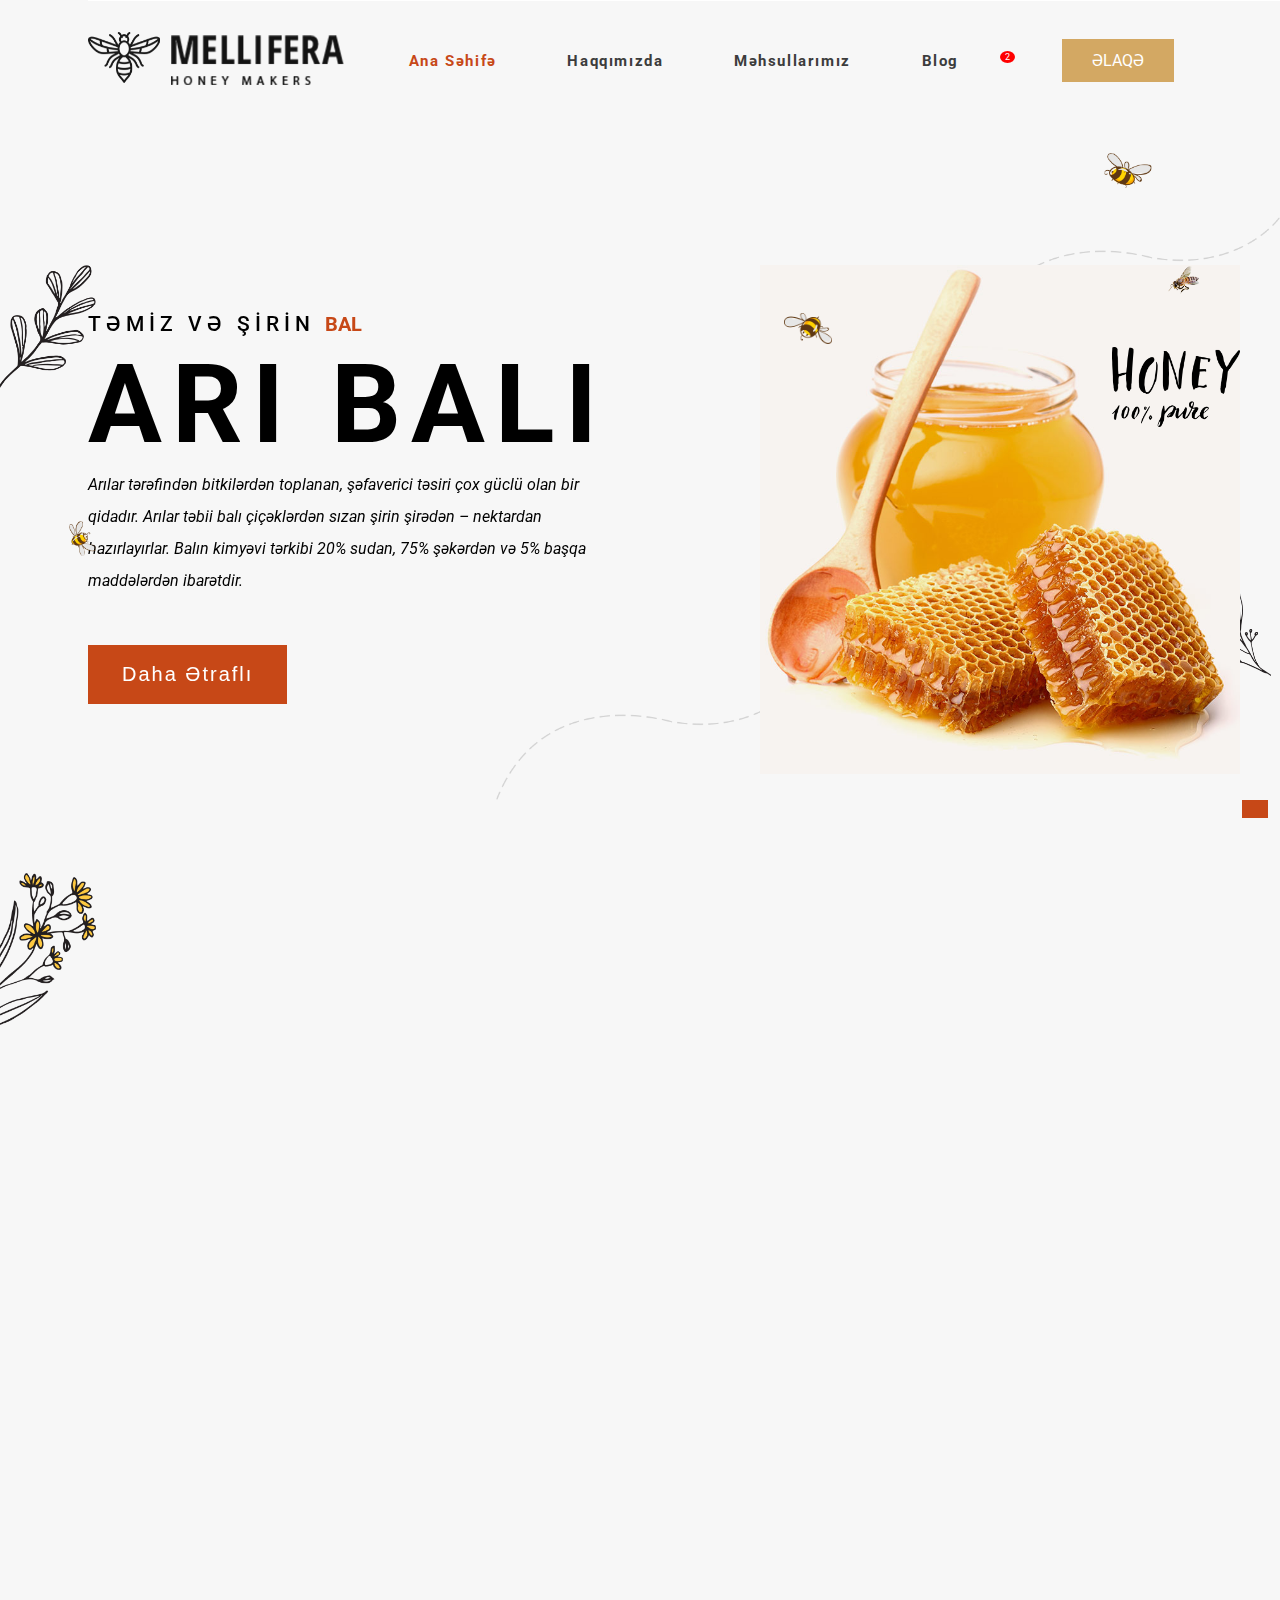
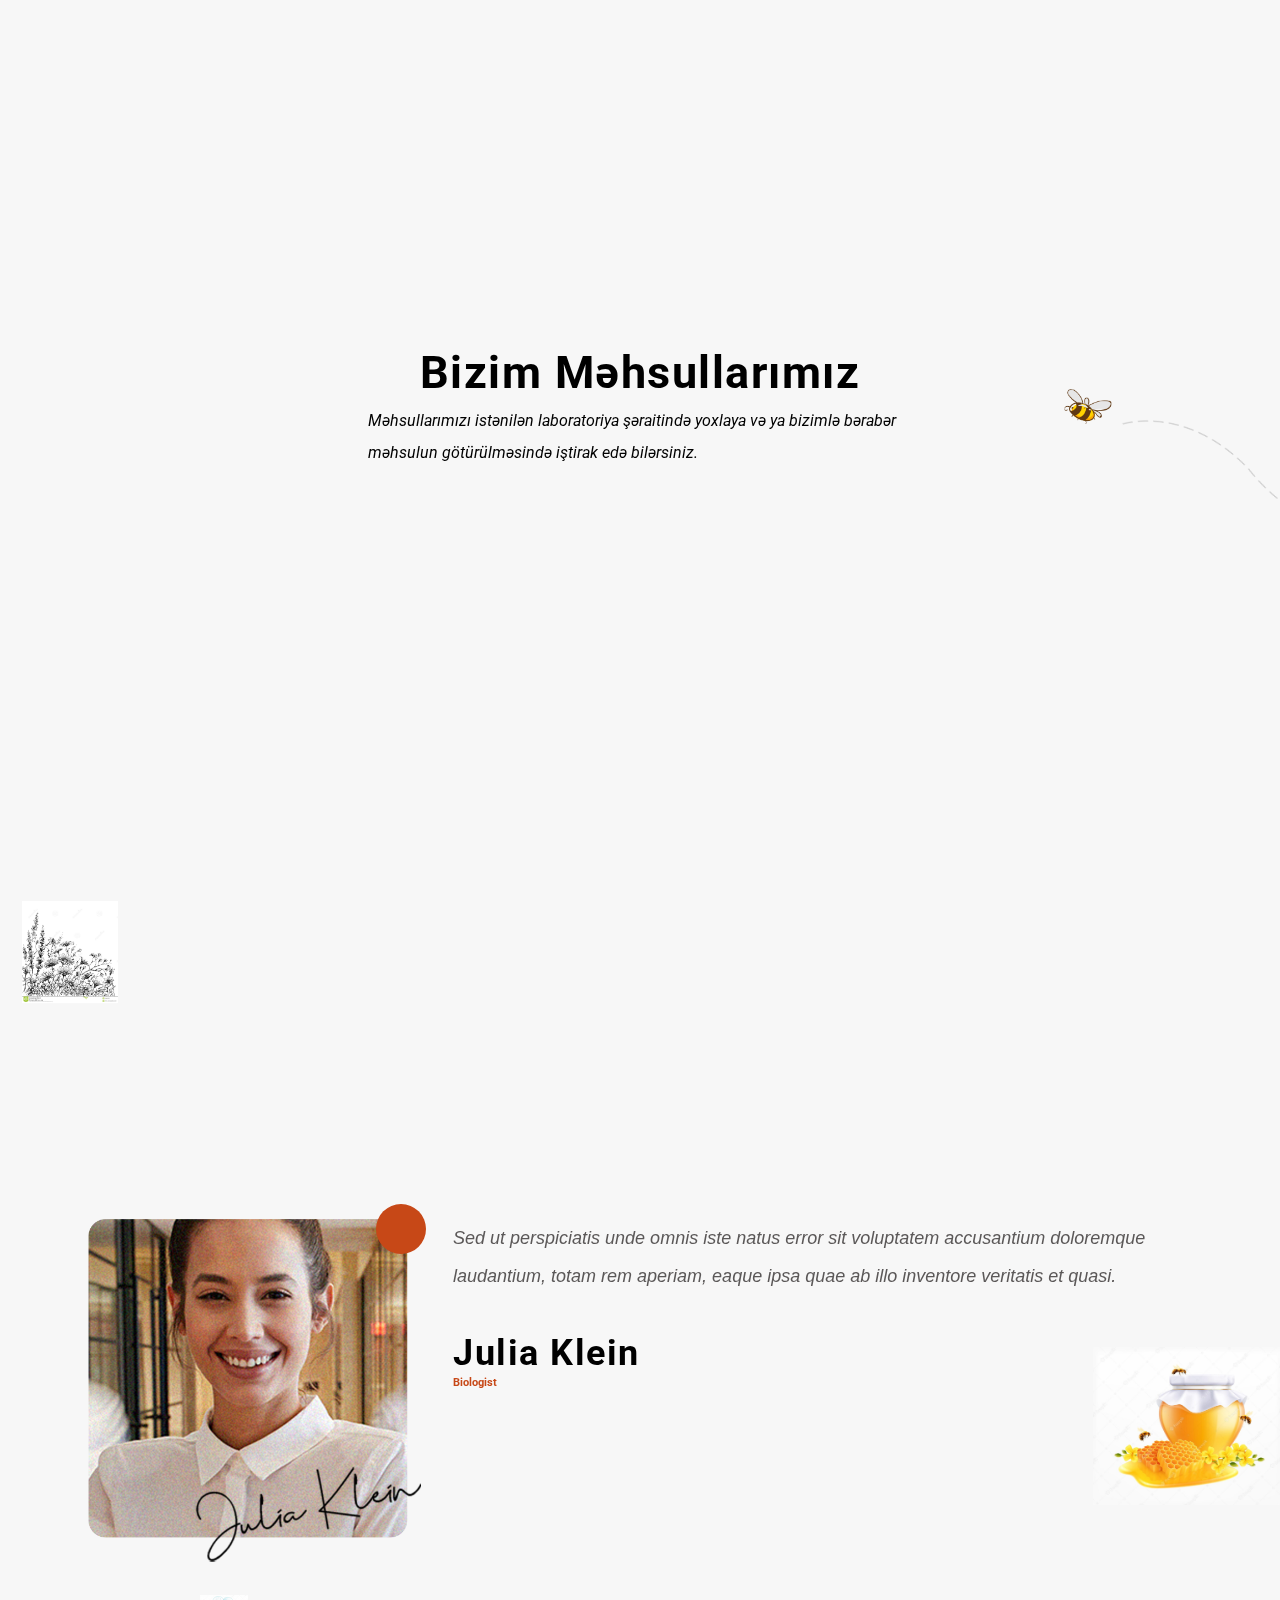
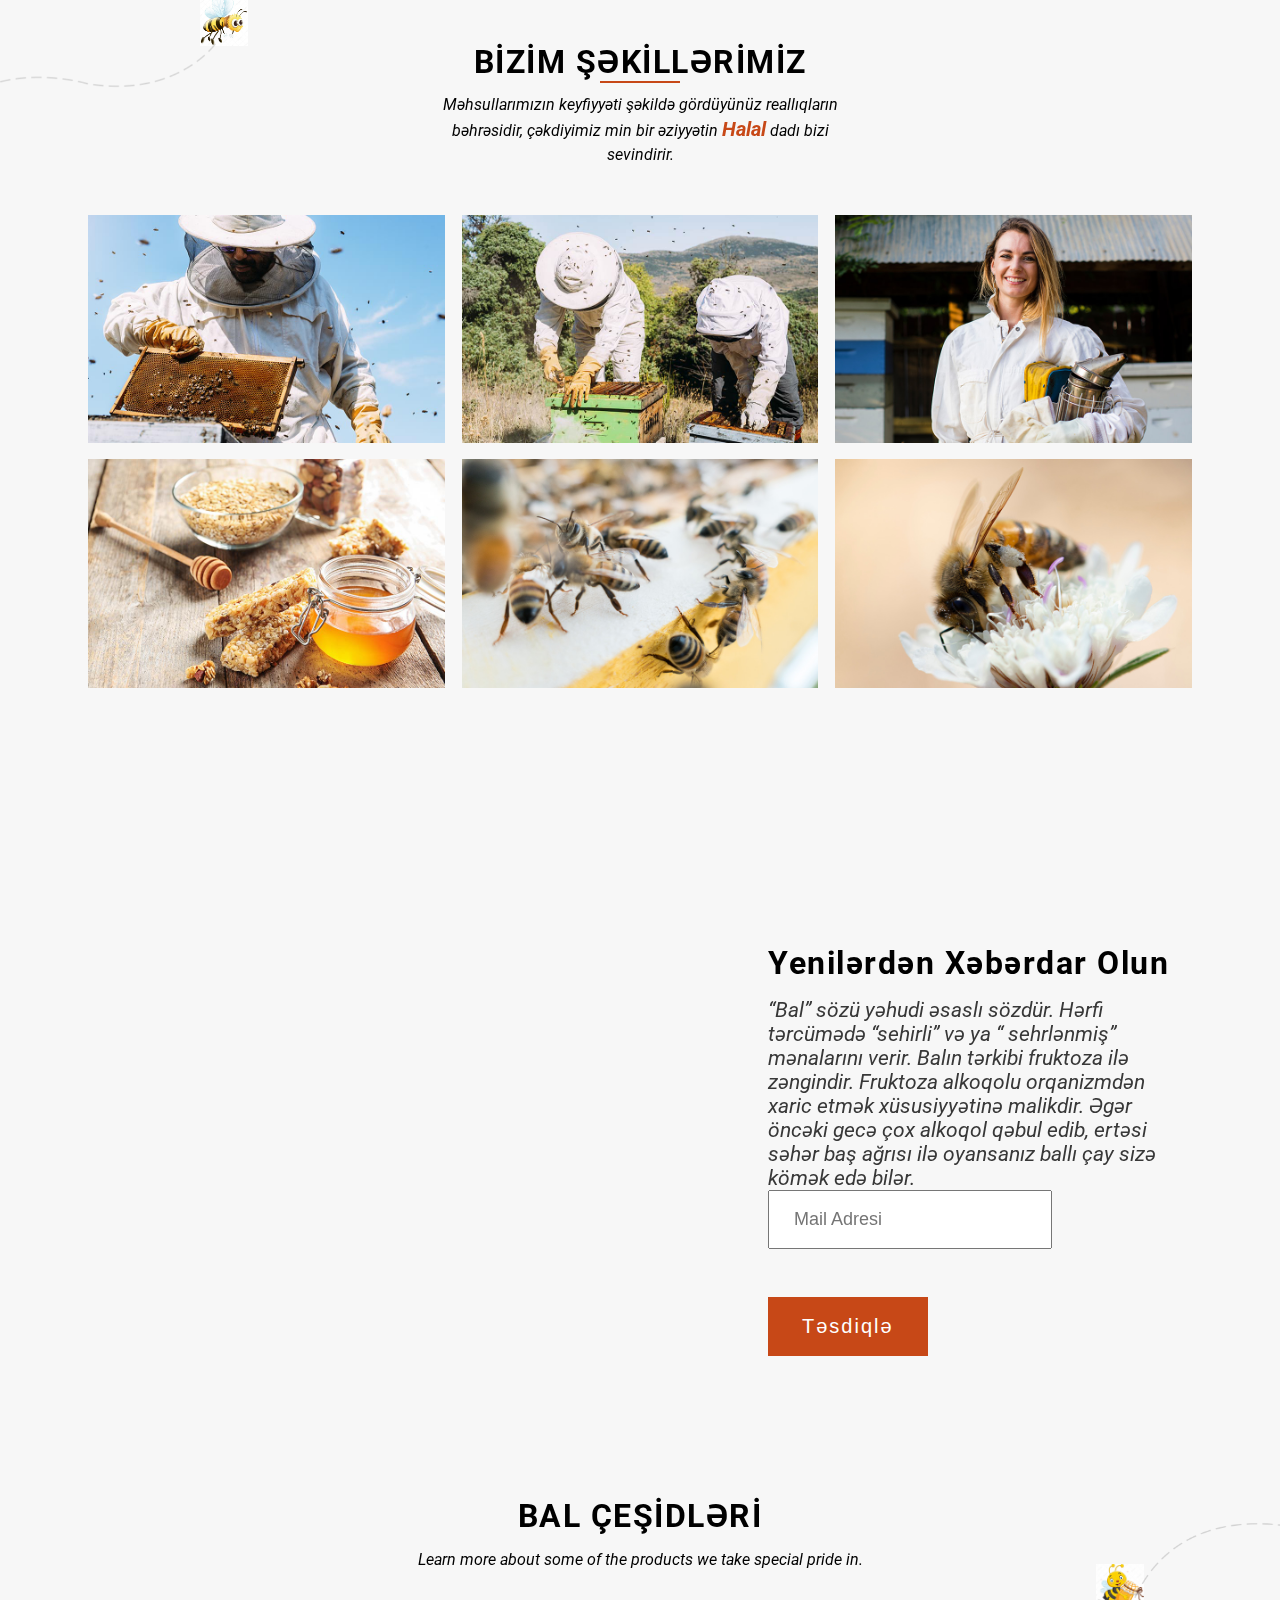
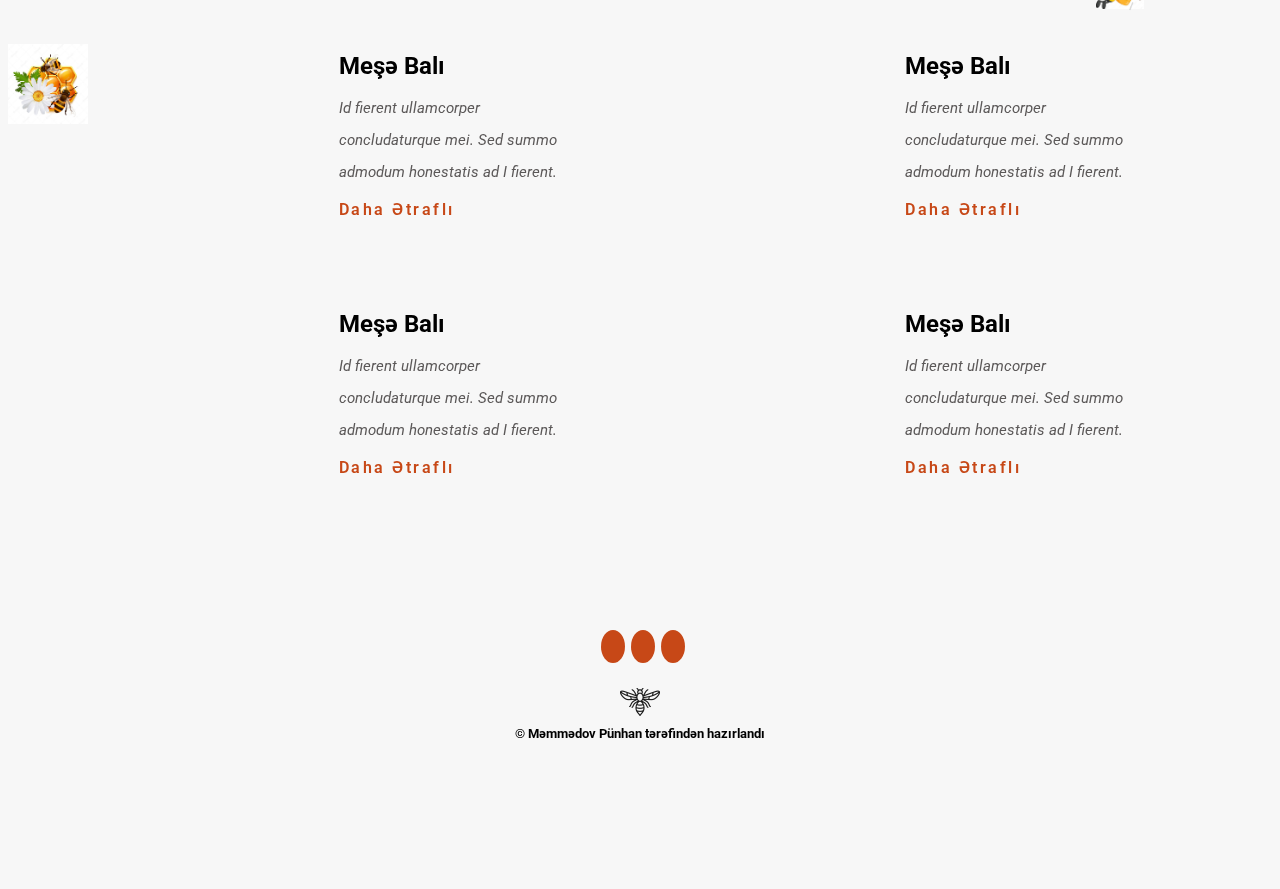
<file: index.html>
<!DOCTYPE html>
<html lang="en">

<head>
    <meta charset="UTF-8">
    <meta http-equiv="X-UA-Compatible" content="IE=edge">
    <meta name="viewport" content="width=device-width, initial-scale=1.0">
    <link rel="stylesheet" href="style.css">
    <link rel="stylesheet" href="https://site-assets.fontawesome.com/releases/v6.0.0/css/all.css">
    <link href="https://unpkg.com/aos@2.3.1/dist/aos.css" rel="stylesheet">
 
    <title>Arı balı</title>
    <link rel="shortcut icon" type="image/x-icon" href="favicon.icon">
</head>

<body>
    <!-- Header -->
    <header>
       <a href="#" data-aos="fade-up"> <div class="back-to-top">
        <span>
            <i class="fa-regular fa-angle-up"></i>
        </span>
    </div></a>
    <div class="container">
    <div class="sticky-header">
        
         <div class="header">
             <div class="header-image">
                 <a href="index.html" class="logo-link"><img src="image/b.png" alt="logo" class="logo"></a>
             </div>
             <nav class="navigation">
                 <ul class="menu-main">
                     <li class="menu-item"><a href="index.html"><span class="menu-text active">Ana Səhifə</span></a></li>
                     <li class="menu-item"><a href="about.html"><span class="menu-text">Haqqımızda</span></a></li>
                     <li class="menu-item"><a href="#"><span class="menu-text">Məhsullarımız</span> <div class="drop-icon"><i class="fa-solid fa-caret-right"></i></div></a>
                         <div class="dropdown">
                             <ul>
                                 <li class="dropdown-link"><a href="/product.html"><span class="menu-text">Arı
                                             Məhsulları</span></a></li>
                                 <li class="dropdown-link"><a href="technical.html"><span class="menu-text">Texniki
                                             avadanlıqlar</span></a></li>
                                 <div class="arrow"></div>
                             </ul>
                         </div>
                     </li>
                     <li class="menu-item"><a href="blog.html"><span class="menu-text">Blog</span></a></li>

                 </ul>
                 <div class="qodef-holder">
                     <div class="shop-icon">
                         <a href="cart.html" class="icon">
                             <span><i class="fa-regular fa-basket-shopping"></i></span>
                             <span class="numer-shop">2</span>
                         </a>

                         <div class="shop-show">
                             <div class="shop-header">
                                 <div class="shop-item">
                                     <div class="shop-item-img">
                                         <a href="#"><img src="image/honeybee.jpg" class="shop-item-image" alt=""></a>
                                     </div>
                                     <div class="shop-item-text">
                                       <a href="#"><p class="header-item-text">Şamsız Bal</p></a>
                                         <p class="price-shop-item">1 x 30 manat</p>
                                     </div>
                                     <div class="shop-close-delete"><i class="fa-solid fa-xmark"></i></div>
                                 </div>

                                 <div class="shop-item">
                                     <div class="shop-item-img">
                                         <a href="#"><img src="image/honeybee.jpg" class="shop-item-image" alt=""></a>
                                     </div>
                                     <div class="shop-item-text">
                                         <a href="#"><p class="header-item-text">Şamsız Bal</p></a>
                                         <p class="price-shop-item">1 x 30 manat</p>
                                     </div>
                                     <div class="shop-close-delete"><i class="fa-solid fa-xmark"></i></div>
                                 </div>
                                 <div class="shop-price">
                                     <p class="price-text">ÜMUMİ :</p>
                                     <p class="price-number">60 Manat</p>
                                 </div>
                                 <div class="shop-btn">
                                    <a href="cart.html"> <button class="btn-price btn-view">Səbətə Bax</button></a>
                                    <a href="order.html"> <button class="btn-price btn-oreder">Sifariş Et</button></a>
                                 </div>

                                 

                             </div>
                             
                         </div>
                     </div>
                   <a href="contact.html">  <div class="contact-info">ƏLAQƏ</div></a>
                 </div>
             </nav>

         </div>
         <div class="absoluty-menu-bar"><i class="fa-solid fa-bars"></i></div>
        
       
     </div>
    </div>
        <div class="container">
            <div class="relative-header">
              
                <div class="header">
                    <div class="header-image">
                        <a href="index.html" class="logo-link"><img src="image/b.png" alt="logo" class="logo"></a>
                    </div>
                    <nav class="navigation">
                        <ul class="menu-main">
                            <li class="menu-item"><a href="index.html"><span class="menu-text active">Ana Səhifə</span></a></li>
                            <li class="menu-item"><a href="about.html"><span class="menu-text">Haqqımızda</span></a></li>
                            <li class="menu-item"><a href="#"><span class="menu-text">Məhsullarımız</span> <div class="drop-icon"><i class="fa-solid fa-caret-right"></i></div></a>
                                <div class="dropdown">
                                    <ul>
                                        <li class="dropdown-link"><a href="product.html"><span class="menu-text">Arı
                                                    Məhsulları</span></a></li>
                                        <li class="dropdown-link"><a href="technical.html"><span class="menu-text">Texniki
                                                    avadanlıqlar</span></a></li>
                                        <div class="arrow"></div>
                                    </ul>
                                </div>
                            </li>
                            <li class="menu-item"><a href="blog.html"><span class="menu-text">Blog</span></a></li>
    
                        </ul>
                        <div class="qodef-holder">
                            <div class="shop-icon">
                                <a href="cart.html" class="icon">
                                    <span><i class="fa-regular fa-basket-shopping"></i></span>
                                    <span class="numer-shop">2</span>
                                </a>
    
                                <div class="shop-show">
                                    <div class="shop-header">
                                        <div class="shop-item">
                                            <div class="shop-item-img">
                                                <a href="cart.html"><img src="image/honeybee.jpg" class="shop-item-image" alt=""></a>
                                            </div>
                                            <div class="shop-item-text">
                                              <a href="cart.html"><p class="header-item-text">Şamsız Bal</p></a>
                                                <p class="price-shop-item">1 x 30 manat</p>
                                            </div>
                                            <div class="shop-close-delete"><i class="fa-solid fa-xmark"></i></div>
                                        </div>
    
                                        <div class="shop-item">
                                            <div class="shop-item-img">
                                                <a href="cart.html"><img src="image/honeybee.jpg" class="shop-item-image" alt=""></a>
                                            </div>
                                            <div class="shop-item-text">
                                                <a href="cart.html"><p class="header-item-text">Şamsız Bal</p></a>
                                                <p class="price-shop-item">1 x 30 manat</p>
                                            </div>
                                            <div class="shop-close-delete"><i class="fa-solid fa-xmark"></i></div>
                                        </div>
                                        <div class="shop-price">
                                            <p class="price-text">ÜMUMİ :</p>
                                            <p class="price-number">60 Manat</p>
                                        </div>
                                        <div class="shop-btn">
                                            <a href="cart.html"> <button class="btn-price btn-view">Səbətə Bax</button></a>
                                           <a href="order.html"> <button class="btn-price btn-oreder">Sifariş Et</button></a>
                                        </div>
    
                                        
    
                                    </div>
                                    
                                </div>
                            </div>
                         <a href="contact.html">  <div class="contact-info">ƏLAQƏ</div></a> 
                        </div>
                    </nav>
    
                </div>
                <div class="absoluty-menu-bar"><i class="fa-solid fa-bars"></i></div>
            </div>
          
          
        </div>

    </header>


    <!-- Header-body -->
    <div class="header-body" data-aos="fade-up">
        <!-- header-img -->
        <div class="absolute-left">
            <img src="image/flower.png" alt="" class="flower">
        </div>
        <div class="absolute-left-bottom">
            <img src="image/flower2.png" alt="" class="flower">
        </div>
        <div class="absolute-right">
            <img src="image/flower3.png" alt="" class="flower">
        </div>
        <div class="absolute-dotted-top">
            <img src="image/background.png" alt="" class="dotted">
        </div>
        <div class="absolute-dotted-bottom">
            <img src="image/background.png" alt="" class="dotted">
        </div>

        <div class="absolute-bee-right">
            <img src="image/bee2.png" class="bee-img" alt="">
        </div>
        <div class="absolute-bee-rfly">
            <img src="image/bee-run-removebg-preview.png" class="bee-fly" alt="">
        </div>
        <div class="absolute-bee-left">
            <img src="image/little bee.png" class="bee-img-little" alt="">
        </div>
        <div class="absolute-bee-bottom">
            <img src="image/bea-bottom.png" class="bee-img" alt="">
        </div>
        <!-- ----- -->
        <div class="container">
            <div class="col-body  body-col col-body-576">
                <div class="col-22">
                    <div class="col-text">
                        <sub>TƏMİZ VƏ ŞİRİN <strong>BAL</strong></sub>

                        <h2 class="h-bee">ARI BALI</h2>
                        <p class="text-em"> <em>Arılar tərəfindən bitkilərdən toplanan, şəfaverici təsiri çox güclü olan
                                bir qidadır.

                                Arılar təbii balı çiçəklərdən sızan şirin şirədən – nektardan hazırlayırlar. Balın
                                kimyəvi tərkibi 20% sudan, 75% şəkərdən və 5% başqa maddələrdən ibarətdir.
                            </em></p>

                        <a href="about.html"><button class="btn">Daha Ətraflı</button></a>
                    </div>
                </div>
                <div class="col-2  2-col">
                    <div class="col-image" data-aos="zoom-out-down"
                    data-aos-offset="300"
                    data-aos-duration="1100"
                    data-aos-easing="ease-in-sine" >
                        <img src="image/honey.jpg" alt="" class="honey-image">
                        <img src="image/text-honey.png" alt="" class="text-honey">
                    </div>
                </div>
            </div>
        </div>
    </div>

    <!-- Section1 -->
    <div class="section-one" >
        <div class="container">
            <div class="col-body">
                <div class="col-2">
                    <div class="inner" data-aos="fade-up"
                    data-aos-anchor-placement="top-center"
                    data-aos-offset="300"
                    data-aos-duration="1100"
                    data-aos-easing="ease-in-sine">
                        <div class="inner-image">
                            <img src="image/beehive.jpg" alt="" class="beehive">
                            <div class="absoluty-play">
                                <i class="fa-solid fa-play"></i>
                            </div>
                        </div>
                        <div class="inner-Text">
                            <h3>Bizim Missiyamız</h3>
                            <p class="inner-info">The bees live as they naturally would and their benefits reach more
                                people. Our goal is to raise San Diego’s bee population throughout the city and at the
                                same time spread awareness among the community.
                                <br> <br>
                                Our hope is that these backyard hives will facilitate a dialogue among neighbours,
                                friends, family and the community at large about the huge importance of bees.</p>
                        </div>
                        <div class="signature-image">
                            <img src="image/signuture.png" alt="" class="signature">
                        </div>
                    </div>

                    <!-- iframe-video -->
                   <div class="iframe-page-parent">
                    <div class="mfp-bg"></div>
                    <div class="iframe-page">
                        
                        <div class="iframe-page-inner">
                            <div class="div-iframe-icon-resize">
                            <div class="close-iframe-icon">
                                <i class="fa-solid fa-xmark"></i>
                            </div>
                            <iframe title="vimeo-player" src="https://player.vimeo.com/video/44384072?h=e30c75ba69" width="940" height="860" frameborder="0" ></iframe>
                        </div>
                    </div>
                    </div>
                </div>
                </div>
                <div class="col-2" data-aos="fade-up"
                data-aos-anchor-placement="top-center"
                data-aos-offset="300"
                data-aos-duration="1100"
                data-aos-easing="ease-in-sine">
                    <h3>NEWS</h3>
                    <div class="inner-row">
                        <div class="col-4-hover">
                            <small class="date-text">MAY 14, 2020</small>
                            <a href="news.html" class="h4">
                                <h4>SWEET HONEY PACKS FRESH RAW AND UNFILTERED</h4>
                            </a>
                            <p>Duis aute irure dolor in reprehenderit in voluptate velit esse cillum dolore eu fugiat
                                nulla pariatur officia des.</p>
                        </div>

                        <div class="col-4-hover">
                            <small class="date-text">MAY 14, 2020</small>
                            <a href="news.html" class="h4">
                                <h4>SWEET HONEY PACKS FRESH RAW AND UNFILTERED</h4>
                            </a>
                            <p>Duis aute irure dolor in reprehenderit in voluptate velit esse cillum dolore eu fugiat
                                nulla pariatur officia des.</p>
                        </div>

                        <div class="col-4-hover">
                            <small class="date-text">MAY 14, 2020</small>
                            <a href="news.html" class="h4">
                                <h4>SWEET HONEY PACKS FRESH RAW AND UNFILTERED</h4>
                            </a>
                            <p>Duis aute irure dolor in reprehenderit in voluptate velit esse cillum dolore eu fugiat
                                nulla pariatur officia des.</p>
                        </div>

                    </div>
                </div>
            </div>

            <!-- Section-2   -->
            <div class="section-two">

                <div class="container">
                    <div class="col-body-row">
                        <div class="absoluty-sectiont-two-header">

                            <img src="image/bee2.png" alt="" class="bee-img">
                        </div>
                        <div class="absoluty-section-two-dotted">
                            <img src="image/background.png" class="dotted" alt="">
                        </div>
                        <div class="absoluty-section-two-flower-bee">
                            <img src="image/flowersss.jpg" class="flower">
                        </div>
                        <div class="col-6">
                            <div class="info-col-6">
                                <h1 class="product-h1">Bizim Məhsullarımız</h1>
                                <p class="products-text">
                                    <em>Məhsullarımızı istənilən laboratoriya şəraitində yoxlaya və ya bizimlə
                                        bərabər məhsulun götürülməsində iştirak edə bilərsiniz.</em>
                                </p>
                            </div>
                        </div>
                        <div class="col-6">

                            <div class="col-4">
                                <a href="" class="shop-href" >
                                    <div class="shop-sell" data-aos="fade-up"
                                    data-aos-offset="300"
                                    data-aos-duration="1100"
                                    >
                                        <div class="bee-image-box">
                                            <img src="image/candle.jpg" alt="" class="shop-image">
                                        </div>

                                        <h3 class="shop-title">Şam Balı</h3>
                                        <span class="price-text">$10.00</span>
                                        <p class="info-text">
                                            <em>Lorem ipsum dolor sit amet consectetur adipisicing elit. Voluptatum a
                                                numquam nemo voluptas. Error, doloremque.</em>
                                        </p>

                                        <a href="#">
                                            <div class="shop-add">
                                                <p class="shop-add-text"><i
                                                        class="fa-light fa-cart-arrow-down shop-add"></i> Səbətə Əlavə
                                                    Et</p>
                                            </div>
                                        </a>

                                    </div>
                                </a>
                            </div>

                            <div class="col-4">
                                <a href="" class="shop-href">
                                    <div class="shop-sell" data-aos="fade-up"
                                    data-aos-offset="300"
                                    data-aos-duration="1100"
                                   >
                                        <div class="bee-image-box">
                                            <img src="image/honeybee.jpg" alt="" class="shop-image">
                                        </div>

                                        <h3 class="shop-title">Şam Balı</h3>
                                        <span class="price-text">$10.00</span>
                                        <p class="info-text">
                                            <em>Lorem ipsum dolor sit amet consectetur adipisicing elit. Voluptatum a
                                                numquam nemo voluptas. Error, doloremque.</em>
                                        </p>

                                        <a href="#">
                                            <div class="shop-add">
                                                <p class="shop-add-text"><i
                                                        class="fa-light fa-cart-arrow-down shop-add"></i> Səbətə Əlavə
                                                    Et</p>
                                            </div>
                                        </a>

                                    </div>
                                </a>
                            </div>

                            <div class="col-4">
                                <a href="" class="shop-href">
                                    <div class="shop-sell" data-aos="fade-up"
                                    data-aos-offset="300"
                                    data-aos-duration="1100"
                                   >
                                        <div class="bee-image-box">
                                            <img src="image/honeybeeyellow.jpg" alt="" class="shop-image">
                                        </div>

                                        <h3 class="shop-title">Şam Balı</h3>
                                        <span class="price-text">$10.00</span>
                                        <p class="info-text">
                                            <em>Lorem ipsum dolor sit amet consectetur adipisicing elit. Voluptatum a
                                                numquam nemo voluptas. Error, doloremque.</em>
                                        </p>
                                        <a href="#">
                                            <div class="shop-add">
                                                <p class="shop-add-text"><i
                                                        class="fa-light fa-cart-arrow-down shop-add"></i> Səbətə Əlavə
                                                    Et</p>
                                            </div>
                                        </a>
                                    </div>
                                </a>
                            </div>
                        </div>
                    </div>
                </div>
            </div>
            <div class="section-three">
                <div class="absoluty-section-three-honey">
                    <img src="image/honeyilis.jpg" class="honey-image-section">
                </div>
                <div class="container">
                    <div class="slider">
                        <!-- <div class="slider-img">
                            <img src="image/girl two.png" class="slider-image" alt="">
                            <p class="mark"><i class="fa-regular fa-quote-right"></i></p>
                        </div>
                        <div class="slider-text">
                            <em class="slider-txt">
                                "Sed ut perspiciatis unde omnis iste natus error sit voluptatem accusantium doloremque
                                laudantium, totam rem aperiam, eaque ipsa quae ab illo inventore veritatis et quasi."
                                JULIA KLEIN
                                BIOLOGIST
                                a
                                “The first step to becoming a successful beekeeper is to learn as much as you can about
                                the bees themselves. Beehives require management and good stewardship, which take
                                time.”</em>
                            <h3>ANNA MORIBALDI</h3>
                            <h5 class="slider-h">HONEY LOVER</h5>
                        </div> -->
                    </div>
                </div>
            </div>
            <div class="section-four">
               <div class="modal" id="myModal">
                   <div class="modal-inner">
                       <div class="close-img-icon">
                   <span class="close">&times;</span>
                   <img class="modal-content" id="img01">
                </div>
                   <button class="mf-pro pro-right"><i class="fa-solid fa-chevron-right"></i></button>
                   <button class="mf-pro pro-left"><i class="fa-solid fa-chevron-left"></i></button>
                </div>
               </div>    
                 
                <div class="absoluty-sectiont-four-bee">

                    <img src="image/bee-creative.jpg" alt="" class="bee-img-rotate">
                </div>
                <div class="absoluty-section-four-dotted">
                    <img src="image/background.png" class="dotted" alt="">
                </div>
                <div class="container">
                    <div class="section-galery">
                        <div class="col-body-row">
                            <div class="col-6">
                                <div class="galery-text-box">
                                    <h1 class="galery-text-h1">BİZİM ŞƏKİLLƏRİMİZ</h1>
                                    <p class="galery-text"><i>Məhsullarımızın keyfiyyəti şəkildə gördüyünüz reallıqların
                                            bəhrəsidir,
                                            çəkdiyimiz min bir əziyyətin <strong>Halal</strong> dadı bizi sevindirir.
                                        </i></p>
                                </div>
                            </div>
                            <div class="galery-col-6">
                                <div class="col-4">
                                    <div class="galery-image">
                                        <img src="image/manramka.jpg" class="galery-img" alt="">
                                    </div>
                                </div>
                                <div class="col-4">
                                    <div class="galery-image">
                                        <img src="image/manswomanbee.jpg" class="galery-img" alt="">
                                    </div>
                                </div>
                                <div class="col-4">
                                    <div class="galery-image">
                                        <img src="image/girlbee.jpg" class="galery-img" alt="">
                                    </div>
                                </div>
                                <div class="col-4">
                                    <div class="galery-image">
                                        <img src="image/honeyss.jpg" class="galery-img" alt="">
                                    </div>
                                </div>
                                <div class="col-4">
                                    <div class="galery-image">
                                        <img src="image/bees.jpg" class="galery-img" alt="">
                                    </div>
                                </div>
                                <div class="col-4">
                                    <div class="galery-image">
                                        <img src="image/h1-img9-1.jpg" class="galery-img" alt="">
                                    </div>
                                </div>
                            </div>
                        </div>
                    </div>
                </div>
            </div>

            <div class="section-five">
                <div class="container">
                    <div class="col-body">
                        <div class="col-6">
                            <div class="mail-image" data-aos="zoom-in"
                            data-aos-offset="300"
                            data-aos-duration="1000"
                            data-aos-easing="ease-in-sine">
                                <img src="image/beeoxlo.png" alt="" class="mail-img">
                            </div>
                        </div>
                        <div class="col-6">
                            <div class="mail-info">
                                <h1>Yenilərdən Xəbərdar Olun</h1>
                                <p class="mail-text"><i>“Bal” sözü yəhudi əsaslı sözdür. Hərfi tərcümədə “sehirli” və ya “ sehrlənmiş” mənalarını verir. Balın tərkibi fruktoza ilə zəngindir.

                                    Fruktoza alkoqolu orqanizmdən xaric etmək xüsusiyyətinə malikdir. Əgər öncəki gecə çox alkoqol qəbul edib, ertəsi səhər baş ağrısı ilə oyansanız ballı çay sizə kömək edə bilər.</i></p>
                                <div class="mail">
                                    <input type="text" class="mail-input" placeholder="Mail Adresi">
                                    <button class="btn">Təsdiqlə</button>
                                     <div class="mail-absoluty">
                                         <p class="mail-succes">Mailiniz uğurla qeyd olundu</p>
                                         <p class="mail-error">Mailinizi Girin!</p>
                                         
                                     </div>
                                </div>
                            </div>
                        </div>
                    </div>
                </div>
            </div>
            <div class="section-sex">
                <div class="container">

                    <div class="absoluty-sectiont-sex-bee">

                        <img src="image/honeybeebank.jpg" alt="" class="bee-img-rotate">
                    </div>
                    <div class="absoluty-section-six-dotted">
                        <img src="image/background.png" class="dotted" alt="">
                    </div>
                    <div class="absoluty-section-sex-bees">
                        <img src="image/vbee.jpg" class="vbess" alt="">
                    </div>


                    <div class="typesofhoney">
                        <h1>BAL ÇEŞİDLƏRİ </h1>
                        <p class="type"><i>Learn more about some of the products we take special pride in. </i></p>
                    </div>

                    <div class="col-body-types">
                        <a href="news.html">
                        <div class="col-6-type">
                            <div class="type-col">
                                <div class="type-img" data-aos="fade-up"
                            data-aos-offset="300"
                            data-aos-duration="1500"
                            data-aos-easing="ease-in-sine"
                            data-aos-anchor-placement="top-bottom">
                                    <img src="image/honeynatural.png" class="typeimages" alt="">
                                </div>
                                <div class="type-text">
                                    <h2>Meşə Balı</h2>
                                <p class="type-text"><em> Id fierent ullamcorper concludaturque mei. Sed summo admodum honestatis ad I fierent.</em></p>

                                <span class="more">Daha Ətraflı <i class="fa-solid fa-caret-right"></i></span>

                                </div>
                            </div>

                        </div>
                    </a>

                    <a href="news.html">
                        <div class="col-6-type">
                            <div class="type-col">
                                <div class="type-img" data-aos="fade-up"
                            data-aos-offset="300"
                            data-aos-duration="1500"
                            data-aos-easing="ease-in-sine"
                            data-aos-anchor-placement="top-bottom">
                                    <img src="image/honeynatural.png" class="typeimages" alt="">
                                </div>
                                <div class="type-text">
                                    <h2>Meşə Balı</h2>
                                <p class="type-text"><em> Id fierent ullamcorper concludaturque mei. Sed summo admodum honestatis ad I fierent.</em></p>

                                <span class="more">Daha Ətraflı <i class="fa-solid fa-caret-right"></i></span>

                                </div>
                            </div>

                        </div>
                    </a>


                    <a href="news.html">
                        <div class="col-6-type">
                            <div class="type-col">
                                <div class="type-img" data-aos="fade-up"
                            data-aos-offset="300"
                            data-aos-duration="1500"
                            data-aos-easing="ease-in-sine"
                            data-aos-anchor-placement="top-bottom">
                                    <img src="image/honeynatural.png" class="typeimages" alt="">
                                </div>
                                <div class="type-text">
                                    <h2>Meşə Balı</h2>
                                <p class="type-text"><em> Id fierent ullamcorper concludaturque mei. Sed summo admodum honestatis ad I fierent.</em></p>

                                <span class="more">Daha Ətraflı <i class="fa-solid fa-caret-right"></i></span>

                                </div>
                            </div>

                        </div>
                    </a>

                    <a href="news.html">
                        <div class="col-6-type">
                            <div class="type-col">
                                <div class="type-img" data-aos="fade-up"
                            data-aos-offset="300"
                            data-aos-duration="1500"
                            data-aos-easing="ease-in-sine"
                            data-aos-anchor-placement="top-bottom">
                                    <img src="image/honeynatural.png" class="typeimages" alt="">
                                </div>
                                <div class="type-text">
                                    <h2>Meşə Balı</h2>
                                <p class="type-text"><em> Id fierent ullamcorper concludaturque mei. Sed summo admodum honestatis ad I fierent.</em></p>

                                <span class="more">Daha Ətraflı <i class="fa-solid fa-caret-right"></i></span>

                                </div>
                            </div>

                        </div>
                    </a>

                        
                    </div>

                </div>
            </div>

            <!-- footer -->
            <footer  >
                <div class="absoluty-footer-bees"  
                data-aos="fade-up"
     data-aos-duration="3000">

                    <img src="image/footer-footer.png" alt="" class="footer-footer">
                </div>
                <div class="absoluty-footer-right"
                data-aos="fade-up"
     data-aos-duration="3000"> 

                    <img src="image/flower-right.jpg" alt="" class="footer-footer"
                   >
                </div>

                <div class="container">
                    <div class="footer-row">
                       <div class="icons-site">
                           <a href="" class="icon-sosial"><i class="fa-brands fa-facebook-f"></i></a>
                           <a href="" class="icon-sosial"><i class="fa-brands fa-instagram"></i></a>
                           <a href="" class="icon-sosial"><i class="fa-brands fa-twitter"></i></a>
                       </div> 
                       <div class="absoluty-footer-flower">

                        <img src="image/Footer-png3.png" alt="" class="footer-flower">
                    </div>
                       <div class="authorby">
                           <h5>©  Məmmədov Pünhan tərəfindən hazırlandı</h5>
                       </div>
                    </div>
                </div>
            </footer>


            <script src="index.js"></script>
            <script src="https://unpkg.com/aos@2.3.1/dist/aos.js"></script>

            <script>
                AOS.init();
              </script>
</body>

</html>
</file>
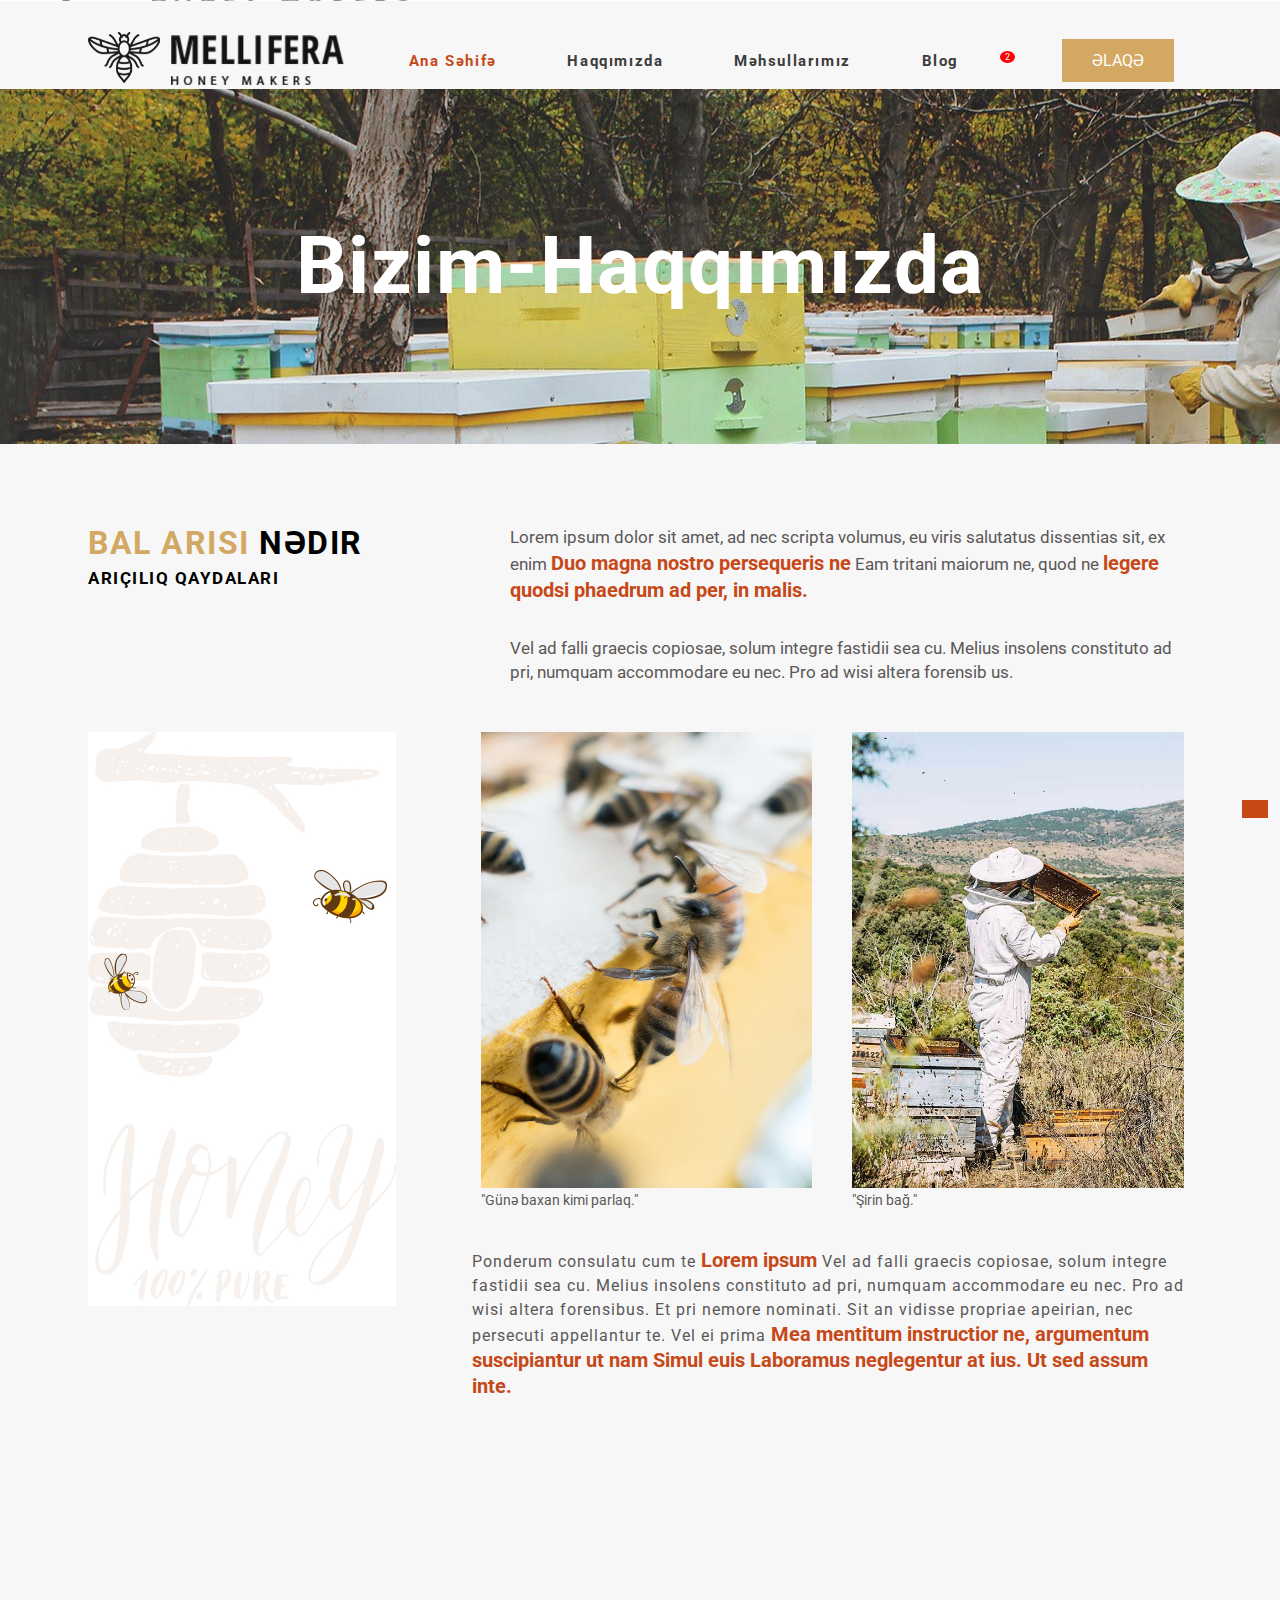
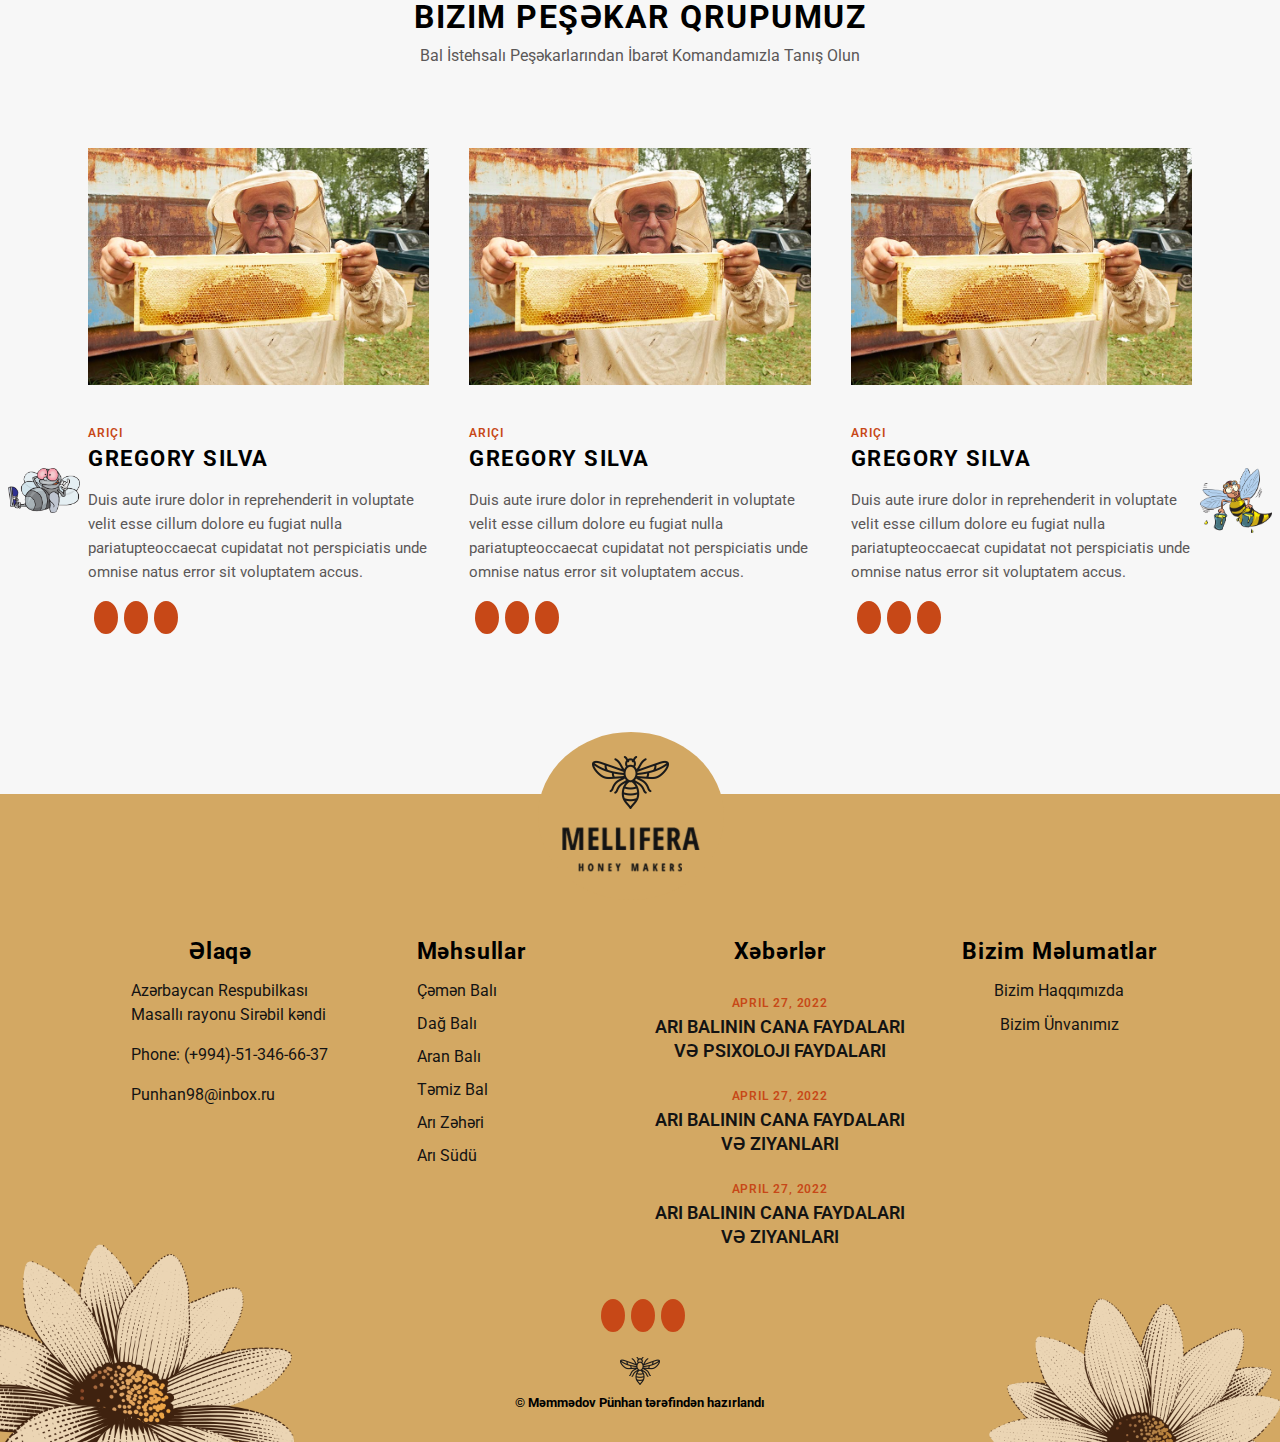
<file: about.html>
<!DOCTYPE html>
<html lang="en">

<head>
    <meta charset="UTF-8">
    <meta http-equiv="X-UA-Compatible" content="IE=edge">
    <meta name="viewport" content="width=device-width, initial-scale=1.0">
    <link rel="stylesheet" href="style.css">
    <link rel="stylesheet" href="https://site-assets.fontawesome.com/releases/v6.0.0/css/all.css">
    <link href="https://unpkg.com/aos@2.3.1/dist/aos.css" rel="stylesheet">
    <link rel="stylesheet" href="/css/product.css">
    <link rel="stylesheet" href="css/cart.css">
    <link rel="stylesheet" href="css/about.css">
   
    <title>Arı balı</title>
    <link rel="shortcut icon" type="image/x-icon" href="favicon.icon">
</head>
<body>

    <!-- Header -->
    <header>
        <a href="#" data-aos="fade-up"> <div class="back-to-top">
         <span>
             <i class="fa-regular fa-angle-up"></i>
         </span>
     </div></a>
     <div class="sticky-header">
         <div class="container">
          <div class="header">
              <div class="header-image">
                  <a href="index.html" class="logo-link"><img src="image/b.png" alt="logo" class="logo"></a>
              </div>
              <nav class="navigation">
                  <ul class="menu-main">
                      <li class="menu-item"><a href="index.html"><span class="menu-text active">Ana Səhifə</span></a></li>
                      <li class="menu-item"><a href="about.html"><span class="menu-text">Haqqımızda</span></a></li>
                      <li class="menu-item"><a href="#"><span class="menu-text">Məhsullarımız</span> <div class="drop-icon"><i class="fa-solid fa-caret-right"></i></div></a>
                          <div class="dropdown">
                              <ul>
                                  <li class="dropdown-link"><a href="/product.html"><span class="menu-text">Arı
                                              Məhsulları</span></a></li>
                                  <li class="dropdown-link"><a href="technical.html"><span class="menu-text">Texniki
                                              avadanlıqlar</span></a></li>
                                  <div class="arrow"></div>
                              </ul>
                          </div>
                      </li>
                      <li class="menu-item"><a href="blog.html"><span class="menu-text">Blog</span></a></li>
 
                  </ul>
                  <div class="qodef-holder">
                      <div class="shop-icon">
                          <a href="cart.html" class="icon">
                              <span><i class="fa-regular fa-basket-shopping"></i></span>
                              <span class="numer-shop">2</span>
                          </a>
 
                          <div class="shop-show">
                              <div class="shop-header">
                                  <div class="shop-item">
                                      <div class="shop-item-img">
                                          <a href="#"><img src="image/honeybee.jpg" class="shop-item-image" alt=""></a>
                                      </div>
                                      <div class="shop-item-text">
                                        <a href="#"><p class="header-item-text">Şamsız Bal</p></a>
                                          <p class="price-shop-item">1 x 30 manat</p>
                                      </div>
                                      <div class="shop-close-delete"><i class="fa-solid fa-xmark"></i></div>
                                  </div>
 
                                  <div class="shop-item">
                                      <div class="shop-item-img">
                                          <a href="#"><img src="image/honeybee.jpg" class="shop-item-image" alt=""></a>
                                      </div>
                                      <div class="shop-item-text">
                                          <a href="#"><p class="header-item-text">Şamsız Bal</p></a>
                                          <p class="price-shop-item">1 x 30 manat</p>
                                      </div>
                                      <div class="shop-close-delete"><i class="fa-solid fa-xmark"></i></div>
                                  </div>
                                  <div class="shop-price">
                                      <p class="price-text">ÜMUMİ :</p>
                                      <p class="price-number">60 Manat</p>
                                  </div>
                                  <div class="shop-btn">
                                     <a href="cart.html"> <button class="btn-price btn-view">Səbətə Bax</button></a>
                                     <a href="order.html"> <button class="btn-price btn-oreder">Sifariş Et</button></a>
                                  </div>
 
                                  
 
                              </div>
                              
                          </div>
                      </div>
                    <a href="contact.html">  <div class="contact-info">ƏLAQƏ</div></a>
                  </div>
              </nav>
 
          </div>
         </div>
      </div>
        <div class="container">
       
        </div>
         <div class="container">
             <div class="relative-header">
               
                 <div class="header">
                     <div class="header-image">
                         <a href="index.html" class="logo-link"><img src="image/b.png" alt="logo" class="logo"></a>
                     </div>
                     <nav class="navigation">
                         <ul class="menu-main">
                             <li class="menu-item"><a href="index.html"><span class="menu-text active">Ana Səhifə</span></a></li>
                             <li class="menu-item"><a href="about.html"><span class="menu-text">Haqqımızda</span></a></li>
                             <li class="menu-item"><a href="#"><span class="menu-text">Məhsullarımız</span> <div class="drop-icon"><i class="fa-solid fa-caret-right"></i></div></a>
                                 <div class="dropdown">
                                     <ul>
                                         <li class="dropdown-link"><a href="product.html"><span class="menu-text">Arı
                                                     Məhsulları</span></a></li>
                                         <li class="dropdown-link"><a href="technical.html"><span class="menu-text">Texniki
                                                     avadanlıqlar</span></a></li>
                                         <div class="arrow"></div>
                                     </ul>
                                 </div>
                             </li>
                             <li class="menu-item"><a href="blog.html"><span class="menu-text">Blog</span></a></li>
     
                         </ul>
                         <div class="qodef-holder">
                             <div class="shop-icon">
                                 <a href="cart.html" class="icon">
                                     <span><i class="fa-regular fa-basket-shopping"></i></span>
                                     <span class="numer-shop">2</span>
                                 </a>
     
                                 <div class="shop-show">
                                     <div class="shop-header">
                                         <div class="shop-item">
                                             <div class="shop-item-img">
                                                 <a href="cart.html"><img src="image/honeybee.jpg" class="shop-item-image" alt=""></a>
                                             </div>
                                             <div class="shop-item-text">
                                               <a href="cart.html"><p class="header-item-text">Şamsız Bal</p></a>
                                                 <p class="price-shop-item">1 x 30 manat</p>
                                             </div>
                                             <div class="shop-close-delete"><i class="fa-solid fa-xmark"></i></div>
                                         </div>
     
                                         <div class="shop-item">
                                             <div class="shop-item-img">
                                                 <a href="cart.html"><img src="image/honeybee.jpg" class="shop-item-image" alt=""></a>
                                             </div>
                                             <div class="shop-item-text">
                                                 <a href="cart.html"><p class="header-item-text">Şamsız Bal</p></a>
                                                 <p class="price-shop-item">1 x 30 manat</p>
                                             </div>
                                             <div class="shop-close-delete"><i class="fa-solid fa-xmark"></i></div>
                                         </div>
                                         <div class="shop-price">
                                             <p class="price-text">ÜMUMİ :</p>
                                             <p class="price-number">60 Manat</p>
                                         </div>
                                         <div class="shop-btn">
                                             <a href="cart.html"> <button class="btn-price btn-view">Səbətə Bax</button></a>
                                            <a href="order.html"> <button class="btn-price btn-oreder">Sifariş Et</button></a>
                                         </div>
     
                                         
     
                                     </div>
                                     
                                 </div>
                             </div>
                          <a href="contact.html">  <div class="contact-info">ƏLAQƏ</div></a> 
                         </div>
                     </nav>
     
                 </div>
                 <div class="absoluty-menu-bar"><i class="fa-solid fa-bars"></i></div>
             </div>
           
           
         </div>
 
     </header>


       <!-- PRODUCT_SHOP_IMAGE -->
       <div class="product-shop-header">
        <div class="shop-image">
            <div class="container">
                <div class="product-shop-text">
                <h1 class="product-h1">Bizim-Haqqımızda</h1>
            </div>
            </div>
        </div>
    </div>

<!-- about-us section -->
<div class="aboutus-section">
    <div class="container">
        <div class="about-header-text">
            <div class="about-row">
                <div class="col-left-6">
                    <div class="about-text-title">
                        <h1 class="about-h1"><span>Bal Arısı</span> Nədir</h1>
                        <h3 class="about-h3">Arıçılıq Qaydaları</h3>
                    </div>
                </div>

                <div class="col-right-6">
 
                    <div class="about-right-text">
                        <p class="about-right-text-top">
                            Lorem ipsum dolor sit amet, ad nec scripta volumus, eu viris salutatus dissentias sit, ex enim
                            <strong class="right-text-top"> Duo magna nostro persequeris ne</strong> Eam tritani maiorum ne, quod ne <strong class="right-text-top">legere quodsi phaedrum ad per, in malis.</strong>

                        </p>
                        <p class="about-right-bottom">
                            Vel ad falli graecis copiosae, solum integre fastidii sea cu. Melius insolens constituto ad pri, numquam accommodare eu nec. Pro ad wisi altera forensib us.
                        </p>
                    </div>
                </div>
            </div>
        </div>

        <div class="about-image-collection">
            <div class="about-row">
                <div class="about-image-left">
                    <img src="image/h2-img-3.jpg" alt="" class="about-image-src">
                </div>
                <div class="about-image-middle">
                    <img src="image/h2-img-1.jpg" alt="" class="about-image-middle-src image-sec">
                    <figcaption>"Günə baxan kimi parlaq."</figcaption>
                </div>
                <div class="about-image-right">
                    <img src="image/h2-img-2.jpg" alt="" class="about-image-right-src image-sec">
                     <figcaption>"Şirin bağ."</figcaption>
                </div>
            </div>
            <div class="about-image-bottom">
                <p class="about-image-bottom-right">
                    Ponderum consulatu cum te <strong>Lorem ipsum</strong> Vel ad falli graecis copiosae, solum integre fastidii sea cu. Melius insolens constituto ad pri, numquam accommodare eu nec. Pro ad wisi altera forensibus. Et pri nemore nominati. Sit an vidisse propriae apeirian, nec persecuti appellantur te. Vel ei prima <strong>Mea mentitum instructior ne, argumentum suscipiantur ut nam Simul euis Laboramus neglegentur at ius. Ut sed assum inte.</strong>
                </p>
            </div>
        </div>

        <div class="our-team-info">
            <div class="our-team-header-text">
                <h1>Bizim Peşəkar Qrupumuz</h1>
                <p class="our-header-little-text">Bal İstehsalı Peşəkarlarından İbarət Komandamızla Tanış Olun</p>
            </div>
        </div>

        <div class="our-team-info-picture">
            <div class="our-team-absoluty">
                <img src="image/beees.png" alt="">
            </div>
            <div class="our-team-left-absoluty">
                <img src="image/bees-rest.png" alt="">
            </div>
            <div class="about-row">
                <div class="col-4">
                    <div class="our-team-picture-iiner">
                        <div class="our-team-image-header">
                            <img src="image/team1.jpg" alt="" class="our-team-image-header-src">  
                        </div>
                        <div class="our-team-image-text">
                            <p class="our-team-job">Arıçı</p>
                            <h1 class="our-team-by">GREGORY SILVA</h1>
                            <p class="our-team-bottom">Duis aute irure dolor in reprehenderit in voluptate velit esse cillum dolore eu fugiat nulla pariatupteoccaecat cupidatat not perspiciatis unde omnise natus error sit voluptatem accus.</p>
                            <div class="our-team-icons-site">
                                <a href="" class="icon-sosial"><i class="fa-brands fa-facebook-f"></i></a>
                                <a href="" class="icon-sosial"><i class="fa-brands fa-instagram"></i></a>
                                <a href="" class="icon-sosial"><i class="fa-brands fa-twitter"></i></a>
                            </div> 
                        </div>
                    </div>
                </div>
                <div class="col-4">
                    <div class="our-team-picture-iiner">
                        <div class="our-team-image-header">
                            <img src="image/team1.jpg" alt="" class="our-team-image-header-src">  
                        </div>
                        <div class="our-team-image-text">
                            <p class="our-team-job">Arıçı</p>
                            <h1 class="our-team-by">GREGORY SILVA</h1>
                            <p class="our-team-bottom">Duis aute irure dolor in reprehenderit in voluptate velit esse cillum dolore eu fugiat nulla pariatupteoccaecat cupidatat not perspiciatis unde omnise natus error sit voluptatem accus.</p>
                            <div class="our-team-icons-site">
                                <a href="" class="icon-sosial"><i class="fa-brands fa-facebook-f"></i></a>
                                <a href="" class="icon-sosial"><i class="fa-brands fa-instagram"></i></a>
                                <a href="" class="icon-sosial"><i class="fa-brands fa-twitter"></i></a>
                            </div> 
                        </div>
                    </div>
                </div>
                <div class="col-4">
                    <div class="our-team-picture-iiner">
                        <div class="our-team-image-header">
                            <img src="image/team1.jpg" alt="" class="our-team-image-header-src">  
                        </div>
                        <div class="our-team-image-text">
                            <p class="our-team-job">Arıçı</p>
                            <h1 class="our-team-by">GREGORY SILVA</h1>
                            <p class="our-team-bottom">Duis aute irure dolor in reprehenderit in voluptate velit esse cillum dolore eu fugiat nulla pariatupteoccaecat cupidatat not perspiciatis unde omnise natus error sit voluptatem accus.</p>
                            <div class="our-team-icons-site">
                                <a href="" class="icon-sosial"><i class="fa-brands fa-facebook-f"></i></a>
                                <a href="" class="icon-sosial"><i class="fa-brands fa-instagram"></i></a>
                                <a href="" class="icon-sosial"><i class="fa-brands fa-twitter"></i></a>
                            </div> 
                        </div>
                    </div>
                </div>
            </div>
        </div>

    </div>
</div>


    
<!-- footer -->
<footer class="footer-all">

    <div class="absoluty-footer-product">
        <img src="image/Logo-footer-1.png" width="276" height="232" alt="" class="footer-product-img">
    </div>
    <div class="container">
      <div class="footer-row">
          <div class="footer-col-4">
              <div class="footer-contact">
                  <h1 class="footer-hive-h1">Əlaqə</h1>
                  <a href="#">
                      <div class="footer-contact-info">
                          <div class="footer-contact-icon"><i class="fa-solid fa-paper-plane"></i></div>
                          <p class="map">Azərbaycan Respubilkası Masallı rayonu Sirəbil kəndi </p>
                      </div>
                  </a>
                   
                  <a href="#">
                      <div class="footer-contact-info">
                        <div class="footer-contact-icon"><i class="fa-regular fa-phone-flip"></i></div>
                        <p class="map">Phone: (+994)-51-346-66-37</p>
                      </div>
                  </a>

                  <a href="#">
                      <div class="footer-contact-info">
                        <div class="footer-contact-icon"><i class="fa-regular fa-envelope"></i></div>
                        <p class="map">Punhan98@inbox.ru</p>
                      </div>
                  </a>

              </div>
          </div>

          <div class="footer-col-4">
              <div class="footer-products">
                  <h1 class="footer-hive-h1-product">Məhsullar</h1>
                  <a href="#">
                      <p class="products">Çəmən Balı</p>
                  </a>
                  <a href="#">
                    <p class="products">Dağ Balı</p>
                </a>
                <a href="#">
                    <p class="products">Aran Balı</p>
                </a>
                <a href="#">
                    <p class="products">Təmiz Bal</p>
                </a>
                <a href="#">
                    <p class="products">Arı Zəhəri</p>
                </a>
                <a href="#">
                    <p class="products">Arı Südü</p>
                </a>
              </div>
          </div>
          <div class="footer-col-4">
              <div class="footer-news">
                  <h1 class="footer-hive-h1">Xəbərlər</h1>
                  <a href="#">
                      <p class="fotter-header-date">
                          April 27, 2022
                      </p>
                      <p class="footer-header-text">
                          Arı Balının Cana Faydaları və Psixoloji faydaları 
                      </p>
                  </a>

                  <a href="#">
                    <p class="fotter-header-date">
                        April 27, 2022
                    </p>
                    <p class="footer-header-text">
                        Arı Balının Cana Faydaları və Ziyanları
                    </p>
                </a>
                <a href="#">
                    <p class="fotter-header-date">
                        April 27, 2022
                    </p>
                    <p class="footer-header-text">
                        Arı Balının Cana Faydaları və Ziyanları
                    </p>
                </a>
              </div>
          </div>

          <div class="footer-col-4">
              <div class="footer-hive">
                  <h1 class="footer-hive-h1">Bizim Məlumatlar</h1>
                  <a href="#">
                      <p class="footer-hive-text">Bizim Haqqımızda</p>
                  </a>
                  <a href="#">
                    <p class="footer-hive-text">Bizim Ünvanımız</p>
                </a>

              </div>
          </div>
      </div>
    </div>

    <div class="footer-product-row">
        <div class="icons-site">
            <a href="" class="icon-sosial"><i class="fa-brands fa-facebook-f"></i></a>
            <a href="" class="icon-sosial"><i class="fa-brands fa-instagram"></i></a>
            <a href="" class="icon-sosial"><i class="fa-brands fa-twitter"></i></a>
        </div> 
        <div class="absoluty-footer-flower">

         <img src="image/Footer-png3.png" alt="" class="footer-flower">
     </div>
        <div class="authorby">
            <h5>©  Məmmədov Pünhan tərəfindən hazırlandı</h5>
        </div>
     </div>
 </div>
</footer>



<script  src="js/about.js"></script>
<script src="https://unpkg.com/aos@2.3.1/dist/aos.js"></script>

<script>
    AOS.init();
  </script>

</body>
</html>
</file>
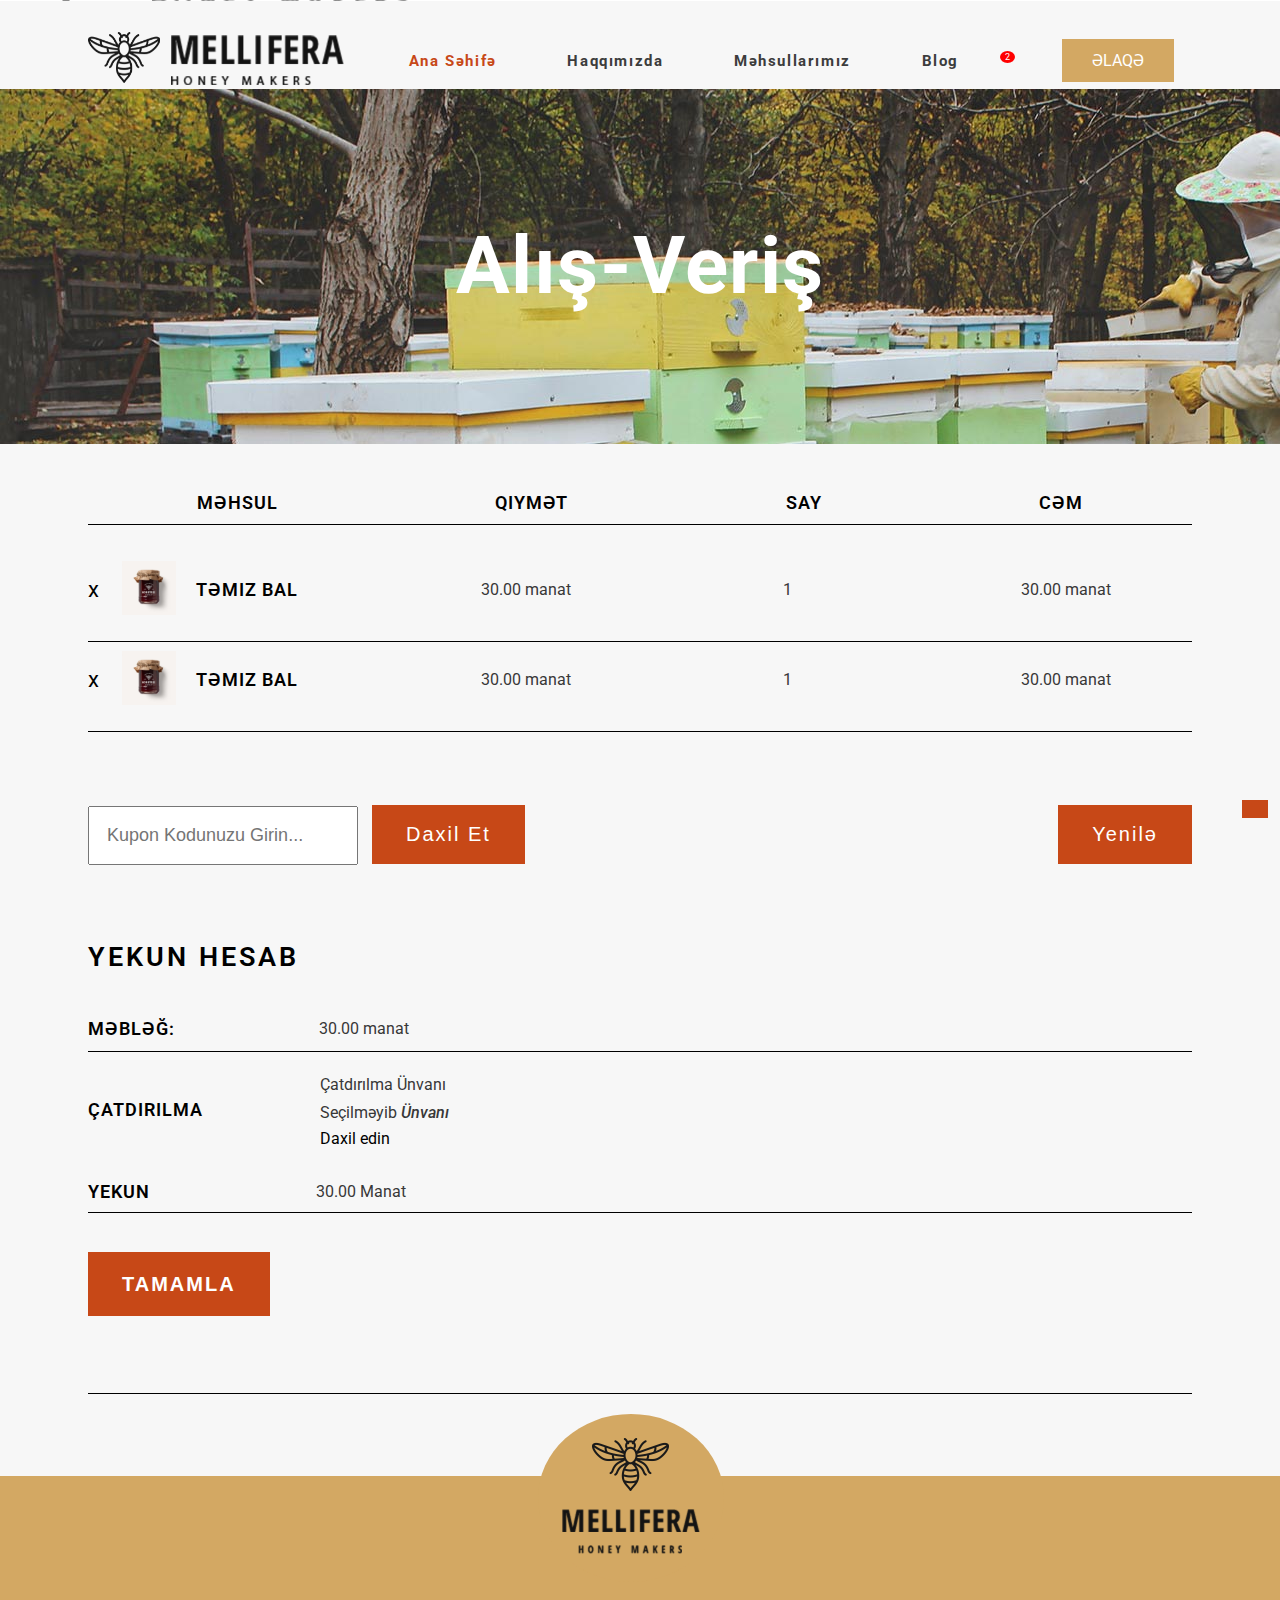
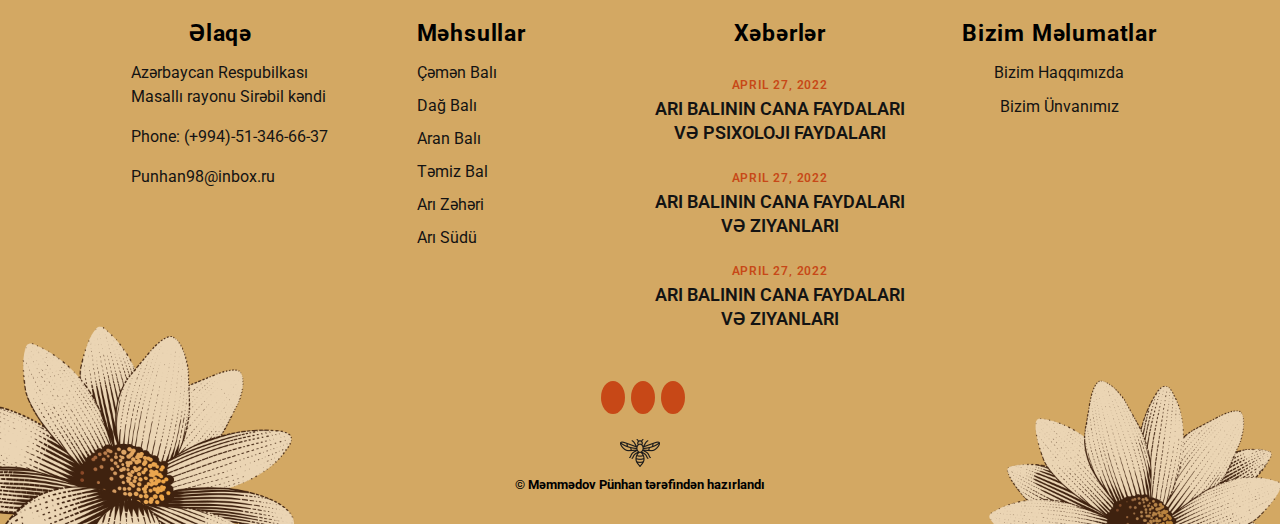
<file: cart.html>
<!DOCTYPE html>
<html lang="en">

<head>
    <meta charset="UTF-8">
    <meta http-equiv="X-UA-Compatible" content="IE=edge">
    <meta name="viewport" content="width=device-width, initial-scale=1.0">
    <link rel="stylesheet" href="style.css">
    <link rel="stylesheet" href="https://site-assets.fontawesome.com/releases/v6.0.0/css/all.css">
    <link href="https://unpkg.com/aos@2.3.1/dist/aos.css" rel="stylesheet">
    <link rel="stylesheet" href="/css/product.css">
    <link rel="stylesheet" href="css/cart.css">
    <link rel="stylesheet" href="css/about.css">
   
    <title>Arı balı</title>
    <link rel="shortcut icon" type="image/x-icon" href="favicon.icon">
</head>
<body>

    <!-- Header -->
    <header>
        <a href="#" data-aos="fade-up"> <div class="back-to-top">
         <span>
             <i class="fa-regular fa-angle-up"></i>
         </span>
     </div></a>
     <div class="sticky-header">
         <div class="container">
          <div class="header">
              <div class="header-image">
                  <a href="index.html" class="logo-link"><img src="image/b.png" alt="logo" class="logo"></a>
              </div>
              <nav class="navigation">
                  <ul class="menu-main">
                      <li class="menu-item"><a href="index.html"><span class="menu-text active">Ana Səhifə</span></a></li>
                      <li class="menu-item"><a href="about.html"><span class="menu-text">Haqqımızda</span></a></li>
                      <li class="menu-item"><a href="#"><span class="menu-text">Məhsullarımız</span> <div class="drop-icon"><i class="fa-solid fa-caret-right"></i></div></a>
                          <div class="dropdown">
                              <ul>
                                  <li class="dropdown-link"><a href="/product.html"><span class="menu-text">Arı
                                              Məhsulları</span></a></li>
                                  <li class="dropdown-link"><a href="technical.html"><span class="menu-text">Texniki
                                              avadanlıqlar</span></a></li>
                                  <div class="arrow"></div>
                              </ul>
                          </div>
                      </li>
                      <li class="menu-item"><a href="blog.html"><span class="menu-text">Blog</span></a></li>
 
                  </ul>
                  <div class="qodef-holder">
                      <div class="shop-icon">
                          <a href="cart.html" class="icon">
                              <span><i class="fa-regular fa-basket-shopping"></i></span>
                              <span class="numer-shop">2</span>
                          </a>
 
                          <div class="shop-show">
                              <div class="shop-header">
                                  <div class="shop-item">
                                      <div class="shop-item-img">
                                          <a href="#"><img src="image/honeybee.jpg" class="shop-item-image" alt=""></a>
                                      </div>
                                      <div class="shop-item-text">
                                        <a href="#"><p class="header-item-text">Şamsız Bal</p></a>
                                          <p class="price-shop-item">1 x 30 manat</p>
                                      </div>
                                      <div class="shop-close-delete"><i class="fa-solid fa-xmark"></i></div>
                                  </div>
 
                                  <div class="shop-item">
                                      <div class="shop-item-img">
                                          <a href="#"><img src="image/honeybee.jpg" class="shop-item-image" alt=""></a>
                                      </div>
                                      <div class="shop-item-text">
                                          <a href="#"><p class="header-item-text">Şamsız Bal</p></a>
                                          <p class="price-shop-item">1 x 30 manat</p>
                                      </div>
                                      <div class="shop-close-delete"><i class="fa-solid fa-xmark"></i></div>
                                  </div>
                                  <div class="shop-price">
                                      <p class="price-text">ÜMUMİ :</p>
                                      <p class="price-number">60 Manat</p>
                                  </div>
                                  <div class="shop-btn">
                                     <a href="cart.html"> <button class="btn-price btn-view">Səbətə Bax</button></a>
                                     <a href="order.html"> <button class="btn-price btn-oreder">Sifariş Et</button></a>
                                  </div>
 
                                  
 
                              </div>
                              
                          </div>
                      </div>
                    <a href="contact.html">  <div class="contact-info">ƏLAQƏ</div></a>
                  </div>
              </nav>
 
          </div>
         </div>
      </div>
        <div class="container">
       
        </div>
         <div class="container">
             <div class="relative-header">
               
                 <div class="header">
                     <div class="header-image">
                         <a href="index.html" class="logo-link"><img src="image/b.png" alt="logo" class="logo"></a>
                     </div>
                     <nav class="navigation">
                         <ul class="menu-main">
                             <li class="menu-item"><a href="index.html"><span class="menu-text active">Ana Səhifə</span></a></li>
                             <li class="menu-item"><a href="about.html"><span class="menu-text">Haqqımızda</span></a></li>
                             <li class="menu-item"><a href="#"><span class="menu-text">Məhsullarımız</span> <div class="drop-icon"><i class="fa-solid fa-caret-right"></i></div></a>
                                 <div class="dropdown">
                                     <ul>
                                         <li class="dropdown-link"><a href="product.html"><span class="menu-text">Arı
                                                     Məhsulları</span></a></li>
                                         <li class="dropdown-link"><a href="technical.html"><span class="menu-text">Texniki
                                                     avadanlıqlar</span></a></li>
                                         <div class="arrow"></div>
                                     </ul>
                                 </div>
                             </li>
                             <li class="menu-item"><a href="blog.html"><span class="menu-text">Blog</span></a></li>
     
                         </ul>
                         <div class="qodef-holder">
                             <div class="shop-icon">
                                 <a href="cart.html" class="icon">
                                     <span><i class="fa-regular fa-basket-shopping"></i></span>
                                     <span class="numer-shop">2</span>
                                 </a>
     
                                 <div class="shop-show">
                                     <div class="shop-header">
                                         <div class="shop-item">
                                             <div class="shop-item-img">
                                                 <a href="cart.html"><img src="image/honeybee.jpg" class="shop-item-image" alt=""></a>
                                             </div>
                                             <div class="shop-item-text">
                                               <a href="cart.html"><p class="header-item-text">Şamsız Bal</p></a>
                                                 <p class="price-shop-item">1 x 30 manat</p>
                                             </div>
                                             <div class="shop-close-delete"><i class="fa-solid fa-xmark"></i></div>
                                         </div>
     
                                         <div class="shop-item">
                                             <div class="shop-item-img">
                                                 <a href="cart.html"><img src="image/honeybee.jpg" class="shop-item-image" alt=""></a>
                                             </div>
                                             <div class="shop-item-text">
                                                 <a href="cart.html"><p class="header-item-text">Şamsız Bal</p></a>
                                                 <p class="price-shop-item">1 x 30 manat</p>
                                             </div>
                                             <div class="shop-close-delete"><i class="fa-solid fa-xmark"></i></div>
                                         </div>
                                         <div class="shop-price">
                                             <p class="price-text">ÜMUMİ :</p>
                                             <p class="price-number">60 Manat</p>
                                         </div>
                                         <div class="shop-btn">
                                             <a href="cart.html"> <button class="btn-price btn-view">Səbətə Bax</button></a>
                                            <a href="order.html"> <button class="btn-price btn-oreder">Sifariş Et</button></a>
                                         </div>
     
                                         
     
                                     </div>
                                     
                                 </div>
                             </div>
                          <a href="contact.html">  <div class="contact-info">ƏLAQƏ</div></a> 
                         </div>
                     </nav>
     
                 </div>
                 <div class="absoluty-menu-bar"><i class="fa-solid fa-bars"></i></div>
             </div>
           
           
         </div>
 
     </header>


       <!-- PRODUCT_SHOP_IMAGE -->
       <div class="product-shop-header">
        <div class="shop-image">
            <div class="container">
                <div class="product-shop-text">
                <h1 class="product-h1">Alış-Veriş</h1>
            </div>
            </div>
        </div>
    </div>

    <!-- section -->

    <section class="section-cart">
       
        <div class="container">
       <div class="section-cart-empty">
        <div class="cart-coupon-div">
            <ol class="cart-coupon">
                <p class="cart-empty">Sizin Kartınız boşdur</p>
            </ol>
        </div>
        <a href="product.html"> <button class="btn-price btn-view">Məhsullara Qayıt</button></a>
       </div>

            <div class="section-add-cart-header">
        <div class="section-blog-cart">
            <div class="cart-coupon-div">
            <ol class="cart-coupon">
                <li> movcud deyil</li>
            </ol>
        </div>
        <div class="cart-buy-product">
            <div class="cart-product-info-name">
               <div class="cart-header-table">
                   <div class="product-tr td">Məhsul</div>
                   <div class="price-tr td">Qiymət</div>
                   <div class="Qunaitiy-tr td">Say</div>
                   <div class="subtotal-tr td">Cəm</div>
               </div>
            </div>
            <div class="cart-product-static-info">
                <div class="cart-body-table">
                    <div class="remove-tr">x</div>
                    <div class="image-tr">
                        <img src="image/honeybee.jpg" alt="">
                    </div>
                    
                    <div class="product-name-tr">Təmiz Bal</div>
                    <div class="price-th th">30.00 manat</div>
                    <div class="count-tr th">
                        <i class="fa-light fa-chevron-left"></i>
                        <p class="number">1</p>
                        <i class="fa-light fa-chevron-right"></i>
                    </div>
                    <div class="subtotal-th th">30.00 manat</div>
                </div>
                <div class="cart-body-table">
                    <div class="remove-tr">x</div>
                    <div class="image-tr">
                        <img src="image/honeybee.jpg" alt="">
                    </div>
                    
                    <div class="product-name-tr">Təmiz Bal</div>
                    <div class="price-th th">30.00 manat</div>
                    <div class="count-tr th">
                        <i class="fa-light fa-chevron-left"></i>
                        <p class="number">1</p>
                        <i class="fa-light fa-chevron-right"></i>
                    </div>
                    <div class="subtotal-th th">30.00 manat</div>
                </div>

            </div>

            <div class="cart-product-coupon-update">
                <div class="cart-coupon-product">
                    <input type="text" placeholder="Kupon Kodunuzu Girin..." class="cart-input">
                    <button class="btn" id="cartInputBtn">Daxil Et</button>
                </div>
                <div class="cart-update-btn">
                    <button class="btn" >Yenilə</button>
                </div>
            </div>
        </div>

        <div class="cart-totals">
            <div class="cart-totals-first-line">
            <div class="cart-totals-header">
                <p class="cart-totals-header-p">Yekun Hesab</p>
            </div>
            <div class="cart-subtotals">
                <p class="subtotal-p td">Məbləğ:</p>
                <p class="subtotal-number th">30.00 manat</p>
            </div>
        </div>
        <div class="cart-totals-two-line">
            <div class="cart-shipping">
                <p class="shipping-p td">Çatdırılma</p>
            </div>
            <div class="cart-shipping-select">
                <div class="cart-default-text">
                    <p class="default-text-p th">Çatdırılma Ünvanı Seçilməyib <em>Ünvanı </em>   </p>
                        <span id="shippingAdd">Daxil edin</span>
                  
                </div>
                <div class="adress-enter-down-down">
                <div class="adress-enter-down">
                    <select name="city" class="th" id="city">
                       
                    </select>
                    <input type="text" placeholder="Dəqiq Ünvan Yazın..." class="adress-enter">

                    <button class="btn">Yenilə</button>
                </div>
            </div>

              
            </div>
        </div>
        <div class="cart-totals-three-line">
            <div class="total-price-footer">
                <p class="totalprice-p td">Yekun</p>
                <p class="total-price-p-number th">30.00 Manat</p>
            </div>
        </div>

        <button class="btn btn-price">Tamamla</button>

        </div>
        </div>
    </div>
</div>
    </section>




<!-- footer -->
<footer class="footer-all">

    <div class="absoluty-footer-product">
        <img src="image/Logo-footer-1.png" width="276" height="232" alt="" class="footer-product-img">
    </div>
    <div class="container">
      <div class="footer-row">
          <div class="footer-col-4">
              <div class="footer-contact">
                  <h1 class="footer-hive-h1">Əlaqə</h1>
                  <a href="#">
                      <div class="footer-contact-info">
                          <div class="footer-contact-icon"><i class="fa-solid fa-paper-plane"></i></div>
                          <p class="map">Azərbaycan Respubilkası Masallı rayonu Sirəbil kəndi </p>
                      </div>
                  </a>
                   
                  <a href="#">
                      <div class="footer-contact-info">
                        <div class="footer-contact-icon"><i class="fa-regular fa-phone-flip"></i></div>
                        <p class="map">Phone: (+994)-51-346-66-37</p>
                      </div>
                  </a>

                  <a href="#">
                      <div class="footer-contact-info">
                        <div class="footer-contact-icon"><i class="fa-regular fa-envelope"></i></div>
                        <p class="map">Punhan98@inbox.ru</p>
                      </div>
                  </a>

              </div>
          </div>

          <div class="footer-col-4">
              <div class="footer-products">
                  <h1 class="footer-hive-h1-product">Məhsullar</h1>
                  <a href="#">
                      <p class="products">Çəmən Balı</p>
                  </a>
                  <a href="#">
                    <p class="products">Dağ Balı</p>
                </a>
                <a href="#">
                    <p class="products">Aran Balı</p>
                </a>
                <a href="#">
                    <p class="products">Təmiz Bal</p>
                </a>
                <a href="#">
                    <p class="products">Arı Zəhəri</p>
                </a>
                <a href="#">
                    <p class="products">Arı Südü</p>
                </a>
              </div>
          </div>
          <div class="footer-col-4">
              <div class="footer-news">
                  <h1 class="footer-hive-h1">Xəbərlər</h1>
                  <a href="#">
                      <p class="fotter-header-date">
                          April 27, 2022
                      </p>
                      <p class="footer-header-text">
                          Arı Balının Cana Faydaları və Psixoloji faydaları 
                      </p>
                  </a>

                  <a href="#">
                    <p class="fotter-header-date">
                        April 27, 2022
                    </p>
                    <p class="footer-header-text">
                        Arı Balının Cana Faydaları və Ziyanları
                    </p>
                </a>
                <a href="#">
                    <p class="fotter-header-date">
                        April 27, 2022
                    </p>
                    <p class="footer-header-text">
                        Arı Balının Cana Faydaları və Ziyanları
                    </p>
                </a>
              </div>
          </div>

          <div class="footer-col-4">
              <div class="footer-hive">
                  <h1 class="footer-hive-h1">Bizim Məlumatlar</h1>
                  <a href="#">
                      <p class="footer-hive-text">Bizim Haqqımızda</p>
                  </a>
                  <a href="#">
                    <p class="footer-hive-text">Bizim Ünvanımız</p>
                </a>

              </div>
          </div>
      </div>
    </div>

    <div class="footer-product-row">
        <div class="icons-site">
            <a href="" class="icon-sosial"><i class="fa-brands fa-facebook-f"></i></a>
            <a href="" class="icon-sosial"><i class="fa-brands fa-instagram"></i></a>
            <a href="" class="icon-sosial"><i class="fa-brands fa-twitter"></i></a>
        </div> 
        <div class="absoluty-footer-flower">

         <img src="image/Footer-png3.png" alt="" class="footer-flower">
     </div>
        <div class="authorby">
            <h5>©  Məmmədov Pünhan tərəfindən hazırlandı</h5>
        </div>
     </div>
 </div>
</footer>

<script src="https://unpkg.com/aos@2.3.1/dist/aos.js"></script>

<script>
    AOS.init();
  </script>
  <script src="js/cart.js"></script>
<script src="index.js"></script>
<script src="js/shop.js"></script>
</body>
</html>
</file>
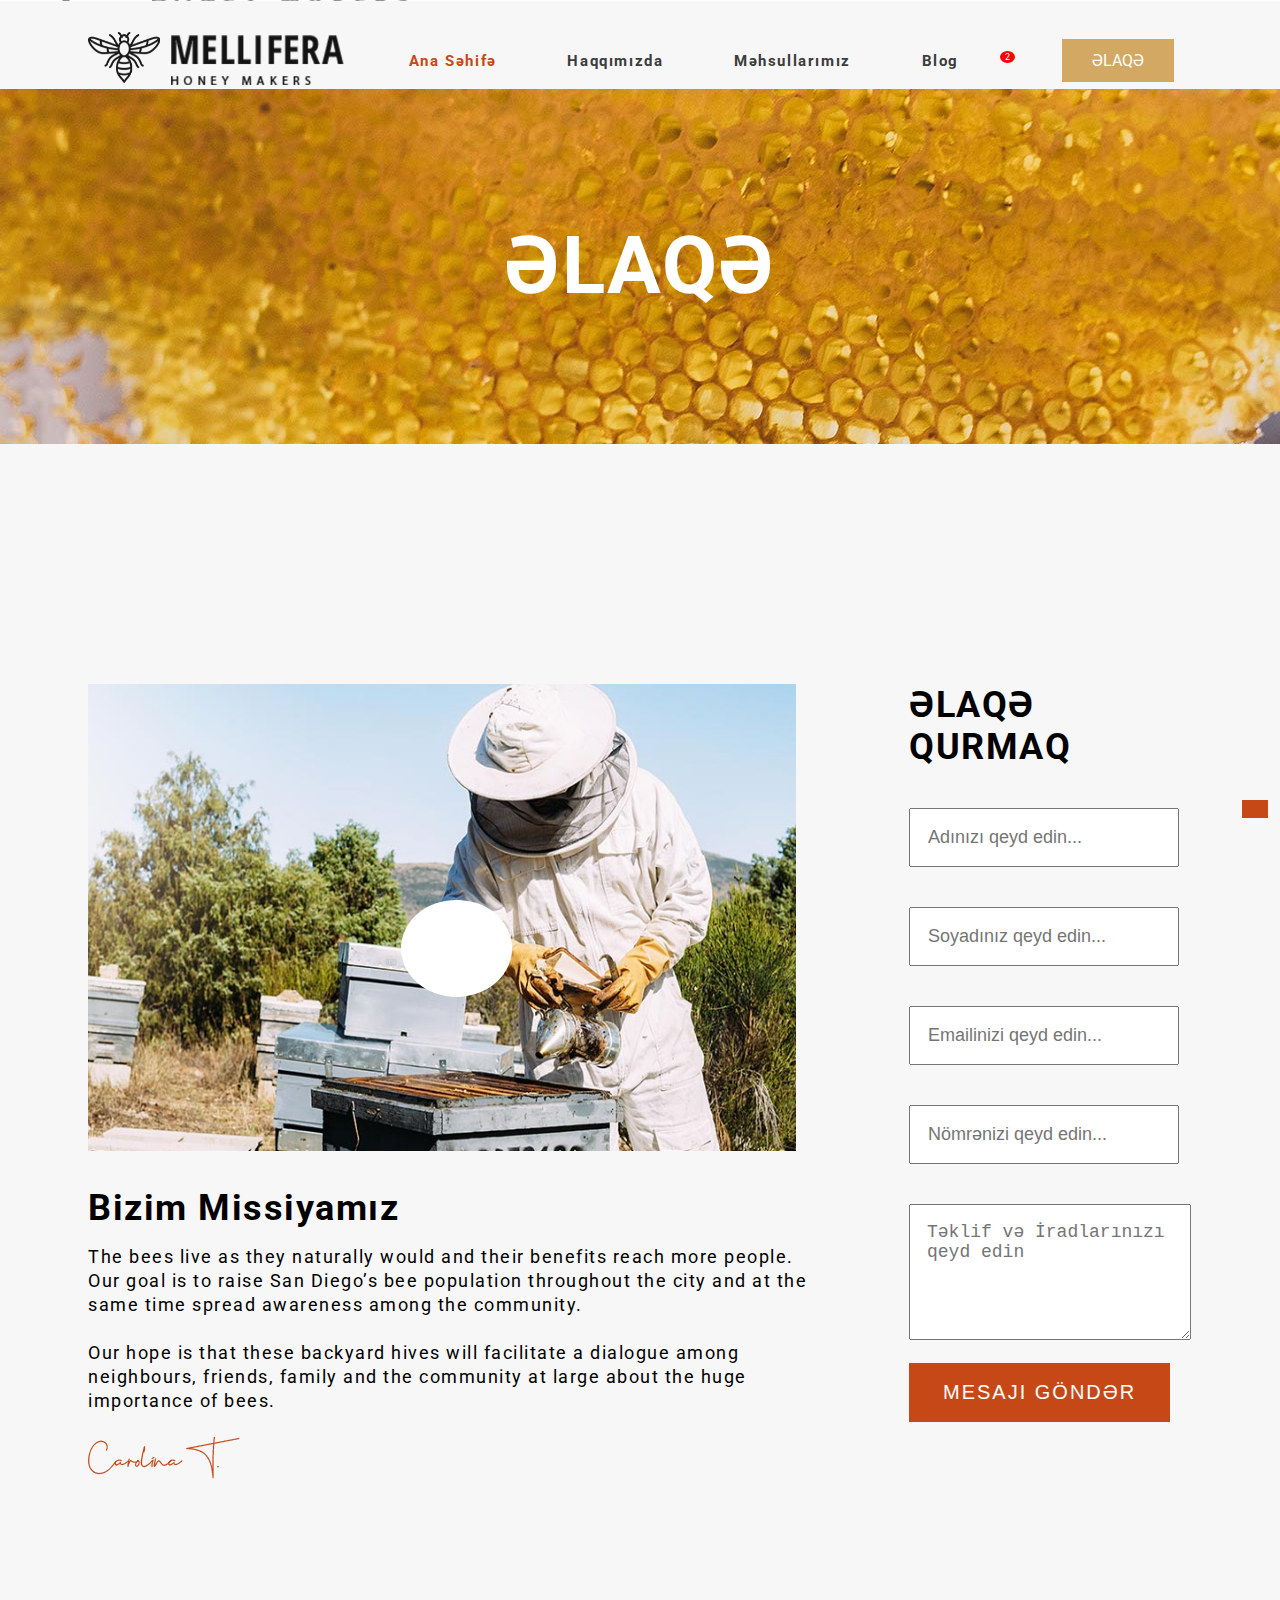
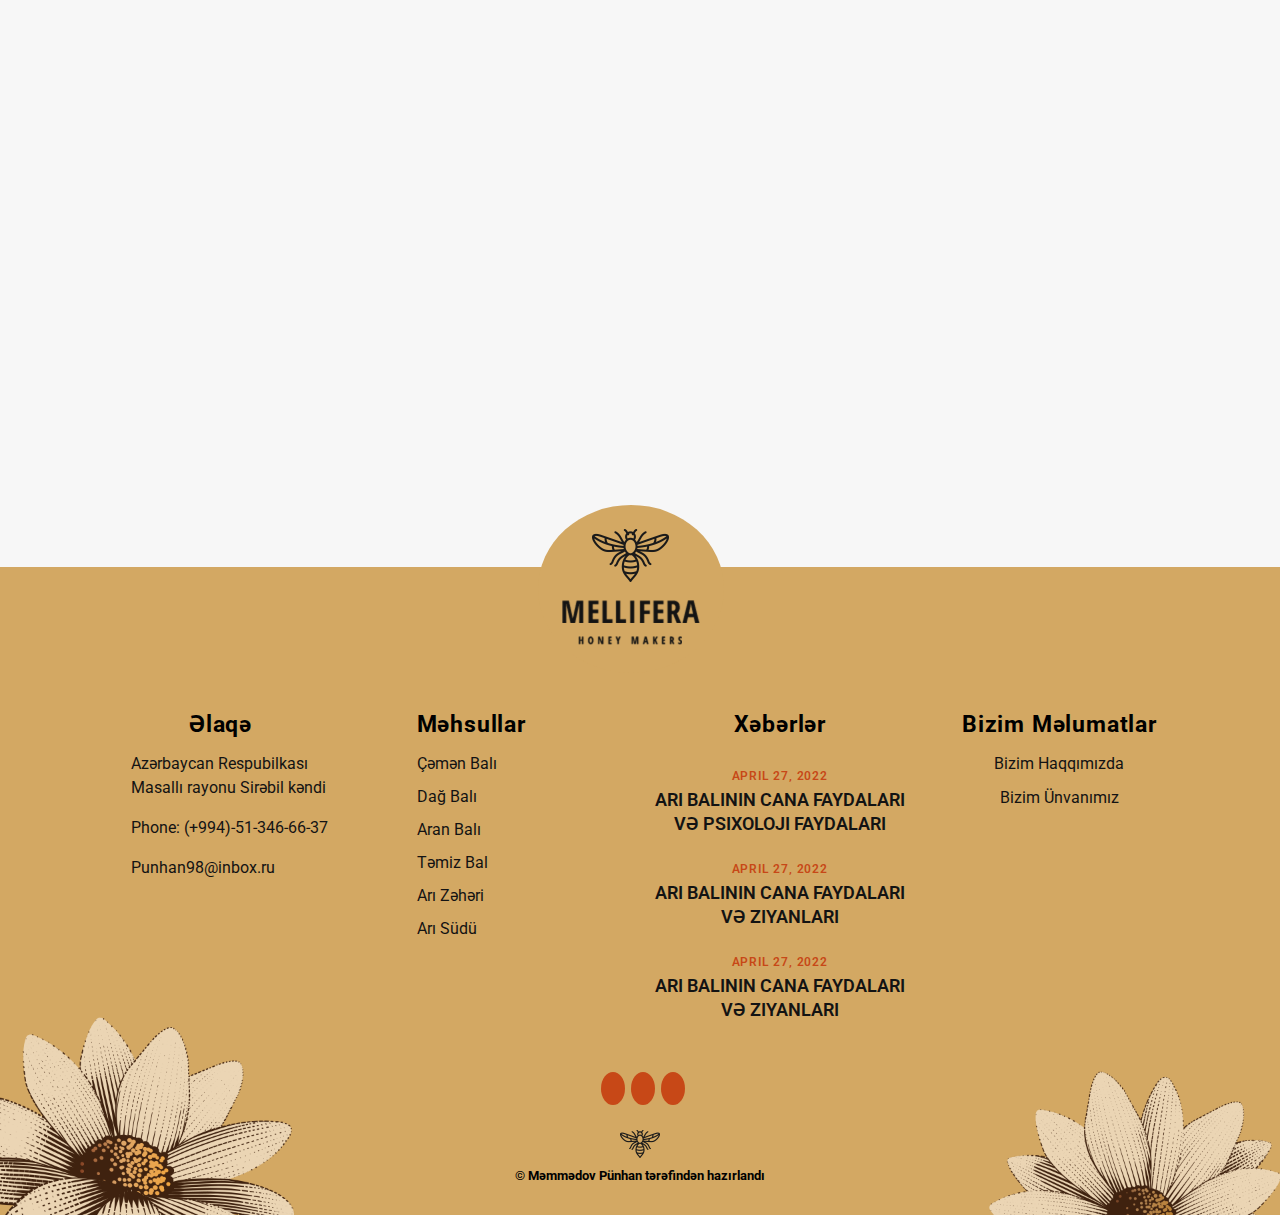
<file: contact.html>
<!DOCTYPE html>
<html lang="en">

<head>
    <meta charset="UTF-8">
    <meta http-equiv="X-UA-Compatible" content="IE=edge">
    <meta name="viewport" content="width=device-width, initial-scale=1.0">
    <link rel="stylesheet" href="style.css">
    <link rel="stylesheet" href="https://site-assets.fontawesome.com/releases/v6.0.0/css/all.css">
    <link href="https://unpkg.com/aos@2.3.1/dist/aos.css" rel="stylesheet">
    <link rel="stylesheet" href="/css/product.css">
    <link rel="stylesheet" href="css/cart.css">
    <link rel="stylesheet" href="css/contact.css">
    <link rel="stylesheet" href="css/about.css">
   
    <title>Arı balı</title>
    <link rel="shortcut icon" type="image/x-icon" href="favicon.icon">
</head>
<body>


      <!-- Header -->
      <header>
        <a href="#" data-aos="fade-up"> <div class="back-to-top">
         <span>
             <i class="fa-regular fa-angle-up"></i>
         </span>
     </div></a>
     <div class="sticky-header">
         <div class="container">
          <div class="header">
              <div class="header-image">
                  <a href="index.html" class="logo-link"><img src="image/b.png" alt="logo" class="logo"></a>
              </div>
              <nav class="navigation">
                  <ul class="menu-main">
                      <li class="menu-item"><a href="index.html"><span class="menu-text active">Ana Səhifə</span></a></li>
                      <li class="menu-item"><a href="about.html"><span class="menu-text">Haqqımızda</span></a></li>
                      <li class="menu-item"><a href="#"><span class="menu-text">Məhsullarımız</span> <div class="drop-icon"><i class="fa-solid fa-caret-right"></i></div></a>
                          <div class="dropdown">
                              <ul>
                                  <li class="dropdown-link"><a href="/product.html"><span class="menu-text">Arı
                                              Məhsulları</span></a></li>
                                  <li class="dropdown-link"><a href="technical.html"><span class="menu-text">Texniki
                                              avadanlıqlar</span></a></li>
                                  <div class="arrow"></div>
                              </ul>
                          </div>
                      </li>
                      <li class="menu-item"><a href="blog.html"><span class="menu-text">Blog</span></a></li>
 
                  </ul>
                  <div class="qodef-holder">
                      <div class="shop-icon">
                          <a href="cart.html" class="icon">
                              <span><i class="fa-regular fa-basket-shopping"></i></span>
                              <span class="numer-shop">2</span>
                          </a>
 
                          <div class="shop-show">
                              <div class="shop-header">
                                  <div class="shop-item">
                                      <div class="shop-item-img">
                                          <a href="#"><img src="image/honeybee.jpg" class="shop-item-image" alt=""></a>
                                      </div>
                                      <div class="shop-item-text">
                                        <a href="#"><p class="header-item-text">Şamsız Bal</p></a>
                                          <p class="price-shop-item">1 x 30 manat</p>
                                      </div>
                                      <div class="shop-close-delete"><i class="fa-solid fa-xmark"></i></div>
                                  </div>
 
                                  <div class="shop-item">
                                      <div class="shop-item-img">
                                          <a href="#"><img src="image/honeybee.jpg" class="shop-item-image" alt=""></a>
                                      </div>
                                      <div class="shop-item-text">
                                          <a href="#"><p class="header-item-text">Şamsız Bal</p></a>
                                          <p class="price-shop-item">1 x 30 manat</p>
                                      </div>
                                      <div class="shop-close-delete"><i class="fa-solid fa-xmark"></i></div>
                                  </div>
                                  <div class="shop-price">
                                      <p class="price-text">ÜMUMİ :</p>
                                      <p class="price-number">60 Manat</p>
                                  </div>
                                  <div class="shop-btn">
                                     <a href="cart.html"> <button class="btn-price btn-view">Səbətə Bax</button></a>
                                     <a href="order.html"> <button class="btn-price btn-oreder">Sifariş Et</button></a>
                                  </div>
 
                                  
 
                              </div>
                              
                          </div>
                      </div>
                    <a href="contact.html">  <div class="contact-info">ƏLAQƏ</div></a>
                  </div>
              </nav>
 
          </div>
         </div>
      </div>
        <div class="container">
       
        </div>
         <div class="container">
             <div class="relative-header">
               
                 <div class="header">
                     <div class="header-image">
                         <a href="index.html" class="logo-link"><img src="image/b.png" alt="logo" class="logo"></a>
                     </div>
                     <nav class="navigation">
                         <ul class="menu-main">
                             <li class="menu-item"><a href="index.html"><span class="menu-text active">Ana Səhifə</span></a></li>
                             <li class="menu-item"><a href="about.html"><span class="menu-text">Haqqımızda</span></a></li>
                             <li class="menu-item"><a href="#"><span class="menu-text">Məhsullarımız</span> <div class="drop-icon"><i class="fa-solid fa-caret-right"></i></div></a>
                                 <div class="dropdown">
                                     <ul>
                                         <li class="dropdown-link"><a href="product.html"><span class="menu-text">Arı
                                                     Məhsulları</span></a></li>
                                         <li class="dropdown-link"><a href="technical.html"><span class="menu-text">Texniki
                                                     avadanlıqlar</span></a></li>
                                         <div class="arrow"></div>
                                     </ul>
                                 </div>
                             </li>
                             <li class="menu-item"><a href="blog.html"><span class="menu-text">Blog</span></a></li>
     
                         </ul>
                         <div class="qodef-holder">
                             <div class="shop-icon">
                                 <a href="cart.html" class="icon">
                                     <span><i class="fa-regular fa-basket-shopping"></i></span>
                                     <span class="numer-shop">2</span>
                                 </a>
     
                                 <div class="shop-show">
                                     <div class="shop-header">
                                         <div class="shop-item">
                                             <div class="shop-item-img">
                                                 <a href="cart.html"><img src="image/honeybee.jpg" class="shop-item-image" alt=""></a>
                                             </div>
                                             <div class="shop-item-text">
                                               <a href="cart.html"><p class="header-item-text">Şamsız Bal</p></a>
                                                 <p class="price-shop-item">1 x 30 manat</p>
                                             </div>
                                             <div class="shop-close-delete"><i class="fa-solid fa-xmark"></i></div>
                                         </div>
     
                                         <div class="shop-item">
                                             <div class="shop-item-img">
                                                 <a href="cart.html"><img src="image/honeybee.jpg" class="shop-item-image" alt=""></a>
                                             </div>
                                             <div class="shop-item-text">
                                                 <a href="cart.html"><p class="header-item-text">Şamsız Bal</p></a>
                                                 <p class="price-shop-item">1 x 30 manat</p>
                                             </div>
                                             <div class="shop-close-delete"><i class="fa-solid fa-xmark"></i></div>
                                         </div>
                                         <div class="shop-price">
                                             <p class="price-text">ÜMUMİ :</p>
                                             <p class="price-number">60 Manat</p>
                                         </div>
                                         <div class="shop-btn">
                                             <a href="cart.html"> <button class="btn-price btn-view">Səbətə Bax</button></a>
                                            <a href="order.html"> <button class="btn-price btn-oreder">Sifariş Et</button></a>
                                         </div>
     
                                         
     
                                     </div>
                                     
                                 </div>
                             </div>
                          <a href="contact.html">  <div class="contact-info">ƏLAQƏ</div></a> 
                         </div>
                     </nav>
     
                 </div>
                 <div class="absoluty-menu-bar"><i class="fa-solid fa-bars"></i></div>
             </div>
           
           
         </div>
 
     </header>


       <!-- PRODUCT_SHOP_IMAGE -->
       <div class="product-shop-header">
        <div class="shop-image">
            <div class="container">
                <div class="product-shop-text">
                <h1 class="product-h1">ƏLAQƏ</h1>
            </div>
            </div>
        </div>
    </div>


<!-- Section1 -->
<div class="section-one" >
    <div class="container">
        <div class="col-body">
            <div class="col-2">
                <div class="inner" >
                    <div class="inner-image">
                        <img src="image/beehive.jpg" alt="" class="beehive">
                        <div class="absoluty-play">
                            <i class="fa-solid fa-play"></i>
                        </div>
                    </div>
                    <div class="inner-Text">
                        <h3>Bizim Missiyamız</h3>
                        <p class="inner-info">The bees live as they naturally would and their benefits reach more
                            people. Our goal is to raise San Diego’s bee population throughout the city and at the
                            same time spread awareness among the community.
                            <br> <br>
                            Our hope is that these backyard hives will facilitate a dialogue among neighbours,
                            friends, family and the community at large about the huge importance of bees.</p>
                    </div>
                    <div class="signature-image">
                        <img src="image/signuture.png" alt="" class="signature">
                    </div>
                </div>
                 <!-- iframe-video -->
                 <div class="iframe-page-parent">
                    <div class="mfp-bg"></div>
                    <div class="iframe-page">
                        
                        <div class="iframe-page-inner">
                            <div class="close-iframe-icon">
                                <i class="fa-solid fa-xmark"></i>
                            </div>
                            <iframe title="vimeo-player" src="https://player.vimeo.com/video/44384072?h=e30c75ba69" width="940" height="860" frameborder="0" ></iframe>
                    </div>
                    </div>
                </div>
            </div>
            <div class="col-2" >
                <h3>ƏLAQƏ QURMAQ</h3>
                <div class="inner-row">
                    <div class="col-4-hover">
                        <label for="#nameContact" class="text-succes-error" id="nameLabel"></label>
                       <input type="text" class="cart-input" id="nameContact" placeholder="Adınızı qeyd edin...">

                    </div>

                    <div class="col-4-hover">
                        <label for="#surnameContact" class="text-succes-error" id="surnameLabel" ></label>
                         <input type="text" placeholder="Soyadınız qeyd edin..." id="surnameContact" class="cart-input">
                    </div>

                    <div class="col-4-hover">
                        <label for="" class="text-succes-error" id="mailLabel"></label>
                        <input type="text" placeholder="Emailinizi qeyd edin..." id="mailContact" class="cart-input">
                    </div>
                    <div class="col-4-hover">
                        <label for="" class="text-succes-error">Yanlış girdiniz</label>
                        <input type="number" placeholder="Nömrənizi qeyd edin..." id="telephoneContact" class="cart-input">
                    </div>
                    <div class="col-4-hover">
                        <label for="" class="text-succes-error">Yanlış girdiniz</label>
                        <textarea name="your-mesage" class="cart-input" placeholder="Təklif və İradlarınızı qeyd edin " id="your-mesage" cols="21" rows="5"></textarea>
                    </div>
                    <div class="col-4-hover">
                       <button class="btn btn-text-are" id="btnFContact">MESAJI GÖNDƏR</button>
                    </div>
                   
                   
               

                </div>
            </div>
        </div>
      
    </div>
</div>





          <!-- MAP -->
          <div class="map-contact">
          
            <div style="width: 100%"><iframe width="100%" height="600" frameborder="0" scrolling="no" marginheight="0" marginwidth="0" src="https://maps.google.com/maps?width=100%25&amp;height=600&amp;hl=en&amp;q=Baku+(My%20Business%20Name)&amp;t=&amp;z=14&amp;ie=UTF8&amp;iwloc=B&amp;output=embed"><a href="https://www.gps.ie/truck-gps/">fleet tracking gps</a></iframe></div>
        
        </div>

          <!-- footer -->
          <footer class="footer-all">

            <div class="absoluty-footer-product">
                <img src="image/Logo-footer-1.png" width="276" height="232" alt="" class="footer-product-img">
            </div>
            <div class="container">
              <div class="footer-row">
                  <div class="footer-col-4">
                      <div class="footer-contact">
                          <h1 class="footer-hive-h1">Əlaqə</h1>
                          <a href="#">
                              <div class="footer-contact-info">
                                  <div class="footer-contact-icon"><i class="fa-solid fa-paper-plane"></i></div>
                                  <p class="map">Azərbaycan Respubilkası Masallı rayonu Sirəbil kəndi </p>
                              </div>
                          </a>
                           
                          <a href="#">
                              <div class="footer-contact-info">
                                <div class="footer-contact-icon"><i class="fa-regular fa-phone-flip"></i></div>
                                <p class="map">Phone: (+994)-51-346-66-37</p>
                              </div>
                          </a>
        
                          <a href="#">
                              <div class="footer-contact-info">
                                <div class="footer-contact-icon"><i class="fa-regular fa-envelope"></i></div>
                                <p class="map">Punhan98@inbox.ru</p>
                              </div>
                          </a>
        
                      </div>
                  </div>
        
                  <div class="footer-col-4">
                      <div class="footer-products">
                          <h1 class="footer-hive-h1-product">Məhsullar</h1>
                          <a href="#">
                              <p class="products">Çəmən Balı</p>
                          </a>
                          <a href="#">
                            <p class="products">Dağ Balı</p>
                        </a>
                        <a href="#">
                            <p class="products">Aran Balı</p>
                        </a>
                        <a href="#">
                            <p class="products">Təmiz Bal</p>
                        </a>
                        <a href="#">
                            <p class="products">Arı Zəhəri</p>
                        </a>
                        <a href="#">
                            <p class="products">Arı Südü</p>
                        </a>
                      </div>
                  </div>
                  <div class="footer-col-4">
                      <div class="footer-news">
                          <h1 class="footer-hive-h1">Xəbərlər</h1>
                          <a href="#">
                              <p class="fotter-header-date">
                                  April 27, 2022
                              </p>
                              <p class="footer-header-text">
                                  Arı Balının Cana Faydaları və Psixoloji faydaları 
                              </p>
                          </a>
        
                          <a href="#">
                            <p class="fotter-header-date">
                                April 27, 2022
                            </p>
                            <p class="footer-header-text">
                                Arı Balının Cana Faydaları və Ziyanları
                            </p>
                        </a>
                        <a href="#">
                            <p class="fotter-header-date">
                                April 27, 2022
                            </p>
                            <p class="footer-header-text">
                                Arı Balının Cana Faydaları və Ziyanları
                            </p>
                        </a>
                      </div>
                  </div>
        
                  <div class="footer-col-4">
                      <div class="footer-hive">
                          <h1 class="footer-hive-h1">Bizim Məlumatlar</h1>
                          <a href="#">
                              <p class="footer-hive-text">Bizim Haqqımızda</p>
                          </a>
                          <a href="#">
                            <p class="footer-hive-text">Bizim Ünvanımız</p>
                        </a>
        
                      </div>
                  </div>
              </div>
            </div>
        
            <div class="footer-product-row">
                <div class="icons-site">
                    <a href="" class="icon-sosial"><i class="fa-brands fa-facebook-f"></i></a>
                    <a href="" class="icon-sosial"><i class="fa-brands fa-instagram"></i></a>
                    <a href="" class="icon-sosial"><i class="fa-brands fa-twitter"></i></a>
                </div> 
                <div class="absoluty-footer-flower">
        
                 <img src="image/Footer-png3.png" alt="" class="footer-flower">
             </div>
                <div class="authorby">
                    <h5>©  Məmmədov Pünhan tərəfindən hazırlandı</h5>
                </div>
             </div>
         </div>
        </footer>

        <script src="js/contact.js"></script>
        <script src="https://unpkg.com/aos@2.3.1/dist/aos.js"></script>

        <script>
            AOS.init();
          </script>
<script src="index.js"></script>
<script src="js/contact.js"></script>
</body>
</html>
</file>
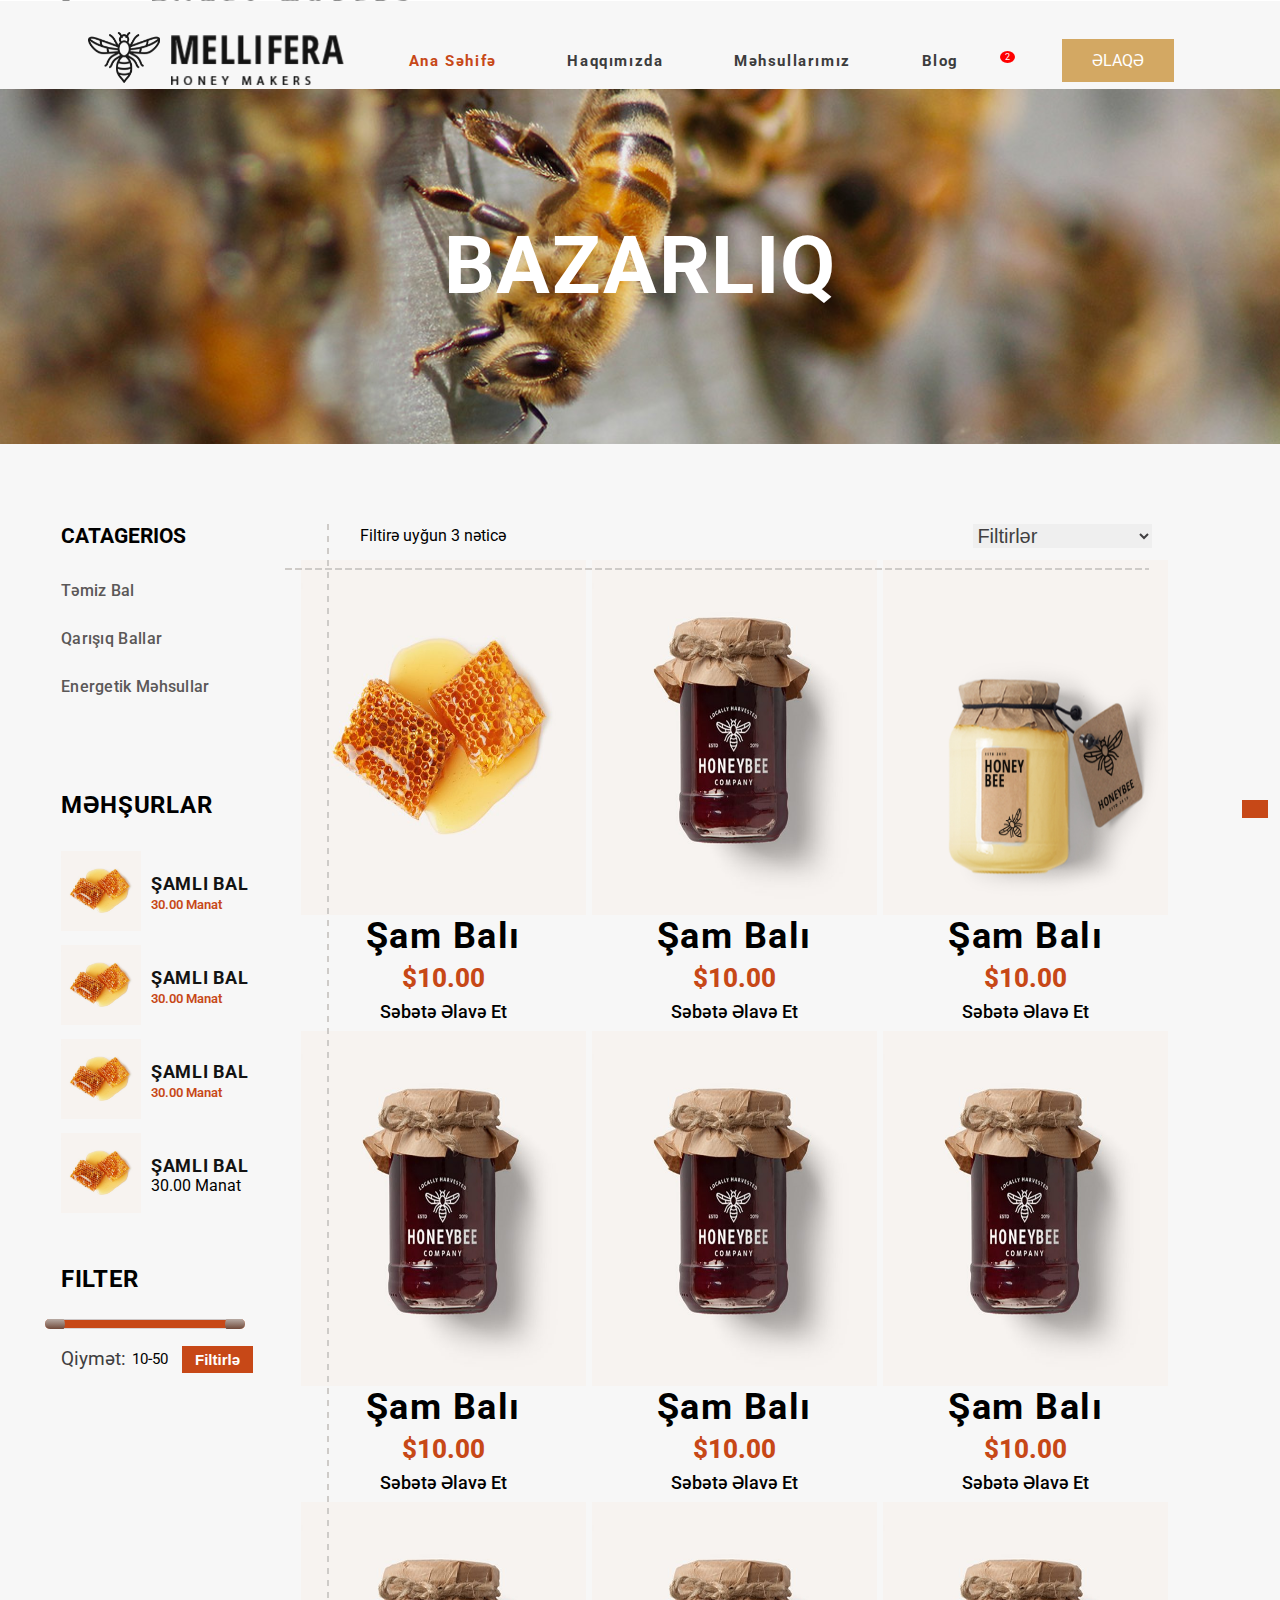
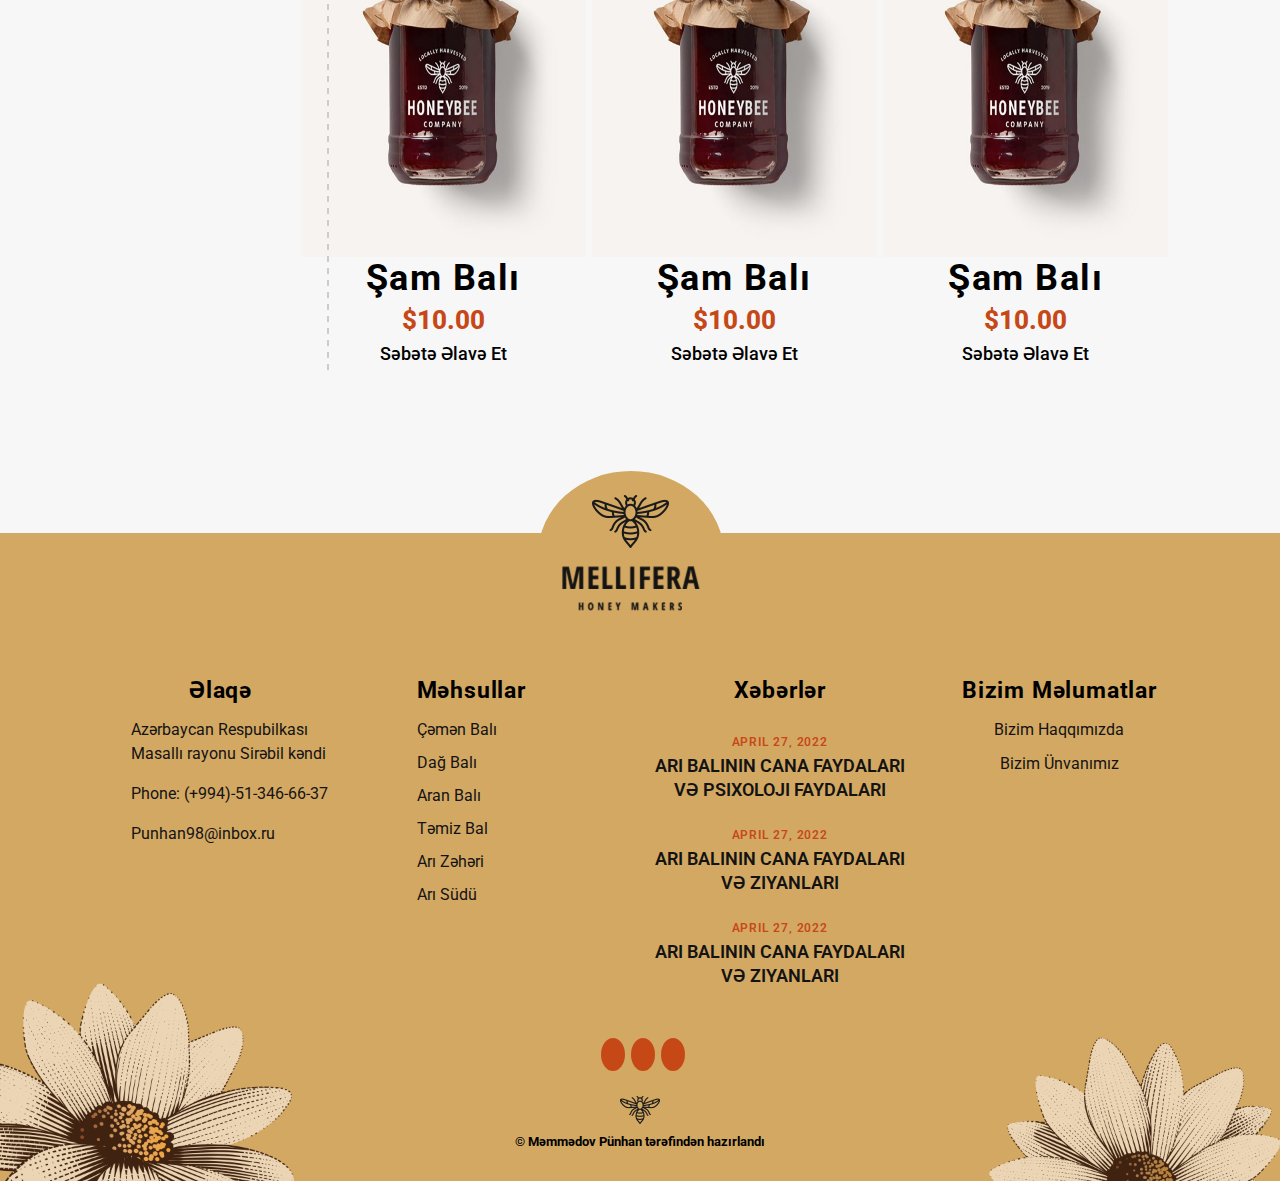
<file: energyproducts.html>
<!DOCTYPE html>
<html lang="en">

<head>
    <meta charset="UTF-8">
    <meta http-equiv="X-UA-Compatible" content="IE=edge">
    <meta name="viewport" content="width=device-width, initial-scale=1.0">
    <link rel="stylesheet" href="style.css">
    <link rel="stylesheet" href="https://site-assets.fontawesome.com/releases/v6.0.0/css/all.css">
    <link href="https://unpkg.com/aos@2.3.1/dist/aos.css" rel="stylesheet">
    <link rel="stylesheet" href="/css/product.css">
    <title>Arı balı</title>
    <link rel="shortcut icon" type="image/x-icon" href="favicon.icon">
</head>
<body>
        <!-- Header -->
        <header>
            <a href="#" data-aos="fade-up"> <div class="back-to-top">
             <span>
                 <i class="fa-regular fa-angle-up"></i>
             </span>
         </div></a>
         <div class="sticky-header">
             <div class="container">
              <div class="header">
                  <div class="header-image">
                      <a href="index.html" class="logo-link"><img src="image/b.png" alt="logo" class="logo"></a>
                  </div>
                  <nav class="navigation">
                      <ul class="menu-main">
                          <li class="menu-item"><a href="index.html"><span class="menu-text active">Ana Səhifə</span></a></li>
                          <li class="menu-item"><a href="about.html"><span class="menu-text">Haqqımızda</span></a></li>
                          <li class="menu-item"><a href="#"><span class="menu-text">Məhsullarımız</span> <div class="drop-icon"><i class="fa-solid fa-caret-right"></i></div></a>
                              <div class="dropdown">
                                  <ul>
                                      <li class="dropdown-link"><a href="/product.html"><span class="menu-text">Arı
                                                  Məhsulları</span></a></li>
                                      <li class="dropdown-link"><a href="technical.html"><span class="menu-text">Texniki
                                                  avadanlıqlar</span></a></li>
                                      <div class="arrow"></div>
                                  </ul>
                              </div>
                          </li>
                          <li class="menu-item"><a href="blog.html"><span class="menu-text">Blog</span></a></li>
     
                      </ul>
                      <div class="qodef-holder">
                          <div class="shop-icon">
                              <a href="cart.html" class="icon">
                                  <span><i class="fa-regular fa-basket-shopping"></i></span>
                                  <span class="numer-shop">2</span>
                              </a>
     
                              <div class="shop-show">
                                  <div class="shop-header">
                                      <div class="shop-item">
                                          <div class="shop-item-img">
                                              <a href="#"><img src="image/honeybee.jpg" class="shop-item-image" alt=""></a>
                                          </div>
                                          <div class="shop-item-text">
                                            <a href="#"><p class="header-item-text">Şamsız Bal</p></a>
                                              <p class="price-shop-item">1 x 30 manat</p>
                                          </div>
                                          <div class="shop-close-delete"><i class="fa-solid fa-xmark"></i></div>
                                      </div>
     
                                      <div class="shop-item">
                                          <div class="shop-item-img">
                                              <a href="#"><img src="image/honeybee.jpg" class="shop-item-image" alt=""></a>
                                          </div>
                                          <div class="shop-item-text">
                                              <a href="#"><p class="header-item-text">Şamsız Bal</p></a>
                                              <p class="price-shop-item">1 x 30 manat</p>
                                          </div>
                                          <div class="shop-close-delete"><i class="fa-solid fa-xmark"></i></div>
                                      </div>
                                      <div class="shop-price">
                                          <p class="price-text">ÜMUMİ :</p>
                                          <p class="price-number">60 Manat</p>
                                      </div>
                                      <div class="shop-btn">
                                         <a href="cart.html"> <button class="btn-price btn-view">Səbətə Bax</button></a>
                                         <a href="order.html"> <button class="btn-price btn-oreder">Sifariş Et</button></a>
                                      </div>
     
                                      
     
                                  </div>
                                  
                              </div>
                          </div>
                        <a href="contact.html">  <div class="contact-info">ƏLAQƏ</div></a>
                      </div>
                  </nav>
     
              </div>
             </div>
          </div>
            <div class="container">
           
            </div>
             <div class="container">
                 <div class="relative-header">
                   
                     <div class="header">
                         <div class="header-image">
                             <a href="index.html" class="logo-link"><img src="image/b.png" alt="logo" class="logo"></a>
                         </div>
                         <nav class="navigation">
                             <ul class="menu-main">
                                 <li class="menu-item"><a href="index.html"><span class="menu-text active">Ana Səhifə</span></a></li>
                                 <li class="menu-item"><a href="about.html"><span class="menu-text">Haqqımızda</span></a></li>
                                 <li class="menu-item"><a href="#"><span class="menu-text">Məhsullarımız</span> <div class="drop-icon"><i class="fa-solid fa-caret-right"></i></div></a>
                                     <div class="dropdown">
                                         <ul>
                                             <li class="dropdown-link"><a href="product.html"><span class="menu-text">Arı
                                                         Məhsulları</span></a></li>
                                             <li class="dropdown-link"><a href="technical.html"><span class="menu-text">Texniki
                                                         avadanlıqlar</span></a></li>
                                             <div class="arrow"></div>
                                         </ul>
                                     </div>
                                 </li>
                                 <li class="menu-item"><a href="blog.html"><span class="menu-text">Blog</span></a></li>
         
                             </ul>
                             <div class="qodef-holder">
                                 <div class="shop-icon">
                                     <a href="cart.html" class="icon">
                                         <span><i class="fa-regular fa-basket-shopping"></i></span>
                                         <span class="numer-shop">2</span>
                                     </a>
         
                                     <div class="shop-show">
                                         <div class="shop-header">
                                             <div class="shop-item">
                                                 <div class="shop-item-img">
                                                     <a href="cart.html"><img src="image/honeybee.jpg" class="shop-item-image" alt=""></a>
                                                 </div>
                                                 <div class="shop-item-text">
                                                   <a href="cart.html"><p class="header-item-text">Şamsız Bal</p></a>
                                                     <p class="price-shop-item">1 x 30 manat</p>
                                                 </div>
                                                 <div class="shop-close-delete"><i class="fa-solid fa-xmark"></i></div>
                                             </div>
         
                                             <div class="shop-item">
                                                 <div class="shop-item-img">
                                                     <a href="cart.html"><img src="image/honeybee.jpg" class="shop-item-image" alt=""></a>
                                                 </div>
                                                 <div class="shop-item-text">
                                                     <a href="cart.html"><p class="header-item-text">Şamsız Bal</p></a>
                                                     <p class="price-shop-item">1 x 30 manat</p>
                                                 </div>
                                                 <div class="shop-close-delete"><i class="fa-solid fa-xmark"></i></div>
                                             </div>
                                             <div class="shop-price">
                                                 <p class="price-text">ÜMUMİ :</p>
                                                 <p class="price-number">60 Manat</p>
                                             </div>
                                             <div class="shop-btn">
                                                 <a href="cart.html"> <button class="btn-price btn-view">Səbətə Bax</button></a>
                                                <a href="order.html"> <button class="btn-price btn-oreder">Sifariş Et</button></a>
                                             </div>
         
                                             
         
                                         </div>
                                         
                                     </div>
                                 </div>
                              <a href="contact.html">  <div class="contact-info">ƏLAQƏ</div></a> 
                             </div>
                         </nav>
         
                     </div>
                     <div class="absoluty-menu-bar"><i class="fa-solid fa-bars"></i></div>
                 </div>
               
               
             </div>
     
         </header>
    <!-- PRODUCT_SHOP_IMAGE -->
    <div class="product-shop-header">
        <div class="shop-image">
            <div class="container">
                <div class="product-shop-text">
                <h1 class="product-h1">BAZARLIQ</h1>
            </div>
            </div>
        </div>
    </div>


    <!-- section-Product -->
    <div class="section-product">
      
            <div class="row">
                <div class="product-col-3">
                    <div class="product-category">
                    <h1>Catagerios</h1>
                    <ul class="product-categorious">
                        <li class="cat-item"><a href="purehoney.html">Təmiz Bal</a></li>
                        <li class="cat-item"><a href="mixedhoney.html">Qarışıq Ballar</a></li>
                        <li class="cat-item"><a href="energyproducts.html">Energetik Məhsullar</a></li>
                    </ul>

                    <div class="product-popular">
                        <h2>Məhşurlar</h2>
                        <ul class="product-popular-link">
                            <li>
                                <div class="popular-link-image"><a href="">
                                    <img src="image/candle.jpg" alt="">
                                </a></div>
                                <div class="popular-product-text">
                                    <h5 class="popular-title">
                                        <a href="">Şamlı Bal</a>
                                    </h5>
                                    <div class="product-price-text">
                                        <span class="price-manat">30.00 Manat</span>
                                    </div>
                                </div>
                            </li>
                            <li>
                                <div class="popular-link-image"><a href="">
                                    <img src="image/candle.jpg" alt="">
                                </a></div>
                                <div class="popular-product-text">
                                    <h5 class="popular-title">
                                        <a href="">Şamlı Bal</a>
                                    </h5>
                                    <div class="product-price-text">
                                        <span class="price-manat">30.00 Manat</span>
                                    </div>
                                </div>
                            </li>
                            <li>
                                <div class="popular-link-image"><a href="">
                                    <img src="image/candle.jpg" alt="">
                                </a></div>
                                <div class="popular-product-text">
                                    <h5 class="popular-title">
                                        <a href="">Şamlı Bal</a>
                                    </h5>
                                    <div class="product-price-text">
                                        <span class="price-manat">30.00 Manat</span>
                                    </div>
                                </div>
                            </li>
                            <li>
                                <div class="popular-link-image"><a href="">
                                    <img src="image/candle.jpg" alt="">
                                </a></div>
                                <div class="popular-product-text">
                                    <h5 class="popular-title">
                                        <a href="">Şamlı Bal</a>
                                    </h5>
                                    <div class="product-price-text">
                                        <span>30.00 Manat</span>
                                    </div>
                                </div>
                            </li>
                        </ul>
                        <div class="product-filter">
                            <h2>Filter</h2>
                         
                        </div>
                        <section class="range-slider">
                            <span class="rangeValues"></span>
                            <input value="1" min="1" max="100" step="1" type="range">
                            <input value="100" min="1" max="100" step="1" type="range">
                          </section>
                        <div class="product-text-price">
                             
                            <div class="product-text-inner">
                              

                                <p class="product-price-text">Qiymət:</p>
                            <span class="from">10</span>
                            -
                            <span class="to">50</span>
                            </div>
                            <div class="product-btn">
                                <button class="btn-filter">Filtirlə</button>
                            </div>
                        </div>
                    </div>
                </div>
            </div>
                <div class="product-col-6">
                    <div class="product-col-right">
                        <div class="commerce-header">
                            <p class="wocommerce-resilt-text">Filtirə uyğun <span class="wocommerce-number">3</span> nəticə</p>
                        </div>
                        <div class="wocommerce-selection">
                            <select name="honey" id="honeyselect">
                                <option value="filter" id="activeoption"><a href="">Filtirlər</a></option>
                                <option value="highlow">Bahadan Ucuza</option>
                                <option value="lowhigh">Ucuzdan Bahaya</option>
                                <option value="reyting">Ən Çox Alınanlar</option>
                            </select>

                        </div>
                    </div>
                    <div class="product-col-bottom">
                        <div class="col-4">
                          
                                    <div class="bee-image-box">
                                        <img src="image/candle.jpg" alt="" class="shop-image">
                                    </div>

                                    <h3 class="shop-title">Şam Balı</h3>
                                    <span class="price-text">$10.00</span>
                                  

                                    <a href="#">
                                        <div class="shop-add">
                                            <p class="shop-add-text"><i
                                                    class="fa-light fa-cart-arrow-down shop-add"></i> Səbətə Əlavə
                                                Et</p>
                                        </div>
                                    </a>

                                </div>
                           
                     

                        <div class="col-4">
                         
                                    <div class="bee-image-box">
                                        <img src="image/honeybee.jpg" alt="" class="shop-image">
                                    </div>

                                    <h3 class="shop-title">Şam Balı</h3>
                                    <span class="price-text">$10.00</span>
                                   

                                    <a href="#">
                                        <div class="shop-add">
                                            <p class="shop-add-text"><i
                                                    class="fa-light fa-cart-arrow-down shop-add"></i> Səbətə Əlavə
                                                Et</p>
                                        </div>
                                    </a>

                             
                           
                        </div>

                        <div class="col-4"> 
                                    <div class="bee-image-box">
                                        <img src="image/honeybeeyellow.jpg" alt="" class="shop-image">
                                    </div>

                                    <h3 class="shop-title">Şam Balı</h3>
                                    <span class="price-text">$10.00</span>
                                   
                                    <a href="#">
                                        <div class="shop-add">
                                            <p class="shop-add-text"><i
                                                    class="fa-light fa-cart-arrow-down shop-add"></i> Səbətə Əlavə
                                                Et</p>
                                        </div>
                                    </a>
                                </div>

                                
                        <div class="col-4">
                         
                            <div class="bee-image-box">
                                <img src="image/honeybee.jpg" alt="" class="shop-image">
                            </div>

                            <h3 class="shop-title">Şam Balı</h3>
                            <span class="price-text">$10.00</span>
                           

                            <a href="#">
                                <div class="shop-add">
                                    <p class="shop-add-text"><i
                                            class="fa-light fa-cart-arrow-down shop-add"></i> Səbətə Əlavə
                                        Et</p>
                                </div>
                            </a>

                     
                   
                </div>


                
                <div class="col-4">
                         
                    <div class="bee-image-box">
                        <img src="image/honeybee.jpg" alt="" class="shop-image">
                    </div>

                    <h3 class="shop-title">Şam Balı</h3>
                    <span class="price-text">$10.00</span>
                   

                    <a href="#">
                        <div class="shop-add">
                            <p class="shop-add-text"><i
                                    class="fa-light fa-cart-arrow-down shop-add"></i> Səbətə Əlavə
                                Et</p>
                        </div>
                    </a>

             
           
        </div>

        
        <div class="col-4">
                         
            <div class="bee-image-box">
                <img src="image/honeybee.jpg" alt="" class="shop-image">
            </div>

            <h3 class="shop-title">Şam Balı</h3>
            <span class="price-text">$10.00</span>
           

            <a href="#">
                <div class="shop-add">
                    <p class="shop-add-text"><i
                            class="fa-light fa-cart-arrow-down shop-add"></i> Səbətə Əlavə
                        Et</p>
                </div>
            </a>

     
   
</div>

<div class="col-4">
                         
    <div class="bee-image-box">
        <img src="image/honeybee.jpg" alt="" class="shop-image">
    </div>

    <h3 class="shop-title">Şam Balı</h3>
    <span class="price-text">$10.00</span>
   

    <a href="#">
        <div class="shop-add">
            <p class="shop-add-text"><i
                    class="fa-light fa-cart-arrow-down shop-add"></i> Səbətə Əlavə
                Et</p>
        </div>
    </a>



</div>

<div class="col-4">
                         
    <div class="bee-image-box">
        <img src="image/honeybee.jpg" alt="" class="shop-image">
    </div>

    <h3 class="shop-title">Şam Balı</h3>
    <span class="price-text">$10.00</span>
   

    <a href="#">
        <div class="shop-add">
            <p class="shop-add-text"><i
                    class="fa-light fa-cart-arrow-down shop-add"></i> Səbətə Əlavə
                Et</p>
        </div>
    </a>



</div>

<div class="col-4">
                         
    <div class="bee-image-box">
        <img src="image/honeybee.jpg" alt="" class="shop-image">
    </div>

    <h3 class="shop-title">Şam Balı</h3>
    <span class="price-text">$10.00</span>
   

    <a href="#">
        <div class="shop-add">
            <p class="shop-add-text"><i
                    class="fa-light fa-cart-arrow-down shop-add"></i> Səbətə Əlavə
                Et</p>
        </div>
    </a>



</div>


                                
                                
                    </div>
                </div>
            </div>
       
    </div>

    <footer class="footer-all">

        <div class="absoluty-footer-product">
            <img src="image/Logo-footer-1.png" width="276" height="232" alt="" class="footer-product-img">
        </div>
        <div class="container">
          <div class="footer-row">
              <div class="footer-col-4">
                  <div class="footer-contact">
                      <h1 class="footer-hive-h1">Əlaqə</h1>
                      <a href="#">
                          <div class="footer-contact-info">
                              <div class="footer-contact-icon"><i class="fa-solid fa-paper-plane"></i></div>
                              <p class="map">Azərbaycan Respubilkası Masallı rayonu Sirəbil kəndi </p>
                          </div>
                      </a>
                       
                      <a href="#">
                          <div class="footer-contact-info">
                            <div class="footer-contact-icon"><i class="fa-regular fa-phone-flip"></i></div>
                            <p class="map">Phone: (+994)-51-346-66-37</p>
                          </div>
                      </a>

                      <a href="#">
                          <div class="footer-contact-info">
                            <div class="footer-contact-icon"><i class="fa-regular fa-envelope"></i></div>
                            <p class="map">Punhan98@inbox.ru</p>
                          </div>
                      </a>

                  </div>
              </div>

              <div class="footer-col-4">
                  <div class="footer-products">
                      <h1 class="footer-hive-h1-product">Məhsullar</h1>
                      <a href="#">
                          <p class="products">Çəmən Balı</p>
                      </a>
                      <a href="#">
                        <p class="products">Dağ Balı</p>
                    </a>
                    <a href="#">
                        <p class="products">Aran Balı</p>
                    </a>
                    <a href="#">
                        <p class="products">Təmiz Bal</p>
                    </a>
                    <a href="#">
                        <p class="products">Arı Zəhəri</p>
                    </a>
                    <a href="#">
                        <p class="products">Arı Südü</p>
                    </a>
                  </div>
              </div>
              <div class="footer-col-4">
                  <div class="footer-news">
                      <h1 class="footer-hive-h1">Xəbərlər</h1>
                      <a href="#">
                          <p class="fotter-header-date">
                              April 27, 2022
                          </p>
                          <p class="footer-header-text">
                              Arı Balının Cana Faydaları və Psixoloji faydaları 
                          </p>
                      </a>

                      <a href="#">
                        <p class="fotter-header-date">
                            April 27, 2022
                        </p>
                        <p class="footer-header-text">
                            Arı Balının Cana Faydaları və Ziyanları
                        </p>
                    </a>
                    <a href="#">
                        <p class="fotter-header-date">
                            April 27, 2022
                        </p>
                        <p class="footer-header-text">
                            Arı Balının Cana Faydaları və Ziyanları
                        </p>
                    </a>
                  </div>
              </div>

              <div class="footer-col-4">
                  <div class="footer-hive">
                      <h1 class="footer-hive-h1">Bizim Məlumatlar</h1>
                      <a href="#">
                          <p class="footer-hive-text">Bizim Haqqımızda</p>
                      </a>
                      <a href="#">
                        <p class="footer-hive-text">Bizim Ünvanımız</p>
                    </a>

                  </div>
              </div>
          </div>
        </div>

        <div class="footer-product-row">
            <div class="icons-site">
                <a href="" class="icon-sosial"><i class="fa-brands fa-facebook-f"></i></a>
                <a href="" class="icon-sosial"><i class="fa-brands fa-instagram"></i></a>
                <a href="" class="icon-sosial"><i class="fa-brands fa-twitter"></i></a>
            </div> 
            <div class="absoluty-footer-flower">

             <img src="image/Footer-png3.png" alt="" class="footer-flower">
         </div>
            <div class="authorby">
                <h5>©  Məmmədov Pünhan tərəfindən hazırlandı</h5>
            </div>
         </div>
     </div>
    </footer>

    <script src="https://unpkg.com/aos@2.3.1/dist/aos.js"></script>

    <script>
        AOS.init();
      </script>
    <script src="index.js"></script>
</body>
</html>
</file>
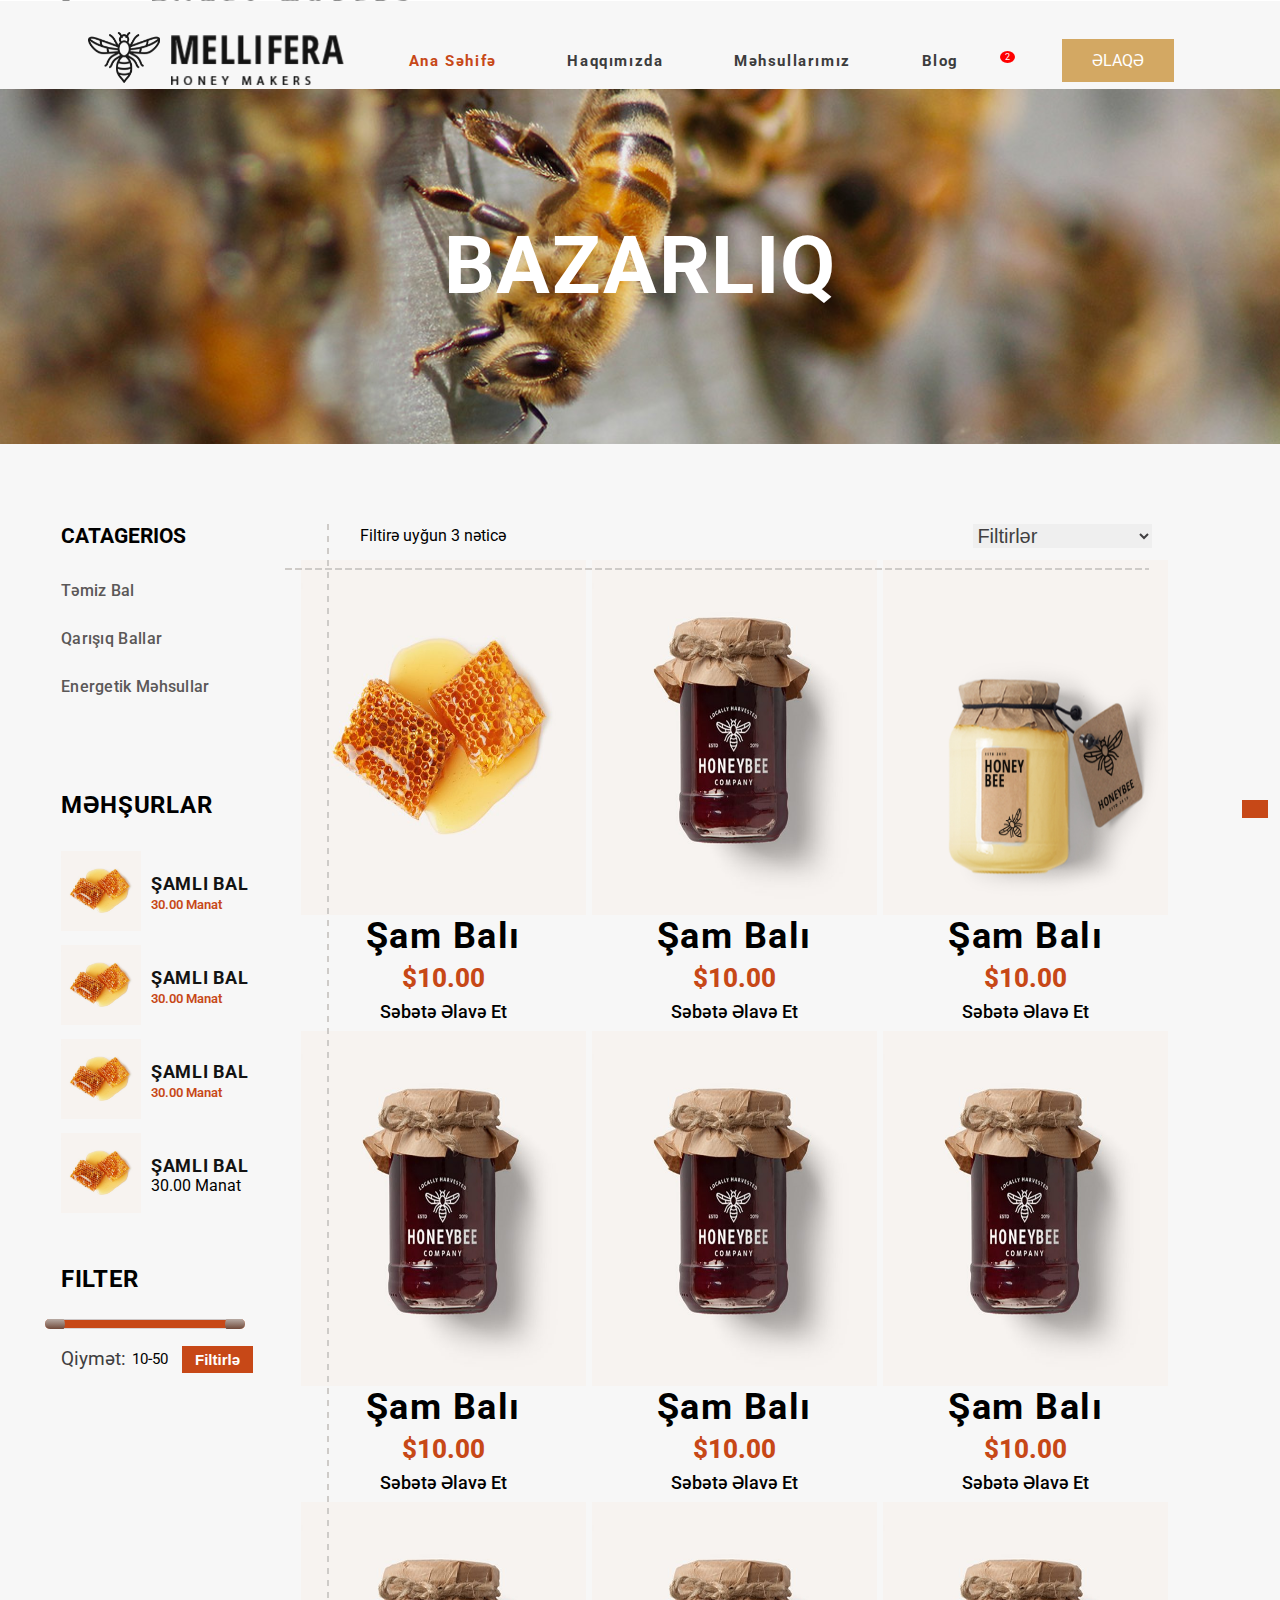
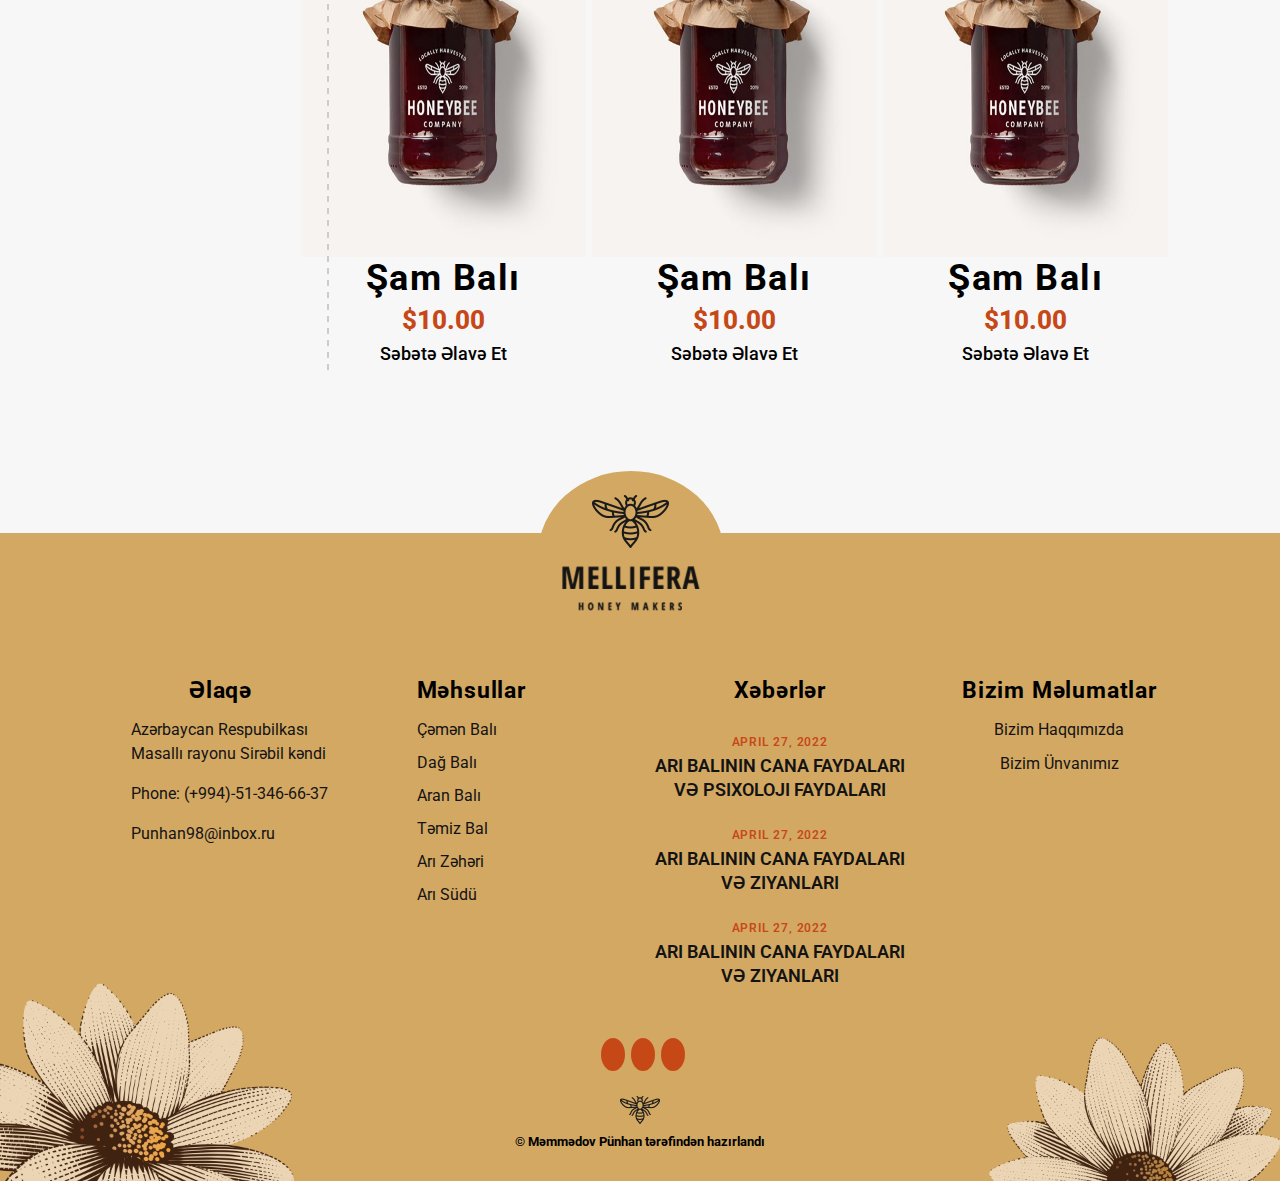
<file: mixedhoney.html>
<!DOCTYPE html>
<html lang="en">

<head>
    <meta charset="UTF-8">
    <meta http-equiv="X-UA-Compatible" content="IE=edge">
    <meta name="viewport" content="width=device-width, initial-scale=1.0">
    <link rel="stylesheet" href="style.css">
    <link rel="stylesheet" href="https://site-assets.fontawesome.com/releases/v6.0.0/css/all.css">
    <link href="https://unpkg.com/aos@2.3.1/dist/aos.css" rel="stylesheet">
    <link rel="stylesheet" href="/css/product.css">

    <title>Arı balı</title>
    <link rel="shortcut icon" type="image/x-icon" href="favicon.icon">
</head>
<body>
       <!-- Header -->
       <header>
        <a href="#" data-aos="fade-up"> <div class="back-to-top">
         <span>
             <i class="fa-regular fa-angle-up"></i>
         </span>
     </div></a>
     <div class="sticky-header">
         <div class="container">
          <div class="header">
              <div class="header-image">
                  <a href="index.html" class="logo-link"><img src="image/b.png" alt="logo" class="logo"></a>
              </div>
              <nav class="navigation">
                  <ul class="menu-main">
                      <li class="menu-item"><a href="index.html"><span class="menu-text active">Ana Səhifə</span></a></li>
                      <li class="menu-item"><a href="about.html"><span class="menu-text">Haqqımızda</span></a></li>
                      <li class="menu-item"><a href="#"><span class="menu-text">Məhsullarımız</span> <div class="drop-icon"><i class="fa-solid fa-caret-right"></i></div></a>
                          <div class="dropdown">
                              <ul>
                                  <li class="dropdown-link"><a href="/product.html"><span class="menu-text">Arı
                                              Məhsulları</span></a></li>
                                  <li class="dropdown-link"><a href="technical.html"><span class="menu-text">Texniki
                                              avadanlıqlar</span></a></li>
                                  <div class="arrow"></div>
                              </ul>
                          </div>
                      </li>
                      <li class="menu-item"><a href="blog.html"><span class="menu-text">Blog</span></a></li>
 
                  </ul>
                  <div class="qodef-holder">
                      <div class="shop-icon">
                          <a href="cart.html" class="icon">
                              <span><i class="fa-regular fa-basket-shopping"></i></span>
                              <span class="numer-shop">2</span>
                          </a>
 
                          <div class="shop-show">
                              <div class="shop-header">
                                  <div class="shop-item">
                                      <div class="shop-item-img">
                                          <a href="#"><img src="image/honeybee.jpg" class="shop-item-image" alt=""></a>
                                      </div>
                                      <div class="shop-item-text">
                                        <a href="#"><p class="header-item-text">Şamsız Bal</p></a>
                                          <p class="price-shop-item">1 x 30 manat</p>
                                      </div>
                                      <div class="shop-close-delete"><i class="fa-solid fa-xmark"></i></div>
                                  </div>
 
                                  <div class="shop-item">
                                      <div class="shop-item-img">
                                          <a href="#"><img src="image/honeybee.jpg" class="shop-item-image" alt=""></a>
                                      </div>
                                      <div class="shop-item-text">
                                          <a href="#"><p class="header-item-text">Şamsız Bal</p></a>
                                          <p class="price-shop-item">1 x 30 manat</p>
                                      </div>
                                      <div class="shop-close-delete"><i class="fa-solid fa-xmark"></i></div>
                                  </div>
                                  <div class="shop-price">
                                      <p class="price-text">ÜMUMİ :</p>
                                      <p class="price-number">60 Manat</p>
                                  </div>
                                  <div class="shop-btn">
                                     <a href="cart.html"> <button class="btn-price btn-view">Səbətə Bax</button></a>
                                     <a href="order.html"> <button class="btn-price btn-oreder">Sifariş Et</button></a>
                                  </div>
 
                                  
 
                              </div>
                              
                          </div>
                      </div>
                    <a href="contact.html">  <div class="contact-info">ƏLAQƏ</div></a>
                  </div>
              </nav>
 
          </div>
         </div>
      </div>
        <div class="container">
       
        </div>
         <div class="container">
             <div class="relative-header">
               
                 <div class="header">
                     <div class="header-image">
                         <a href="index.html" class="logo-link"><img src="image/b.png" alt="logo" class="logo"></a>
                     </div>
                     <nav class="navigation">
                         <ul class="menu-main">
                             <li class="menu-item"><a href="index.html"><span class="menu-text active">Ana Səhifə</span></a></li>
                             <li class="menu-item"><a href="about.html"><span class="menu-text">Haqqımızda</span></a></li>
                             <li class="menu-item"><a href="#"><span class="menu-text">Məhsullarımız</span> <div class="drop-icon"><i class="fa-solid fa-caret-right"></i></div></a>
                                 <div class="dropdown">
                                     <ul>
                                         <li class="dropdown-link"><a href="product.html"><span class="menu-text">Arı
                                                     Məhsulları</span></a></li>
                                         <li class="dropdown-link"><a href="technical.html"><span class="menu-text">Texniki
                                                     avadanlıqlar</span></a></li>
                                         <div class="arrow"></div>
                                     </ul>
                                 </div>
                             </li>
                             <li class="menu-item"><a href="blog.html"><span class="menu-text">Blog</span></a></li>
     
                         </ul>
                         <div class="qodef-holder">
                             <div class="shop-icon">
                                 <a href="cart.html" class="icon">
                                     <span><i class="fa-regular fa-basket-shopping"></i></span>
                                     <span class="numer-shop">2</span>
                                 </a>
     
                                 <div class="shop-show">
                                     <div class="shop-header">
                                         <div class="shop-item">
                                             <div class="shop-item-img">
                                                 <a href="cart.html"><img src="image/honeybee.jpg" class="shop-item-image" alt=""></a>
                                             </div>
                                             <div class="shop-item-text">
                                               <a href="cart.html"><p class="header-item-text">Şamsız Bal</p></a>
                                                 <p class="price-shop-item">1 x 30 manat</p>
                                             </div>
                                             <div class="shop-close-delete"><i class="fa-solid fa-xmark"></i></div>
                                         </div>
     
                                         <div class="shop-item">
                                             <div class="shop-item-img">
                                                 <a href="cart.html"><img src="image/honeybee.jpg" class="shop-item-image" alt=""></a>
                                             </div>
                                             <div class="shop-item-text">
                                                 <a href="cart.html"><p class="header-item-text">Şamsız Bal</p></a>
                                                 <p class="price-shop-item">1 x 30 manat</p>
                                             </div>
                                             <div class="shop-close-delete"><i class="fa-solid fa-xmark"></i></div>
                                         </div>
                                         <div class="shop-price">
                                             <p class="price-text">ÜMUMİ :</p>
                                             <p class="price-number">60 Manat</p>
                                         </div>
                                         <div class="shop-btn">
                                             <a href="cart.html"> <button class="btn-price btn-view">Səbətə Bax</button></a>
                                            <a href="order.html"> <button class="btn-price btn-oreder">Sifariş Et</button></a>
                                         </div>
     
                                         
     
                                     </div>
                                     
                                 </div>
                             </div>
                          <a href="contact.html">  <div class="contact-info">ƏLAQƏ</div></a> 
                         </div>
                     </nav>
     
                 </div>
                 <div class="absoluty-menu-bar"><i class="fa-solid fa-bars"></i></div>
             </div>
           
           
         </div>
 
     </header>
    <!-- PRODUCT_SHOP_IMAGE -->
    <div class="product-shop-header">
        <div class="shop-image">
            <div class="container">
                <div class="product-shop-text">
                <h1 class="product-h1">BAZARLIQ</h1>
            </div>
            </div>
        </div>
    </div>


    <!-- section-Product -->
    <div class="section-product">
      
            <div class="row">
                <div class="product-col-3">
                    <div class="product-category">
                    <h1>Catagerios</h1>
                    <ul class="product-categorious">
                        <li class="cat-item"><a href="purehoney.html">Təmiz Bal</a></li>
                        <li class="cat-item"><a href="mixedhoney.html">Qarışıq Ballar</a></li>
                        <li class="cat-item"><a href="energyproducts.html">Energetik Məhsullar</a></li>
                    </ul>

                    <div class="product-popular">
                        <h2>Məhşurlar</h2>
                        <ul class="product-popular-link">
                            <li>
                                <div class="popular-link-image"><a href="">
                                    <img src="image/candle.jpg" alt="">
                                </a></div>
                                <div class="popular-product-text">
                                    <h5 class="popular-title">
                                        <a href="">Şamlı Bal</a>
                                    </h5>
                                    <div class="product-price-text">
                                        <span class="price-manat">30.00 Manat</span>
                                    </div>
                                </div>
                            </li>
                            <li>
                                <div class="popular-link-image"><a href="">
                                    <img src="image/candle.jpg" alt="">
                                </a></div>
                                <div class="popular-product-text">
                                    <h5 class="popular-title">
                                        <a href="">Şamlı Bal</a>
                                    </h5>
                                    <div class="product-price-text">
                                        <span class="price-manat">30.00 Manat</span>
                                    </div>
                                </div>
                            </li>
                            <li>
                                <div class="popular-link-image"><a href="">
                                    <img src="image/candle.jpg" alt="">
                                </a></div>
                                <div class="popular-product-text">
                                    <h5 class="popular-title">
                                        <a href="">Şamlı Bal</a>
                                    </h5>
                                    <div class="product-price-text">
                                        <span class="price-manat">30.00 Manat</span>
                                    </div>
                                </div>
                            </li>
                            <li>
                                <div class="popular-link-image"><a href="">
                                    <img src="image/candle.jpg" alt="">
                                </a></div>
                                <div class="popular-product-text">
                                    <h5 class="popular-title">
                                        <a href="">Şamlı Bal</a>
                                    </h5>
                                    <div class="product-price-text">
                                        <span>30.00 Manat</span>
                                    </div>
                                </div>
                            </li>
                        </ul>
                        <div class="product-filter">
                            <h2>Filter</h2>
                         
                        </div>
                        <section class="range-slider">
                            <span class="rangeValues"></span>
                            <input value="1" min="1" max="100" step="1" type="range">
                            <input value="100" min="1" max="100" step="1" type="range">
                          </section>
                        <div class="product-text-price">
                             
                            <div class="product-text-inner">
                              

                                <p class="product-price-text">Qiymət:</p>
                            <span class="from">10</span>
                            -
                            <span class="to">50</span>
                            </div>
                            <div class="product-btn">
                                <button class="btn-filter">Filtirlə</button>
                            </div>
                        </div>
                    </div>
                </div>
            </div>
                <div class="product-col-6">
                    <div class="product-col-right">
                        <div class="commerce-header">
                            <p class="wocommerce-resilt-text">Filtirə uyğun <span class="wocommerce-number">3</span> nəticə</p>
                        </div>
                        <div class="wocommerce-selection">
                            <select name="honey" id="honeyselect">
                                <option value="filter" id="activeoption"><a href="">Filtirlər</a></option>
                                <option value="highlow">Bahadan Ucuza</option>
                                <option value="lowhigh">Ucuzdan Bahaya</option>
                                <option value="reyting">Ən Çox Alınanlar</option>
                            </select>

                        </div>
                    </div>
                    <div class="product-col-bottom">
                        <div class="col-4">
                          
                                    <div class="bee-image-box">
                                        <img src="image/candle.jpg" alt="" class="shop-image">
                                    </div>

                                    <h3 class="shop-title">Şam Balı</h3>
                                    <span class="price-text">$10.00</span>
                                  

                                    <a href="#">
                                        <div class="shop-add">
                                            <p class="shop-add-text"><i
                                                    class="fa-light fa-cart-arrow-down shop-add"></i> Səbətə Əlavə
                                                Et</p>
                                        </div>
                                    </a>

                                </div>
                           
                     

                        <div class="col-4">
                         
                                    <div class="bee-image-box">
                                        <img src="image/honeybee.jpg" alt="" class="shop-image">
                                    </div>

                                    <h3 class="shop-title">Şam Balı</h3>
                                    <span class="price-text">$10.00</span>
                                   

                                    <a href="#">
                                        <div class="shop-add">
                                            <p class="shop-add-text"><i
                                                    class="fa-light fa-cart-arrow-down shop-add"></i> Səbətə Əlavə
                                                Et</p>
                                        </div>
                                    </a>

                             
                           
                        </div>

                        <div class="col-4"> 
                                    <div class="bee-image-box">
                                        <img src="image/honeybeeyellow.jpg" alt="" class="shop-image">
                                    </div>

                                    <h3 class="shop-title">Şam Balı</h3>
                                    <span class="price-text">$10.00</span>
                                   
                                    <a href="#">
                                        <div class="shop-add">
                                            <p class="shop-add-text"><i
                                                    class="fa-light fa-cart-arrow-down shop-add"></i> Səbətə Əlavə
                                                Et</p>
                                        </div>
                                    </a>
                                </div>

                                
                        <div class="col-4">
                         
                            <div class="bee-image-box">
                                <img src="image/honeybee.jpg" alt="" class="shop-image">
                            </div>

                            <h3 class="shop-title">Şam Balı</h3>
                            <span class="price-text">$10.00</span>
                           

                            <a href="#">
                                <div class="shop-add">
                                    <p class="shop-add-text"><i
                                            class="fa-light fa-cart-arrow-down shop-add"></i> Səbətə Əlavə
                                        Et</p>
                                </div>
                            </a>

                     
                   
                </div>


                
                <div class="col-4">
                         
                    <div class="bee-image-box">
                        <img src="image/honeybee.jpg" alt="" class="shop-image">
                    </div>

                    <h3 class="shop-title">Şam Balı</h3>
                    <span class="price-text">$10.00</span>
                   

                    <a href="#">
                        <div class="shop-add">
                            <p class="shop-add-text"><i
                                    class="fa-light fa-cart-arrow-down shop-add"></i> Səbətə Əlavə
                                Et</p>
                        </div>
                    </a>

             
           
        </div>

        
        <div class="col-4">
                         
            <div class="bee-image-box">
                <img src="image/honeybee.jpg" alt="" class="shop-image">
            </div>

            <h3 class="shop-title">Şam Balı</h3>
            <span class="price-text">$10.00</span>
           

            <a href="#">
                <div class="shop-add">
                    <p class="shop-add-text"><i
                            class="fa-light fa-cart-arrow-down shop-add"></i> Səbətə Əlavə
                        Et</p>
                </div>
            </a>

     
   
</div>

<div class="col-4">
                         
    <div class="bee-image-box">
        <img src="image/honeybee.jpg" alt="" class="shop-image">
    </div>

    <h3 class="shop-title">Şam Balı</h3>
    <span class="price-text">$10.00</span>
   

    <a href="#">
        <div class="shop-add">
            <p class="shop-add-text"><i
                    class="fa-light fa-cart-arrow-down shop-add"></i> Səbətə Əlavə
                Et</p>
        </div>
    </a>



</div>

<div class="col-4">
                         
    <div class="bee-image-box">
        <img src="image/honeybee.jpg" alt="" class="shop-image">
    </div>

    <h3 class="shop-title">Şam Balı</h3>
    <span class="price-text">$10.00</span>
   

    <a href="#">
        <div class="shop-add">
            <p class="shop-add-text"><i
                    class="fa-light fa-cart-arrow-down shop-add"></i> Səbətə Əlavə
                Et</p>
        </div>
    </a>



</div>

<div class="col-4">
                         
    <div class="bee-image-box">
        <img src="image/honeybee.jpg" alt="" class="shop-image">
    </div>

    <h3 class="shop-title">Şam Balı</h3>
    <span class="price-text">$10.00</span>
   

    <a href="#">
        <div class="shop-add">
            <p class="shop-add-text"><i
                    class="fa-light fa-cart-arrow-down shop-add"></i> Səbətə Əlavə
                Et</p>
        </div>
    </a>



</div>


                                
                                
                    </div>
                </div>
            </div>
       
    </div>

    <footer class="footer-all">

        <div class="absoluty-footer-product">
            <img src="image/Logo-footer-1.png" width="276" height="232" alt="" class="footer-product-img">
        </div>
        <div class="container">
          <div class="footer-row">
              <div class="footer-col-4">
                  <div class="footer-contact">
                      <h1 class="footer-hive-h1">Əlaqə</h1>
                      <a href="#">
                          <div class="footer-contact-info">
                              <div class="footer-contact-icon"><i class="fa-solid fa-paper-plane"></i></div>
                              <p class="map">Azərbaycan Respubilkası Masallı rayonu Sirəbil kəndi </p>
                          </div>
                      </a>
                       
                      <a href="#">
                          <div class="footer-contact-info">
                            <div class="footer-contact-icon"><i class="fa-regular fa-phone-flip"></i></div>
                            <p class="map">Phone: (+994)-51-346-66-37</p>
                          </div>
                      </a>

                      <a href="#">
                          <div class="footer-contact-info">
                            <div class="footer-contact-icon"><i class="fa-regular fa-envelope"></i></div>
                            <p class="map">Punhan98@inbox.ru</p>
                          </div>
                      </a>

                  </div>
              </div>

              <div class="footer-col-4">
                  <div class="footer-products">
                      <h1 class="footer-hive-h1-product">Məhsullar</h1>
                      <a href="#">
                          <p class="products">Çəmən Balı</p>
                      </a>
                      <a href="#">
                        <p class="products">Dağ Balı</p>
                    </a>
                    <a href="#">
                        <p class="products">Aran Balı</p>
                    </a>
                    <a href="#">
                        <p class="products">Təmiz Bal</p>
                    </a>
                    <a href="#">
                        <p class="products">Arı Zəhəri</p>
                    </a>
                    <a href="#">
                        <p class="products">Arı Südü</p>
                    </a>
                  </div>
              </div>
              <div class="footer-col-4">
                  <div class="footer-news">
                      <h1 class="footer-hive-h1">Xəbərlər</h1>
                      <a href="#">
                          <p class="fotter-header-date">
                              April 27, 2022
                          </p>
                          <p class="footer-header-text">
                              Arı Balının Cana Faydaları və Psixoloji faydaları 
                          </p>
                      </a>

                      <a href="#">
                        <p class="fotter-header-date">
                            April 27, 2022
                        </p>
                        <p class="footer-header-text">
                            Arı Balının Cana Faydaları və Ziyanları
                        </p>
                    </a>
                    <a href="#">
                        <p class="fotter-header-date">
                            April 27, 2022
                        </p>
                        <p class="footer-header-text">
                            Arı Balının Cana Faydaları və Ziyanları
                        </p>
                    </a>
                  </div>
              </div>

              <div class="footer-col-4">
                  <div class="footer-hive">
                      <h1 class="footer-hive-h1">Bizim Məlumatlar</h1>
                      <a href="#">
                          <p class="footer-hive-text">Bizim Haqqımızda</p>
                      </a>
                      <a href="#">
                        <p class="footer-hive-text">Bizim Ünvanımız</p>
                    </a>

                  </div>
              </div>
          </div>
        </div>

        <div class="footer-product-row">
            <div class="icons-site">
                <a href="" class="icon-sosial"><i class="fa-brands fa-facebook-f"></i></a>
                <a href="" class="icon-sosial"><i class="fa-brands fa-instagram"></i></a>
                <a href="" class="icon-sosial"><i class="fa-brands fa-twitter"></i></a>
            </div> 
            <div class="absoluty-footer-flower">

             <img src="image/Footer-png3.png" alt="" class="footer-flower">
         </div>
            <div class="authorby">
                <h5>©  Məmmədov Pünhan tərəfindən hazırlandı</h5>
            </div>
         </div>
     </div>
    </footer>

    <script src="https://unpkg.com/aos@2.3.1/dist/aos.js"></script>

    <script>
        AOS.init();
      </script>
    <script src="index.js"></script>
</body>
</html>
</file>
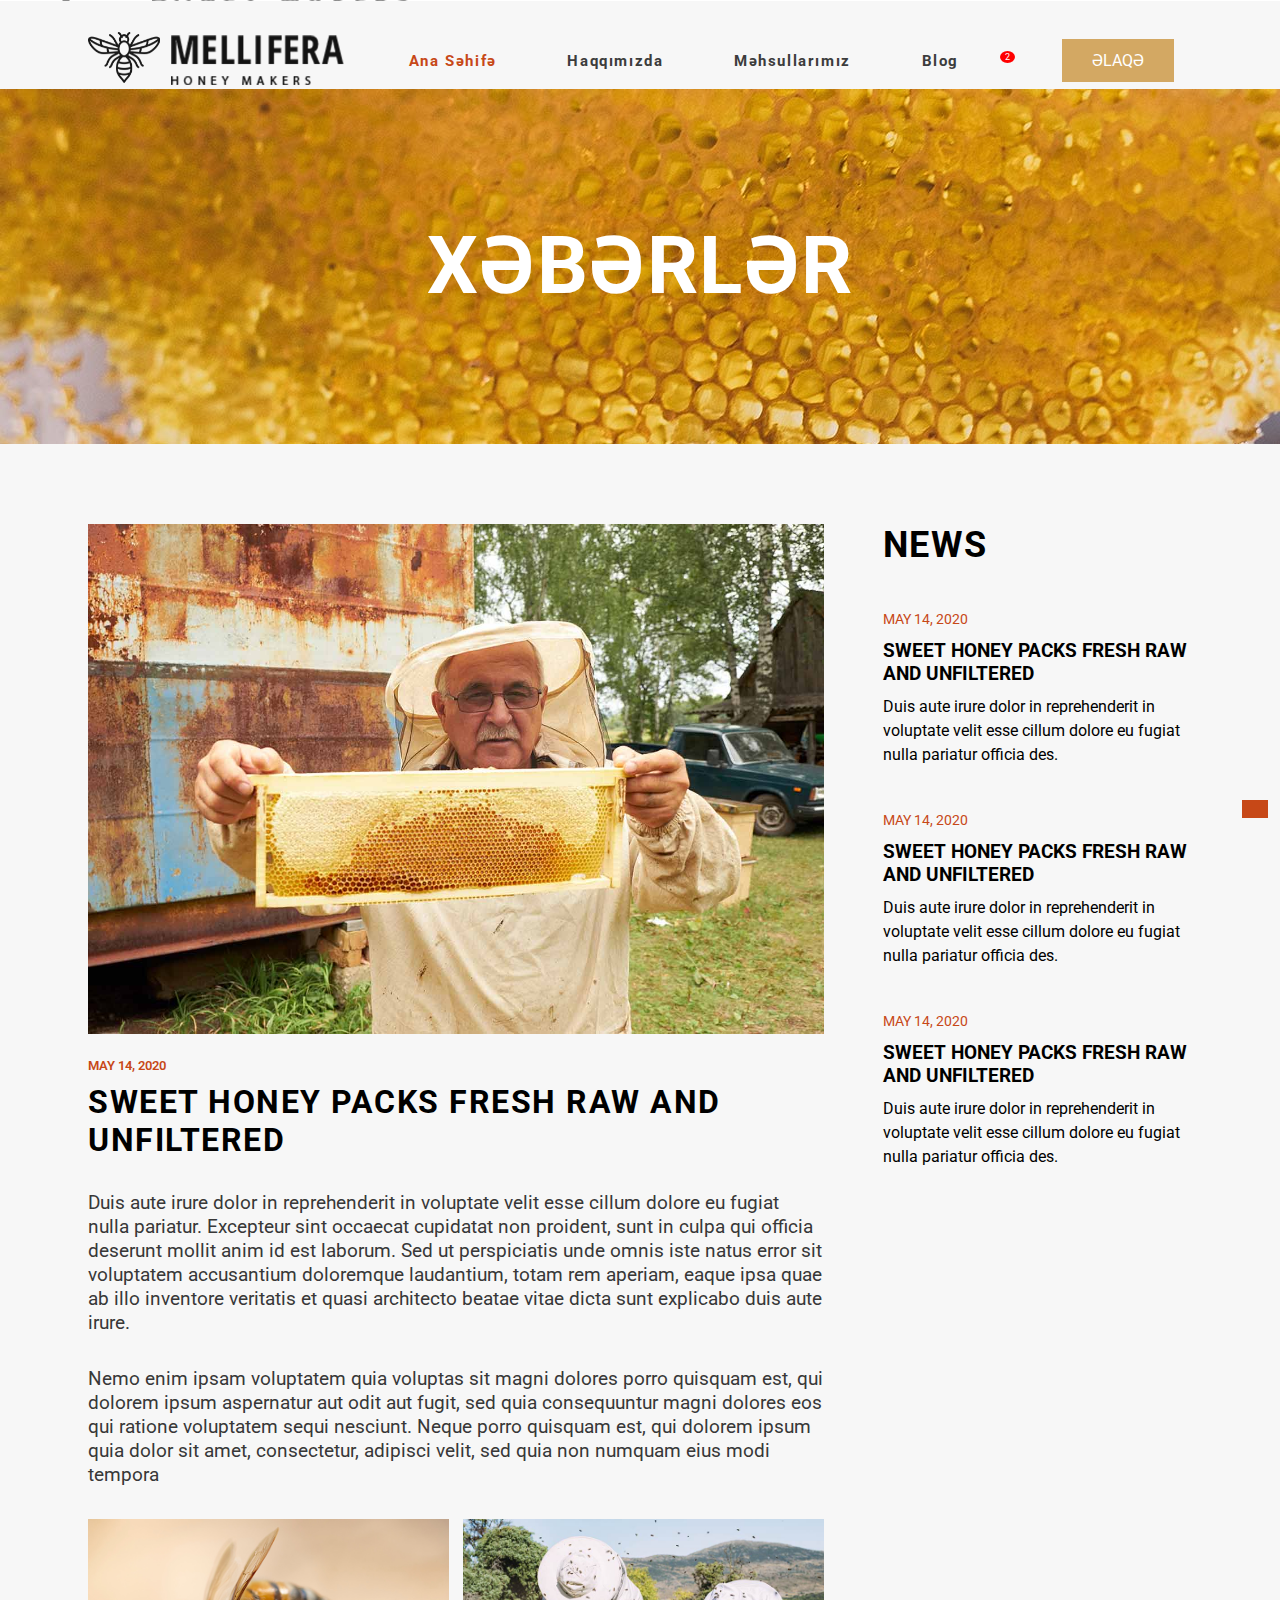
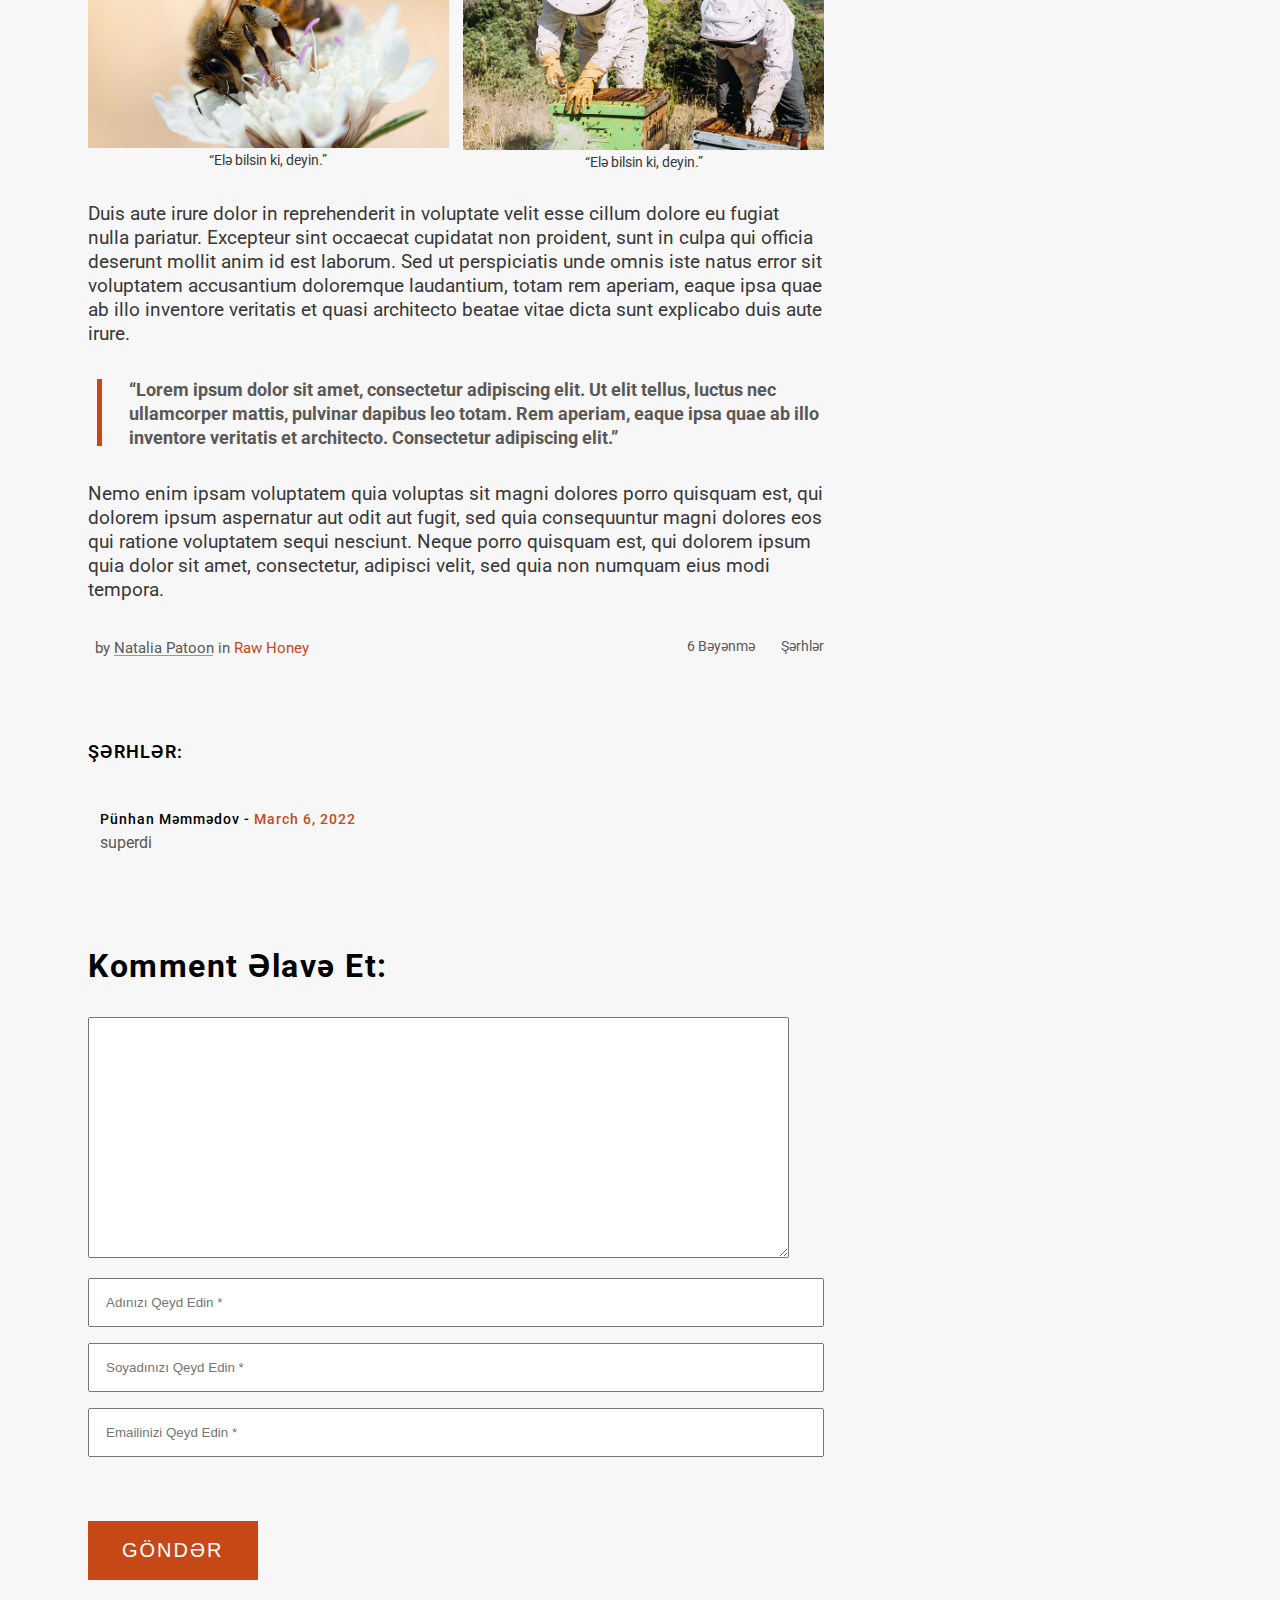
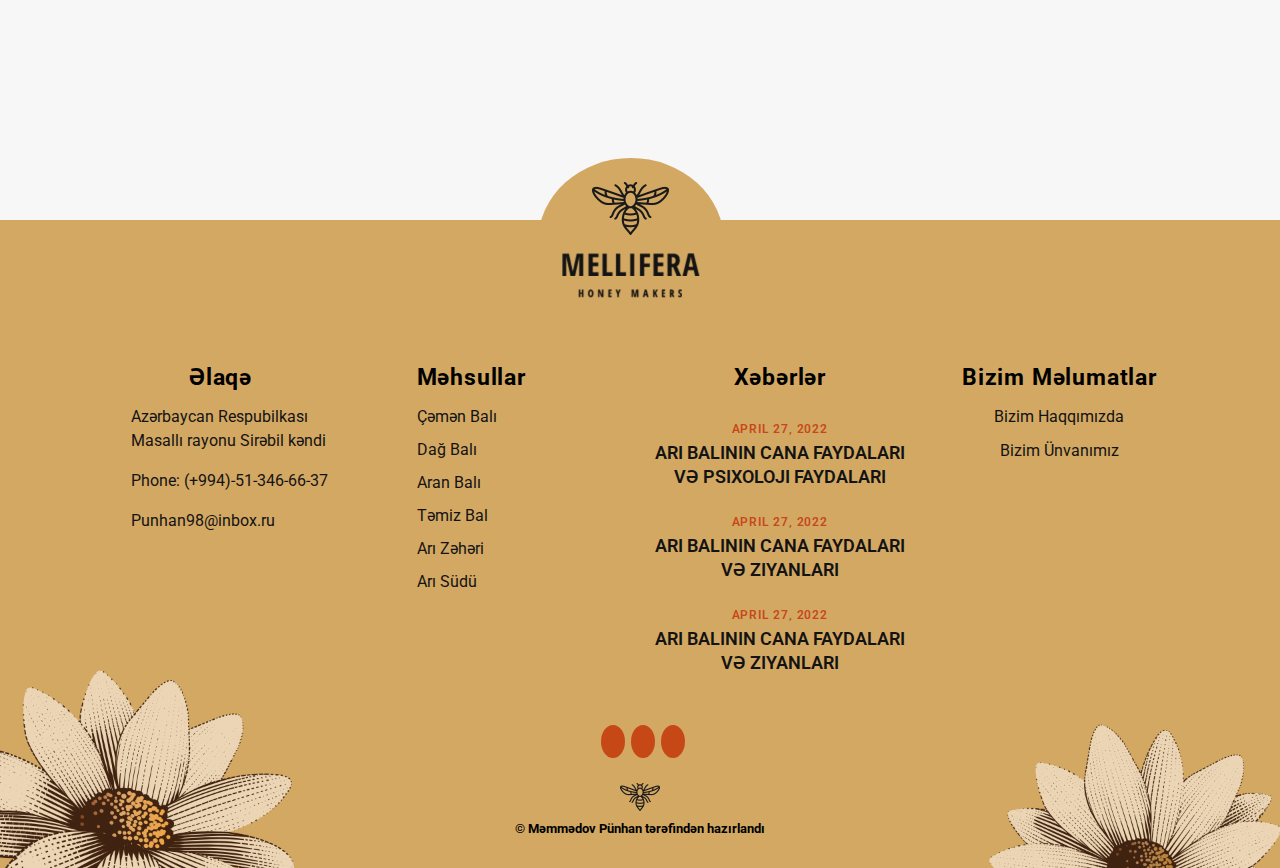
<file: news.html>
<!DOCTYPE html>
<html lang="en">

<head>
    <meta charset="UTF-8">
    <meta http-equiv="X-UA-Compatible" content="IE=edge">
    <meta name="viewport" content="width=device-width, initial-scale=1.0">
    <link rel="stylesheet" href="style.css">
    <link rel="stylesheet" href="https://site-assets.fontawesome.com/releases/v6.0.0/css/all.css">
    <link href="https://unpkg.com/aos@2.3.1/dist/aos.css" rel="stylesheet">
    <link rel="stylesheet" href="css/about.css">
    <link rel="stylesheet" href="/css/product.css">
    <link rel="stylesheet" href="css/cart.css">
    <link rel="stylesheet" href="css/contact.css">
    <link rel="stylesheet" href="css/news.css">
   
    <title>Arı balı</title>
    <link rel="shortcut icon" type="image/x-icon" href="favicon.icon">
</head>
<body>


      <!-- Header -->
      <header>
        <a href="#" data-aos="fade-up"> <div class="back-to-top">
         <span>
             <i class="fa-regular fa-angle-up"></i>
         </span>
     </div></a>
     <div class="sticky-header">
         <div class="container">
          <div class="header">
              <div class="header-image">
                  <a href="index.html" class="logo-link"><img src="image/b.png" alt="logo" class="logo"></a>
              </div>
              <nav class="navigation">
                  <ul class="menu-main">
                      <li class="menu-item"><a href="index.html"><span class="menu-text active">Ana Səhifə</span></a></li>
                      <li class="menu-item"><a href="about.html"><span class="menu-text">Haqqımızda</span></a></li>
                      <li class="menu-item"><a href="#"><span class="menu-text">Məhsullarımız</span> <div class="drop-icon"><i class="fa-solid fa-caret-right"></i></div></a>
                          <div class="dropdown">
                              <ul>
                                  <li class="dropdown-link"><a href="/product.html"><span class="menu-text">Arı
                                              Məhsulları</span></a></li>
                                  <li class="dropdown-link"><a href="technical.html"><span class="menu-text">Texniki
                                              avadanlıqlar</span></a></li>
                                  <div class="arrow"></div>
                              </ul>
                          </div>
                      </li>
                      <li class="menu-item"><a href="blog.html"><span class="menu-text">Blog</span></a></li>
 
                  </ul>
                  <div class="qodef-holder">
                      <div class="shop-icon">
                          <a href="cart.html" class="icon">
                              <span><i class="fa-regular fa-basket-shopping"></i></span>
                              <span class="numer-shop">2</span>
                          </a>
 
                          <div class="shop-show">
                              <div class="shop-header">
                                  <div class="shop-item">
                                      <div class="shop-item-img">
                                          <a href="#"><img src="image/honeybee.jpg" class="shop-item-image" alt=""></a>
                                      </div>
                                      <div class="shop-item-text">
                                        <a href="#"><p class="header-item-text">Şamsız Bal</p></a>
                                          <p class="price-shop-item">1 x 30 manat</p>
                                      </div>
                                      <div class="shop-close-delete"><i class="fa-solid fa-xmark"></i></div>
                                  </div>
 
                                  <div class="shop-item">
                                      <div class="shop-item-img">
                                          <a href="#"><img src="image/honeybee.jpg" class="shop-item-image" alt=""></a>
                                      </div>
                                      <div class="shop-item-text">
                                          <a href="#"><p class="header-item-text">Şamsız Bal</p></a>
                                          <p class="price-shop-item">1 x 30 manat</p>
                                      </div>
                                      <div class="shop-close-delete"><i class="fa-solid fa-xmark"></i></div>
                                  </div>
                                  <div class="shop-price">
                                      <p class="price-text">ÜMUMİ :</p>
                                      <p class="price-number">60 Manat</p>
                                  </div>
                                  <div class="shop-btn">
                                     <a href="cart.html"> <button class="btn-price btn-view">Səbətə Bax</button></a>
                                     <a href="order.html"> <button class="btn-price btn-oreder">Sifariş Et</button></a>
                                  </div>
 
                                  
 
                              </div>
                              
                          </div>
                      </div>
                    <a href="contact.html">  <div class="contact-info">ƏLAQƏ</div></a>
                  </div>
              </nav>
 
          </div>
         </div>
      </div>
        <div class="container">
       
        </div>
         <div class="container">
             <div class="relative-header">
               
                 <div class="header">
                     <div class="header-image">
                         <a href="index.html" class="logo-link"><img src="image/b.png" alt="logo" class="logo"></a>
                     </div>
                     <nav class="navigation">
                         <ul class="menu-main">
                             <li class="menu-item"><a href="index.html"><span class="menu-text active">Ana Səhifə</span></a></li>
                             <li class="menu-item"><a href="about.html"><span class="menu-text">Haqqımızda</span></a></li>
                             <li class="menu-item"><a href="#"><span class="menu-text">Məhsullarımız</span> <div class="drop-icon"><i class="fa-solid fa-caret-right"></i></div></a>
                                 <div class="dropdown">
                                     <ul>
                                         <li class="dropdown-link"><a href="product.html"><span class="menu-text">Arı
                                                     Məhsulları</span></a></li>
                                         <li class="dropdown-link"><a href="technical.html"><span class="menu-text">Texniki
                                                     avadanlıqlar</span></a></li>
                                         <div class="arrow"></div>
                                     </ul>
                                 </div>
                             </li>
                             <li class="menu-item"><a href="blog.html"><span class="menu-text">Blog</span></a></li>
     
                         </ul>
                         <div class="qodef-holder">
                             <div class="shop-icon">
                                 <a href="cart.html" class="icon">
                                     <span><i class="fa-regular fa-basket-shopping"></i></span>
                                     <span class="numer-shop">2</span>
                                 </a>
     
                                 <div class="shop-show">
                                     <div class="shop-header">
                                         <div class="shop-item">
                                             <div class="shop-item-img">
                                                 <a href="cart.html"><img src="image/honeybee.jpg" class="shop-item-image" alt=""></a>
                                             </div>
                                             <div class="shop-item-text">
                                               <a href="cart.html"><p class="header-item-text">Şamsız Bal</p></a>
                                                 <p class="price-shop-item">1 x 30 manat</p>
                                             </div>
                                             <div class="shop-close-delete"><i class="fa-solid fa-xmark"></i></div>
                                         </div>
     
                                         <div class="shop-item">
                                             <div class="shop-item-img">
                                                 <a href="cart.html"><img src="image/honeybee.jpg" class="shop-item-image" alt=""></a>
                                             </div>
                                             <div class="shop-item-text">
                                                 <a href="cart.html"><p class="header-item-text">Şamsız Bal</p></a>
                                                 <p class="price-shop-item">1 x 30 manat</p>
                                             </div>
                                             <div class="shop-close-delete"><i class="fa-solid fa-xmark"></i></div>
                                         </div>
                                         <div class="shop-price">
                                             <p class="price-text">ÜMUMİ :</p>
                                             <p class="price-number">60 Manat</p>
                                         </div>
                                         <div class="shop-btn">
                                             <a href="cart.html"> <button class="btn-price btn-view">Səbətə Bax</button></a>
                                            <a href="order.html"> <button class="btn-price btn-oreder">Sifariş Et</button></a>
                                         </div>
     
                                         
     
                                     </div>
                                     
                                 </div>
                             </div>
                          <a href="contact.html">  <div class="contact-info">ƏLAQƏ</div></a> 
                         </div>
                     </nav>
     
                 </div>
                 <div class="absoluty-menu-bar"><i class="fa-solid fa-bars"></i></div>
             </div>
           
           
         </div>
 
     </header>


       <!-- PRODUCT_SHOP_IMAGE -->
       <div class="product-shop-header">
        <div class="shop-image">
            <div class="container">
                <div class="product-shop-text">
                <h1 class="product-h1">XƏBƏRLƏR</h1>
            </div>
            </div>
        </div>
    </div>


    <div class="news-section">
        <div class="container">
            <div class="news-all">
            <div class="news-left">
                <div class="news-left-inner">
                <div class="news-header-image">
                    <img src="image/Blog-single-img9-1300.jpg" alt="" class="news-image-url">
                 
                </div>
                <div class="news-text">
                    <p class="news-date">MAY 14, 2020</p>
                    <h1 class="news-title">SWEET HONEY PACKS FRESH RAW AND UNFILTERED</h1>
                    <p class="news-p-one th">Duis aute irure dolor in reprehenderit in voluptate velit esse cillum dolore eu fugiat nulla pariatur. Excepteur sint occaecat cupidatat non proident, sunt in culpa qui officia deserunt mollit anim id est laborum. Sed ut perspiciatis unde omnis iste natus error sit voluptatem accusantium doloremque laudantium, totam rem aperiam, eaque ipsa quae ab illo inventore veritatis et quasi architecto beatae vitae dicta sunt explicabo duis aute irure.</p>
                    <p class="news-p-two th">Nemo enim ipsam voluptatem quia voluptas sit magni dolores porro quisquam est, qui dolorem ipsum aspernatur aut odit aut fugit, sed quia consequuntur magni dolores eos qui ratione voluptatem sequi nesciunt. Neque porro quisquam est, qui dolorem ipsum quia dolor sit amet, consectetur, adipisci velit, sed quia non numquam eius modi tempora</p>
                    <div class="news-image-text">
                        <div class="news-image-text-one">
                            <img src="image/Blog-single-img2.jpg" alt="" class="text-images">
                            <figcaption class="th">“Elə bilsin ki, deyin.”</figcaption>
                        </div>
                        <div class="news-image-text-one">
                            <img class="text-images" src="image/manswomanbee.jpg">
                            <figcaption class="th">“Elə bilsin ki, deyin.”</figcaption>
                        </div>
                    </div>
                    <p class="news-p-three th">Duis aute irure dolor in reprehenderit in voluptate velit esse cillum dolore eu fugiat nulla pariatur. Excepteur sint occaecat cupidatat non proident, sunt in culpa qui officia deserunt mollit anim id est laborum. Sed ut perspiciatis unde omnis iste natus error sit voluptatem accusantium doloremque laudantium, totam rem aperiam, eaque ipsa quae ab illo inventore veritatis et quasi architecto beatae vitae dicta sunt explicabo duis aute irure.</p>
                    <div class="amazing-text">
                        <p class="news-p-four ">“Lorem ipsum dolor sit amet, consectetur adipiscing elit. Ut elit tellus, luctus nec ullamcorper mattis, pulvinar dapibus leo totam. Rem aperiam, eaque ipsa quae ab illo inventore veritatis et architecto. Consectetur adipiscing elit.”</p>

                    </div>
                    <p class="news-p-five th">Nemo enim ipsam voluptatem quia voluptas sit magni dolores porro quisquam est, qui dolorem ipsum aspernatur aut odit aut fugit, sed quia consequuntur magni dolores eos qui ratione voluptatem sequi nesciunt. Neque porro quisquam est, qui dolorem ipsum quia dolor sit amet, consectetur, adipisci velit, sed quia non numquam eius modi tempora.</p>

                    <div class="news-by-authoors">
                        <div class="news-by-authoors-one">
                            <p class="authhors-inner"><i class="fa-solid fa-circle-user"></i>  by <span class="authoors-amazing">Natalia Patoon</span> in <span class="authoor-jb">Raw Honey</span></p>
                        </div>
                        <div class="news-by-authoors-two">
                            <p class="authors-icon"><i class="fa-regular fa-heart"></i> 6 Bəyənmə</p>
                            <p class="authors-icon"><i class="fa-regular fa-message-captions"></i> Şərhlər</p>
                        </div>
                    </div>

                    <div class="news-comment">
                        <p class="news-comment-p td">Şərhlər:</p>

                        <div class="news-comment-inner">
                            <div class="news-comment-person">
                                <i class="fa-solid fa-circle-user"></i>
                            </div>
                            <div class="news-comment-text">
                                <p class="by-authoor-text">Pünhan Məmmədov <span>-</span> <span class="authoor-date">March 6, 2022</span> </p>
                                <p class="by-authoor-comment-text">superdi</p>
                            </div>
                        </div>
                    </div>
                </div>
            </div>
            <div class="news-comment-add">
                <h1 class="leave-comment">Komment Əlavə Et:</h1>
                <textarea name="" id="" cols="45" rows="8" required  maxlength="65525"></textarea>
                <p class="leave-comment-p">
                    <input type="text" class="leave-comment" id="comment-one" placeholder="Adınızı Qeyd Edin *">
                    <i class="fa-regular fa-user fa-comm"></i>
                </p>
                <p class="leave-comment-p">
                    <input type="text" class="leave-comment " id="comment-two" placeholder="Soyadınızı Qeyd Edin *">
                    <i class="fa-regular fa-envelope fa-comm"></i>
                </p>
                <p class="leave-comment-p">
                    <input type="text" class="leave-comment " id="comment-three" placeholder="Emailinizi Qeyd Edin *">
                    <i class="fa-regular fa-envelope fa-comm"></i>
                </p>

                <button class="btn" id="commnet-btn">GÖNDƏR</button>
            </div>
            </div>

            <!-- right -->
            <div class="float-right">
            <div class="col-2" >
                    <h3>NEWS</h3>
                    <div class="inner-row">
                        <div class="col-4-hover">
                            <small class="date-text">MAY 14, 2020</small>
                            <a href="news.html" class="h4">
                                <h4>SWEET HONEY PACKS FRESH RAW AND UNFILTERED</h4>
                            </a>
                            <p>Duis aute irure dolor in reprehenderit in voluptate velit esse cillum dolore eu fugiat
                                nulla pariatur officia des.</p>
                        </div>

                        <div class="col-4-hover">
                            <small class="date-text">MAY 14, 2020</small>
                            <a href="news.html" class="h4">
                                <h4>SWEET HONEY PACKS FRESH RAW AND UNFILTERED</h4>
                            </a>
                            <p>Duis aute irure dolor in reprehenderit in voluptate velit esse cillum dolore eu fugiat
                                nulla pariatur officia des.</p>
                        </div>

                        <div class="col-4-hover">
                            <small class="date-text">MAY 14, 2020</small>
                            <a href="news.html" class="h4">
                                <h4>SWEET HONEY PACKS FRESH RAW AND UNFILTERED</h4>
                            </a>
                            <p>Duis aute irure dolor in reprehenderit in voluptate velit esse cillum dolore eu fugiat
                                nulla pariatur officia des.</p>
                        </div>

                    </div>
                </div>
            </div>
        </div>
        </div>
    </div>


       <!-- footer -->
       <footer class="footer-all">

        <div class="absoluty-footer-product">
            <img src="image/Logo-footer-1.png" width="276" height="232" alt="" class="footer-product-img">
        </div>
        <div class="container">
          <div class="footer-row">
              <div class="footer-col-4">
                  <div class="footer-contact">
                      <h1 class="footer-hive-h1">Əlaqə</h1>
                      <a href="#">
                          <div class="footer-contact-info">
                              <div class="footer-contact-icon"><i class="fa-solid fa-paper-plane"></i></div>
                              <p class="map">Azərbaycan Respubilkası Masallı rayonu Sirəbil kəndi </p>
                          </div>
                      </a>
                       
                      <a href="#">
                          <div class="footer-contact-info">
                            <div class="footer-contact-icon"><i class="fa-regular fa-phone-flip"></i></div>
                            <p class="map">Phone: (+994)-51-346-66-37</p>
                          </div>
                      </a>
    
                      <a href="#">
                          <div class="footer-contact-info">
                            <div class="footer-contact-icon"><i class="fa-regular fa-envelope"></i></div>
                            <p class="map">Punhan98@inbox.ru</p>
                          </div>
                      </a>
    
                  </div>
              </div>
    
              <div class="footer-col-4">
                  <div class="footer-products">
                      <h1 class="footer-hive-h1-product">Məhsullar</h1>
                      <a href="#">
                          <p class="products">Çəmən Balı</p>
                      </a>
                      <a href="#">
                        <p class="products">Dağ Balı</p>
                    </a>
                    <a href="#">
                        <p class="products">Aran Balı</p>
                    </a>
                    <a href="#">
                        <p class="products">Təmiz Bal</p>
                    </a>
                    <a href="#">
                        <p class="products">Arı Zəhəri</p>
                    </a>
                    <a href="#">
                        <p class="products">Arı Südü</p>
                    </a>
                  </div>
              </div>
              <div class="footer-col-4">
                  <div class="footer-news">
                      <h1 class="footer-hive-h1">Xəbərlər</h1>
                      <a href="#">
                          <p class="fotter-header-date">
                              April 27, 2022
                          </p>
                          <p class="footer-header-text">
                              Arı Balının Cana Faydaları və Psixoloji faydaları 
                          </p>
                      </a>
    
                      <a href="#">
                        <p class="fotter-header-date">
                            April 27, 2022
                        </p>
                        <p class="footer-header-text">
                            Arı Balının Cana Faydaları və Ziyanları
                        </p>
                    </a>
                    <a href="#">
                        <p class="fotter-header-date">
                            April 27, 2022
                        </p>
                        <p class="footer-header-text">
                            Arı Balının Cana Faydaları və Ziyanları
                        </p>
                    </a>
                  </div>
              </div>
    
              <div class="footer-col-4">
                  <div class="footer-hive">
                      <h1 class="footer-hive-h1">Bizim Məlumatlar</h1>
                      <a href="#">
                          <p class="footer-hive-text">Bizim Haqqımızda</p>
                      </a>
                      <a href="#">
                        <p class="footer-hive-text">Bizim Ünvanımız</p>
                    </a>
    
                  </div>
              </div>
          </div>
        </div>
    
        <div class="footer-product-row">
            <div class="icons-site">
                <a href="" class="icon-sosial"><i class="fa-brands fa-facebook-f"></i></a>
                <a href="" class="icon-sosial"><i class="fa-brands fa-instagram"></i></a>
                <a href="" class="icon-sosial"><i class="fa-brands fa-twitter"></i></a>
            </div> 
            <div class="absoluty-footer-flower">
    
             <img src="image/Footer-png3.png" alt="" class="footer-flower">
         </div>
            <div class="authorby">
                <h5>©  Məmmədov Pünhan tərəfindən hazırlandı</h5>
            </div>
         </div>
     </div>
    </footer>

    <script src="js/news.js"></script>
    <script src="https://unpkg.com/aos@2.3.1/dist/aos.js"></script>

    <script>
        AOS.init();
      </script>
<script src="index.js"></script>
</body>
</html>
</file>
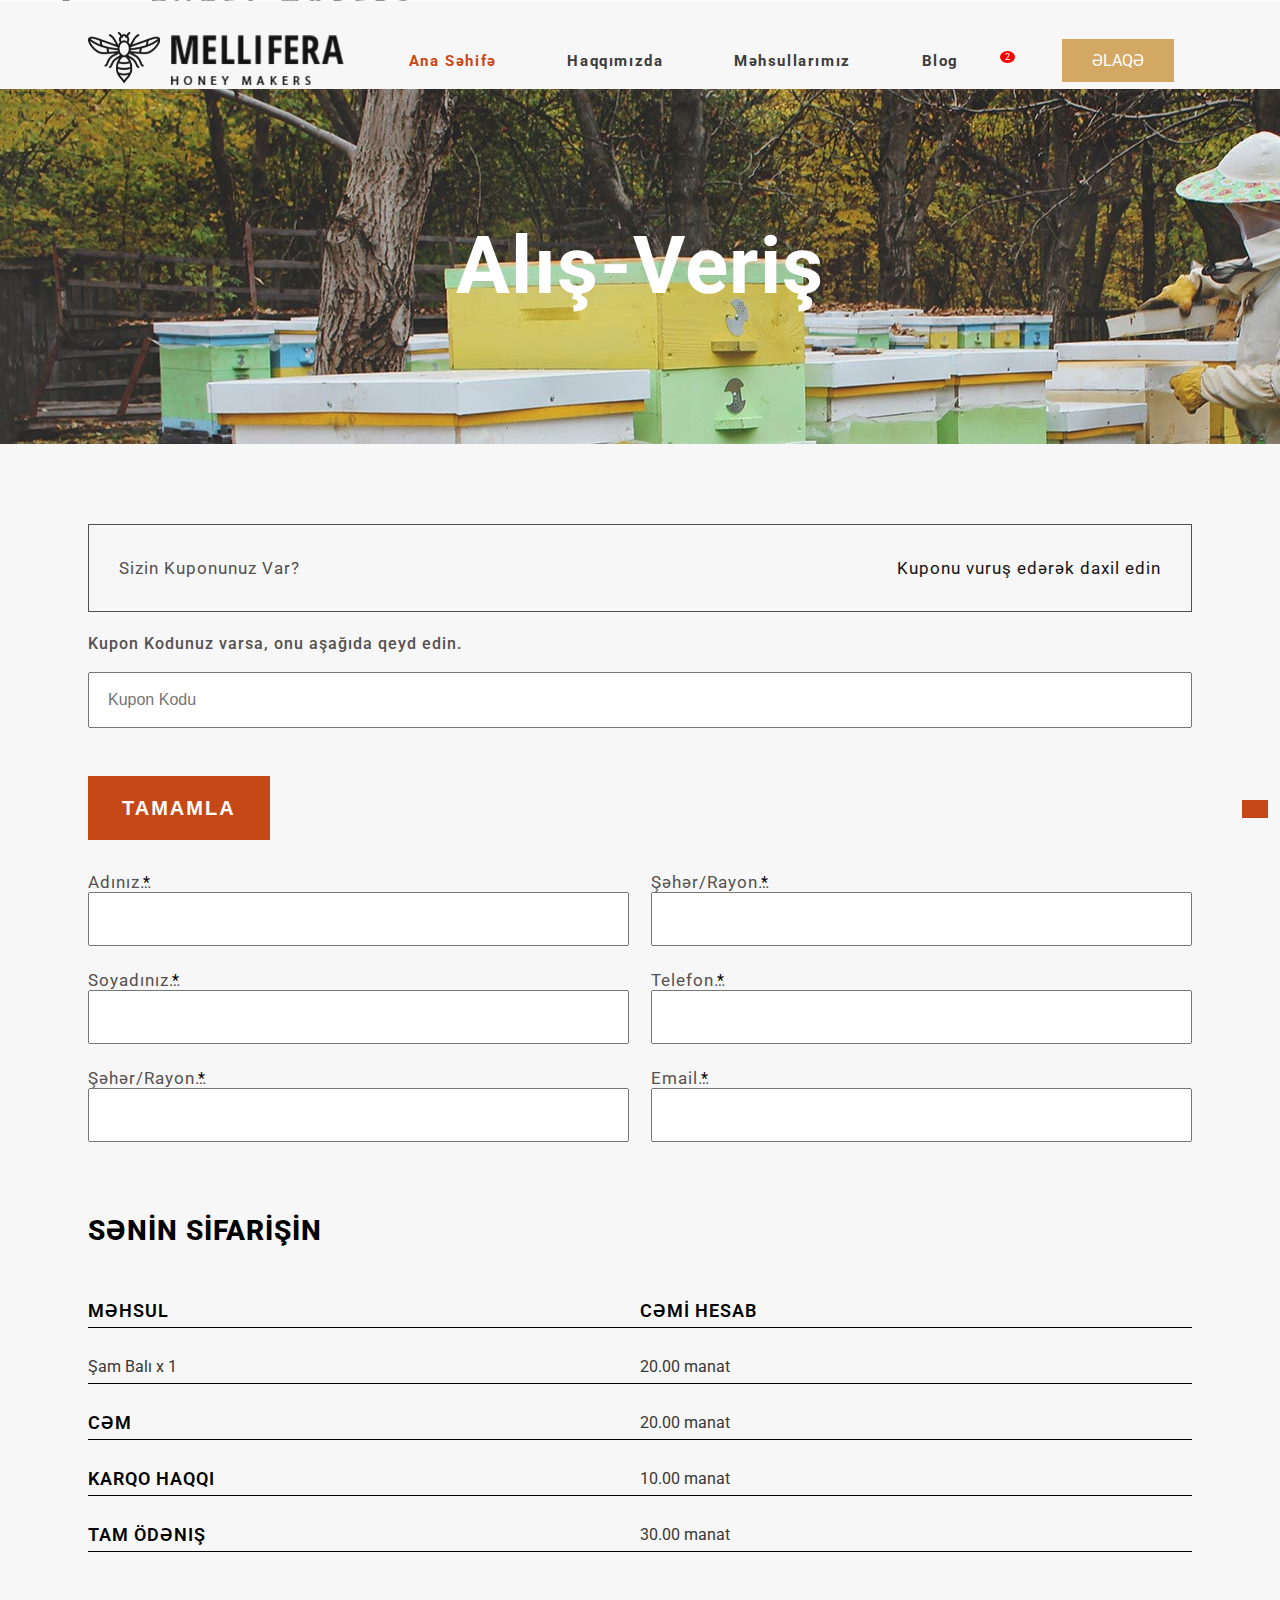
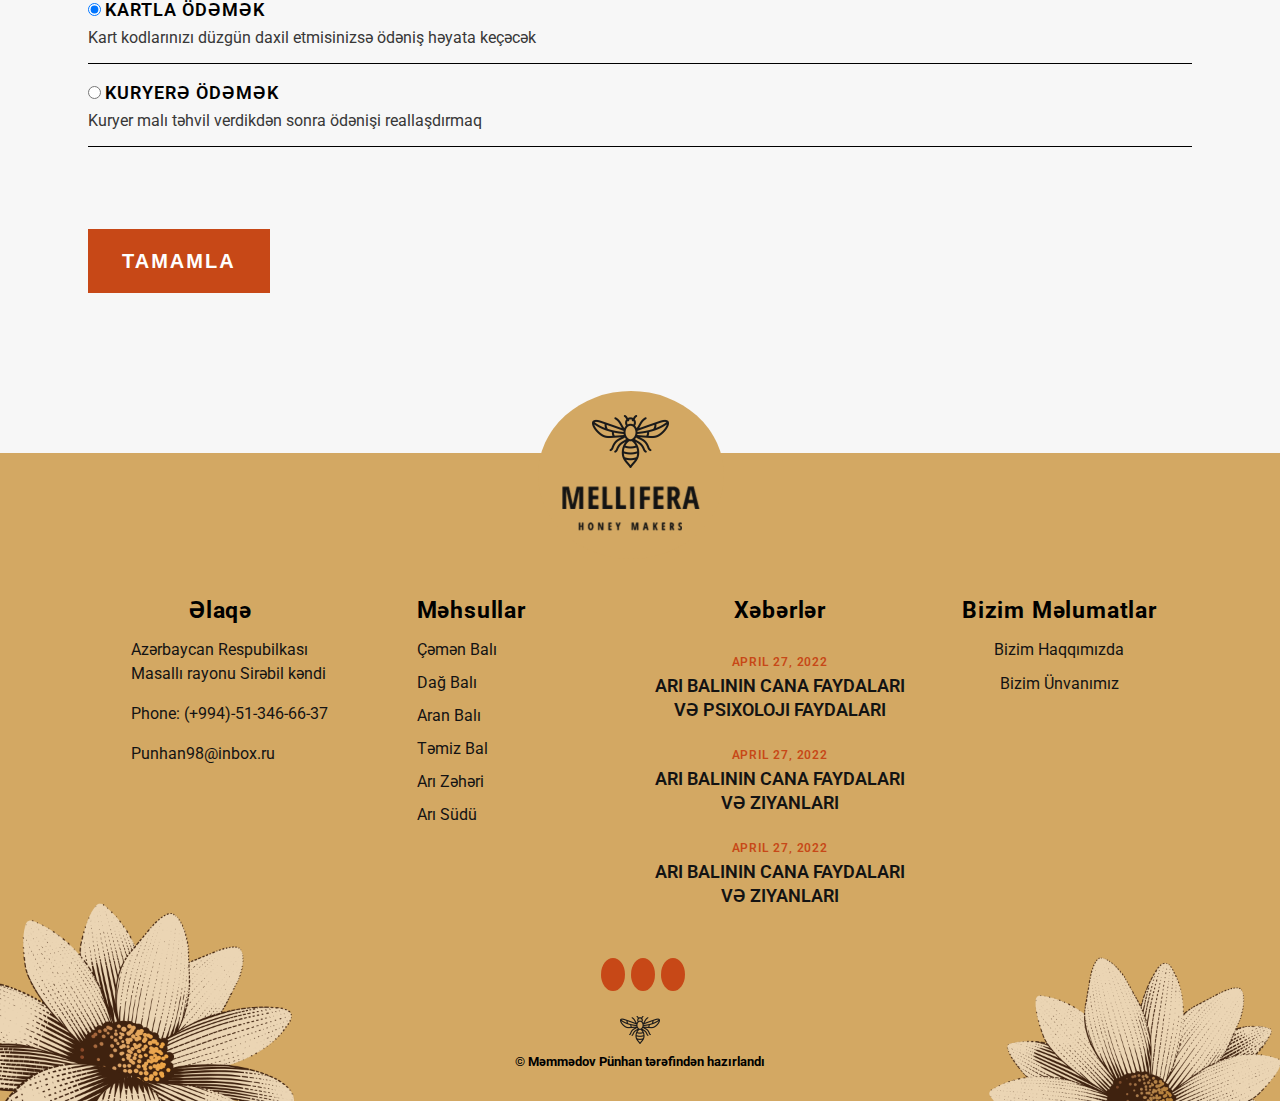
<file: order.html>
<!DOCTYPE html>
<html lang="en">

<head>
    <meta charset="UTF-8">
    <meta http-equiv="X-UA-Compatible" content="IE=edge">
    <meta name="viewport" content="width=device-width, initial-scale=1.0">
    <link rel="stylesheet" href="css/order.css">
    <link rel="stylesheet" href="style.css">
    <link rel="stylesheet" href="https://site-assets.fontawesome.com/releases/v6.0.0/css/all.css">
    <link href="https://unpkg.com/aos@2.3.1/dist/aos.css" rel="stylesheet">
    <link rel="stylesheet" href="/css/product.css">
    <link rel="stylesheet" href="css/cart.css">
   
   <link rel="stylesheet" href="css/about.css">
    <title>Arı balı</title>
    <link rel="shortcut icon" type="image/x-icon" href="favicon.icon">

</head>
<body>


       <!-- Header -->
       <header>
        <a href="#" data-aos="fade-up"> <div class="back-to-top">
         <span>
             <i class="fa-regular fa-angle-up"></i>
         </span>
     </div></a>
     <div class="sticky-header">
         <div class="container">
          <div class="header">
              <div class="header-image">
                  <a href="index.html" class="logo-link"><img src="image/b.png" alt="logo" class="logo"></a>
              </div>
              <nav class="navigation">
                  <ul class="menu-main">
                      <li class="menu-item"><a href="index.html"><span class="menu-text active">Ana Səhifə</span></a></li>
                      <li class="menu-item"><a href="about.html"><span class="menu-text">Haqqımızda</span></a></li>
                      <li class="menu-item"><a href="#"><span class="menu-text">Məhsullarımız</span> <div class="drop-icon"><i class="fa-solid fa-caret-right"></i></div></a>
                          <div class="dropdown">
                              <ul>
                                  <li class="dropdown-link"><a href="/product.html"><span class="menu-text">Arı
                                              Məhsulları</span></a></li>
                                  <li class="dropdown-link"><a href="technical.html"><span class="menu-text">Texniki
                                              avadanlıqlar</span></a></li>
                                  <div class="arrow"></div>
                              </ul>
                          </div>
                      </li>
                      <li class="menu-item"><a href="blog.html"><span class="menu-text">Blog</span></a></li>
 
                  </ul>
                  <div class="qodef-holder">
                      <div class="shop-icon">
                          <a href="cart.html" class="icon">
                              <span><i class="fa-regular fa-basket-shopping"></i></span>
                              <span class="numer-shop">2</span>
                          </a>
 
                          <div class="shop-show">
                              <div class="shop-header">
                                  <div class="shop-item">
                                      <div class="shop-item-img">
                                          <a href="#"><img src="image/honeybee.jpg" class="shop-item-image" alt=""></a>
                                      </div>
                                      <div class="shop-item-text">
                                        <a href="#"><p class="header-item-text">Şamsız Bal</p></a>
                                          <p class="price-shop-item">1 x 30 manat</p>
                                      </div>
                                      <div class="shop-close-delete"><i class="fa-solid fa-xmark"></i></div>
                                  </div>
 
                                  <div class="shop-item">
                                      <div class="shop-item-img">
                                          <a href="#"><img src="image/honeybee.jpg" class="shop-item-image" alt=""></a>
                                      </div>
                                      <div class="shop-item-text">
                                          <a href="#"><p class="header-item-text">Şamsız Bal</p></a>
                                          <p class="price-shop-item">1 x 30 manat</p>
                                      </div>
                                      <div class="shop-close-delete"><i class="fa-solid fa-xmark"></i></div>
                                  </div>
                                  <div class="shop-price">
                                      <p class="price-text">ÜMUMİ :</p>
                                      <p class="price-number">60 Manat</p>
                                  </div>
                                  <div class="shop-btn">
                                     <a href="cart.html"> <button class="btn-price btn-view">Səbətə Bax</button></a>
                                     <a href="order.html"> <button class="btn-price btn-oreder">Sifariş Et</button></a>
                                  </div>
 
                                  
 
                              </div>
                              
                          </div>
                      </div>
                    <a href="contact.html">  <div class="contact-info">ƏLAQƏ</div></a>
                  </div>
              </nav>
 
          </div>
         </div>
      </div>
        <div class="container">
       
        </div>
         <div class="container">
             <div class="relative-header">
               
                 <div class="header">
                     <div class="header-image">
                         <a href="index.html" class="logo-link"><img src="image/b.png" alt="logo" class="logo"></a>
                     </div>
                     <nav class="navigation">
                         <ul class="menu-main">
                             <li class="menu-item"><a href="index.html"><span class="menu-text active">Ana Səhifə</span></a></li>
                             <li class="menu-item"><a href="about.html"><span class="menu-text">Haqqımızda</span></a></li>
                             <li class="menu-item"><a href="#"><span class="menu-text">Məhsullarımız</span> <div class="drop-icon"><i class="fa-solid fa-caret-right"></i></div></a>
                                 <div class="dropdown">
                                     <ul>
                                         <li class="dropdown-link"><a href="product.html"><span class="menu-text">Arı
                                                     Məhsulları</span></a></li>
                                         <li class="dropdown-link"><a href="technical.html"><span class="menu-text">Texniki
                                                     avadanlıqlar</span></a></li>
                                         <div class="arrow"></div>
                                     </ul>
                                 </div>
                             </li>
                             <li class="menu-item"><a href="blog.html"><span class="menu-text">Blog</span></a></li>
     
                         </ul>
                         <div class="qodef-holder">
                             <div class="shop-icon">
                                 <a href="cart.html" class="icon">
                                     <span><i class="fa-regular fa-basket-shopping"></i></span>
                                     <span class="numer-shop">2</span>
                                 </a>
     
                                 <div class="shop-show">
                                     <div class="shop-header">
                                         <div class="shop-item">
                                             <div class="shop-item-img">
                                                 <a href="cart.html"><img src="image/honeybee.jpg" class="shop-item-image" alt=""></a>
                                             </div>
                                             <div class="shop-item-text">
                                               <a href="cart.html"><p class="header-item-text">Şamsız Bal</p></a>
                                                 <p class="price-shop-item">1 x 30 manat</p>
                                             </div>
                                             <div class="shop-close-delete"><i class="fa-solid fa-xmark"></i></div>
                                         </div>
     
                                         <div class="shop-item">
                                             <div class="shop-item-img">
                                                 <a href="cart.html"><img src="image/honeybee.jpg" class="shop-item-image" alt=""></a>
                                             </div>
                                             <div class="shop-item-text">
                                                 <a href="cart.html"><p class="header-item-text">Şamsız Bal</p></a>
                                                 <p class="price-shop-item">1 x 30 manat</p>
                                             </div>
                                             <div class="shop-close-delete"><i class="fa-solid fa-xmark"></i></div>
                                         </div>
                                         <div class="shop-price">
                                             <p class="price-text">ÜMUMİ :</p>
                                             <p class="price-number">60 Manat</p>
                                         </div>
                                         <div class="shop-btn">
                                             <a href="cart.html"> <button class="btn-price btn-view">Səbətə Bax</button></a>
                                            <a href="order.html"> <button class="btn-price btn-oreder">Sifariş Et</button></a>
                                         </div>
     
                                         
     
                                     </div>
                                     
                                 </div>
                             </div>
                          <a href="contact.html">  <div class="contact-info">ƏLAQƏ</div></a> 
                         </div>
                     </nav>
     
                 </div>
                 <div class="absoluty-menu-bar"><i class="fa-solid fa-bars"></i></div>
             </div>
           
           
         </div>
 
     </header>


       <!-- PRODUCT_SHOP_IMAGE -->
       <div class="product-shop-header">
        <div class="shop-image">
            <div class="container">
                <div class="product-shop-text">
                <h1 class="product-h1">Alış-Veriş</h1>
            </div>
            </div>
        </div>
    </div>

    <!-- Section -->
    <div class="section-order">
        <div class="container">
            <div class="Hav-coupen">
                <div class="coupen-click">
                   Sizin Kuponunuz Var?

                   <a href="#" class="showcoupon">Kuponu vuruş edərək daxil edin </a>
                </div>
                <div class="coupen-write">
                    <p class="coupen-write-p">Kupon Kodunuz varsa, onu aşağıda qeyd edin.</p>

                    <input type="text" class="input-coupen-write" placeholder="Kupon Kodu">
                    <button class="btn btn-price">Tamamla</button>
                </div>
            </div>

            <!-- details -->

            <div class="details">
           <div class="first-detail">
               <div class="first-detail-inner">
                   <div class="first-name">
                       <label for="billing_first_name" class="first-text">Adınız&hellip;</label>
                       <abbr title="required" class="required">*</abbr>
                       <input type="text" name="billing_first_name" class="detail-input-text" id="billing_first_name">
                   </div>
                   <div class="last-name">
                    <label for="billing_last_name" class="first-text">Soyadınız&hellip;</label>
                    <abbr title="required" class="required">*</abbr>
                    <input type="text" name="billing_last_name" class="detail-input-text" id="billing_last_name">
                </div>
                <div class="country-name">
                    <label for="billing_country_name" class="first-text">Şəhər/Rayon&hellip;</label>
                    <abbr title="required" class="required">*</abbr>
                    <input type="text" name="billing_country_name" class="detail-input-text" id="billing_country_name">
                </div>
               
               </div>
               <div class="two-detail-inner">
                <div class="correct-adress-name">
                    <label for="billing_correct-adress-name" class="first-text">Şəhər/Rayon&hellip;</label>
                    <abbr title="required" class="required">*</abbr>
                    <input type="text" name="billing_correct-adress-name" class="detail-input-text" id="billing_correct-adress-name">
                </div>
                <div class="phone-name">
                    <label for="billing_phone_name" class="first-text">Telefon&hellip;</label>
                    <abbr title="required" class="required">*</abbr>
                    <input type="text" name="billing_phone_name" class="detail-input-text" id="billing_phone_name">
                </div>
                <div class="mail-name">
                    <label for="billing_mail_name" class="first-text">Email&hellip;</label>
                    <abbr title="required" class="required">*</abbr>
                    <input type="text" name="billing_mail_name" class="detail-input-text" id="billing_mail_name">
                </div>
               </div>
           </div>
    
            </div>

            <!-- Your ordered -->
            <div class="your-ordered">
                <div class="ordered-header-text">
                    SƏNİN SİFARİŞİN
                </div>
                <div class="ordered-inner">
                    <div class="ordered-first-text order-flex">
                        <p class="ordered-product order-basis td">Məhsul</p>
                        <p class="ordered-subtotal order-basis td">CƏMİ HESAB</p>
                    </div>
                    <div class="ordered-two-text order-flex">
                        <p class="pure-ordered order-basis th">Şam Balı <span>x 1</span></p>
                        <p class="ordered-current-total order-basis th">20.00 manat</p>
                    </div>
                    <div class="ordered-three-text order-flex">
                        <p class="ordered-subtotal order-basis td">Cəm</p>
                        <p class="ordered-total-number order-basis th">20.00 manat</p>
                    </div>
                    <div class="ordered-four-text order-flex">
                            <p class="shippining-ordered-text order-basis td">Karqo Haqqı</p>
                            <p class="ordered-shipping-price order-basis th">10.00 manat</p>
                       
                    </div>
                    <div class="ordered-five-text order-flex">
                        <p class="ordered-total order-basis td">Tam Ödəniş</p>
                        <p class="ordered-total-price order-basis th">30.00 manat</p>
                    </div>
                </div>

                <div class="radio-ordered">
                    <div class="ordered-cart-cash">
                        <input type="radio" class="input-radio" name="drone" checked value="payment-method-cart"  id="payment-method-cart">
                        <label for="payment-method-cart " class="td">Kartla Ödəmək</label>

                        <p class="inner-cart-cahs th">Kart kodlarınızı düzgün daxil etmisinizsə ödəniş həyata keçəcək</p>
                    </div>
                    <div class="ordered-cart-live">
                        <input type="radio" class="input-radio" name="drone" value="payment-method-live" id="payment-method-live">
                        <label for="payment-method-live" class="td">Kuryerə Ödəmək</label>
                        <p class="inner-cart-live th">Kuryer malı təhvil verdikdən sonra ödənişi reallaşdırmaq</p>
                    </div>
                </div>
            </div>
            <button class="btn btn-price">Tamamla</button>

        </div>
    </div>

   



    
<!-- footer -->
<footer class="footer-all">

    <div class="absoluty-footer-product">
        <img src="image/Logo-footer-1.png" width="276" height="232" alt="" class="footer-product-img">
    </div>
    <div class="container">
      <div class="footer-row">
          <div class="footer-col-4">
              <div class="footer-contact">
                  <h1 class="footer-hive-h1">Əlaqə</h1>
                  <a href="#">
                      <div class="footer-contact-info">
                          <div class="footer-contact-icon"><i class="fa-solid fa-paper-plane"></i></div>
                          <p class="map">Azərbaycan Respubilkası Masallı rayonu Sirəbil kəndi </p>
                      </div>
                  </a>
                   
                  <a href="#">
                      <div class="footer-contact-info">
                        <div class="footer-contact-icon"><i class="fa-regular fa-phone-flip"></i></div>
                        <p class="map">Phone: (+994)-51-346-66-37</p>
                      </div>
                  </a>

                  <a href="#">
                      <div class="footer-contact-info">
                        <div class="footer-contact-icon"><i class="fa-regular fa-envelope"></i></div>
                        <p class="map">Punhan98@inbox.ru</p>
                      </div>
                  </a>

              </div>
          </div>

          <div class="footer-col-4">
              <div class="footer-products">
                  <h1 class="footer-hive-h1-product">Məhsullar</h1>
                  <a href="#">
                      <p class="products">Çəmən Balı</p>
                  </a>
                  <a href="#">
                    <p class="products">Dağ Balı</p>
                </a>
                <a href="#">
                    <p class="products">Aran Balı</p>
                </a>
                <a href="#">
                    <p class="products">Təmiz Bal</p>
                </a>
                <a href="#">
                    <p class="products">Arı Zəhəri</p>
                </a>
                <a href="#">
                    <p class="products">Arı Südü</p>
                </a>
              </div>
          </div>
          <div class="footer-col-4">
              <div class="footer-news">
                  <h1 class="footer-hive-h1">Xəbərlər</h1>
                  <a href="#">
                      <p class="fotter-header-date">
                          April 27, 2022
                      </p>
                      <p class="footer-header-text">
                          Arı Balının Cana Faydaları və Psixoloji faydaları 
                      </p>
                  </a>

                  <a href="#">
                    <p class="fotter-header-date">
                        April 27, 2022
                    </p>
                    <p class="footer-header-text">
                        Arı Balının Cana Faydaları və Ziyanları
                    </p>
                </a>
                <a href="#">
                    <p class="fotter-header-date">
                        April 27, 2022
                    </p>
                    <p class="footer-header-text">
                        Arı Balının Cana Faydaları və Ziyanları
                    </p>
                </a>
              </div>
          </div>

          <div class="footer-col-4">
              <div class="footer-hive">
                  <h1 class="footer-hive-h1">Bizim Məlumatlar</h1>
                  <a href="#">
                      <p class="footer-hive-text">Bizim Haqqımızda</p>
                  </a>
                  <a href="#">
                    <p class="footer-hive-text">Bizim Ünvanımız</p>
                </a>

              </div>
          </div>
      </div>
    </div>

    <div class="footer-product-row">
        <div class="icons-site">
            <a href="" class="icon-sosial"><i class="fa-brands fa-facebook-f"></i></a>
            <a href="" class="icon-sosial"><i class="fa-brands fa-instagram"></i></a>
            <a href="" class="icon-sosial"><i class="fa-brands fa-twitter"></i></a>
        </div> 
        <div class="absoluty-footer-flower">

         <img src="image/Footer-png3.png" alt="" class="footer-flower">
     </div>
        <div class="authorby">
            <h5>©  Məmmədov Pünhan tərəfindən hazırlandı</h5>
        </div>
     </div>
 </div>
</footer>

<script src="https://unpkg.com/aos@2.3.1/dist/aos.js"></script>

<script>
    AOS.init();
  </script>
<script src="index.js"></script>
</body>
</html>
</file>
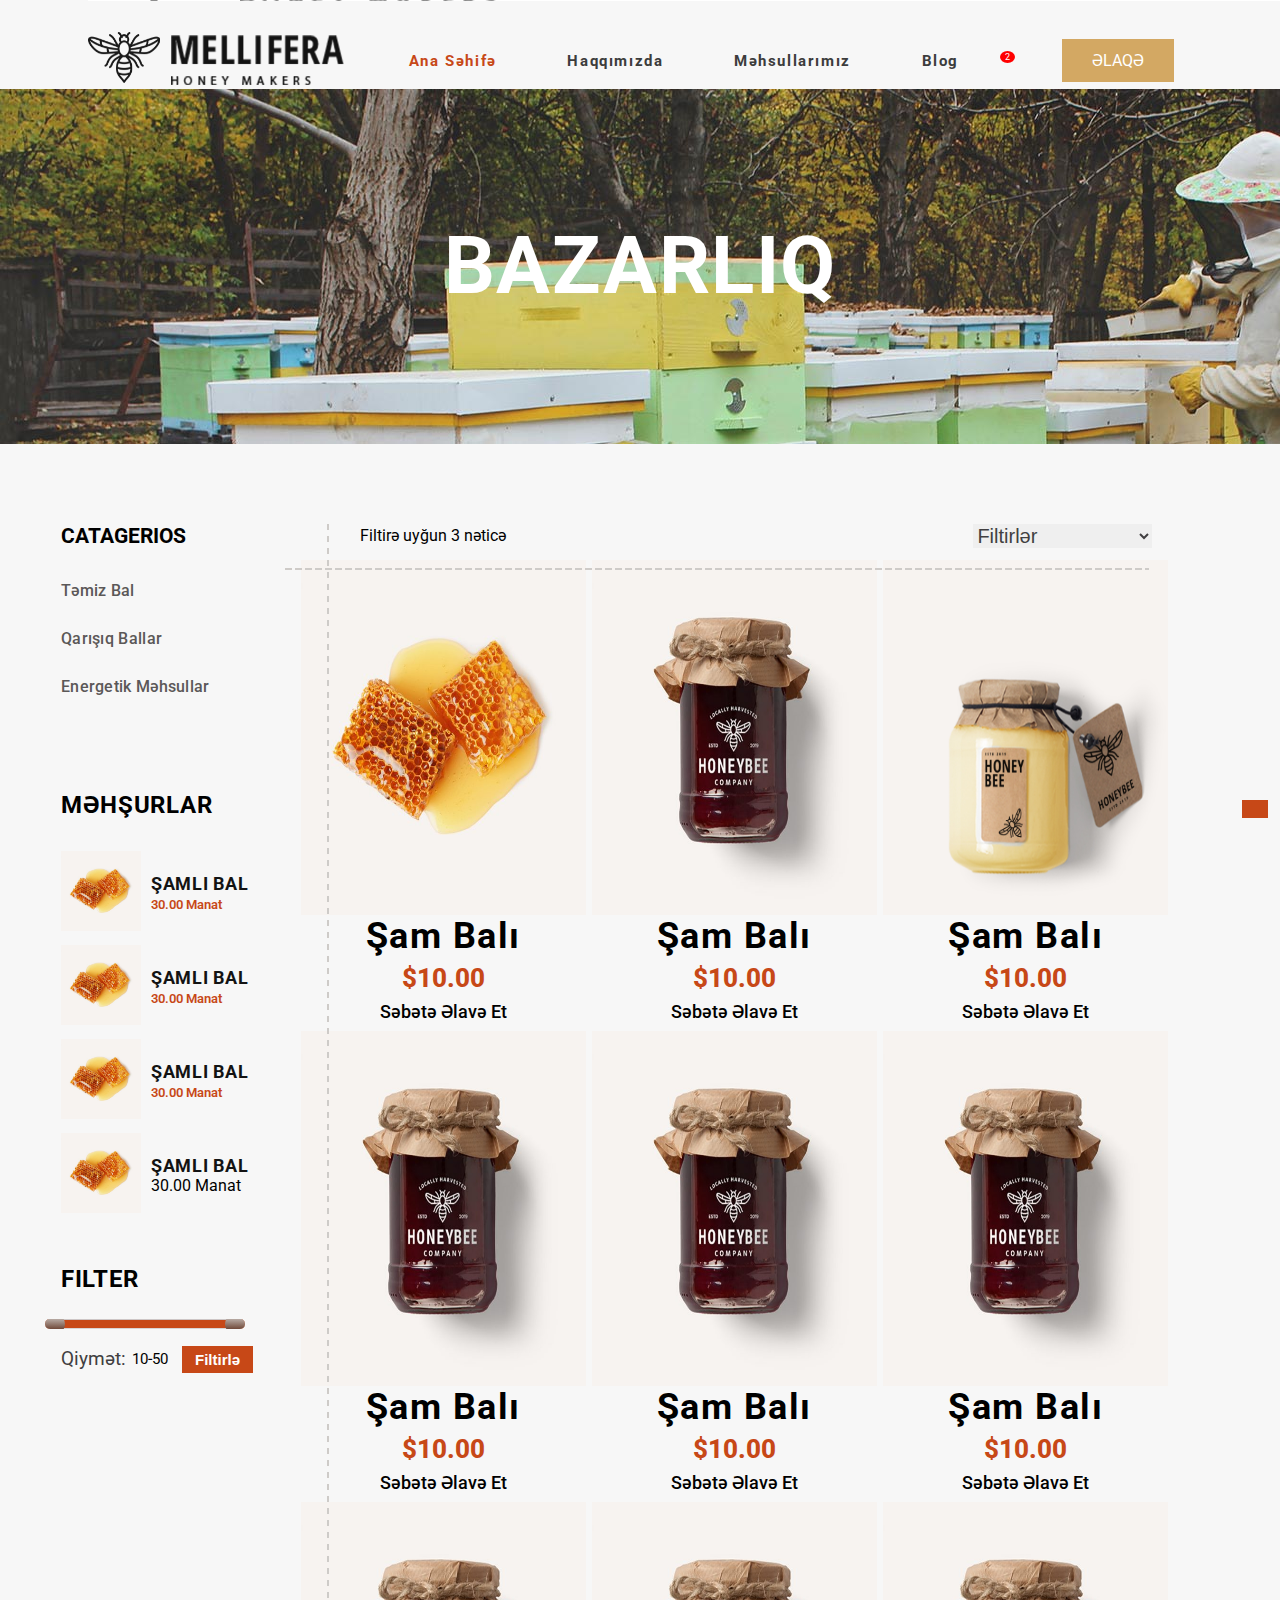
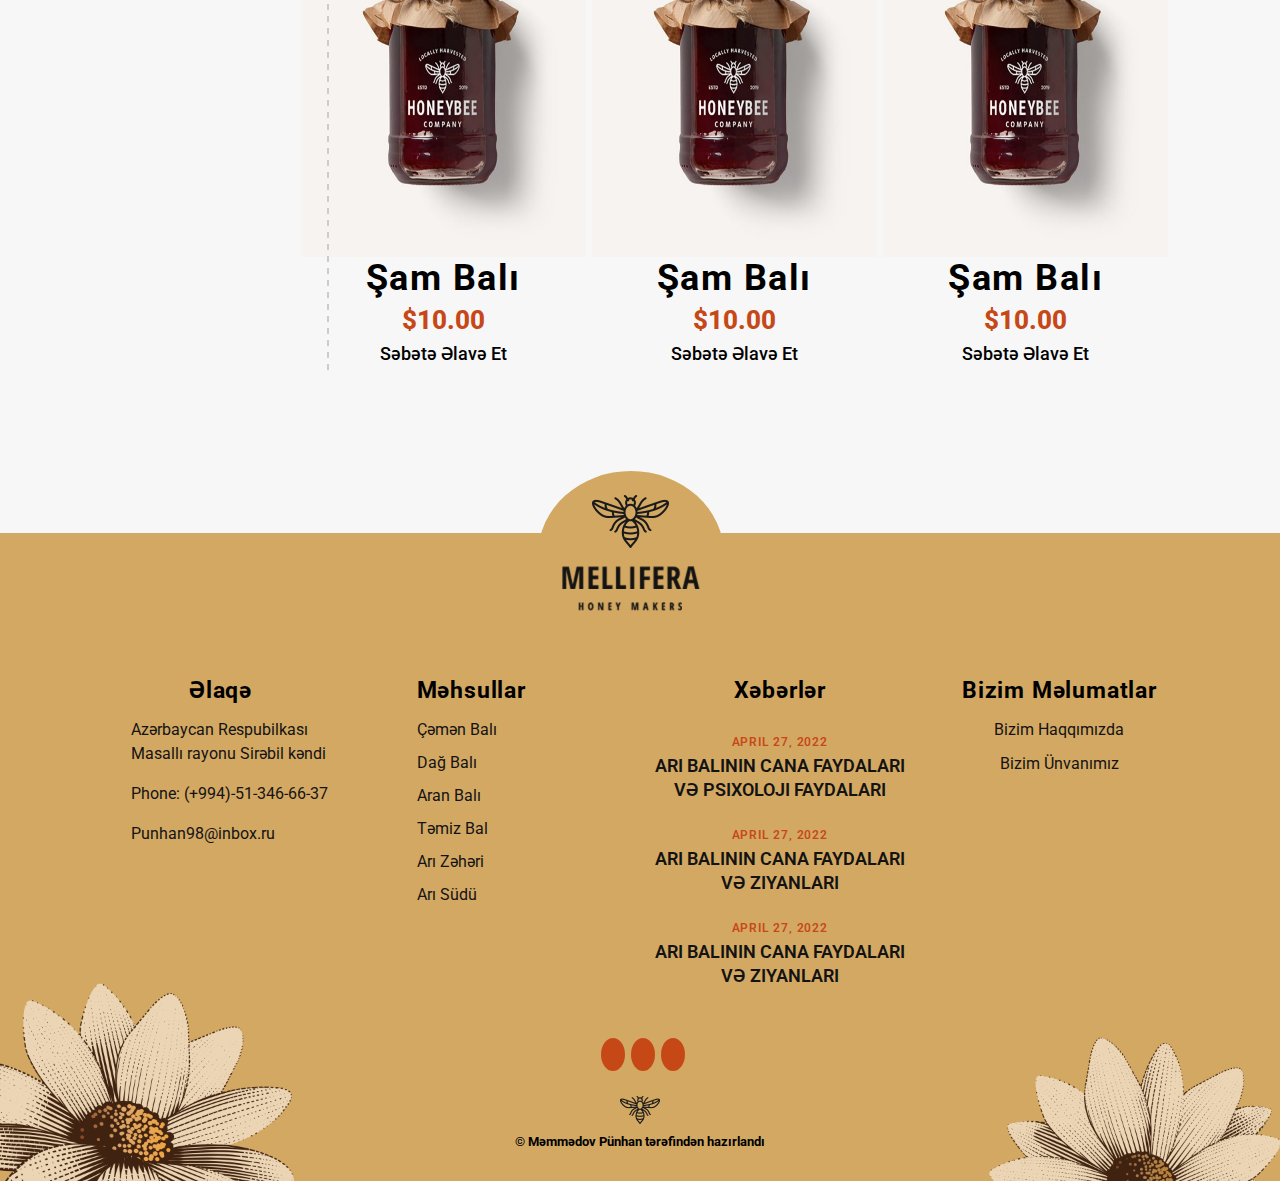
<file: product.html>
<!DOCTYPE html>
<html lang="en">

<head>
    <meta charset="UTF-8">
    <meta http-equiv="X-UA-Compatible" content="IE=edge">
    <meta name="viewport" content="width=device-width, initial-scale=1.0">
    <link rel="stylesheet" href="style.css">
    <link rel="stylesheet" href="https://site-assets.fontawesome.com/releases/v6.0.0/css/all.css">
    <link href="https://unpkg.com/aos@2.3.1/dist/aos.css" rel="stylesheet">
    <link rel="stylesheet" href="/css/product.css">
    <link rel="stylesheet" href="css/about.css">

    <title>Arı balı</title>
    <link rel="shortcut icon" type="image/x-icon" href="favicon.icon">
</head>
<body>
      <!-- Header -->
      <header>
        <a href="#" data-aos="fade-up"> <div class="back-to-top">
         <span>
             <i class="fa-regular fa-angle-up"></i>
         </span>
     </div></a>
     <div class="container">
     <div class="sticky-header">
         
          <div class="header">
              <div class="header-image">
                  <a href="index.html" class="logo-link"><img src="image/b.png" alt="logo" class="logo"></a>
              </div>
              <nav class="navigation">
                  <ul class="menu-main">
                      <li class="menu-item"><a href="index.html"><span class="menu-text active">Ana Səhifə</span></a></li>
                      <li class="menu-item"><a href="about.html"><span class="menu-text">Haqqımızda</span></a></li>
                      <li class="menu-item"><a href="#"><span class="menu-text">Məhsullarımız</span> <div class="drop-icon"><i class="fa-solid fa-caret-right"></i></div></a>
                          <div class="dropdown">
                              <ul>
                                  <li class="dropdown-link"><a href="/product.html"><span class="menu-text">Arı
                                              Məhsulları</span></a></li>
                                  <li class="dropdown-link"><a href="technical.html"><span class="menu-text">Texniki
                                              avadanlıqlar</span></a></li>
                                  <div class="arrow"></div>
                              </ul>
                          </div>
                      </li>
                      <li class="menu-item"><a href="blog.html"><span class="menu-text">Blog</span></a></li>
 
                  </ul>
                  <div class="qodef-holder">
                      <div class="shop-icon">
                          <a href="cart.html" class="icon">
                              <span><i class="fa-regular fa-basket-shopping"></i></span>
                              <span class="numer-shop">2</span>
                          </a>
 
                          <div class="shop-show">
                              <div class="shop-header">
                                  <div class="shop-item">
                                      <div class="shop-item-img">
                                          <a href="#"><img src="image/honeybee.jpg" class="shop-item-image" alt=""></a>
                                      </div>
                                      <div class="shop-item-text">
                                        <a href="#"><p class="header-item-text">Şamsız Bal</p></a>
                                          <p class="price-shop-item">1 x 30 manat</p>
                                      </div>
                                      <div class="shop-close-delete"><i class="fa-solid fa-xmark"></i></div>
                                  </div>
 
                                  <div class="shop-item">
                                      <div class="shop-item-img">
                                          <a href="#"><img src="image/honeybee.jpg" class="shop-item-image" alt=""></a>
                                      </div>
                                      <div class="shop-item-text">
                                          <a href="#"><p class="header-item-text">Şamsız Bal</p></a>
                                          <p class="price-shop-item">1 x 30 manat</p>
                                      </div>
                                      <div class="shop-close-delete"><i class="fa-solid fa-xmark"></i></div>
                                  </div>
                                  <div class="shop-price">
                                      <p class="price-text">ÜMUMİ :</p>
                                      <p class="price-number">60 Manat</p>
                                  </div>
                                  <div class="shop-btn">
                                     <a href="cart.html"> <button class="btn-price btn-view">Səbətə Bax</button></a>
                                     <a href="order.html"> <button class="btn-price btn-oreder">Sifariş Et</button></a>
                                  </div>
 
                                  
 
                              </div>
                              
                          </div>
                      </div>
                    <a href="contact.html">  <div class="contact-info">ƏLAQƏ</div></a>
                  </div>
              </nav>
 
          </div>
          <div class="absoluty-menu-bar"><i class="fa-solid fa-bars"></i></div>
         
        
      </div>
     </div>
         <div class="container">
             <div class="relative-header">
               
                 <div class="header">
                     <div class="header-image">
                         <a href="index.html" class="logo-link"><img src="image/b.png" alt="logo" class="logo"></a>
                     </div>
                     <nav class="navigation">
                         <ul class="menu-main">
                             <li class="menu-item"><a href="index.html"><span class="menu-text active">Ana Səhifə</span></a></li>
                             <li class="menu-item"><a href="about.html"><span class="menu-text">Haqqımızda</span></a></li>
                             <li class="menu-item"><a href="#"><span class="menu-text">Məhsullarımız</span> <div class="drop-icon"><i class="fa-solid fa-caret-right"></i></div></a>
                                 <div class="dropdown">
                                     <ul>
                                         <li class="dropdown-link"><a href="product.html"><span class="menu-text">Arı
                                                     Məhsulları</span></a></li>
                                         <li class="dropdown-link"><a href="technical.html"><span class="menu-text">Texniki
                                                     avadanlıqlar</span></a></li>
                                         <div class="arrow"></div>
                                     </ul>
                                 </div>
                             </li>
                             <li class="menu-item"><a href="blog.html"><span class="menu-text">Blog</span></a></li>
     
                         </ul>
                         <div class="qodef-holder">
                             <div class="shop-icon">
                                 <a href="cart.html" class="icon">
                                     <span><i class="fa-regular fa-basket-shopping"></i></span>
                                     <span class="numer-shop">2</span>
                                 </a>
     
                                 <div class="shop-show">
                                     <div class="shop-header">
                                         <div class="shop-item">
                                             <div class="shop-item-img">
                                                 <a href="cart.html"><img src="image/honeybee.jpg" class="shop-item-image" alt=""></a>
                                             </div>
                                             <div class="shop-item-text">
                                               <a href="cart.html"><p class="header-item-text">Şamsız Bal</p></a>
                                                 <p class="price-shop-item">1 x 30 manat</p>
                                             </div>
                                             <div class="shop-close-delete"><i class="fa-solid fa-xmark"></i></div>
                                         </div>
     
                                         <div class="shop-item">
                                             <div class="shop-item-img">
                                                 <a href="cart.html"><img src="image/honeybee.jpg" class="shop-item-image" alt=""></a>
                                             </div>
                                             <div class="shop-item-text">
                                                 <a href="cart.html"><p class="header-item-text">Şamsız Bal</p></a>
                                                 <p class="price-shop-item">1 x 30 manat</p>
                                             </div>
                                             <div class="shop-close-delete"><i class="fa-solid fa-xmark"></i></div>
                                         </div>
                                         <div class="shop-price">
                                             <p class="price-text">ÜMUMİ :</p>
                                             <p class="price-number">60 Manat</p>
                                         </div>
                                         <div class="shop-btn">
                                             <a href="cart.html"> <button class="btn-price btn-view">Səbətə Bax</button></a>
                                            <a href="order.html"> <button class="btn-price btn-oreder">Sifariş Et</button></a>
                                         </div>
     
                                         
     
                                     </div>
                                     
                                 </div>
                             </div>
                          <a href="contact.html">  <div class="contact-info">ƏLAQƏ</div></a> 
                         </div>
                     </nav>
     
                 </div>
                 <div class="absoluty-menu-bar"><i class="fa-solid fa-bars"></i></div>
             </div>
           
           
         </div>
 
     </header>
    <!-- PRODUCT_SHOP_IMAGE -->
    <div class="product-shop-header">
        <div class="shop-image">
            <div class="container">
                <div class="product-shop-text">
                <h1 class="product-h1">BAZARLIQ</h1>
            </div>
            </div>
        </div>
    </div>


    <!-- section-Product -->
    <div class="section-product">
      
            <div class="row">
                <div class="product-col-3">
                    <div class="product-category">
                    <h1>Catagerios</h1>
                    <ul class="product-categorious">
                        <li class="cat-item"><a href="purehoney.html">Təmiz Bal</a></li>
                        <li class="cat-item"><a href="mixedhoney.html">Qarışıq Ballar</a></li>
                        <li class="cat-item"><a href="energyproducts.html">Energetik Məhsullar</a></li>
                    </ul>

                    <div class="product-popular">
                        <h2>Məhşurlar</h2>
                        <ul class="product-popular-link">
                            <li>
                                <div class="popular-link-image"><a href="">
                                    <img src="image/candle.jpg" alt="">
                                </a></div>
                                <div class="popular-product-text">
                                    <h5 class="popular-title">
                                        <a href="">Şamlı Bal</a>
                                    </h5>
                                    <div class="product-price-text">
                                        <span class="price-manat">30.00 Manat</span>
                                    </div>
                                </div>
                            </li>
                            <li>
                                <div class="popular-link-image"><a href="">
                                    <img src="image/candle.jpg" alt="">
                                </a></div>
                                <div class="popular-product-text">
                                    <h5 class="popular-title">
                                        <a href="">Şamlı Bal</a>
                                    </h5>
                                    <div class="product-price-text">
                                        <span class="price-manat">30.00 Manat</span>
                                    </div>
                                </div>
                            </li>
                            <li>
                                <div class="popular-link-image"><a href="">
                                    <img src="image/candle.jpg" alt="">
                                </a></div>
                                <div class="popular-product-text">
                                    <h5 class="popular-title">
                                        <a href="">Şamlı Bal</a>
                                    </h5>
                                    <div class="product-price-text">
                                        <span class="price-manat">30.00 Manat</span>
                                    </div>
                                </div>
                            </li>
                            <li>
                                <div class="popular-link-image"><a href="">
                                    <img src="image/candle.jpg" alt="">
                                </a></div>
                                <div class="popular-product-text">
                                    <h5 class="popular-title">
                                        <a href="">Şamlı Bal</a>
                                    </h5>
                                    <div class="product-price-text">
                                        <span>30.00 Manat</span>
                                    </div>
                                </div>
                            </li>
                        </ul>
                        <div class="product-filter">
                            <h2>Filter</h2>
                         
                        </div>
                        <section class="range-slider">
                            <span class="rangeValues"></span>
                            <input value="1" min="1" max="100" step="1" type="range">
                            <input value="100" min="1" max="100" step="1" type="range">
                          </section>
                        <div class="product-text-price">
                             
                            <div class="product-text-inner">
                              

                                <p class="product-price-text">Qiymət:</p>
                            <span class="from">10</span>
                            -
                            <span class="to">50</span>
                            </div>
                            <div class="product-btn">
                                <button class="btn-filter">Filtirlə</button>
                            </div>
                        </div>
                    </div>
                </div>
            </div>
                <div class="product-col-6">
                    <div class="product-col-right">
                        <div class="commerce-header">
                            <p class="wocommerce-resilt-text">Filtirə uyğun <span class="wocommerce-number">3</span> nəticə</p>
                        </div>
                        <div class="wocommerce-selection">
                            <select name="honey" id="honeyselect">
                                <option value="filter" id="activeoption"><a href="">Filtirlər</a></option>
                                <option value="highlow">Bahadan Ucuza</option>
                                <option value="lowhigh">Ucuzdan Bahaya</option>
                                <option value="reyting">Ən Çox Alınanlar</option>
                            </select>

                        </div>
                    </div>
                    <div class="product-col-bottom">
                        <div class="col-4">
                          
                                    <div class="bee-image-box">
                                        <img src="image/candle.jpg" alt="" class="shop-image">
                                    </div>

                                    <h3 class="shop-title">Şam Balı</h3>
                                    <span class="price-text">$10.00</span>
                                  

                                    <a href="#">
                                        <div class="shop-add">
                                            <p class="shop-add-text"><i
                                                    class="fa-light fa-cart-arrow-down shop-add"></i> Səbətə Əlavə
                                                Et</p>
                                        </div>
                                    </a>

                                </div>
                           
                     

                        <div class="col-4">
                         
                                    <div class="bee-image-box">
                                        <img src="image/honeybee.jpg" alt="" class="shop-image">
                                    </div>

                                    <h3 class="shop-title">Şam Balı</h3>
                                    <span class="price-text">$10.00</span>
                                   

                                    <a href="#">
                                        <div class="shop-add">
                                            <p class="shop-add-text"><i
                                                    class="fa-light fa-cart-arrow-down shop-add"></i> Səbətə Əlavə
                                                Et</p>
                                        </div>
                                    </a>

                             
                           
                        </div>

                        <div class="col-4"> 
                                    <div class="bee-image-box">
                                        <img src="image/honeybeeyellow.jpg" alt="" class="shop-image">
                                    </div>

                                    <h3 class="shop-title">Şam Balı</h3>
                                    <span class="price-text">$10.00</span>
                                   
                                    <a href="#">
                                        <div class="shop-add">
                                            <p class="shop-add-text"><i
                                                    class="fa-light fa-cart-arrow-down shop-add"></i> Səbətə Əlavə
                                                Et</p>
                                        </div>
                                    </a>
                                </div>

                                
                        <div class="col-4">
                         
                            <div class="bee-image-box">
                                <img src="image/honeybee.jpg" alt="" class="shop-image">
                            </div>

                            <h3 class="shop-title">Şam Balı</h3>
                            <span class="price-text">$10.00</span>
                           

                            <a href="#">
                                <div class="shop-add">
                                    <p class="shop-add-text"><i
                                            class="fa-light fa-cart-arrow-down shop-add"></i> Səbətə Əlavə
                                        Et</p>
                                </div>
                            </a>

                     
                   
                </div>


                
                <div class="col-4">
                         
                    <div class="bee-image-box">
                        <img src="image/honeybee.jpg" alt="" class="shop-image">
                    </div>

                    <h3 class="shop-title">Şam Balı</h3>
                    <span class="price-text">$10.00</span>
                   

                    <a href="#">
                        <div class="shop-add">
                            <p class="shop-add-text"><i
                                    class="fa-light fa-cart-arrow-down shop-add"></i> Səbətə Əlavə
                                Et</p>
                        </div>
                    </a>

             
           
        </div>

        
        <div class="col-4">
                         
            <div class="bee-image-box">
                <img src="image/honeybee.jpg" alt="" class="shop-image">
            </div>

            <h3 class="shop-title">Şam Balı</h3>
            <span class="price-text">$10.00</span>
           

            <a href="#">
                <div class="shop-add">
                    <p class="shop-add-text"><i
                            class="fa-light fa-cart-arrow-down shop-add"></i> Səbətə Əlavə
                        Et</p>
                </div>
            </a>

     
   
</div>

<div class="col-4">
                         
    <div class="bee-image-box">
        <img src="image/honeybee.jpg" alt="" class="shop-image">
    </div>

    <h3 class="shop-title">Şam Balı</h3>
    <span class="price-text">$10.00</span>
   

    <a href="#">
        <div class="shop-add">
            <p class="shop-add-text"><i
                    class="fa-light fa-cart-arrow-down shop-add"></i> Səbətə Əlavə
                Et</p>
        </div>
    </a>



</div>

<div class="col-4">
                         
    <div class="bee-image-box">
        <img src="image/honeybee.jpg" alt="" class="shop-image">
    </div>

    <h3 class="shop-title">Şam Balı</h3>
    <span class="price-text">$10.00</span>
   

    <a href="#">
        <div class="shop-add">
            <p class="shop-add-text"><i
                    class="fa-light fa-cart-arrow-down shop-add"></i> Səbətə Əlavə
                Et</p>
        </div>
    </a>



</div>

<div class="col-4">
                         
    <div class="bee-image-box">
        <img src="image/honeybee.jpg" alt="" class="shop-image">
    </div>

    <h3 class="shop-title">Şam Balı</h3>
    <span class="price-text">$10.00</span>
   

    <a href="#">
        <div class="shop-add">
            <p class="shop-add-text"><i
                    class="fa-light fa-cart-arrow-down shop-add"></i> Səbətə Əlavə
                Et</p>
        </div>
    </a>



</div>


                                
                                
                    </div>
                </div>
            </div>
       
    </div>

    <footer class="footer-all">

        <div class="absoluty-footer-product">
            <img src="image/Logo-footer-1.png" width="276" height="232" alt="" class="footer-product-img">
        </div>
        <div class="container">
          <div class="footer-row">
              <div class="footer-col-4">
                  <div class="footer-contact">
                      <h1 class="footer-hive-h1">Əlaqə</h1>
                      <a href="#">
                          <div class="footer-contact-info">
                              <div class="footer-contact-icon"><i class="fa-solid fa-paper-plane"></i></div>
                              <p class="map">Azərbaycan Respubilkası Masallı rayonu Sirəbil kəndi </p>
                          </div>
                      </a>
                       
                      <a href="#">
                          <div class="footer-contact-info">
                            <div class="footer-contact-icon"><i class="fa-regular fa-phone-flip"></i></div>
                            <p class="map">Phone: (+994)-51-346-66-37</p>
                          </div>
                      </a>

                      <a href="#">
                          <div class="footer-contact-info">
                            <div class="footer-contact-icon"><i class="fa-regular fa-envelope"></i></div>
                            <p class="map">Punhan98@inbox.ru</p>
                          </div>
                      </a>

                  </div>
              </div>

              <div class="footer-col-4">
                  <div class="footer-products">
                      <h1 class="footer-hive-h1-product">Məhsullar</h1>
                      <a href="#">
                          <p class="products">Çəmən Balı</p>
                      </a>
                      <a href="#">
                        <p class="products">Dağ Balı</p>
                    </a>
                    <a href="#">
                        <p class="products">Aran Balı</p>
                    </a>
                    <a href="#">
                        <p class="products">Təmiz Bal</p>
                    </a>
                    <a href="#">
                        <p class="products">Arı Zəhəri</p>
                    </a>
                    <a href="#">
                        <p class="products">Arı Südü</p>
                    </a>
                  </div>
              </div>
              <div class="footer-col-4">
                  <div class="footer-news">
                      <h1 class="footer-hive-h1">Xəbərlər</h1>
                      <a href="#">
                          <p class="fotter-header-date">
                              April 27, 2022
                          </p>
                          <p class="footer-header-text">
                              Arı Balının Cana Faydaları və Psixoloji faydaları 
                          </p>
                      </a>

                      <a href="#">
                        <p class="fotter-header-date">
                            April 27, 2022
                        </p>
                        <p class="footer-header-text">
                            Arı Balının Cana Faydaları və Ziyanları
                        </p>
                    </a>
                    <a href="#">
                        <p class="fotter-header-date">
                            April 27, 2022
                        </p>
                        <p class="footer-header-text">
                            Arı Balının Cana Faydaları və Ziyanları
                        </p>
                    </a>
                  </div>
              </div>

              <div class="footer-col-4">
                  <div class="footer-hive">
                      <h1 class="footer-hive-h1">Bizim Məlumatlar</h1>
                      <a href="#">
                          <p class="footer-hive-text">Bizim Haqqımızda</p>
                      </a>
                      <a href="#">
                        <p class="footer-hive-text">Bizim Ünvanımız</p>
                    </a>

                  </div>
              </div>
          </div>
        </div>

        <div class="footer-product-row">
            <div class="icons-site">
                <a href="" class="icon-sosial"><i class="fa-brands fa-facebook-f"></i></a>
                <a href="" class="icon-sosial"><i class="fa-brands fa-instagram"></i></a>
                <a href="" class="icon-sosial"><i class="fa-brands fa-twitter"></i></a>
            </div> 
            <div class="absoluty-footer-flower">

             <img src="image/Footer-png3.png" alt="" class="footer-flower">
         </div>
            <div class="authorby">
                <h5>©  Məmmədov Pünhan tərəfindən hazırlandı</h5>
            </div>
         </div>
     </div>
    </footer>
    <script src="js/product.js"></script>
    <script src="https://unpkg.com/aos@2.3.1/dist/aos.js"></script>

    <script>
        AOS.init();
      </script>
    <script src="index.js"></script>
</body>
</html>
</file>
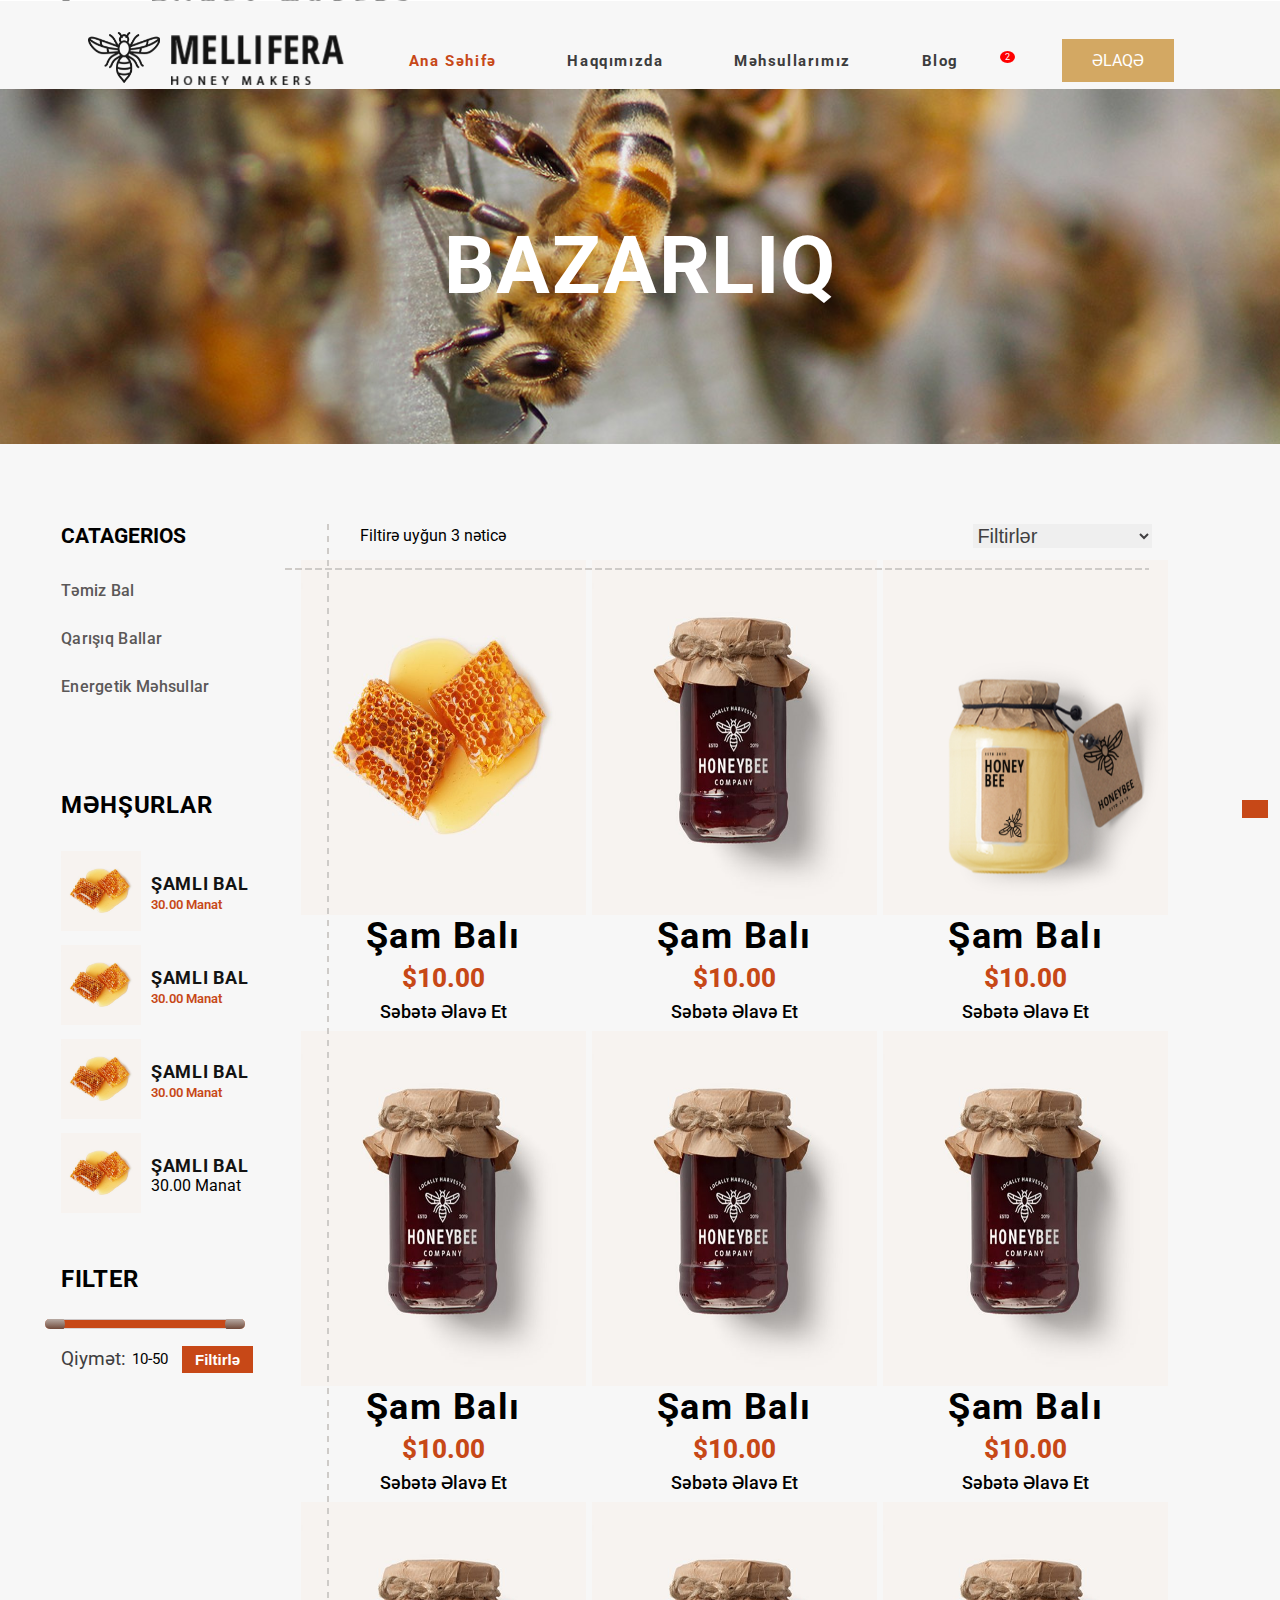
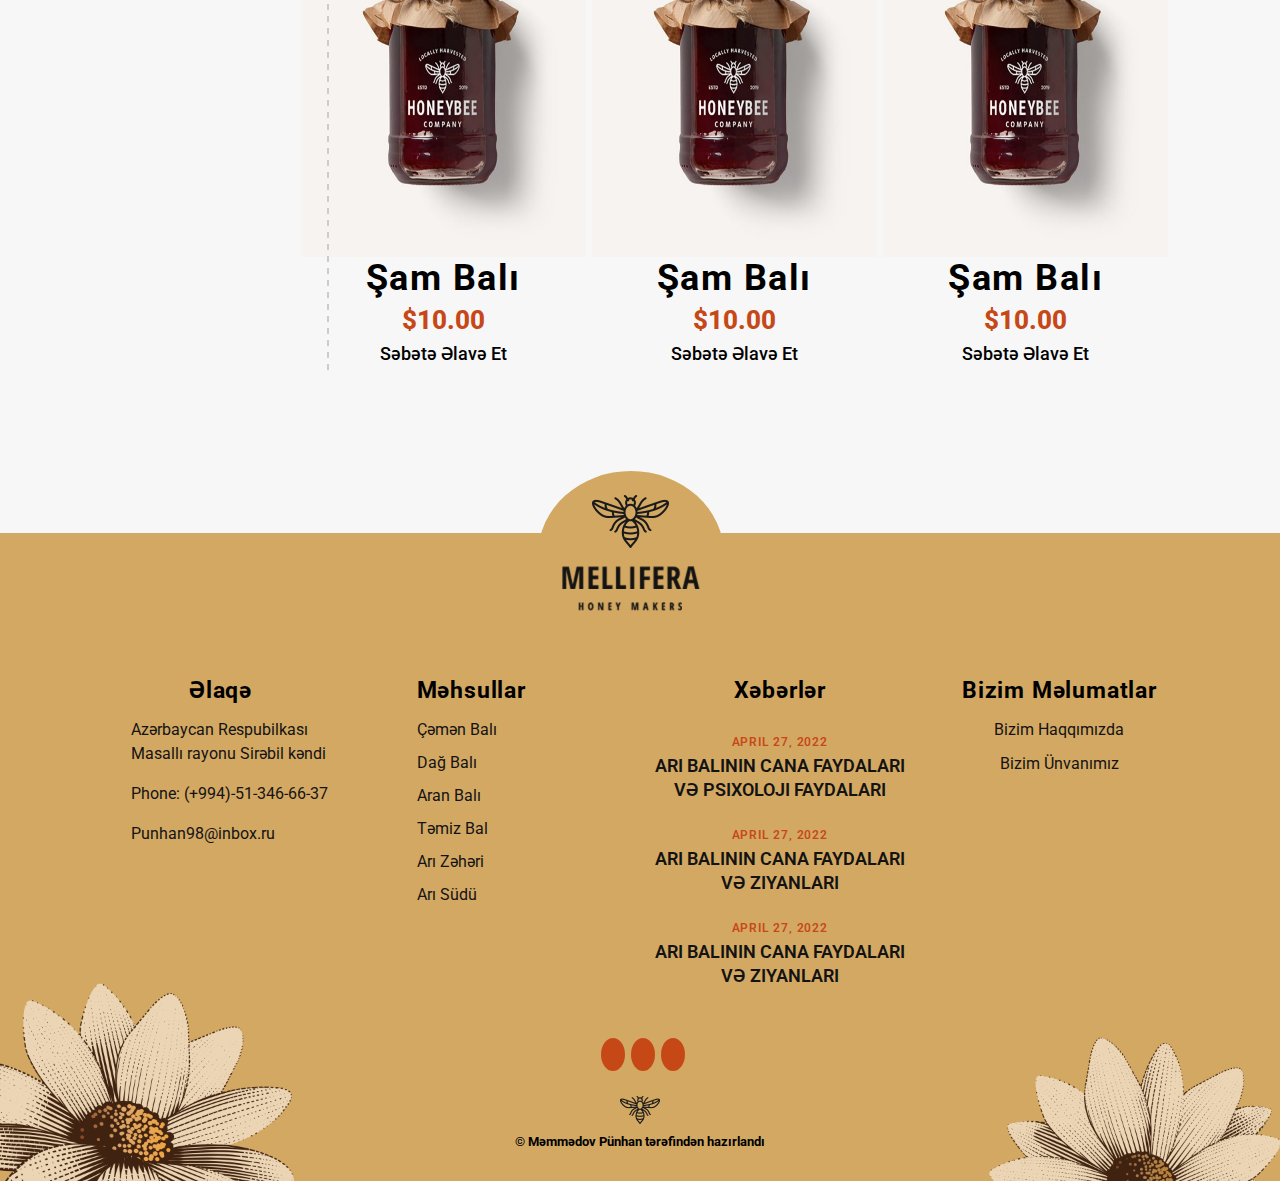
<file: purehoney.html>
<!DOCTYPE html>
<html lang="en">

<head>
    <meta charset="UTF-8">
    <meta http-equiv="X-UA-Compatible" content="IE=edge">
    <meta name="viewport" content="width=device-width, initial-scale=1.0">
    <link rel="stylesheet" href="style.css">
    <link rel="stylesheet" href="https://site-assets.fontawesome.com/releases/v6.0.0/css/all.css">
    <link href="https://unpkg.com/aos@2.3.1/dist/aos.css" rel="stylesheet">
    <link rel="stylesheet" href="/css/product.css">

    <title>Arı balı</title>
    <link rel="shortcut icon" type="image/x-icon" href="favicon.icon">
</head>
<body>
       <!-- Header -->
       <header>
        <a href="#" data-aos="fade-up"> <div class="back-to-top">
         <span>
             <i class="fa-regular fa-angle-up"></i>
         </span>
     </div></a>
         <div class="sticky-header">
            <div class="container">
             <div class="header">
                 <div class="header-image">
                     <a href="index.html" class="logo-link"><img src="image/b.png" alt="logo" class="logo"></a>
                 </div>
                 <nav class="navigation">
                     <ul class="menu-main">
                         <li class="menu-item"><a href="index.html"><span class="menu-text active">Ana Səhifə</span></a></li>
                         <li class="menu-item"><a href="about.html"><span class="menu-text ">Haqqımızda</span></a></li>
                         <li class="menu-item"><a href="#"><span class="menu-text">Məhsullarımız</span></a>
                             <div class="dropdown">
                                 <ul>
                                     <li class="dropdown-link"><a href="/product.html"><span class="menu-text">Arı
                                                 Məhsulları</span></a></li>
                                     <li class="dropdown-link"><a href="technical.html"><span class="menu-text">Texniki
                                                 avadanlıqlar</span></a></li>
                                     <div class="arrow"></div>
                                 </ul>
                             </div>
                         </li>
                         <li class="menu-item"><a href="blog.html"><span class="menu-text">Blog</span></a></li>
 
                     </ul>
                     <div class="qodef-holder">
                         <div class="shop-icon">
                             <a href="cart.html" class="icon">
                                 <span><i class="fa-regular fa-basket-shopping"></i></span>
                                 <span class="numer-shop">2</span>
                             </a>
 
                             <div class="shop-show">
                                 <div class="shop-header">
                                     <div class="shop-item">
                                         <div class="shop-item-img">
                                             <a href="#"><img src="image/honeybee.jpg" class="shop-item-image" alt=""></a>
                                         </div>
                                         <div class="shop-item-text">
                                           <a href="#"><p class="header-item-text">Şamsız Bal</p></a>
                                             <p class="price-shop-item">1 x 30 manat</p>
                                         </div>
                                         <div class="shop-close-delete"><i class="fa-solid fa-xmark"></i></div>
                                     </div>
 
                                     <div class="shop-item">
                                         <div class="shop-item-img">
                                             <a href="#"><img src="image/honeybee.jpg" class="shop-item-image" alt=""></a>
                                         </div>
                                         <div class="shop-item-text">
                                             <a href="#"><p class="header-item-text">Şamsız Bal</p></a>
                                             <p class="price-shop-item">1 x 30 manat</p>
                                         </div>
                                         <div class="shop-close-delete"><i class="fa-solid fa-xmark"></i></div>
                                     </div>
                                     <div class="shop-price">
                                         <p class="price-text">ÜMUMİ :</p>
                                         <p class="price-number">60 Manat</p>
                                     </div>
                                     <div class="shop-btn">
                                        <a href="cart.html"> <button class="btn-price btn-view">Səbətə Bax</button></a>
                                        <a href="order.html"> <button class="btn-price btn-oreder">Sifariş Et</button></a>
                                     </div>
 
                                     
 
                                 </div>
                                 
                             </div>
                         </div>
                       <a href="contact.html">  <div class="contact-info">ƏLAQƏ</div></a>
                     </div>
                 </nav>
 
             </div>
            </div>
         </div>
         <div class="container">
             <div class="relative-header">
                 <div class="header">
                     <div class="header-image">
                         <a href="index.html" class="logo-link"><img src="image/b.png" alt="logo" class="logo"></a>
                     </div>
                     <nav class="navigation">
                         <ul class="menu-main">
                             <li class="menu-item"><a href="index.html"><span class="menu-text active">Ana Səhifə</span></a></li>
                             <li class="menu-item"><a href="about.html"><span class="menu-text ">Haqqımızda</span></a></li>
                             <li class="menu-item"><a href="#"><span class="menu-text">Məhsullarımız</span></a>
                                 <div class="dropdown">
                                     <ul>
                                         <li class="dropdown-link"><a href="product.html"><span class="menu-text">Arı
                                                     Məhsulları</span></a></li>
                                         <li class="dropdown-link"><a href="technical.html"><span class="menu-text">Texniki
                                                     avadanlıqlar</span></a></li>
                                         <div class="arrow"></div>
                                     </ul>
                                 </div>
                             </li>
                             <li class="menu-item"><a href="blog.html"><span class="menu-text">Blog</span></a></li>
     
                         </ul>
                         <div class="qodef-holder">
                             <div class="shop-icon">
                                 <a href="cart.html" class="icon">
                                     <span><i class="fa-regular fa-basket-shopping"></i></span>
                                     <span class="numer-shop">2</span>
                                 </a>
     
                                 <div class="shop-show">
                                     <div class="shop-header">
                                         <div class="shop-item">
                                             <div class="shop-item-img">
                                                 <a href="cart.html"><img src="image/honeybee.jpg" class="shop-item-image" alt=""></a>
                                             </div>
                                             <div class="shop-item-text">
                                               <a href="cart.html"><p class="header-item-text">Şamsız Bal</p></a>
                                                 <p class="price-shop-item">1 x 30 manat</p>
                                             </div>
                                             <div class="shop-close-delete"><i class="fa-solid fa-xmark"></i></div>
                                         </div>
     
                                         <div class="shop-item">
                                             <div class="shop-item-img">
                                                 <a href="cart.html"><img src="image/honeybee.jpg" class="shop-item-image" alt=""></a>
                                             </div>
                                             <div class="shop-item-text">
                                                 <a href="cart.html"><p class="header-item-text">Şamsız Bal</p></a>
                                                 <p class="price-shop-item">1 x 30 manat</p>
                                             </div>
                                             <div class="shop-close-delete"><i class="fa-solid fa-xmark"></i></div>
                                         </div>
                                         <div class="shop-price">
                                             <p class="price-text">ÜMUMİ :</p>
                                             <p class="price-number">60 Manat</p>
                                         </div>
                                         <div class="shop-btn">
                                             <a href="cart.html"> <button class="btn-price btn-view">Səbətə Bax</button></a>
                                            <a href="order.html"> <button class="btn-price btn-oreder">Sifariş Et</button></a>
                                         </div>
     
                                         
     
                                     </div>
                                     
                                 </div>
                             </div>
                          <a href="contact.html">  <div class="contact-info">ƏLAQƏ</div></a> 
                         </div>
                     </nav>
     
                 </div>
             </div>
           
           
         </div>
 
     </header>
    <!-- PRODUCT_SHOP_IMAGE -->
    <div class="product-shop-header">
        <div class="shop-image">
            <div class="container">
                <div class="product-shop-text">
                <h1 class="product-h1">BAZARLIQ</h1>
            </div>
            </div>
        </div>
    </div>


    <!-- section-Product -->
    <div class="section-product">
      
            <div class="row">
                <div class="product-col-3">
                    <div class="product-category">
                    <h1>Catagerios</h1>
                    <ul class="product-categorious">
                        <li class="cat-item"><a href="purehoney.html">Təmiz Bal</a></li>
                        <li class="cat-item"><a href="mixedhoney.html">Qarışıq Ballar</a></li>
                        <li class="cat-item"><a href="energyproducts.html">Energetik Məhsullar</a></li>
                    </ul>

                    <div class="product-popular">
                        <h2>Məhşurlar</h2>
                        <ul class="product-popular-link">
                            <li>
                                <div class="popular-link-image"><a href="">
                                    <img src="image/candle.jpg" alt="">
                                </a></div>
                                <div class="popular-product-text">
                                    <h5 class="popular-title">
                                        <a href="">Şamlı Bal</a>
                                    </h5>
                                    <div class="product-price-text">
                                        <span class="price-manat">30.00 Manat</span>
                                    </div>
                                </div>
                            </li>
                            <li>
                                <div class="popular-link-image"><a href="">
                                    <img src="image/candle.jpg" alt="">
                                </a></div>
                                <div class="popular-product-text">
                                    <h5 class="popular-title">
                                        <a href="">Şamlı Bal</a>
                                    </h5>
                                    <div class="product-price-text">
                                        <span class="price-manat">30.00 Manat</span>
                                    </div>
                                </div>
                            </li>
                            <li>
                                <div class="popular-link-image"><a href="">
                                    <img src="image/candle.jpg" alt="">
                                </a></div>
                                <div class="popular-product-text">
                                    <h5 class="popular-title">
                                        <a href="">Şamlı Bal</a>
                                    </h5>
                                    <div class="product-price-text">
                                        <span class="price-manat">30.00 Manat</span>
                                    </div>
                                </div>
                            </li>
                            <li>
                                <div class="popular-link-image"><a href="">
                                    <img src="image/candle.jpg" alt="">
                                </a></div>
                                <div class="popular-product-text">
                                    <h5 class="popular-title">
                                        <a href="">Şamlı Bal</a>
                                    </h5>
                                    <div class="product-price-text">
                                        <span>30.00 Manat</span>
                                    </div>
                                </div>
                            </li>
                        </ul>
                        <div class="product-filter">
                            <h2>Filter</h2>
                         
                        </div>
                        <section class="range-slider">
                            <span class="rangeValues"></span>
                            <input value="1" min="1" max="100" step="1" type="range">
                            <input value="100" min="1" max="100" step="1" type="range">
                          </section>
                        <div class="product-text-price">
                             
                            <div class="product-text-inner">
                              

                                <p class="product-price-text">Qiymət:</p>
                            <span class="from">10</span>
                            -
                            <span class="to">50</span>
                            </div>
                            <div class="product-btn">
                                <button class="btn-filter">Filtirlə</button>
                            </div>
                        </div>
                    </div>
                </div>
            </div>
                <div class="product-col-6">
                    <div class="product-col-right">
                        <div class="commerce-header">
                            <p class="wocommerce-resilt-text">Filtirə uyğun <span class="wocommerce-number">3</span> nəticə</p>
                        </div>
                        <div class="wocommerce-selection">
                            <select name="honey" id="honeyselect">
                                <option value="filter" id="activeoption"><a href="">Filtirlər</a></option>
                                <option value="highlow">Bahadan Ucuza</option>
                                <option value="lowhigh">Ucuzdan Bahaya</option>
                                <option value="reyting">Ən Çox Alınanlar</option>
                            </select>

                        </div>
                    </div>
                    <div class="product-col-bottom">
                        <div class="col-4">
                          
                                    <div class="bee-image-box">
                                        <img src="image/candle.jpg" alt="" class="shop-image">
                                    </div>

                                    <h3 class="shop-title">Şam Balı</h3>
                                    <span class="price-text">$10.00</span>
                                  

                                    <a href="#">
                                        <div class="shop-add">
                                            <p class="shop-add-text"><i
                                                    class="fa-light fa-cart-arrow-down shop-add"></i> Səbətə Əlavə
                                                Et</p>
                                        </div>
                                    </a>

                                </div>
                           
                     

                        <div class="col-4">
                         
                                    <div class="bee-image-box">
                                        <img src="image/honeybee.jpg" alt="" class="shop-image">
                                    </div>

                                    <h3 class="shop-title">Şam Balı</h3>
                                    <span class="price-text">$10.00</span>
                                   

                                    <a href="#">
                                        <div class="shop-add">
                                            <p class="shop-add-text"><i
                                                    class="fa-light fa-cart-arrow-down shop-add"></i> Səbətə Əlavə
                                                Et</p>
                                        </div>
                                    </a>

                             
                           
                        </div>

                        <div class="col-4"> 
                                    <div class="bee-image-box">
                                        <img src="image/honeybeeyellow.jpg" alt="" class="shop-image">
                                    </div>

                                    <h3 class="shop-title">Şam Balı</h3>
                                    <span class="price-text">$10.00</span>
                                   
                                    <a href="#">
                                        <div class="shop-add">
                                            <p class="shop-add-text"><i
                                                    class="fa-light fa-cart-arrow-down shop-add"></i> Səbətə Əlavə
                                                Et</p>
                                        </div>
                                    </a>
                                </div>

                                
                        <div class="col-4">
                         
                            <div class="bee-image-box">
                                <img src="image/honeybee.jpg" alt="" class="shop-image">
                            </div>

                            <h3 class="shop-title">Şam Balı</h3>
                            <span class="price-text">$10.00</span>
                           

                            <a href="#">
                                <div class="shop-add">
                                    <p class="shop-add-text"><i
                                            class="fa-light fa-cart-arrow-down shop-add"></i> Səbətə Əlavə
                                        Et</p>
                                </div>
                            </a>

                     
                   
                </div>


                
                <div class="col-4">
                         
                    <div class="bee-image-box">
                        <img src="image/honeybee.jpg" alt="" class="shop-image">
                    </div>

                    <h3 class="shop-title">Şam Balı</h3>
                    <span class="price-text">$10.00</span>
                   

                    <a href="#">
                        <div class="shop-add">
                            <p class="shop-add-text"><i
                                    class="fa-light fa-cart-arrow-down shop-add"></i> Səbətə Əlavə
                                Et</p>
                        </div>
                    </a>

             
           
        </div>

        
        <div class="col-4">
                         
            <div class="bee-image-box">
                <img src="image/honeybee.jpg" alt="" class="shop-image">
            </div>

            <h3 class="shop-title">Şam Balı</h3>
            <span class="price-text">$10.00</span>
           

            <a href="#">
                <div class="shop-add">
                    <p class="shop-add-text"><i
                            class="fa-light fa-cart-arrow-down shop-add"></i> Səbətə Əlavə
                        Et</p>
                </div>
            </a>

     
   
</div>

<div class="col-4">
                         
    <div class="bee-image-box">
        <img src="image/honeybee.jpg" alt="" class="shop-image">
    </div>

    <h3 class="shop-title">Şam Balı</h3>
    <span class="price-text">$10.00</span>
   

    <a href="#">
        <div class="shop-add">
            <p class="shop-add-text"><i
                    class="fa-light fa-cart-arrow-down shop-add"></i> Səbətə Əlavə
                Et</p>
        </div>
    </a>



</div>

<div class="col-4">
                         
    <div class="bee-image-box">
        <img src="image/honeybee.jpg" alt="" class="shop-image">
    </div>

    <h3 class="shop-title">Şam Balı</h3>
    <span class="price-text">$10.00</span>
   

    <a href="#">
        <div class="shop-add">
            <p class="shop-add-text"><i
                    class="fa-light fa-cart-arrow-down shop-add"></i> Səbətə Əlavə
                Et</p>
        </div>
    </a>



</div>

<div class="col-4">
                         
    <div class="bee-image-box">
        <img src="image/honeybee.jpg" alt="" class="shop-image">
    </div>

    <h3 class="shop-title">Şam Balı</h3>
    <span class="price-text">$10.00</span>
   

    <a href="#">
        <div class="shop-add">
            <p class="shop-add-text"><i
                    class="fa-light fa-cart-arrow-down shop-add"></i> Səbətə Əlavə
                Et</p>
        </div>
    </a>



</div>


                                
                                
                    </div>
                </div>
            </div>
       
    </div>

    <footer class="footer-all">

        <div class="absoluty-footer-product">
            <img src="image/Logo-footer-1.png" width="276" height="232" alt="" class="footer-product-img">
        </div>
        <div class="container">
          <div class="footer-row">
              <div class="footer-col-4">
                  <div class="footer-contact">
                      <h1 class="footer-hive-h1">Əlaqə</h1>
                      <a href="#">
                          <div class="footer-contact-info">
                              <div class="footer-contact-icon"><i class="fa-solid fa-paper-plane"></i></div>
                              <p class="map">Azərbaycan Respubilkası Masallı rayonu Sirəbil kəndi </p>
                          </div>
                      </a>
                       
                      <a href="#">
                          <div class="footer-contact-info">
                            <div class="footer-contact-icon"><i class="fa-regular fa-phone-flip"></i></div>
                            <p class="map">Phone: (+994)-51-346-66-37</p>
                          </div>
                      </a>

                      <a href="#">
                          <div class="footer-contact-info">
                            <div class="footer-contact-icon"><i class="fa-regular fa-envelope"></i></div>
                            <p class="map">Punhan98@inbox.ru</p>
                          </div>
                      </a>

                  </div>
              </div>

              <div class="footer-col-4">
                  <div class="footer-products">
                      <h1 class="footer-hive-h1-product">Məhsullar</h1>
                      <a href="#">
                          <p class="products">Çəmən Balı</p>
                      </a>
                      <a href="#">
                        <p class="products">Dağ Balı</p>
                    </a>
                    <a href="#">
                        <p class="products">Aran Balı</p>
                    </a>
                    <a href="#">
                        <p class="products">Təmiz Bal</p>
                    </a>
                    <a href="#">
                        <p class="products">Arı Zəhəri</p>
                    </a>
                    <a href="#">
                        <p class="products">Arı Südü</p>
                    </a>
                  </div>
              </div>
              <div class="footer-col-4">
                  <div class="footer-news">
                      <h1 class="footer-hive-h1">Xəbərlər</h1>
                      <a href="#">
                          <p class="fotter-header-date">
                              April 27, 2022
                          </p>
                          <p class="footer-header-text">
                              Arı Balının Cana Faydaları və Psixoloji faydaları 
                          </p>
                      </a>

                      <a href="#">
                        <p class="fotter-header-date">
                            April 27, 2022
                        </p>
                        <p class="footer-header-text">
                            Arı Balının Cana Faydaları və Ziyanları
                        </p>
                    </a>
                    <a href="#">
                        <p class="fotter-header-date">
                            April 27, 2022
                        </p>
                        <p class="footer-header-text">
                            Arı Balının Cana Faydaları və Ziyanları
                        </p>
                    </a>
                  </div>
              </div>

              <div class="footer-col-4">
                  <div class="footer-hive">
                      <h1 class="footer-hive-h1">Bizim Məlumatlar</h1>
                      <a href="#">
                          <p class="footer-hive-text">Bizim Haqqımızda</p>
                      </a>
                      <a href="#">
                        <p class="footer-hive-text">Bizim Ünvanımız</p>
                    </a>

                  </div>
              </div>
          </div>
        </div>

        <div class="footer-product-row">
            <div class="icons-site">
                <a href="" class="icon-sosial"><i class="fa-brands fa-facebook-f"></i></a>
                <a href="" class="icon-sosial"><i class="fa-brands fa-instagram"></i></a>
                <a href="" class="icon-sosial"><i class="fa-brands fa-twitter"></i></a>
            </div> 
            <div class="absoluty-footer-flower">

             <img src="image/Footer-png3.png" alt="" class="footer-flower">
         </div>
            <div class="authorby">
                <h5>©  Məmmədov Pünhan tərəfindən hazırlandı</h5>
            </div>
         </div>
     </div>
    </footer>

    <script src="https://unpkg.com/aos@2.3.1/dist/aos.js"></script>

    <script>
        AOS.init();
      </script>
    <script src="index.js"></script>
</body>
</html>
</file>
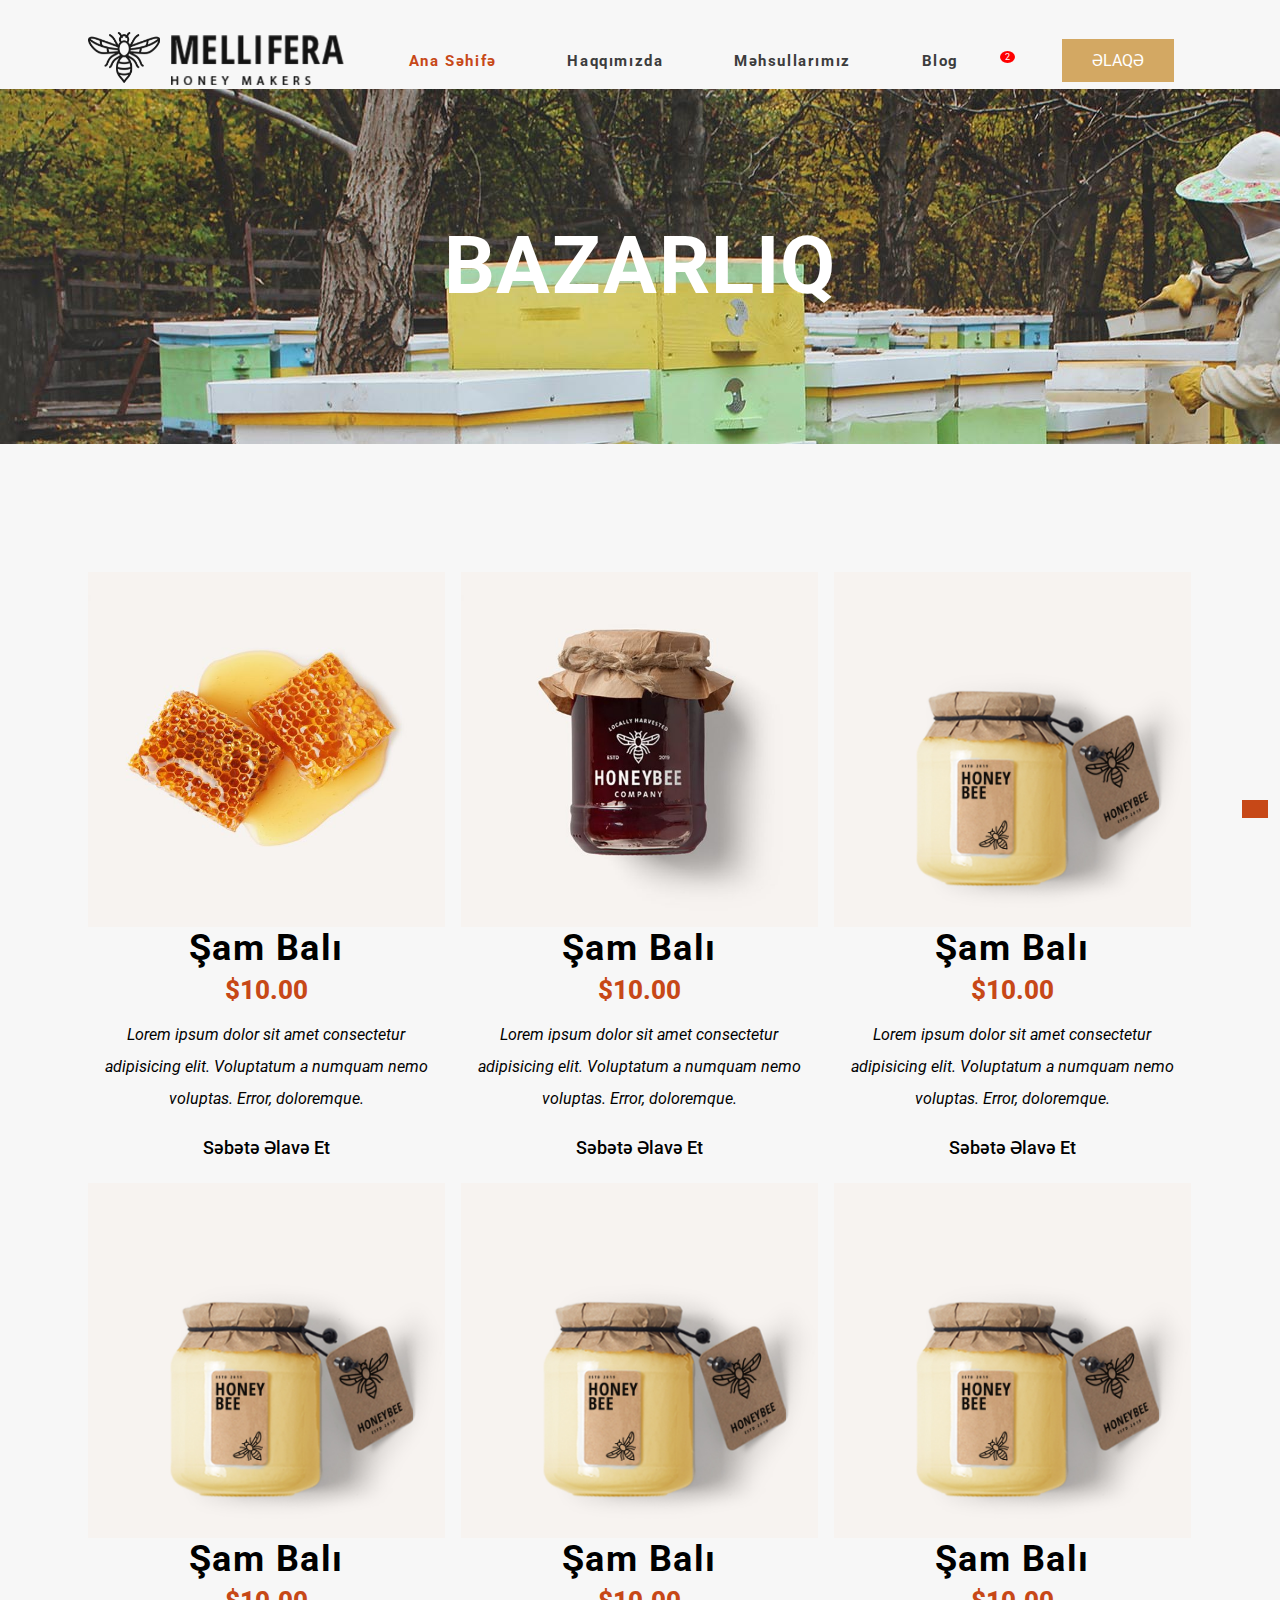
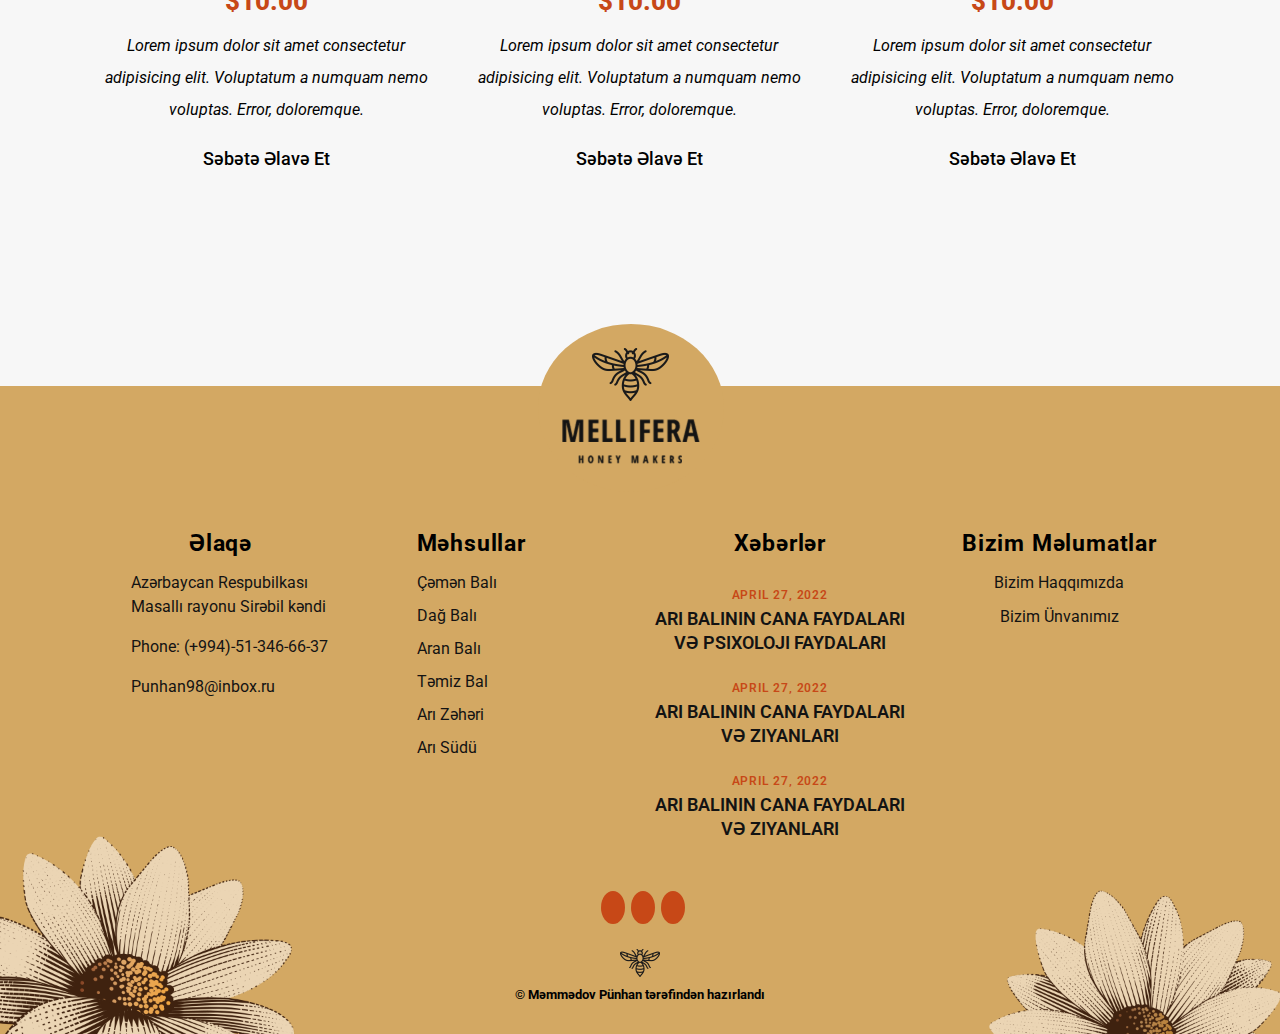
<file: technical.html>
<!DOCTYPE html>
<html lang="en">

<head>
    <meta charset="UTF-8">
    <meta http-equiv="X-UA-Compatible" content="IE=edge">
    <meta name="viewport" content="width=device-width, initial-scale=1.0">
    <link rel="stylesheet" href="style.css">
    <link rel="stylesheet" href="https://site-assets.fontawesome.com/releases/v6.0.0/css/all.css">
    <link href="https://unpkg.com/aos@2.3.1/dist/aos.css" rel="stylesheet">
    <link rel="stylesheet" href="/css/product.css">
    <link rel="stylesheet" href="css/about.css">
    <link rel="stylesheet" href="css/techinical.css">
    <title>Arı balı</title>
    <link rel="shortcut icon" type="image/x-icon" href="favicon.icon">
</head>
<body>

       <!-- Header -->
       <header>
        <a href="#" data-aos="fade-up"> <div class="back-to-top">
         <span>
             <i class="fa-regular fa-angle-up"></i>
         </span>
     </div></a>
     <div class="container">
     <div class="sticky-header">
         
          <div class="header">
              <div class="header-image">
                  <a href="index.html" class="logo-link"><img src="image/b.png" alt="logo" class="logo"></a>
              </div>
              <nav class="navigation">
                  <ul class="menu-main">
                      <li class="menu-item"><a href="index.html"><span class="menu-text active">Ana Səhifə</span></a></li>
                      <li class="menu-item"><a href="about.html"><span class="menu-text">Haqqımızda</span></a></li>
                      <li class="menu-item"><a href="#"><span class="menu-text">Məhsullarımız</span> <div class="drop-icon"><i class="fa-solid fa-caret-right"></i></div></a>
                          <div class="dropdown">
                              <ul>
                                  <li class="dropdown-link"><a href="/product.html"><span class="menu-text">Arı
                                              Məhsulları</span></a></li>
                                  <li class="dropdown-link"><a href="technical.html"><span class="menu-text">Texniki
                                              avadanlıqlar</span></a></li>
                                  <div class="arrow"></div>
                              </ul>
                          </div>
                      </li>
                      <li class="menu-item"><a href="blog.html"><span class="menu-text">Blog</span></a></li>
 
                  </ul>
                  <div class="qodef-holder">
                      <div class="shop-icon">
                          <a href="cart.html" class="icon">
                              <span><i class="fa-regular fa-basket-shopping"></i></span>
                              <span class="numer-shop">2</span>
                          </a>
 
                          <div class="shop-show">
                              <div class="shop-header">
                                  <div class="shop-item">
                                      <div class="shop-item-img">
                                          <a href="#"><img src="image/honeybee.jpg" class="shop-item-image" alt=""></a>
                                      </div>
                                      <div class="shop-item-text">
                                        <a href="#"><p class="header-item-text">Şamsız Bal</p></a>
                                          <p class="price-shop-item">1 x 30 manat</p>
                                      </div>
                                      <div class="shop-close-delete"><i class="fa-solid fa-xmark"></i></div>
                                  </div>
 
                                  <div class="shop-item">
                                      <div class="shop-item-img">
                                          <a href="#"><img src="image/honeybee.jpg" class="shop-item-image" alt=""></a>
                                      </div>
                                      <div class="shop-item-text">
                                          <a href="#"><p class="header-item-text">Şamsız Bal</p></a>
                                          <p class="price-shop-item">1 x 30 manat</p>
                                      </div>
                                      <div class="shop-close-delete"><i class="fa-solid fa-xmark"></i></div>
                                  </div>
                                  <div class="shop-price">
                                      <p class="price-text">ÜMUMİ :</p>
                                      <p class="price-number">60 Manat</p>
                                  </div>
                                  <div class="shop-btn">
                                     <a href="cart.html"> <button class="btn-price btn-view">Səbətə Bax</button></a>
                                     <a href="order.html"> <button class="btn-price btn-oreder">Sifariş Et</button></a>
                                  </div>
 
                                  
 
                              </div>
                              
                          </div>
                      </div>
                    <a href="contact.html">  <div class="contact-info">ƏLAQƏ</div></a>
                  </div>
              </nav>
 
          </div>
          <div class="absoluty-menu-bar"><i class="fa-solid fa-bars"></i></div>
         
        
      </div>
     </div>
         <div class="container">
             <div class="relative-header">
               
                 <div class="header">
                     <div class="header-image">
                         <a href="index.html" class="logo-link"><img src="image/b.png" alt="logo" class="logo"></a>
                     </div>
                     <nav class="navigation">
                         <ul class="menu-main">
                             <li class="menu-item"><a href="index.html"><span class="menu-text active">Ana Səhifə</span></a></li>
                             <li class="menu-item"><a href="about.html"><span class="menu-text">Haqqımızda</span></a></li>
                             <li class="menu-item"><a href="#"><span class="menu-text">Məhsullarımız</span> <div class="drop-icon"><i class="fa-solid fa-caret-right"></i></div></a>
                                 <div class="dropdown">
                                     <ul>
                                         <li class="dropdown-link"><a href="product.html"><span class="menu-text">Arı
                                                     Məhsulları</span></a></li>
                                         <li class="dropdown-link"><a href="technical.html"><span class="menu-text">Texniki
                                                     avadanlıqlar</span></a></li>
                                         <div class="arrow"></div>
                                     </ul>
                                 </div>
                             </li>
                             <li class="menu-item"><a href="blog.html"><span class="menu-text">Blog</span></a></li>
     
                         </ul>
                         <div class="qodef-holder">
                             <div class="shop-icon">
                                 <a href="cart.html" class="icon">
                                     <span><i class="fa-regular fa-basket-shopping"></i></span>
                                     <span class="numer-shop">2</span>
                                 </a>
     
                                 <div class="shop-show">
                                     <div class="shop-header">
                                         <div class="shop-item">
                                             <div class="shop-item-img">
                                                 <a href="cart.html"><img src="image/honeybee.jpg" class="shop-item-image" alt=""></a>
                                             </div>
                                             <div class="shop-item-text">
                                               <a href="cart.html"><p class="header-item-text">Şamsız Bal</p></a>
                                                 <p class="price-shop-item">1 x 30 manat</p>
                                             </div>
                                             <div class="shop-close-delete"><i class="fa-solid fa-xmark"></i></div>
                                         </div>
     
                                         <div class="shop-item">
                                             <div class="shop-item-img">
                                                 <a href="cart.html"><img src="image/honeybee.jpg" class="shop-item-image" alt=""></a>
                                             </div>
                                             <div class="shop-item-text">
                                                 <a href="cart.html"><p class="header-item-text">Şamsız Bal</p></a>
                                                 <p class="price-shop-item">1 x 30 manat</p>
                                             </div>
                                             <div class="shop-close-delete"><i class="fa-solid fa-xmark"></i></div>
                                         </div>
                                         <div class="shop-price">
                                             <p class="price-text">ÜMUMİ :</p>
                                             <p class="price-number">60 Manat</p>
                                         </div>
                                         <div class="shop-btn">
                                             <a href="cart.html"> <button class="btn-price btn-view">Səbətə Bax</button></a>
                                            <a href="order.html"> <button class="btn-price btn-oreder">Sifariş Et</button></a>
                                         </div>
     
                                         
     
                                     </div>
                                     
                                 </div>
                             </div>
                          <a href="contact.html">  <div class="contact-info">ƏLAQƏ</div></a> 
                         </div>
                     </nav>
     
                 </div>
                 <div class="absoluty-menu-bar"><i class="fa-solid fa-bars"></i></div>
             </div>
           
           
         </div>
 
     </header>

       <!-- PRODUCT_SHOP_IMAGE -->
    <div class="product-shop-header">
        <div class="shop-image">
            <div class="container">
                <div class="product-shop-text">
                <h1 class="product-h1">BAZARLIQ</h1>
            </div>
            </div>
        </div>
    </div>
    <!-- section tWo -->


    <div class="section-two">

        <div class="container">
            <div class="col-body-row">
                <div class="col-6">

                    <div class="col-4">
                        <a href="" class="shop-href" >
                            <div class="shop-sell"  >
                                <div class="bee-image-box">
                                    <img src="image/candle.jpg" alt="" class="shop-image">
                                </div>

                                <h3 class="shop-title">Şam Balı</h3>
                                <span class="price-text">$10.00</span>
                                <p class="info-text">
                                    <em>Lorem ipsum dolor sit amet consectetur adipisicing elit. Voluptatum a
                                        numquam nemo voluptas. Error, doloremque.</em>
                                </p>

                                <a href="#">
                                    <div class="shop-add">
                                        <p class="shop-add-text"><i
                                                class="fa-light fa-cart-arrow-down shop-add"></i> Səbətə Əlavə
                                            Et</p>
                                    </div>
                                </a>

                            </div>
                        </a>
                    </div>

                    <div class="col-4">
                        <a href="" class="shop-href">
                            <div class="shop-sell" >
                                <div class="bee-image-box">
                                    <img src="image/honeybee.jpg" alt="" class="shop-image">
                                </div>

                                <h3 class="shop-title">Şam Balı</h3>
                                <span class="price-text">$10.00</span>
                                <p class="info-text">
                                    <em>Lorem ipsum dolor sit amet consectetur adipisicing elit. Voluptatum a
                                        numquam nemo voluptas. Error, doloremque.</em>
                                </p>

                                <a href="#">
                                    <div class="shop-add">
                                        <p class="shop-add-text"><i
                                                class="fa-light fa-cart-arrow-down shop-add"></i> Səbətə Əlavə
                                            Et</p>
                                    </div>
                                </a>

                            </div>
                        </a>
                    </div>

                    <div class="col-4">
                        <a href="" class="shop-href">
                            <div class="shop-sell"  >
                                <div class="bee-image-box">
                                    <img src="image/honeybeeyellow.jpg" alt="" class="shop-image">
                                </div>

                                <h3 class="shop-title">Şam Balı</h3>
                                <span class="price-text">$10.00</span>
                                <p class="info-text">
                                    <em>Lorem ipsum dolor sit amet consectetur adipisicing elit. Voluptatum a
                                        numquam nemo voluptas. Error, doloremque.</em>
                                </p>
                                <a href="#">
                                    <div class="shop-add">
                                        <p class="shop-add-text"><i
                                                class="fa-light fa-cart-arrow-down shop-add"></i> Səbətə Əlavə
                                            Et</p>
                                    </div>
                                </a>
                            </div>
                        </a>
                    </div>

                    <div class="col-4">
                        <a href="" class="shop-href">
                            <div class="shop-sell"  >
                                <div class="bee-image-box">
                                    <img src="image/honeybeeyellow.jpg" alt="" class="shop-image">
                                </div>

                                <h3 class="shop-title">Şam Balı</h3>
                                <span class="price-text">$10.00</span>
                                <p class="info-text">
                                    <em>Lorem ipsum dolor sit amet consectetur adipisicing elit. Voluptatum a
                                        numquam nemo voluptas. Error, doloremque.</em>
                                </p>
                                <a href="#">
                                    <div class="shop-add">
                                        <p class="shop-add-text"><i
                                                class="fa-light fa-cart-arrow-down shop-add"></i> Səbətə Əlavə
                                            Et</p>
                                    </div>
                                </a>
                            </div>
                        </a>
                    </div>

                    <div class="col-4">
                        <a href="" class="shop-href">
                            <div class="shop-sell"  >
                                <div class="bee-image-box">
                                    <img src="image/honeybeeyellow.jpg" alt="" class="shop-image">
                                </div>

                                <h3 class="shop-title">Şam Balı</h3>
                                <span class="price-text">$10.00</span>
                                <p class="info-text">
                                    <em>Lorem ipsum dolor sit amet consectetur adipisicing elit. Voluptatum a
                                        numquam nemo voluptas. Error, doloremque.</em>
                                </p>
                                <a href="#">
                                    <div class="shop-add">
                                        <p class="shop-add-text"><i
                                                class="fa-light fa-cart-arrow-down shop-add"></i> Səbətə Əlavə
                                            Et</p>
                                    </div>
                                </a>
                            </div>
                        </a>
                    </div>

                    <div class="col-4">
                        <a href="" class="shop-href">
                            <div class="shop-sell"  >
                                <div class="bee-image-box">
                                    <img src="image/honeybeeyellow.jpg" alt="" class="shop-image">
                                </div>

                                <h3 class="shop-title">Şam Balı</h3>
                                <span class="price-text">$10.00</span>
                                <p class="info-text">
                                    <em>Lorem ipsum dolor sit amet consectetur adipisicing elit. Voluptatum a
                                        numquam nemo voluptas. Error, doloremque.</em>
                                </p>
                                <a href="#">
                                    <div class="shop-add">
                                        <p class="shop-add-text"><i
                                                class="fa-light fa-cart-arrow-down shop-add"></i> Səbətə Əlavə
                                            Et</p>
                                    </div>
                                </a>
                            </div>
                        </a>
                    </div>
                </div>
            </div>
        </div>
    </div>

    <!-- footer -->

    <footer class="footer-all">

        <div class="absoluty-footer-product">
            <img src="image/Logo-footer-1.png" width="276" height="232" alt="" class="footer-product-img">
        </div>
        <div class="container">
          <div class="footer-row">
              <div class="footer-col-4">
                  <div class="footer-contact">
                      <h1 class="footer-hive-h1">Əlaqə</h1>
                      <a href="#">
                          <div class="footer-contact-info">
                              <div class="footer-contact-icon"><i class="fa-solid fa-paper-plane"></i></div>
                              <p class="map">Azərbaycan Respubilkası Masallı rayonu Sirəbil kəndi </p>
                          </div>
                      </a>
                       
                      <a href="#">
                          <div class="footer-contact-info">
                            <div class="footer-contact-icon"><i class="fa-regular fa-phone-flip"></i></div>
                            <p class="map">Phone: (+994)-51-346-66-37</p>
                          </div>
                      </a>

                      <a href="#">
                          <div class="footer-contact-info">
                            <div class="footer-contact-icon"><i class="fa-regular fa-envelope"></i></div>
                            <p class="map">Punhan98@inbox.ru</p>
                          </div>
                      </a>

                  </div>
              </div>

              <div class="footer-col-4">
                  <div class="footer-products">
                      <h1 class="footer-hive-h1-product">Məhsullar</h1>
                      <a href="#">
                          <p class="products">Çəmən Balı</p>
                      </a>
                      <a href="#">
                        <p class="products">Dağ Balı</p>
                    </a>
                    <a href="#">
                        <p class="products">Aran Balı</p>
                    </a>
                    <a href="#">
                        <p class="products">Təmiz Bal</p>
                    </a>
                    <a href="#">
                        <p class="products">Arı Zəhəri</p>
                    </a>
                    <a href="#">
                        <p class="products">Arı Südü</p>
                    </a>
                  </div>
              </div>
              <div class="footer-col-4">
                  <div class="footer-news">
                      <h1 class="footer-hive-h1">Xəbərlər</h1>
                      <a href="#">
                          <p class="fotter-header-date">
                              April 27, 2022
                          </p>
                          <p class="footer-header-text">
                              Arı Balının Cana Faydaları və Psixoloji faydaları 
                          </p>
                      </a>

                      <a href="#">
                        <p class="fotter-header-date">
                            April 27, 2022
                        </p>
                        <p class="footer-header-text">
                            Arı Balının Cana Faydaları və Ziyanları
                        </p>
                    </a>
                    <a href="#">
                        <p class="fotter-header-date">
                            April 27, 2022
                        </p>
                        <p class="footer-header-text">
                            Arı Balının Cana Faydaları və Ziyanları
                        </p>
                    </a>
                  </div>
              </div>

              <div class="footer-col-4">
                  <div class="footer-hive">
                      <h1 class="footer-hive-h1">Bizim Məlumatlar</h1>
                      <a href="#">
                          <p class="footer-hive-text">Bizim Haqqımızda</p>
                      </a>
                      <a href="#">
                        <p class="footer-hive-text">Bizim Ünvanımız</p>
                    </a>

                  </div>
              </div>
          </div>
        </div>

        <div class="footer-product-row">
            <div class="icons-site">
                <a href="" class="icon-sosial"><i class="fa-brands fa-facebook-f"></i></a>
                <a href="" class="icon-sosial"><i class="fa-brands fa-instagram"></i></a>
                <a href="" class="icon-sosial"><i class="fa-brands fa-twitter"></i></a>
            </div> 
            <div class="absoluty-footer-flower">

             <img src="image/Footer-png3.png" alt="" class="footer-flower">
         </div>
            <div class="authorby">
                <h5>©  Məmmədov Pünhan tərəfindən hazırlandı</h5>
            </div>
         </div>
     </div>
    </footer>

    <script src="js/technical.js"></script>
    <script src="https://unpkg.com/aos@2.3.1/dist/aos.js"></script>

    <script>
        AOS.init();
      </script>
    <script src="index.js"></script>
</body>
</html>
</file>
<file: style.css>
@import url('https://fonts.googleapis.com/css2?family=Poppins:wght@300;400;500;700&family=Quicksand:wght@300;400;500;600;700&family=Roboto:wght@300;400;500;700;900&display=swap');


* {
    margin: 0;
    padding: 0;
    box-sizing: border-box;
    list-style: none;
    text-decoration: none;
  
    scroll-behavior: smooth;
}


body {
    font-family: 'Roboto', sans-serif;
    overflow-x: hidden;
     background: rgba(209, 209, 209, 0.178);
}

.container {
    width: 69rem;
    margin-left: auto;
    margin-right: auto;
    position: relative;
}

.header {
    display: flex;
    flex-direction: row;
    margin-top: 2rem;
    flex-basis: 100%;
}

img.logo {
    width: 16rem;
}

.header-image {
    flex-grow: 1;
    z-index: 9999;
    
}

.navigation {
    display: flex;
    flex-grow: 12;
    justify-content: space-around;
}

ul.menu-main {
    display: flex;
    align-items: center;
    flex-grow: 4;
    justify-content: space-around;
    position: relative;
}
.qodef-holder {
    display: flex;
    align-items: center;
    justify-content: space-around;
    flex-grow: 1;
    position: relative;
}

header{
    position: relative;
}
.back-to-top {
    position: fixed;
    right: 12px;
    top: 50rem;
    background: #c74817;
    padding: 9px 13px;
    color: #Fff;
    cursor: pointer;
    z-index: 999;
    font-size: 19px;
    transform: translateY(0);
    transition: 0.4s ease;
}
.back-to-top:hover{
    background: #a83e14;
}
.back-to-top:hover>span i{
    transform: translateY(-2px);
}
.sticky-header {
    position: fixed;
    width: 100%;
    top: 0;
    z-index: 999;
    background: #fff;
    transform: translateY(-100%);
    transition: 0.5s ease;
}

.sticky-show{
    transform: translateY(0);
}

.sticky-header .header {
    display: flex;
    flex-direction: row;
    margin-top: 2rem;
    width: 1119px;
}

/* shop-close */
.shop-show {
    position: absolute;
    top: 92%;
    left: -8rem;
    text-align: left;
    z-index: 999;
    transform: translateY(20px);
    visibility: hidden;
    opacity: 0;
    transition: 0.4s ease;
}
.shop-icon:hover>.shop-show{
    visibility: visible;
    opacity: 1;
    transform: translateY(0);
}
img.shop-item-image {
    width: 43px;
}
.shop-item {
    display: flex;
    justify-content: space-between;
}
.shop-header {
    position: relative;
    display: inline-block;
    vertical-align: top;
    width: 300px;
    padding: 19px 26px;
    background-color: #fff;
}
p.price-text {
    font-weight: 600;
    letter-spacing: 1.3px;
}
p.price-number {
    font-weight: 600;
    letter-spacing: 1.3px;
}
.shop-price {
    display: flex;
    justify-content: space-between;
    margin-top: 13px;
}

.shop-btn{
    position: relative;
    display: inline-block;
    width: 100%;
    vertical-align: top;
    margin-top: 20px;
}

button.btn-price {
    position: relative;
    display: inline-block;
    vertical-align: middle;
    width: auto;
    font-size: 12px;
    margin: 0;
    font-family: "Open Sans Condensed",sans-serif;
    line-height: 28px;
    letter-spacing: .15em;
    font-weight: 700;
    text-decoration: none;
    text-transform: uppercase;
    border: none;
    border-radius: 0;
    outline: 0;
    cursor: pointer;
    color: #fff;
    transition: 0.3s ease;
}
.btn-view {
    BACKGROUND:#c74817;
    padding: 5px 15px;
}
.btn-oreder {
    background: #d3a863;
    padding: 5px 15px;
}

.btn-view:hover{
    background-color: #a83e14;
}
.btn-oreder:hover{
    background-color: #b49057;
}

p.header-item-text {
    color: black;
    font-weight: 500;
    font-size: 18px;
}
p.price-shop-item {
    font-size: 14px;
    color: #c74817;
}
.shop-close-delete {
    cursor: pointer;
}


.active{
    color: #c74817 !important;
}
span.menu-text {
    color: #3c3c3c;
    font-size: 15px;
    font-weight: 700;
    letter-spacing: 1.6px;
    transition: 0.4s ease;
}

span.menu-text:hover{
    color: #c74817;
}

span.numer-shop {
    position: relative;
    top: -7px;
    left: -12px;
    color: #fff;
    font-size: 9px;
    background: red;
    padding: 1px 5px;
    border-radius: 51%;
}

.dropdown {
    position: absolute;
    width: 196px;
    padding: 7px 13px;
    background: #fff;
    line-height: 2rem;
    top: 1rem;
    left: -14px;
   opacity:0;
  pointer-events: none;
  transition: 0.3s all;
  transform: translateY(30px);
  z-index: 101;
 
}

.menu-item{
    position: relative;
    
}
.menu-item:hover>.dropdown{
    opacity: 1;
    pointer-events: auto;
    transform: translateY(0px);
   
}
.icon{
    color:  #000;
    font-size: 18px;
}
.icon:hover{
    color: #c74817; 
    transition: 0.4s ease;
}

.contact-info {
    background-color: rgb(211, 168, 99);
    padding: 12px 30px;
    color: #ffff;
    cursor: pointer;
    transition: 0.4s ease;

}

.contact-info:hover{
    background-color: rgb(190, 134, 44)
}

/* HEADER-Body */
.header-body{
    position: relative;
    margin-top: 11rem;

}

.absolute-left {
    position: absolute;
    top: 0;
    left: 0;

}

.absolute-left-bottom {
    position: absolute;
    top: 38rem;
    left: 0;
}
.absolute-right {
    position: absolute;
    top: 19rem;
    right: 9px;
}
img.flower {
    width: 6rem;
}

.col-body {
    display: flex;
    justify-content: space-between;
    gap: 85px;
}

.col-image {
    display: flex;
}
img.honey-image {
    width: 30rem;
    margin-right: -5rem;
}
img.text-honey {
    width: 8rem;
    height: 5rem;
    margin-top: 82px;
    margin-left: -3rem;
    margin-right: -3rem;
}
.col-text {
    padding-top: 43px;

}
sub {
    font-size: 21px;
    letter-spacing: 5px;
    font-weight: 500;
    line-height: 2rem;
    /* margin-top: -38px; */
}
.h-bee{
    font-size: 110px;
    letter-spacing: 10px;
}
p.text-em {
    width: 32rem;
}
em {
    line-height: 2rem;
}

button.btn {
    padding: 18px 34px;
    margin-top: 3rem;
    font-size: 20px;
    background: #c74817;
    color: #fff;
    border: none;
    letter-spacing: 2px;
    transition: 0.3s ease;
    cursor: pointer;
}
button.btn:hover{
    background: #a83e14;
}
.absolute-dotted-top {
    position: absolute;
    right: 0;
    top: -3rem;
}
img.dotted {
    width: 19rem;
}

.absolute-dotted-bottom {
    position: absolute;
}
.absolute-dotted-bottom {
    position: absolute;
    right: 30rem;
    top: 26rem;
}
.absolute-bee-right {
    position: absolute;
    right: 8rem;
    top: -7rem;
    animation:abs 5s infinite ;
}
@keyframes abs{
    0%   {top: -7rem;}
    50% {top:-5rem;}
  
    100% {top: -7rem;}
}
.absolute-bee-left {
    position: absolute;
    top: 16rem;
    left: 4.3rem;
    z-index: 100;
    animation:absl 3s infinite ;

}
@keyframes absl{
    0%   {top: 16rem;}
    50% {top:15.7rem;}
  
    100% {top: 16rem;}
}
.absolute-bee-bottom {
    position: absolute;
    left: 49rem;
    top: 3rem;
    z-index: 100;
   
}
.absolute-bee-rfly {
    position: absolute;
    right: 5rem;
    z-index: 100;
  
    animation: fly 4s infinite;
}
@keyframes fly{
    0% {right:5rem;}
    15% {top:4rem;}
    20% {top:13rem}
    25% {right:31rem;top:20rem;}
    40% {right: 51rem; top: 40rem;}
    55% {right: 71rem; transform: rotate(39deg)}
    70% {top:-10rem;   transform: rotateY(150deg);}
    78% { transform: rotateY(95deg);}
    81% { transform: rotateY(25deg);}
    85% {right: 5rem;transform: rotateY(0deg);}
    100% { top:0;right:5rem}
    
}
img.bee-img {
    width: 3rem;
}
img.bee-fly {
    width: 2rem;
}
.bee-img-little{
    width: 27px;
}

/* section-one */
.section-one {
    margin-top: 15rem;
}
img.beehive {
    width: 708px;
    height: 467px;
}
.inner-Text {
    margin-top: 2rem;
}
h3 {
    font-size: 36px;
    letter-spacing: 1.5px;
}


p.inner-info {
    width: 46rem;
    font-size: 18px;
    padding-top: 16px;
    padding-bottom: 23px;
    letter-spacing: 1.5px;
}

.inner-row {
    margin-top: 40px;
}

small.date-text {
    color: #c74817;
    font-size: 14px;
    cursor: pointer;
}

.h4{
    font-size: 19px;
    color: #000;
   transition: 0.4s ease-in;
}
h4{
    padding-top: 10px;
    padding-bottom: 10px;

}
p {
    line-height: 24px;
}
.col-4 {
    flex-basis: 32.33%;
}
.col-4-hover:hover>.h4{
    color: #c74817;

}

.col-4-hover{
margin-top: 40px;
}

/* section-two */
.col-body-row {
    display: flex;
    flex-direction: column;
    position: relative;
}

.info-col-6 {
    /* text-align: center; */
    width: 100%;
    max-width: 100%;
}

h1.product-h1 {
    TEXT-ALIGN: center;
    letter-spacing: 1.5px;
    line-height: 4rem;
    font-size: 45px;
}
p.products-text {
    width: 34rem;
    margin-left: auto;
    margin-right: auto;
}
.col-6 {
    display: flex;
  
    flex-wrap: wrap;
    flex-direction: row;
    gap: 1rem;
    margin-bottom: 3rem;
}
.shop-sell {
    text-align: center;
    width: 100%;
    display: block;
    position: relative;
}
.bee-image-box {
    position: relative;
    display: block;
    max-width: 100%;
    transition: 0.4s ease-out;
}

img.shop-image {
    width: 100%;
    display: block;
}
h3.shop-title {
    margin-bottom: 6px;
    transition: 0.4s all;
}
span.price-text {
    font-size: 18px;
    font-weight: 800;
   color: #c74817;
}
p.info-text {
    padding: 14px 0;
}
.shop-add {
    color: black;
    font-size: 15px;
    font-weight: 500;
}

.shop-href:hover>h3.shop-title
{
color: #c74817;

}
.shop-href:hover>.bee-image-box {
    transform: translateY(-20px);
}
.shop-href{
    color: #000;
}

.absoluty-section-two-dotted {
    position: absolute;
    top: 4rem;
    right: -15rem;
    transform: rotate(217deg);
}

.absoluty-sectiont-two-header {
    position: absolute;
    right: 5rem;
    top: 3rem;
}
.absoluty-section-two-flower-bee {
    position: absolute;
    top: 35rem;
    left: -66px;
}
.section-two {
    margin-top: 8rem;
}

.slider {
    display: flex;
    position: relative;
    gap: 2rem;
    cursor: grab;
}
img.slider-image {
    width: 333px;
}
img.honey-image-section {
    width: 190px;
    position: relative;
}

.section-three {
    position: relative;
    margin-top: 5rem;
}
.absoluty-section-three-honey {
    position: absolute;
    top: 8rem;
    right: -91px;
}


.slider-txt{
    display: block;
    margin: 0 0 37px;
    font-size: 18px;
    /* font-style: italic; */
    line-height: 38px;
    letter-spacing: 0;
    font-family: "Open Sans",sans-serif;
    color: #5b5858;
}
h5.slider-h {
    margin-top: 2px;
    font-size: 11px;
    color: #c74817;
}
.slider-img {
    position: relative;
}
p.mark {
    position: absolute;
    top: -15px;
    left: 18rem;
    background: #c74817;
    width: 50px;
    height: 50px;
    border-radius: 50%;
    text-align: center;
    display: flex;
    align-items: center;
    justify-content: center;
    color: #fff;
    font-size: 28px;
}


/* section -galery */
.section-four {
    display: block;
    margin-top: 4rem;
    position: relative;
}


.galery-image {
    position: relative;
    margin: auto;
    overflow: hidden;
    width: 100%;
    cursor: pointer;
}
.galery-img{
    max-width: 100%;
    transition: ease-in-out 0.3s;
    display: block;
    width: 100%;
    height: auto;
    transform: scale(1);
    
}

.galery-col-6 {
    display: flex;
    flex-wrap: wrap;
    gap: 1rem;
    flex-direction: row;
    justify-content: space-between;
}
.galery-text-box {
    text-align: center;
    width: 100%;
}
p.galery-text {
    width: 27rem;
    margin-left: auto;
    margin-right: auto;
    margin-top: 10px;
}

.galery-text-h1::after{
    content: "";
    width: 80px;
    height: 2px;
    background-color: #c74817;
    display: flex;
    margin-left: auto;
    margin-right: auto;
    
}
.galery-image:hover>.galery-img{
    transform: scale(1.01);
    

}
strong {
    color: #c74817;
    font-size: 20px;
    letter-spacing: 0;
}
.absoluty-section-four-dotted {
    position: absolute;
    top: 0rem;
    left: -11rem;
}
img.bee-img-rotate {
    width: 3rem;
}
.absoluty-sectiont-four-bee {
    position: absolute;
    left: 7rem;
    top: -3rem;
}

/* sectio-five   */
.section-five {
    margin-top: 5rem;
}
.mail-info {
    margin-top: 11rem;
}
h1 {
    letter-spacing: 1.5px;
}
p.mail-text {
    margin-top: 1rem;
    color: #383838;
    font-size: 21px;
}
input.mail-input {
    outline: navajowhite;
    padding: 17px 24px;
    font-size: 18px;
    
}

/* section-sex */
.section-sex{
    position: relative;
}

.absoluty-section-six-dotted {
    position: absolute;
    top: 5px;
    right: -15rem;
    transform: rotate(359deg);
}

.absoluty-section-sex-bees {
    position: absolute;
    left: -5rem;
    top: 10rem;
}

.absoluty-sectiont-sex-bee {
    position: absolute;
    top: 5rem;
    right: 3rem;
}

img.vbess {
    width: 5rem;
}

/* types */
.typesofhoney {
    text-align: center;
    line-height: 4rem;
    margin-bottom: 5rem;
}

.col-body-types {
    display: flex;
    justify-content: space-evenly;
    flex-wrap: wrap;
    gap: 5.7rem;
}


.type-col {
    display: flex;
    justify-content: space-around;
    gap: 2rem;
}
.col-6-type {
    flex-basis: 40%;
    width: 100%;
    max-width: 100%;
    cursor: pointer;
}
.type-img {
    flex-basis: 39%;
    transition: 0.4s all;
}

p.type-text {
    margin: 12px 0;
    width: 14rem;
    font-size: 15px;
    color: #5b5858;
  
}
.type-text h2{
    transition: 0.3s ease-in;
    color: black;
}

.more {
    letter-spacing: 2.5px;
    color: #c74817;
    font-weight: 600;
}

.type-col:hover>.type-text h2{
    color: #c74817;

}
.type-col:hover>.type-img {
    transform: translateY(-10px);
}
span i{
 transition: 0.4s all;
}
.more:hover > .fa-caret-right{
   transform: translateX(5px);
}





/* footer */

footer {
    margin-top: 10rem;
    position: relative;
}
.footer-row {
    text-align: center;
}
a.icon-sosial {
    background-color: #c74817;
    padding: 7px 12px;
    border-radius: 50%;
    font-size: 16px;
    color: #ffff;
    margin-left: 6px;
    transition: 0.4s all;
}

a.icon-sosial:hover{
    background-color: #a83e14;
}
.absoluty-footer-flower {
    margin-top: 2rem;
    margin-bottom: 6px;
}

img.footer-footer {
    width: 100px;
}
.absoluty-footer-bees {
    position: absolute;
    top: 3rem;
    left: -3rem;
}
.absoluty-footer-right {
    position: absolute;
    right: -2rem;
    top: 3rem;
}

.mail-absoluty {
    margin-top: 2rem;
}
p.mail-succes {
    background: #008000cc;
    text-align: center;
    width: 18rem;
    margin-left: 5rem;
    color: #fff;
   opacity: 0;
    transition: .3s ease-in-out;
}
p.mail-error {
    background: #ff0000d1;
    text-align: center;
    width: 18rem;
    margin-left: 5rem;
    color: #fff;
    opacity: 0;
    transition: .3s ease-in-out;
}

.absoluty-play {
    transform: translate(50% , 50%);
    position: absolute;
    top: 19%;
    left: 32%;
    font-size: 29px;
    background: #fff;
    color: #c74817;
    width: 111px;
    height: 97px;
    border-radius: 50%;
    display: flex;
    align-items: center;
    justify-content: center;
    transition: 0.4s ease-in-out;
    cursor: pointer;
}

.aos-init{
    cursor: pointer;
}

.absoluty-play:hover{
   width: 115px;
   height: 100px;
}


/* IFRAME */
.iframe-page-parent{
    display: none;
}
.iframe-page {
    /* display: none; */
    position: fixed;
    z-index: 1043;
    left: 0;
    text-align: center;
    top: 0;
    width: 100%;
    height: 100%;
    overflow: hidden;
  
    
   

}


.mfp-bg {
    top: 0;
    left: 0;
    width: 100%;
    height: 100%;
    z-index: 1043;
    overflow: hidden;
    position: fixed;
    background: #0b0b0b;
    opacity: .8;
}


.iframe-page-inner {
    position: relative;
}
.close-iframe-icon {
    position: absolute;
    top: 8.5rem;
    right: 0rem;
    font-size: 26px;
    color: #fff;
    cursor: pointer;
}

.modal{
    display: none;
    position: fixed;
    z-index: 1000;
    padding-top: 100px;
    left: 0;
    top: 0;
    width: 100%;
    height: 100%;
    overflow: auto;
    background-color: rgb(0,0,0); 
  background-color: rgba(0,0,0,0.9);
 

}

.modal-content{
    margin: auto;
    width: 100%;
    display: block;
    max-width: 700px;
    max-height: 400px;
    display: flex;
   margin-top: 5rem;
}
.mf-pro{
    position: absolute;
}

.mf-pro {
    position: absolute;
    top: 50%;
    background: none;
    border: none;
    font-size: 30px;
    color: #fff;
    cursor: pointer;
    transition: 0.3s ease-in-out;
    transform: translateX(0);
}
.pro-left{
    left: 5rem;
}
.pro-right{
    right: 5rem;
}
.pro-right:hover{
    transform: translateX(5px);
}
.pro-left:hover{
    transform: translateX(-5px);
}
span.close {
    color: #fff;
    font-size: 28px;
    position: absolute;
    top: -30px;
    right: 0rem;
    cursor: pointer;
}


.modal-inner{
    position: relative;
}

img.mail-img {
    width: 11;
}
.drop-icon{
    display: none;
}
.absoluty-menu-bar {
    position: relative;
   margin-top: 2rem;
   margin-right: 2rem;
    font-size: 28px;
    cursor: pointer;
    display: none;
    z-index: 999;
}

.close-img-icon {
 
    max-width: 700px;
    text-align: center;
    margin: auto;
    position: relative;
}
.div-iframe-icon-resize {
    position: relative;
    width: 940px;
    margin: auto;
}

/* Breakpoints Media query */

@media (max-width:1140px) {
   
   
    .relative-header {
        display: flex;
        flex-direction: row;
        justify-content: space-between;
        align-items: center;
    }
    .sticky-header{
        display: none;
    }
    .absoluty-menu-bar{
        display: block;
        margin-top: 1rem;
        margin-right: 0rem;
    }
    .drop-icon:hover{
        color: #c74817;
    }
 
    .dropdown {
        display: none;}
.dropdown-add-menu{
    display: block;
}

    .navigation {
        position: fixed;
        display:flex;
        z-index: 99;
        width: 60rem;
        max-height: calc(100vh - 70px);
        background: white;
        top: 61px;
       
        text-align: start;
        align-items: baseline;
        flex-direction: column;
        opacity: 0;
        pointer-events: none;
    transform: translateY(-50px);
 
        transition: .4s ;

 
    }
   
    .navigation-add{
    pointer-events: visible;
    transform: translateY(10px);
    opacity: 1;
      
    }

    .drop-icon{
        display: block;
        font-size: 19px;
        color: black;
    }

    .dropdown {
        position: relative;
        width: 100%;
        padding: 0px;
        background: #fff;
        line-height: 2rem;
        top: 0rem; 
        left: 0px;
         opacity: 1;
        pointer-events: none;
        transition: 0.3s all;
        transform: translateY(0px);
        z-index: 101;
    }

    ul.menu-main {
        display: flex;
        width: 100%;
        align-items: baseline;
        flex-grow: unset;
        justify-content: space-around;
        flex-direction: column;
        padding: 35px 52px;
    }
    li.menu-item a {
        display: flex;
        justify-content: space-between;
    }
    .menu-item {
        position: relative;
        width: 97%;
        padding: 5px 13px;
    }
    .qodef-holder {
        display: flex;
        margin-left: 5rem;
        gap: 3rem;
        padding-bottom: 2rem;
    }
    .shop-header {
        display: none;
    }

   
    span.menu-text {
        margin-left: 20px;
        color: #383838;
        text-transform: uppercase;
        font-size: 14px;
        font-weight: 700;
        letter-spacing: 1.6px;
        transition: 0.4s ease;
    }




    .container {
        width: 60rem;
    }
    .col-image {
        display: flex;
        margin-right: 1rem;
    }
    .flower{
        width: 3rem !important;
    }
    .col-body{
        gap: 0px !important;
        justify-content: space-around;
        margin-left: 60px;
        flex-wrap: wrap;
    }
    .col-22{
        flex-basis: 50%;
        width: 100%;
    }
    .col-2 {
        flex-basis: 34%;
        width: 100%;
    }
    
      img.text-honey {
        width: 4rem !important;
        height: 5rem;
        margin-top: 82px;
        margin-left: 4rem;
        margin-right: 0rem;
    }
    img.honey-image {
        width: 20rem;
        margin-right: -10rem !important;
    }

    .h-bee{
        font-size: 60px;
        
    }
    p.text-em {
        width: 32rem;
    }
    .absolute-right{
        top: 21rem;
    }

    .col-4 {
        flex-basis: 49%;
    }
    .bee-image-box {
        margin-left: auto;
        margin-right: auto;
        max-width: 66%;
       
    }
    h3 {
        font-size: 29px;
    }
    span.price-text {
    font-size: 15px; 
    }


p.info-text {
  font-size: 15px;
    width: 60%;
    margin-left: auto;
    margin-right: auto;
}

.slider {
    margin-left: auto;
    margin-right: auto;
    width: 75%;
}

.section-three {

    width: 82%;
}

img.slider-image {
    width: 211px;
}


.slider-txt {
    font-size: 15px;
}
p.mark {
    position: absolute;
    top: -18px;
    left: 11rem;
    background: #c74817;
    width: 30px;
    height: 30px;
    border-radius: 50%;
    text-align: center;
    display: flex;
    align-items: center;
    justify-content: center;
    color: #fff;
    font-size: 20px;
}



h1.product-h1 {
    font-size: 35px;
}
p.products-text {
    font-size: 16px;
}
.col-6 {
    width: 100%;
    flex-basis: 40%;
    align-items: center;
}



img.mail-img {
    width: 80%;
}

.mail-info {
    margin-top: 11rem;
    width: 80%;
}

p.mail-text {
    margin-top: 1rem;
    color: #383838;
    font-size: 15px;
}
.mail-info h1 {
    font-size: 25px;
}

input.mail-input {
    margin-top: 10px;
    outline: navajowhite;
    padding: 8px 7px;
    font-size: 18px;
}
ul.menu-main{
    padding: 35px 48px;
}
.absoluty-section-two-dotted {
    position: absolute;
    top: 6rem;
    right: 0rem;
    transform: rotate(217deg);
}
.absoluty-section-two-flower-bee {
    position: absolute;
    top: 35rem;
    left: -8px;
}
.absoluty-section-four-dotted {
    position: absolute;
    top: 0rem;
    left: 1rem;
}
.absoluty-section-sex-bees {
    position: absolute;
    left: -1rem;
    top: 10rem;
}
.absoluty-section-six-dotted {
    position: absolute;
    top: 5px;
    right: 0rem;
    transform: rotate(359deg);
}
img.dotted {
    width: 6rem;
}
.absoluty-footer-right {
    position: absolute;
    right: -1rem;
    top: 3rem;
}
.absoluty-sectiont-sex-bee {
    position: absolute;
    top: 5rem;
    right: 6rem;
}
.absoluty-footer-bees {
    position: absolute;
    top: 3rem;
    left: 0rem;
}
    
}

@media (max-width:992px){
    img.dotted {
        width: 10rem;
    }
    .absoluty-section-six-dotted {
        position: absolute;
        top: 28px;
        right: -2rem;
        transform: rotate(359deg);
    }
    .back-to-top {
        right: 13rem;
        top: 22rem;
    }
    .absolute-dotted-top {
        position: absolute;
        right: 22px;
        top: -3rem;
    }
    .absoluty-menu-bar {
    display: block;
    margin-top: 1rem;
    margin-right: 1rem;
}
    ul.menu-main{
        padding: 35px 38px;
    }
    .navigation{
        width: 100%;
    }
    img.logo {
        width: 14rem;
    }
    .modal-content {

        max-width: 572px;
  
    }
    .close-img-icon{
        max-width: 572px;
    }

    .mf-pro {
        font-size: 25px;
    
    }
    .col-body {
        display: flex;
        justify-content: flex-start !important;
        align-items: center !important;
        gap: 0px !important;
    }
    img.text-honey {
        width: 6rem !important;
        height: 4rem;
        margin-top: 36px;
        margin-left: 8rem;
        margin-right: -3rem;
    }
    img.honey-image {
        width: 12rem;
        margin-right: -4rem;
    }
    .flower{
        width: 3rem !important;
    }
    .galery-image {
        position: relative;
        margin: auto;
        overflow: hidden;
        width: 90%;
        cursor: pointer;
    }
    .col-body-types a {
        flex-basis: 50%;
    }
    .h-bee {
        font-size: 40px;
    }
    p.text-em {
        width: 24rem;
    }
    em {
        line-height: 2rem;
        font-size: 16px;
    }
button.btn {
    padding: 14px 19px;
    margin-top: 3rem;
    font-size: 18px;
    background: #c74817;
    color: #fff;
    border: none;
    letter-spacing: 2px;
    transition: 0.3s ease;
    cursor: pointer;
}
img.mail-img {
    width: 77%;
    height: 29rem;
}
.col-2 {
    flex-basis: 38%;
    width: 100%;
}
.absolute-right {
    top: 22rem;
}
img.beehive {
    width: 100%;
    height: 447px;
}
.col-2 {
    flex-basis: 100%;
    width: 100%;
}
p.inner-info {
    width: 42rem;
    font-size: 18px;
    padding-top: 16px;
    padding-bottom: 23px;
    letter-spacing: 1.2px;
}
.section-one {
    margin-left: auto;
    margin-right: 3rem;
    margin-top: 15rem;
}
.container {
    width: 100%;
}
.col-2.\32 -col {
    flex-basis: 44%;
}
.col-4 {
    flex-basis: 48%;
}
.section-three {
    width: 100%;
    margin-left: 3rem;
    margin-right: 2rem;
}
.slider {
    margin-left: auto;
    margin-right: auto;
    width: 100%;
}
.slider-txt {
    font-size: 14px;
    line-height: 20px;
}
.absoluty-section-three-honey {
    position: absolute;
    top: 8rem;
    right: 1px;
}
img.honey-image-section {
    width: 132px;
    position: relative;
}
.pro-left {
    left: 3rem;
}
.pro-right {
    right: 3rem;
}

iframe {
    width: 717px;
}
.div-iframe-icon-resize {
    position: relative;
    width: 717px;
    margin: auto;
}

.close-iframe-icon {
    top: 12.5rem;
}
.absolute-bee-bottom {
    position: absolute;
    left: 44rem;
    top: 3rem;
    z-index: 100;
}
.back-to-top {
    right: 0rem;
    top: 24rem;
    font-size: 15px;
    padding: 6px 10px;
}
}

@media (max-width:768px){
    .absolute-right {
        top: 22rem;
        right: 8%;
    }
    p.galery-text {
        width: 25rem;
        margin-left: auto;
        margin-right: auto;
        margin-top: 10px;
    }
    .galery-text-box {
        text-align: center;
        width: auto;
    }
    .absolute-bee-bottom {
        position: absolute;
        left: 33rem;
        top: 6rem;
        z-index: 100;
    }
    .qodef-holder {
        display: flex;
        margin-left: 4rem;
        gap: 2rem;
        padding-bottom: 2rem;
    }
    .contact-info {
        background-color: rgb(211, 168, 99);
        font-size: 15px;
        padding: 8px 15px;
        color: #ffff;
        cursor: pointer;
        transition: 0.4s ease;
    }

    ul.menu-main{
        padding: 35px 32px;
    }
    i.fa-solid.fa-bars {
        font-size: 24px;
    }
    img.logo {
        width: 13rem;
    }

.col-2.\32 -col{
display: none;
}
.absoluty-menu-bar i{
    font-size: 24px;
}


.col-body-576 {
    justify-content: center !important;
  margin-left: 0;

   
    width: 100%;
}
p.text-em {
    width: 27rem;
}
.absoluty-play {
    top: 20%;
    left: 34%;
    font-size: 20px;

    width: 76px;
    height: 75px;
  
}
p.inner-info {
    width: 28rem;
    font-size: 15px;
    padding-top: 16px;
    padding-bottom: 23px;
    letter-spacing: 0.5px;
}
h3 {
    font-size: 22px;
}
h4 {
    font-size: 18px;
    letter-spacing: 0.5px;
}
p {
    line-height: 15px;
}
h1.product-h1 {
    font-size: 22px;
}
em {
    line-height: 1.5rem;
    font-size: 16px;
}
.col-4 {
    flex-basis: 50%;
}
.col-6{
    justify-content: center;
    gap: 3rem;
}
p.info-text {
    font-size: 15px;
    width: 100%;}

    img.bee-img {
        width: 2rem;
    }
    .absoluty-sectiont-two-header {
        position: absolute;
        right: 1rem;
        top: 0rem;
    }
    img.footer-footer {
        width: 73px;
    }
img.dotted {
    width: 7rem;
}
.absoluty-footer-right {
    position: absolute;
    right: -18%;
    top: -2rem;
}
.absoluty-footer-bees {
    position: absolute;
    top: -3rem;
    left: 1%;
}
.absolute-bee-rfly {
    display: none;
}
.container {
    width: 78%;
}
p.products-text {
    width: 23rem;
    margin-left: auto;
    margin-right: auto;
    text-align: center;
}
.info-col-6 {
    text-align: center;
    width: auto;
    max-width: initial;
}
h1.product-h1 {
    font-size: 22px;
    text-align: center;
}
.absoluty-section-two-dotted {
    position: absolute;
    top: 3rem;
    right: -4rem;
    transform: rotate(230deg);
}
.back-to-top {
    right: 0rem;
    top: 22rem;
    padding: 9px 10px;
}
img.bee-img-rotate {
    width: 2rem;
}
.absoluty-sectiont-four-bee {
    left: 4rem;
 
}
h1 {
    letter-spacing: 0.5px;
    font-size: 23px;
    line-height: 31px;
}
i {
    font-size: 14px;
}
strong {

    font-size: 17px;

}
.col-4 {
    flex-basis: 100%;
}
.galery-img {
    width: 80%;
}
.col-body-row {
    margin-left: 4rem;
}
.galery-img {
    width: 100%;
}

.col-body {
    display: flex;
    justify-content: center !important;
 
}
.col-6 {
    width: 100%;
    flex-basis: 100%;
    align-items: center;
}
img.mail-img {
    width: 100%;
    height: 29rem;
}
.mail-info {
    margin-top: 1rem;
    width: 80%;
}
.typesofhoney {
    margin-left: 4rem;
 
}
.slider {
    display: flex;
    flex-wrap: wrap;
    justify-content: center;
    width: 100%;
}


img.slider-image {
    width: 300px;
}
.slider-text {
    text-align: center;
}

.modal-content {
    max-width: 420px;
}
.close-img-icon {
    max-width: 420px;
}

.pro-left {
    left: 2rem;
}
.pro-right {
    right: 2rem;
}
iframe {
    width: 501px;
}
.div-iframe-icon-resize {
    width: 501px;
}
.close-iframe-icon {
    top: 16.5rem;
    font-size: 22px;
}



}


@media (max-width:576px){
   
    .mail-info {
        margin-top: 1rem;
        width: 100%;
    }
    img.dotted {
        width: 4rem;
    }
    img.vbess {
    width: 2rem;
}
.absoluty-section-sex-bees {
    position: absolute;
    left: 0rem;
    top: 10rem;
}
img.bee-img {
    width: 1.6rem;
}
.absolute-bee-bottom {
    position: absolute;
    left: 88%!important;
    top: 1rem;
    z-index: 100;
}
.absoluty-section-two-dotted {
    position: absolute;
    top: 2rem;
    right: 0rem;
    transform: rotate(230deg);
}
.absolute-dotted-bottom {
    position: absolute;
    right: 22rem;
    top: 18rem;
}
.absoluty-section-two-flower-bee {
    position: absolute;
    top: 37rem;
    left: 5px;
 
}
p.type {
    line-height: 15px;
    font-size: 14px;
    width: 70%;
    margin-left: auto;
    margin-right: auto;
}
.typesofhoney {
    margin-left: 0rem;
}
p.mail-error {

    width: 10rem;
    margin-left: auto;
    margin-right: auto;
}
p.mail-succes {
    width: 10rem;
    margin-left: auto;
    margin-right: auto;

}
    p.text-em {
        width: 20rem;
    }
    .qodef-holder {
        display: flex;
        margin-left: 3rem;
        gap: 1rem;
        padding-bottom: 2rem;
    }
    ul.menu-main {
    padding: 35px 26px;
}
    .absoluty-menu-bar i {
        font-size: 20px;
    }
    i.fa-solid.fa-bars {
        font-size: 20px;
    }
    img.logo {
        width: 12rem;
    }

    iframe {
        width: 305px;
    }
    .iframe-page-inner {
    position: relative;
    width: 26rem;
}
/* .div-iframe-icon-resize {
    width: 295px;
} */
    .close-iframe-icon {
        top: 18.5rem;
        font-size: 18px;
    }
    .modal-content {
        max-width: 340px;
    }
    .close-img-icon {
        max-width: 340px;
    }
    .mf-pro {
        font-size: 18px;
    }
sub {
    font-size: 17px;
    letter-spacing: 1px;
    font-weight: 500;
    line-height: 2rem;

}
.h-bee {
    font-size: 24px;
    line-height: 34px;
}
em {
    line-height: 1.5rem;
    font-size: 14px;
}
button.btn {
    padding: 7px 11px;
    margin-top: 3rem;
    font-size: 14px;
    letter-spacing: 1px;
}
.mail {
    text-align: center;
}
p.info-text {
    font-size: 15px;
    width: 83%;
}
.col-text {
    text-align: center;
    padding-top: 0px;
}
img.beehive {
    width: 90%;
    height: 333px;
}
.inner-image {
    text-align: center;
}
.absoluty-play {
    transform: translate(50%,50%);
    font-size: 16px;
    width: 51px;
    height: 45px;
}
.absoluty-play:hover {
    width: 57px;
    height: 51px;
}
h3 {
    font-size: 18px;
}
p.inner-info {
    width: 20rem;
    font-size: 13px;
    margin-left: auto;
    margin-right: auto;
}
h3 {
    font-size: 18px;
    margin-left: auto;
    text-align: center;
}
.col-4-hover {
    margin-top: 40px;
    width: 20rem;
    margin-left: auto;
    margin-right: auto;
}
.player {
    position: relative;
    max-height: 100%;
    width: 79% !important;
    height: 100%;}
    .div-iframe-icon-resize {
        width: 300px;
    }
.signature-image {
    margin-bottom: 3rem;
    padding-left: 2rem;
}
.col-body-row {
    margin-left: 0rem;
}
h4 {
    font-size: 16px;
    letter-spacing: 0.5px;
}
p {
    line-height: 15px;
    font-size: 14px;
}
small.date-text {
    font-size: 11px;
}
h1.product-h1 {
    font-size: 18px;
}
p.products-text {
    width: 21rem;
    margin-left: auto;
    margin-right: auto;
}
img.mail-img {
    width: 95%;
    height: 26rem;
    text-align: center;
    margin-left: auto;
}
.slider-text {
    text-align: center;
    width: 20rem;
}
p.galery-text {
    width: 23rem;
    margin-left: auto;
    margin-right: auto;
    margin-top: 10px;
}
.modal {
    display: none;
    position: fixed;
    z-index: 1000;
    padding-top: 100px;
    left: 0;
    top: 0;
    width: 100%;
    height: 100%;
    overflow: auto;
    background-color: rgb(0,0,0);
    background-color: rgba(0,0,0,0.9);
}
.back-to-top {
    padding: 1px 2px;
    font-size: 13px;
    right: 0rem;
    top: 39rem;
}
.sticky-header {
    position: fixed;
    width: 78%;
    top: 0;
    z-index: 999;
    background: #fff;
    transform: translateY(-100%);
    transition: 0.5s ease;
}
.absoluty-section-four-dotted {
    position: absolute;
    top: -1rem;
    left: 1rem;
}
.absoluty-section-six-dotted {
    position: absolute;
    top: 107px;
    right: 1rem;
    transform: rotate(359deg);
}
.navigation {
    width: 100%;
}
.section-one {
    margin-left: auto;
    margin-right: auto;
    margin-top: 15rem;
}
.col-body{
    margin-left: 0px;
}
.iframe-page {
    transform: translate(-6%,-0%);
    /* left: -100px; */
    /* text-align: center; */
    /* top: -100px; */
    width: 95%;
    height: 150%;
    overflow: hidden;
}
.mail-info h1 {
    text-align: center;
    font-size: 21px;
}
p.mail-text {
    margin-top: 1rem;
    color: #383838;
    font-size: 14px;
    width: 20rem;
    /* text-align: center; */
    margin-left: auto;
    margin-right: auto;
}
input.mail-input {
    margin-top: 10px;
    outline: navajowhite;
    padding: 5px 3px;
    font-size: 18px;
}
.mfp-bg {
    top: 0;
    left: 0;
    width: 100%;
    height: 100%;
    z-index: 1043;
    overflow: hidden;
    position: fixed;
    background: #0b0b0b;
    opacity: .8;
}
.absoluty-footer-right {
    position: absolute;
    right: 6.6rem !important;
    top: 3rem;
}
.absoluty-footer-bees {
    position: absolute;
    top: 3rem !important;
    left: 7rem !important;
}

.container {
    width: 100%;
}
.absolute-bee-rfly {
    display: none;

}
input.mail-input {
    font-size: 17px !important;
}
.slider {
    display: flex;
    flex-wrap: wrap;
    justify-content: center;
    width: 100%;
}

img.slider-image {
    width: 209px;
}
.absoluty-section-three-honey {
    position: absolute;
    top: 21rem;
    right: 41px;
}
img.honey-image-section {
    width: 50px;
    position: relative;
}
.section-three {
    width: 100%;
    margin-left: auto;
    margin-right: auto;
}
h1 {
    letter-spacing: 0.5px;
    font-size: 18px;
    line-height: 27px;
}
strong {
    font-size: 15px;
}
.type-col {
    flex-wrap: wrap;
    display: flex;
    justify-content: center;
    align-items: center;
    gap: 2rem;
}
.type-text {
    text-align: center;
}
.type-text h2 {
    font-size: 18px;
}
.more {
    font-size: 16px;

}
img.footer-footer {
    width: 45px;
}
.absoluty-footer-bees {
    position: absolute;
    top: 3rem;
    left: 33px !important;
}
.absoluty-footer-right {
    position: absolute;
    right: 31px !important;
    top: 3rem;
}
h5 {
    font-size: 11px;
}

}
</file>
<file: css/product.css>
a {
  color: #131313;
  -webkit-transition: 0.3s ease-in;
  transition: 0.3s ease-in;
}

.product-shop-header {
  position: relative;
}

.shop-image {
  background: url(/image/Shop-title-area-img1.jpg);
  position: relative;
  display: inline-block;
  text-align: center;
  width: 100%;
  background-color: #d3a863;
  vertical-align: top;
  height: 355px;
  background-position: center 0;
  background-repeat: no-repeat;
  background-size: cover;
 
}

h1.product-h1 {
  text-align: center;
  font-size: 80px;
  color: #fff;
}

.product-shop-text {
  height: 355px;
  display: -webkit-box;
  display: -ms-flexbox;
  display: flex;
  -webkit-box-pack: center;
      -ms-flex-pack: center;
          justify-content: center;
  -webkit-box-orient: vertical;
  -webkit-box-direction: normal;
      -ms-flex-direction: column;
          flex-direction: column;
}

/* product -section */
.section-product {
  margin-top: 5rem;
  
}

.row {
  display: -webkit-box;
  display: -ms-flexbox;
  display: flex;
  -webkit-box-orient: horizontal;
  -webkit-box-direction: normal;
      -ms-flex-direction: row;
          flex-direction: row;
  -ms-flex-wrap: wrap;
      flex-wrap: wrap;
  width: 100%;
}

.product-col-3 {
  -ms-flex-preferred-size: 23%;
  flex-basis: 23%;
  position: relative;
  left: 61px;
}
.product-category h1 {
  margin-bottom: 19px;
  font-size: 21px;
  letter-spacing: 0px;
  text-transform: uppercase;
}

ul.product-popular-link {
  display: -webkit-box;
  display: -ms-flexbox;
  display: flex;
  -webkit-box-orient: vertical;
  -webkit-box-direction: normal;
      -ms-flex-direction: column;
          flex-direction: column;
  gap: 10px;
}

li.cat-item {
  letter-spacing: 0.3px;
  line-height: 3rem;
  font-weight: 500;
}

li.cat-item a {
  color: #5b5858;
  -webkit-transition: 0.3s ease-in;
  transition: 0.3s ease-in;
}

li.cat-item a:hover {
  color: #c74817;
}

.product-popular {
  margin-top: 5rem;
  display: inline-block;
  width: 100%;
}

ul.product-popular-link li {
  display: -webkit-box;
  display: -ms-flexbox;
  display: flex;
  gap: 10px;
  -webkit-box-align: center;
      -ms-flex-align: center;
          align-items: center;
}

.popular-link-image img {
  width: 80px;
  height: 80px;
}

.product-popular h2 {
  text-transform: uppercase;
  letter-spacing: .7px;
  margin-bottom: 2rem;
}

h5.popular-title {
  font-size: 18px;
  text-transform: uppercase;
  letter-spacing: 0.7px;
}

span.price-manat {
  font-size: 13px;
  font-weight: 600;
  color: #c74817;
}

.popular-title a:hover {
  color: #c74817;
}

.product-filter {
  display: inline-block;
  margin-top: 3rem;
}

/* input-range */
section.range-slider {
  position: relative;
  float: left;
  top: 52px;
  text-align: center;
  left: -16px;
}

section.range-slider input[type="range"] {
  pointer-events: none;
  position: absolute;
  -webkit-appearance: none;
  -webkit-tap-highlight-color: rgba(255, 255, 255, 0);
  border: none;
  border-radius: 14px;
  background: #c74817;
  box-shadow: inset 0 1px 0 0 #cdc6c6, inset 0 -1px 0 0 #d9d4d4;
  -webkit-box-shadow: inset 0 1px 0 0 #cdc6c6, inset 0 -1px 0 0 #d9d4d4;
  overflow: hidden;
  left: 0;
  top: 50px;
  width: 200px;
  outline: none;
  height: 10px;
  margin: 0;
  padding: 0;
}

section.range-slider input[type="range"]::-webkit-slider-thumb {
  pointer-events: all;
  cursor: pointer;
  position: relative;
  z-index: 1;
  outline: 0;
  -webkit-appearance: none;
  width: 20px;
  height: 20px;
  border: #4e1a05;
  border-radius: 50%;
  /* android <= 2.2 */
  /* older mobile safari and android > 2.2 */
  background-image: -webkit-gradient(linear, left top, left bottom, color-stop(0, #dad8da), to(#413F41));
  background-image: linear-gradient(to bottom, #dadad8 0, #4e1a05 100%);
  /* W3C */
}

section.range-slider input[type="range"]::-moz-range-thumb {
  pointer-events: all;
  position: relative;
  z-index: 10;
  -moz-appearance: none;
  width: 20px;
  height: 20px;
  border: none;
  border-radius: 14px;
  background-image: linear-gradient(to bottom, #dad8da 0, #c74817 100%);
  /* W3C */
}

section.range-slider input[type="range"]::-ms-thumb {
  pointer-events: all;
  position: relative;
  z-index: 10;
  -ms-appearance: none;
  width: 20px;
  height: 20px;
  border-radius: 14px;
  border: 0;
  background-image: linear-gradient(to bottom, #dad8da 0, #c74817 100%);
  /* W3C */
}

section.range-slider input[type=range]::-moz-range-track {
  position: relative;
  z-index: -1;
  background-color: black;
  border: 0;
}

section.range-slider input[type=range]:last-of-type::-moz-range-track {
  -moz-appearance: none;
  background: none transparent;
  border: 0;
}

section.range-slider input[type=range]::-moz-focus-outer {
  border: 0;
}
/*# sourceMappingURL=product.css.map */
.product-text-inner {
  margin-top: 6px;
  padding-top: 16px;
  display: flex;
  align-items: center;
}
p.product-price-text {
  padding-right: 6px;
  font-size: 19px;
  color: #413F41;
}
span.from {
  font-size: 15px;
}
span.to {
  font-size: 15px;
}

.product-text-price {
  display: flex;
  align-items: baseline;
  justify-content: space-between;
  WIDTH: 12rem; 
}
button.btn-filter {
  font-size: 15px;
  padding: 5px 13px;
  text-align: center;
  color: #fff;
  background-color: #c74817;
  border: none;
  outline: none;
  cursor: pointer;
  font-weight: 600;
  transition: 0.3s ease;
}
button.btn-filter:hover{
  background-color: #a83e14;
}


/* RIGHT */


.product-col-6 {
  position: relative;
  left: 0rem;
  width: 55rem;
}
.product-col-right::before{
  display: block;
    content: "";
    position: absolute;
    bottom: 0;
    top: 44px;
    right: 25px;
    width: calc(100% + -16px);
    height: 2px;
    background-image: -webkit-gradient(linear,left top,right top,from(#cecbc8),color-stop(75%,#cecbc8),color-stop(75%,transparent),to(transparent));
    background-image: -o-linear-gradient(left,#cecbc8,#cecbc8 75%,transparent 75%,transparent 100%);
    background-image: linear-gradient(90deg,#cecbc8,#cecbc8 75%,transparent 75%,transparent 100%);
    background-size: 10px 10px,100% 3px;
    z-index: 50;
}

.product-col-right::after{
  display: block;
  content: "";
  position: absolute;
  top: 0px;
  left: 33px;
  width: 2px;
  height: 100%;
  background-image: -webkit-gradient(linear,left bottom,left top,from(transparent),color-stop(50%,transparent),color-stop(50%,#cecbc8),to(#cecbc8)),-webkit-gradient(linear,left bottom,left top,from(rgba(255,255,255,0)),to(rgba(255,255,255,0)));
  background-image: -o-linear-gradient(bottom,transparent,transparent 50%,#cecbc8 50%,#cecbc8 100%),-o-linear-gradient(bottom,rgba(255,255,255,0),rgba(255,255,255,0));
  background-image: linear-gradient(0deg,transparent,transparent 50%,#cecbc8 50%,#cecbc8 100%),linear-gradient(0deg,rgba(255,255,255,0),rgba(255,255,255,0));
  background-size: 12px 12px,100% 3px;
  z-index: 50;
}


.product-col-right {
    display: flex;
    align-items: center;
    justify-content: space-between;
    width: 90%;
    margin-left: 66px;
    z-index: 999;
}



select#honeyselect {
    border: none;
    font-size: 20px;
    outline: none;
    text-align: end;
    padding-right: 6px;
  
    color: #413F41;
    cursor: pointer;
}
option{
  cursor: pointer !important; 
  text-align: start !important;
}

.product-col-bottom {
  display: flex;
  flex-direction: row;
  justify-content: space-evenly;
  flex-wrap: wrap;
  margin-top: 12px;
  text-align: center;
}

.shop-add {
  color: black;
  margin-top: 7px  !important;
  font-size: 18px !important;
  font-weight: 500;
}

.col-4{
  cursor: pointer;
}
.col-4:hover>.shop-title{
  color: #c74817;
}

.col-4:hover>.bee-image-box{
  transform: translateY(-10px);
}
span.price-text {
  font-size: 26px !important;
  font-weight: 800;
  color: #c74817;
}

.col-4 {
  cursor: pointer;
  margin-bottom: 7px;
}

/* FOOOTER ALL */
.footer-all {
  background: url(/image/Footer-default-png5.png);
  background-color: #d3a863;
  background-size: contain;
  background-repeat: no-repeat;
  vertical-align: top;
  background-position: bottom;
      padding-top: 9rem;
    padding-bottom: 2rem;
}
.footer-row {
  display: flex;
  justify-content: space-between;
  flex-wrap: wrap;
  gap: 5px;
}

  h1.footer-hive-h1 {
    font-size: 23px;
    text-align: center;
    letter-spacing: 0.8px;
    margin-bottom: 14px;
}
.footer-contact-info {
  display: flex;
  justify-content: space-evenly;
  width: 100%;
  margin-bottom: 16px;
}
p.map {
  width: 200px;
  text-align: left;
}

.footer-col-4 {
  position: relative;
  flex-basis: 24%;
}
.footer-products {
  margin-left: 49px;
}


h1.footer-hive-h1-product {
  font-size: 23px;
text-align: left;
letter-spacing: 0.8px;
margin-bottom: 14px;
}

p.products {
  text-align: initial;
  margin-bottom: 9px;
}

p.fotter-header-date {
  padding-top: 12px;
  font-size: 12px;
  font-weight: 600;
  text-transform: uppercase;
  letter-spacing: 0.9px;
  color: #c74817;
}

p.footer-header-text {
  text-transform: uppercase;
  font-weight: 600;
  font-size: 18px;
  margin-bottom: 9px;
}

p.footer-hive-text {
  font-weight: 400;
  margin-bottom: 10px;
}

.footer-col-4 a:hover {
  color: #a83e14;
  
}

.footer-product-row {
  display: table;
  text-align: center;
  margin-left: auto;
  margin-right: auto;
  padding-top: 3rem;
}
img.footer-product-img {
  width: 138px;
  height: 116px;
}
.absoluty-footer-product {
  position: absolute;
  top: -62px;
  left: 42%;
  padding: 24px;
  background: #d3a863;
 
  border-radius: 50%;
}

@media(max-width:1140px){
  .shop-image{
    background-position: center 0;
    background-repeat: no-repeat;
    background-size: cover;
}
.row {
  flex-direction: column-reverse;
}
.col-4 {
  flex-basis: 33%;
  margin-bottom: 4rem
}
.bee-image-box {
  margin-left: auto;
  margin-right: auto;
  max-width: 100%;
}
.section-product {
  margin-top: 5rem;
  margin-left: 2rem;
}
.product-col-3 {
  flex-basis: 100%;
  margin-top: 7rem;
}
.product-col-6 {
  position: relative;
  margin-left: auto;
  width: 55rem;
  margin-right: auto;
}
}

@media(max-width:992px){
  .product-col-bottom {
    display: flex;
    flex-direction: row;
    justify-content: normal;
    gap: 23px;
    flex-wrap: wrap;
    margin-top: 12px;
    text-align: center;
}
.product-col-right::after {
  left: 16px;
}
.product-col-6 {
    position: relative;
    margin-left: auto;
    width: 55rem;
    margin-right: auto;
}
.col-4 {
  flex-basis: 25% !important;
}
img.shop-image {
  width: 100%;
  height: 235px;
  display: block;
}
h3 {
  font-size: 25px;
}
h3 {
  font-size: 25px;
}
p.shop-add-text {
    font-size: 16px;
}
.product-col-6 {
  position: relative;
  /* margin-left: auto; */
  width: 44rem;
  /* margin-right: auto; */
}
.product-col-bottom {
    justify-content: space-around;
}
.product-col-3 {
  flex-basis: 100%;
  margin-top: 7rem;
  margin-left: 5rem;
 left: 0;
}
.product-text-price {
  display: flex;
  align-items: baseline;
  justify-content: space-between;
  WIDTH: 90%;
}
section.range-slider input[type="range"] {
  width: 38rem;
  margin-left: 2rem;
  margin-right: auto;
}

}
@media(max-width:768px){
  .container {
    width: 100%;
}
  .col-4 {
    flex-basis: 47% !important;
}
.section-product {
  margin-top: 5rem;
  margin-left: 0rem;
}
.product-col-6 {
  position: relative;
  width: 100%;
}
.product-col-right {
  display: flex;
  align-items: center;
  justify-content: space-between;
  width: 87%;
  margin-left: 66px;
  z-index: 999;
}
img.shop-image {
  width: 92%;
  height: 294px;
  display: block;
  text-align: center;
  margin-left: auto;
  margin-right: auto;
}
.product-text-price {
  display: flex;
  align-items: baseline;
  justify-content: space-between;
  WIDTH: 30rem;
}
section.range-slider input[type="range"] {
  width: 30rem;

}
}
@media(max-width:576px){
  .col-4 {
    flex-basis: 100% !important;
}
select#honeyselect {
  font-size: 16px;

}
h3 {
  font-size: 18px;
}
span.price-text {
  font-size: 16px !important;
}
p.shop-add-text {
  font-size: 13px;
}
.product-category h1 {  
  font-size: 18px;

}
h5.popular-title {
  font-size: 16px;
}
h2 {
  font-size: 16px;
}

.product-col-right {
  display: flex;
  align-items: center;
  justify-content: space-between;
  width: 86%;
  margin-left: 24px;
  z-index: 999;
}
.product-category {
  width: 22rem;
}
.product-text-price {
  WIDTH: 17rem;
  margin-top: 1rem;
  margin-left: auto;
  margin-right: auto;
}
section.range-slider input[type="range"] {
  width: 19rem;
  margin-left: 2rem;
  margin-right: auto;
}
.product-col-3 {
  flex-basis: 100%;
  margin-top: 7rem;
  margin-left: 1rem;
}
.product-filter {
  display: inline-block;
  margin-top: 3rem;
  margin-left: 1rem;
  /* margin-right: auto; */
}
}
</file>
<file: css/cart.css>
section.section-cart {
    margin-top: 3rem;
    margin-bottom: 3rem;
}


.cart-coupon {
    border: 0.5px solid rgba(0, 0, 0, 0.541);
    padding: 1rem 5rem;
    font-size: 25px;
    color: rgba(20, 20, 20, 0.733);
   display: none;
}

.cart-coupon li{
  
    list-style-type: disc;
    
    
}

.cart-header-table {
    margin-top: 3rem;
    display: flex;
    width: 100%;
    flex-direction: row;
    justify-content: space-around;
    position: relative;
}
.cart-header-table::after {
    content: "";
    width: 100%;
    height: 1px;
    background: black;
    position: absolute;
    top: 2rem;
}
.cart-product-static-info {
    margin-top: 3rem;
    position: relative;
}
.cart-body-table::after{
    content: "";
    width: 100%;
    height: 1px;
    background: black;
    position: absolute;
    top: 5rem;
}
.cart-body-table {
    display: flex;
    position: relative;
    align-items: center;
    margin-bottom: 2rem;
    justify-content: space-around;
}

.image-tr img {
    width: 54px;
}

.remove-tr {
    flex-basis: 6%;
    cursor: pointer;
    font-size: 22px;
}
.image-tr {
    flex-basis: 13%;
}
.price-th.th {
    flex-basis: 52%;
}
.count-tr.th {
    display: flex;
    align-items: center;
    flex-basis: 43%;
}
.subtotal-th.th {
    flex-basis: 30%;
}
.product-name-tr {
    flex-basis: 50%;
}
.td {
    font-weight: 600;
    font-size: 18px;
    text-transform: uppercase;
    letter-spacing: 1px;}

    .product-name-tr {
        font-weight: 600;
        font-size: 18px;
        text-transform: uppercase;
        letter-spacing: 1px;
    }

    .th{
        color: #383838;
    }

    i.fa-light {
        padding-right: 3px;
        padding-left: 3px;
        cursor: pointer;
        transition: 0.3s ease-in;
    }
    i.fa-light:hover{
        color: #c74817;
    }

    .cart-product-coupon-update {
        margin-top: 3rem;
    }

    .cart-product-coupon-update {
    width: 100%;
    display: flex;
    flex-direction: row;
    flex-wrap: wrap;
    justify-content: space-between;
}

.cart-input {
    padding: 17px 17px;
    font-size: 18px;
    margin-right: 10px;
    outline: none;
}


.cart-totals {
    margin: 5rem 0;
}

.cart-totals-header {
    font-size: 27px;
    font-weight: 600;
    letter-spacing: 3px;
    margin-bottom: 3rem;
    text-transform: uppercase;
}

.cart-subtotals {
    flex-wrap: wrap;
    display: flex;
    flex-direction: row;
    margin-bottom: 2rem;
    position: relative;
}
.cart-subtotals::after {
    content: "";
    width: 100%;
    height: 1px;
    background: black;
    position: absolute;
    top: 34px;
}
p.subtotal-p {
    margin-right: 9rem;
}

.cart-totals-two-line {
    display: flex;
    align-items: center;
  justify-content: space-between;
    flex-wrap: wrap;
    position: relative;
    margin-bottom: 2rem;
}
.cart-totals-two-line::after{
    content: "";
    width: 100%;
    height: 1px;
    background: black;
    position: absolute;
    top: 20rem;
}

.cart-default-text {
    width: 152px;
}
p.default-text-p em {
    font-weight: 500;
}
span#shippingAdd {
    cursor: pointer;
    transition: 0.3s ease-in;
}

span#shippingAdd:hover{
    color: #c74817;
}
.adress-enter-down {
    display: flex;
    flex-direction: column;
    margin-top: 5px;
    
}
.adress-enter-down-down {
    display: none;
}


.cart-shipping-select {
    width: 100%;
}
.cart-shipping-select {
    width: 100%;
    flex-basis: 79%;
}

select#city {
    padding: 13px;
    outline: none;
    color: #383838;
    font-size: 16px;
}

input.adress-enter {
    font-size: 16px;
    outline: none;
    padding: 11px;
    margin-top: 19px;
}

.adress-enter-down button {
    width: 17%;
}
.total-price-footer {
    display: flex;
    gap: 10.4rem;
    flex-wrap: wrap;
}
.cart-totals-three-line{
    position: relative;
}
.cart-totals-three-line::after{
    content: "";
    width: 100%;
    height: 1px;
    background: black;
    position: absolute;
    top: 2rem;
}

/* .iframe-page-inner iframe{
    width: 100%;
} */

.map-contact {
    margin-top: 5rem;
    margin-bottom: -10rem;
}

.alert-text-contact {
    position: relative;
    border: 1px solid;
  
}
    

.section-cart-empty{
    display: none;
    text-align: center;
}

.section-cart-empty button {
    margin: 6rem;
}

@media (max-width:1200px){
    .cart-buy-product {
        margin-left: auto;
        margin-right: auto;
        width: 95%;
    }
    .cart-totals {
        width: 92%;
        margin-left: auto;
        margin-right: auto;
    }
    .cart-shipping-select {
    flex-basis: 74%;
}
}

@media (max-width:992px){
    .cart-buy-product {
        margin-left: auto;
        margin-right: auto;
        width: 88%;
    }
    .cart-totals {
        width: 88%;
        margin-left: auto;
        margin-right: auto;
    }
    .cart-shipping-select {
        flex-basis: 71%;
    }
}
@media (max-width:768px){
    .cart-buy-product {
        margin-left: auto;
        margin-right: auto;
        width: 80%;
    }
    .td {
        font-size: 16px;
    }
    .product-name-tr {
        font-size: 16px;
    }
    .remove-tr {
    font-size: 20px;
}
.price-th.th {
    font-size: 15px;
}
p.number {
    font-size: 14px;
}
.subtotal-th.th {
    flex-basis: 30%;
    font-size: 15px;
}
.cart-input {

    font-size: 16px;

}
button.btn {
    font-size: 16px;
}
.cart-totals {
    width: 80%;
    margin-left: auto;
    margin-right: auto;
}
.cart-shipping-select {
    flex-basis: 50%;
}
.cart-totals-two-line::after {
    top: 17rem;
}
.cart-totals-two-line {
    display: flex;
    gap: 7.4rem;
    align-items: center;
    justify-content: unset;
    flex-wrap: nowrap;
    position: relative;
    margin-bottom: 2rem;
}
}
@media (max-width:576px){
    .cart-totals-two-line {
        display: flex;
        gap: 2.4rem;
        align-items: center;
        justify-content: unset;
        flex-wrap: nowrap;
        position: relative;
        margin-bottom: 2rem;
    }
    select#city {
    padding: 3px;
    outline: none;
    color: #383838;
    font-size: 16px;
}
input.adress-enter {
    font-size: 13px;
    outline: none;
    padding: 3px;
    margin-top: 19px;
}
.adress-enter-down button {
    width: 90%;
}
.cart-subtotals {
    gap: 4rem;
    flex-wrap: wrap;
    display: flex;
    flex-direction: row;
    margin-bottom: 2rem;
    position: relative;
}
p.subtotal-p {
    margin-right: 0rem;
}
.total-price-footer {
    display: flex;
    gap: 5.4rem;
    flex-wrap: wrap;
}
    .td {
        font-size: 15px;
    }
    .remove-tr {
        font-size: 16px;
    }
    .image-tr img {
        width: 47px;
    }
    .product-name-tr {
        font-size: 14px;
    }
    .price-th.th {
        font-size: 13px;
    }
    p.number {
        font-size: 13px;
    }
    .subtotal-th.th {
        flex-basis: 30%;
        font-size: 13px;
    }
    .cart-coupon-product {
        display: flex;
        flex-direction: row;
        flex-wrap: wrap;
    }
    .cart-coupon-product {
        display: flex;
        flex-direction: row;
        flex-wrap: wrap;
        flex-basis: 100%;
    }
    .cart-input {
        font-size: 15px;
        flex-basis: 100%;
        width: 131px;
    }
    button.btn {
        font-size: 14px;
    }
}
</file>
<file: css/about.css>
.shop-image {
    background: url(/image/about-us-img-1.jpg);
}
.aboutus-section {
    margin: 5rem 0;
}
.about-row {
    display: flex;
    flex-direction: row;
    
    gap: 40px;
}

.col-left-6 {
    flex-basis: 37%;
    width: 100%;
}

.col-right-6 {
    flex-basis: 66%;
    width: 100%;
}

.about-text-title {
    text-transform: uppercase;
}

h1.about-h1 span {
    color: #d3a863;
}

h3.about-h3 {
    font-size: 17px;
    margin-top: 6px;
}


.about-right-text {
    color: #5b5858; 
    font-size: 17px;
}
p.about-right-text-top {
    line-height: 26px;
    margin-bottom: 2rem;
}

span.right-text-top {
    line-height: 26px;
}

.about-image-collection {
    margin: 3rem 0;
}
.about-image-left {
    flex-basis: 32%;
}
.about-image-middle {
    flex-basis: 30%;
    width: 100%;
}
.about-image-right{
    flex-basis: 30%;
    width: 100%;
}

.image-sec{
    width: 100%;
}

figcaption {
    font-size: 14px;
    color: #5b5858;
}
.about-image-bottom {
    margin-top: -62px;
    float: right;
    width: 45rem;
}
p.about-image-bottom-right {
    letter-spacing: 1px;
    color: #5b5858;
}

.our-team-picture-iiner {
    position: relative;
    width: 100%;
}
.our-team-image-header {
    position: relative;
    width: 100%;
}
.our-team-image-header img {
    width: 100%;
}

.our-team-info {
    margin-top: 18rem;
 text-align: center;
}
.our-team-header-text h1 {
    text-transform: uppercase;
}



p.our-header-little-text {
    margin: 8.5px;
    color: #5b5858;
}

.our-team-info-picture {
    margin: 5rem 0;
    position: relative;
}
p.our-team-job {
    margin-top: 2rem;
    margin-bottom: 1px;
    color: #c74817;
}
p.our-team-job {
    margin-top: 2rem;
    margin-bottom: 1px;
    color: #c74817;
    font-size: 12px;
    text-transform: uppercase;
    font-weight: 600;
    letter-spacing: 1px;
}

h1.our-team-by {
    font-size: 22px;
    margin-bottom: 17px;
}
p.our-team-bottom {
    color: #5b5858;
    font-size: 15px;
}

.our-team-icons-site {
    margin-top: 1.5rem;
    text-align: left;
}


.our-team-absoluty {
    width: 72px;
    position: absolute;
    right: -5rem;
    top: 320px;
}
.our-team-absoluty img{
    width: 100%;
}

.our-team-left-absoluty{
    width: 72px;
    position: absolute;
    left: -5rem;
    top: 320px;
}
.our-team-left-absoluty img{
    width: 100%;
}

@media (max-width:1140px){
.shop-image{
    background-position: center 0;
    background-repeat: no-repeat;
    background-size: cover;
}

h1.product-h1 {
    font-size: 60px;

}
.aboutus-section {
    margin-left: 1rem;
    margin-right: 1rem;
}

.about-image-right {
    flex-basis: 25%;
    width: 100%;
}
.about-image-middle {
    flex-basis: 25%;
    width: 100%;
}

.about-image-left {
    flex-basis: 25%;
}
.about-row {
    gap: 30px;
    justify-content: space-evenly;
}
img.about-image-src {
    width: 100%;
}
p.about-image-bottom-right {
    width: 35rem;
    float: right;
    margin-right: 2rem;
}
h1 {
    font-size: 25px;
}
.col-4 {
    flex-basis: 30%;
}
.about-row {
    margin-left: 4rem;
    margin-right: 4rem;
    gap: 0px;
    justify-content: space-between;
}
h1.our-team-by {
    font-size: 20px;
    margin-bottom: 17px;
}
p.our-team-bottom {
    color: #5b5858;
    font-size: 14px;
}
.footer-col-4 {
    position: relative;
    flex-basis: 49%;
}
.our-team-left-absoluty {
    left: -1rem;
    top: 193px;
}
.our-team-absoluty {
    right: -1rem;
    top: 193px;
}
}

@media (max-width:992px){
    .about-image-bottom {
        margin-top: 3px;
        float: right;
        width: 45rem;
    }
    p.about-image-bottom-right {
        width: 28rem;
    }
    .our-team-left-absoluty {
        width: 50px;

        top: 193px;
    }
    .our-team-absoluty {
        width: 50px;
        right: -1rem;
        top: 193px;
    }
    p.footer-header-text {
        text-transform: uppercase;
        font-weight: 600;
        font-size: 15px;
        margin-bottom: 9px;
        width: 14rem;
        margin: auto;
    }
    p.products {
        text-align: center;
        margin-bottom: 9px;
    }
    h1.footer-hive-h1-product {
        font-size: 23px;
        text-align: center;
        letter-spacing: 0.8px;
        margin-bottom: 14px;
    }
}
@media (max-width:768px){
    .about-image-left {
        display: none;
    }
    .col-left-6 {
        flex-basis: 100%;
        width: 100%;
    }
    .about-row {
        flex-wrap: wrap;
        margin-left: 4rem;
        margin-right: 4rem;
        gap: 50px;
        justify-content: space-between;
    }
    .col-right-6 {
        flex-basis: 100%;
        width: 100%;
    }
    .about-text-title {
    text-transform: uppercase;
    text-align: center;
}
.about-image-middle {
    flex-basis: 100%;
    width: 100%;
}
.about-image-right {
    flex-basis: 100%;
    width: 100%;
}
.about-image-bottom {
    margin-top: 3rem;
    float: none;
    width: 100%;
}
p.about-image-bottom-right {
    width: 26rem;
    float: none;
    margin: auto;
}
.col-4 {
    flex-basis: 100%;
}
.footer-col-4 {
    position: relative;
    flex-basis: 100%;
}
.footer-row {
    display: flex;
    justify-content: space-between;
    flex-wrap: wrap;
    gap: 5rem;
}
.absoluty-footer-product {
    left: 38%;

}
.footer-contact-info {
    display: flex;
    justify-content: space-evenly;
    align-items: center;
    width: 100%;
    margin-bottom: 16px;
}
h1.product-h1 {
    font-size: 41px;
}
}

@media (max-width:576px){
    .about-row {
        flex-wrap: wrap;
        margin-left: auto;
        margin-right: auto;
        gap: 50px;
        justify-content: space-between;
    }
    h1.product-h1 {
        font-size: 28px;
    }
    h1 {
       
        font-size: 18px;
    }
    h3.about-h3 {
        font-size: 15px;
        margin-top: 6px;
    }
    .about-image-bottom {
        margin-top: 3rem;
        float: none;
        width: 100%;
    }
    p.about-image-bottom-right {
        width: 100%;
        float: none;
        margin: auto;
    }
    .absoluty-footer-product {
        transform: translate(-24%);

    }
    strong {
        font-size: 14px;
    }
    p {
        line-height: 15px;
        font-size: 13px;
    }
    h1.our-team-by {
        font-size: 17px;
        margin-bottom: 17px;
    }
    p.our-team-job {

        letter-spacing: 1px;
    }
    h1.footer-hive-h1 {
        font-size: 19px;
        letter-spacing: 0.5px;

    }
    h1.footer-hive-h1-product {
        font-size: 19px;
        letter-spacing: 0.5px;

    }
    p.footer-header-text {
        text-transform: uppercase;
        font-weight: 600;
        font-size: 13px;
        margin-bottom: 9px;
        width: 14rem;
        margin: auto;
    }
    p.fotter-header-date {
        padding-top: 12px;
        font-size: 10px;
        font-weight: 600;
        text-transform: uppercase;
        letter-spacing: 0.9px;
        color: #c74817;
    }
    a.icon-sosial {
        background-color: #c74817;
        padding: 7px 9px;
        border-radius: 50%;
        font-size: 12px;
        color: #ffff;
        line-height: 0;
        margin-left: 6px;
        transition: 0.4s all;
    }

    .footer-contact-info {
        display: flex;
        justify-content: center;
        gap: 6px;
        width: 100%;
        margin-bottom: 16px;
    }
    .footer-products {
        margin-left: 0px;
    }
}
</file>
<file: css/contact.css>
.shop-image {
    background: url(/image/contact-img-1.jpg) !important;
 
   
  }

  .btn-text-are{
      margin-top: -2rem !important;
  }

  .text-succes-error{
      display:none ;
  }
  .absoluty-play {
    transform: translate(282% , -263%);
    position: absolute;
    top: auto;
    left: auto;
    font-size: 29px;
    background: #fff;
    color: #c74817;
    width: 111px;
    height: 97px;
    border-radius: 50%;
    display: flex;
    align-items: center;
    justify-content: center;
    transition: 0.4s ease-in-out;
    cursor: pointer;
}
.close-iframe-icon {
    position: absolute;
    top: 5.5rem;
    right: 0rem;
    font-size: 26px;
    color: #fff;
    cursor: pointer;
}
.iframe-page-inner {
    position: relative;
    width: 90%;
    margin-left: auto;
    margin-right: auto;
}
  @media (max-width:1140px){
    .container {
        width: 100%;   
    }
    .shop-image{
        background-position: center 0;
        background-repeat: no-repeat;
        background-size: cover;
    }
    .col-2 {
        flex-basis: 100%;
        width: 100%;
    }
    img.beehive {
        width: 833px;
        height: 468px;
    }
    .absoluty-play {
        transform: translate(282% , -263%);
        position: absolute;
        /* top: 19%; */
        /* left: 32%; */
        font-size: 29px;
        background: #fff;
        color: #c74817;
        width: 111px;
        height: 97px;
        border-radius: 50%;
        display: flex;
        align-items: center;
        justify-content: center;
        transition: 0.4s ease-in-out;
        cursor: pointer;
    }
    h3 {
        font-size: 29px;
        text-align: center;
    }
    .inner-row {
        display: flex;
        margin-top: 40px;
        flex-direction: column;
    }
    .cart-input {
        width: 100%;
    }
    .col-body {
        width: 52rem;
        margin-left: auto;
        margin-right: auto;
    }
    .iframe-page-inner {
        position: relative;
        width: 88%;
        margin-left: auto;
        margin-right: auto;
    }
    iframe {
        width: 100%;
    }
    .close-iframe-icon {
        position: absolute;
        top: 6rem;
        /* left: 60rem; */
        right: 0rem;
        font-size: 26px;
        color: #fff;
        cursor: pointer;
    }
}
@media (max-width:992px){
    
    img.beehive {
        width: 643px;
        height: 434px;
    }
    .absoluty-play {
        transform: translate(50% , 50%);
        position: absolute;
        top: 10%;
        left: 42%;
        font-size: 27px;
        width: 90px;
    height: 67px;
    }   
    iframe {
        width: 100%;
    }
    .inner-row {
        width: 112%;
    }
    .absoluty-play:hover {
        width: 100px;
        height: 71px;
    }
    .close-iframe-icon {
    top: 10%;
    left: 86%;
}
iframe {
    width: 90%;
}
}
@media(max-width:768px){
  
    img.beehive {
        width: 496px;
        height: 389px;
    }
    .absoluty-play {
        transform: translate(16% , 110%);
        position: absolute;
        /* top: 11%; */
        /* left: 41%; */
        font-size: 23px;
        width: 78px;
        height: 55px;
    }
    .absoluty-play:hover {
        width: 84px;
        height: 62px;
    }
    p.inner-info {
        width: 30rem;
        font-size: 13px;
        /* text-align: center; */
        margin-left: auto;
        margin-right: auto;
    }
    h3 {
        font-size: 20px;
        text-align: center;
    }
    .col-body {
        width: 30rem;
        margin-left: auto;
        margin-right: auto;
    }
    .inner-row {
        width: 100%;
    }
    iframe {
        width: 87%;
    }
    .close-iframe-icon {
        top: 23%;
        left: 85%;
        font-size: 22px;
    }
}
@media(max-width:576px){
    .col-body {
        width: 100%;
        margin-left: auto;
        margin-right: auto;
    }
    img.beehive {
        width: 100%;
        height: 357px;
    }
   
    img.logo {
        width: 11rem;
    }
    p.inner-info {
        width: 100%;
        font-size: 12px;
        margin-left: auto;
        margin-right: auto;
    }
    .absoluty-play {
      
        width: 67px;
        height: 49px;
    }
    .absoluty-play:hover {
        width: 74px;
        height: 52px;
    }
    h3 {
        font-size: 18px;
        text-align: center;
    }
    .inner-row {
        width: 100%;
    }
    .cart-input {
        font-size: 13px;

    }
    button.btn {
        font-size: 13px;
        padding: 9px 11px;
    }
    .iframe-page-inner {
        position: relative;
        width: 25rem;
    }
    .iframe-page {
        transform: translate(0%,5%);
        /* left: -100px; */
        /* text-align: center; */
        /* top: -100px; */
        width: 100%;
        height: 150%;
        overflow: hidden;
    }
    
    iframe {
        width: 100%;
    }
}
</file>
<file: css/news.css>
.shop-image {
    background: url(/image/Blog-list-Masonry-TA-img1.jpg) ;
}

.news-left {
   
    display:inline-block;
    width: 66.66%;
    
}

img.news-image-url {
    width: 100%;
}
p.news-date {
    margin: 1rem 0 0.3rem;
    font-size: 13px;
    font-weight: 600;
    color: #c74817;
    cursor: pointer;
}

p.news-p-one {
    margin: 2rem 0;
    font-size: 18.5px;
}
p.news-p-two {
    margin-bottom: 2rem;
    font-size: 18.5px;
}

.news-image-text {
    display: flex;
    width: 100%;
    text-align: center;
    justify-content: space-between;
}
.news-image-text-one {
    flex-basis: 49%;
}
.text-images{
    width: 100%;
}



p.news-p-three {
    margin: 2rem 0;
    font-size: 18.5px;
}

p.news-p-five {
    margin: 2rem 0;
    font-size: 18.5px;
}



p.news-p-four {
    font-weight: bolder;
    color: #5b5858;
    font-size: 18px;
    margin-left: 41px;
    position: relative;
}
p.news-p-four::before {
    content: "";
    width: 5px;
    height: 67px;
    background-color: #c74817;
    display: flex;
    position: absolute;
    top: 1px;
    left: -2rem;
    
}



i.fa-solid.fa-circle-user {
    font-size: 20px;
    margin-right: 7px;
}
p.authhors-inner {
    color: #5b5858;
    font-size: 15px;
}
span.authoors-amazing{
    position: relative;
    cursor: pointer;
    transition: 0.3s ease-in;
}
span.authoors-amazing:hover{
    color: #c74817;
}

span.authoors-amazing::after{
    content: "";
    width: 99px;
    height: 1px;
    background: #5b58589a;
    position: absolute;
    top: 1rem;
    left: 0rem;
}
span.authoor-jb {
    cursor: pointer;
    color: #c74817;
}

.news-by-authoors {
    display: flex;
    flex-direction: row;
    justify-content: space-between;
}
.news-by-authoors-two {
    display: flex;
    gap: 26px;
}
p.authors-icon {
    font-size: 14px;
    color: #5b5858;
}

i.fa-regular.fa-heart {
    color: #c74817;
}
.fa-message-captions{
    color: #c74817;
}

.news-comment {
    margin: 5rem 0;
}

.news-comment-inner {
    margin-top: 2rem;
}

.news-comment-inner {
    display: flex;
    align-items: center;
    gap: 5px;
}

.news-comment-inner .fa-circle-user{
    font-size: 60px !important;
    color: #5b58588d;
}
p.by-authoor-text {
    letter-spacing: 1px;
    font-size: 14px;
    font-weight: 500;
}
span.authoor-date {
    cursor: pointer;
    color: #c74817;
    transition: 0.3s ease-in;
}
span.authoor-date:hover{
    color: #5b5858;
}
p.by-authoor-comment-text {
    color: #5b5858;
}

.news-comment-add textarea {
    max-width: 701px;
    min-width: 601px;
    width: 100%;
    height: 241px;
    margin-top: 2rem;
    outline: none;
}
p.leave-comment-p {
    margin: 1rem 0;
    position: relative;
}

input.leave-comment {
    width: 100%;
    padding: 15px 16px;
}

.fa-comm {
    position: absolute;
    top: 1rem;
    right: 1rem;
}
input.leave-comment {
    width: 100%;
    padding: 15px 16px;
    outline: none;
}

.news-section {
    position: relative;
    display: inline-block;
    width: 100%;
    margin: 5rem 0;
}

.float-right {
    float: right;
    width: 28%;
    position: relative;
    display: inline-block;
}
.float-right .col-2{
    width: 100%;
}



@media (max-width:576px){
    .float-right {
        float: none;
        width: 100%;
        position: relative;
        display: inline-block;
    }
    .news-comment-add textarea {
    max-width: 100%;
    min-width: 50%;
    width: 100%;
    height: 241px;
    margin-top: 2rem;
    outline: none;
}
.news-left {
    display: inline-block;
    width: 100%;
}
p.news-p-one {
    margin: 2rem 0;
    font-size: 15.5px;
    width: 100%;
    margin-left: auto;
    margin-right: auto;
}
p.news-p-two {
    margin-bottom: 2rem;
    font-size: 15.5px;
    width: 98%;
    margin-left: auto;
    margin-right: auto;
}
.news-image-text {
    display: flex;
    width: 100%;
    text-align: center;
    justify-content: space-between;
    flex-direction: column;
}
p.news-p-three {
    margin: 2rem 0;
    font-size: 15.5px;
    width: 98%;
    margin-left: auto;
    margin-right: auto;
}
p.news-p-four {
    font-weight: bolder;
    color: #5b5858;
    font-size: 16px;
    margin-right: auto;
    margin-left: auto;
    width: 78%;
    position: relative;
}
p.news-p-five {
    margin: 2rem 0;
    font-size: 15.5px;
    width: 98%;
    margin-left: auto;
    margin-right: auto;
}
.news-by-authoors {
    display: flex;
    gap: 2rem;
    flex-direction: column;
    justify-content: space-between;
}h1.product-h1 {
    text-align: center;
    font-size: 40px;
    color: #fff;
}
}
</file>
<file: css/order.css>
.section-order {
    margin: 5rem;
    position: relative;
}

.coupen-click {
    display: flex;
    border: 1px solid #545050;
    padding: 20px 30px;
    line-height: 46px;
    color: #545050;
    letter-spacing: 1px;
    font-size: 17px;
    flex-direction: row;
    justify-content: space-between;
    
}
.coupen-click a{
    transition: .3s ease-in-out;
}
.coupen-click a:hover{
    color: #c74817;
}
.coupen-write {
    margin-top: 1.3rem;
}

input.input-coupen-write {
    width: 100%;
    padding: 17px 18px;
    font-size: 16px;
    outline: none;
    color: #545050;
}
p.coupen-write-p {
    padding-bottom: 1rem;
    letter-spacing: 1px;
    color: #545050;
    font-weight: 500;
}
.coupen-write button {
    margin-top: 10px;
    padding: 8px 47px;
    font-size: 15px;
}


.details {
    margin-top: 2rem;
}

.first-detail {
    display: flex;
    flex-direction: row;
    flex-wrap: wrap;
    justify-content: space-between;
}

input.detail-input-text {
    width: 100%;
    margin-bottom: 1.5rem;
    padding: 15px 13px;
    outline: none;
    color: #545050;
    font-size: 17px;
}
.first-detail-inner {
    flex-basis: 49%;
}

.two-detail-inner {
    flex-basis: 49%;
}

label.first-text {
    letter-spacing: 1px;
    font-size: 17px;
    color: #545050;
}

abbr.required {
    margin-left: -13px;
}

.your-ordered {
    margin: 3rem 0;
    position: relative;
}


.ordered-header-text {
    font-size: 28px;
    font-weight: 800;
    letter-spacing: 1px;
    margin-bottom: 3rem;
}

.order-flex {
    display: flex;
    margin-bottom: 24px;
    position: relative;
    padding: 4px 0;
}
.order-flex::after{
    content: "";
    width: 100%;
    height: 1px;
    background: black;
    position: absolute;
    top: 2rem;
}

.order-basis {
    flex-basis: 50%;
}
.ordered-cart-cash{
    position: relative;
    margin-bottom: 2rem;
}

.ordered-cart-cash::after{
    content: "";
    width: 100%;
    height: 1px;
    background: black;
    position: absolute;
    top: 4rem;
}

p.inner-cart-cahs.th {
    margin-top: 6px;
}
p.inner-cart-live{
    margin-top: 6px;
}

.ordered-cart-live{
    position: relative;
}
.ordered-cart-live::after{
    content: "";
    width: 100%;
    height: 1px;
    background: black;
    position: absolute;
    top: 4rem;
}

.radio-ordered {
    margin: 3rem 0;
}

@media (max-width:1200px){
    .container {
        width: 50rem;
    }

}
@media(max-width:992px){
    .container {
        width: 40rem;
    }
    .ordered-header-text {
        font-size: 25px;
    }
    .section-order {
        /* width: 62rem; */
        margin: 5rem 0;
        position: relative;
    }

}

@media (max-width:768px){
    .container {
        width: 28rem;
    }
    .coupen-click {
        letter-spacing: 0px;
        font-size: 14px;
    }
    p.coupen-write-p {
        letter-spacing: 0.3px;
        font-size: 15px;
    }
    input.input-coupen-write {
        font-size: 15px;
    }
    .first-detail-inner {
        flex-basis: 100%;
    }
    .two-detail-inner {
        flex-basis: 100%;
    }
    label.first-text {
        font-size: 16px;
    }
    .ordered-header-text {
        font-size: 20px;
    }
}
@media (max-width:576px){
    .container {
        width: 22rem;
    }
    .coupen-click {
        letter-spacing: 0px;
        font-size: 13px;
        line-height: 14px;
    }
    p.coupen-write-p {
        letter-spacing: 0.3px;
        font-size: 14px;
    }
    input.input-coupen-write {
        font-size: 14px;
    }
    .coupen-write button {
        margin-top: 10px;
        padding: 6px 42px;
        font-size: 13px;
    }
    label.first-text {
        font-size: 14px;
    }
    input.detail-input-text {
        font-size: 15px;
    }
    .ordered-header-text {
        font-size: 17px;
    }
    .td {
        font-size: 14px;
    }
}
</file>
<file: css/techinical.css>
@media (max-width:1200px){
    .col-4 {
        flex-basis: 32%;
        margin-bottom: 4rem;
    }
    p.info-text {
        width: 80%;

    }
}
@media (max-width:992px){
    .col-4 {
        flex-basis: 31% !important;
    }
    p.info-text {
        width: 70%;
    }
}
@media (max-width:768px){
    .col-body-row {
        margin-left: 0rem;
        
    }
    .col-6 {
        justify-content: center;
        gap: 0;
    }
    .col-4 {
        flex-basis: 46% !important;
    }
    h3 {
        font-size: 20px;
    }
    span.price-text {
        font-size: 18px !important;
    }
}
@media (max-width:576px){
    .col-4 {
        flex-basis: 100% !important;
    }
    h3 {
    font-size: 18px;
}
span.price-text {
    font-size: 16px !important;
}
img.shop-image {
    width: 60%;
    height: 274px;
    display: block;
    text-align: center;
    margin-left: auto;
    margin-right: auto;
}
}
</file>
